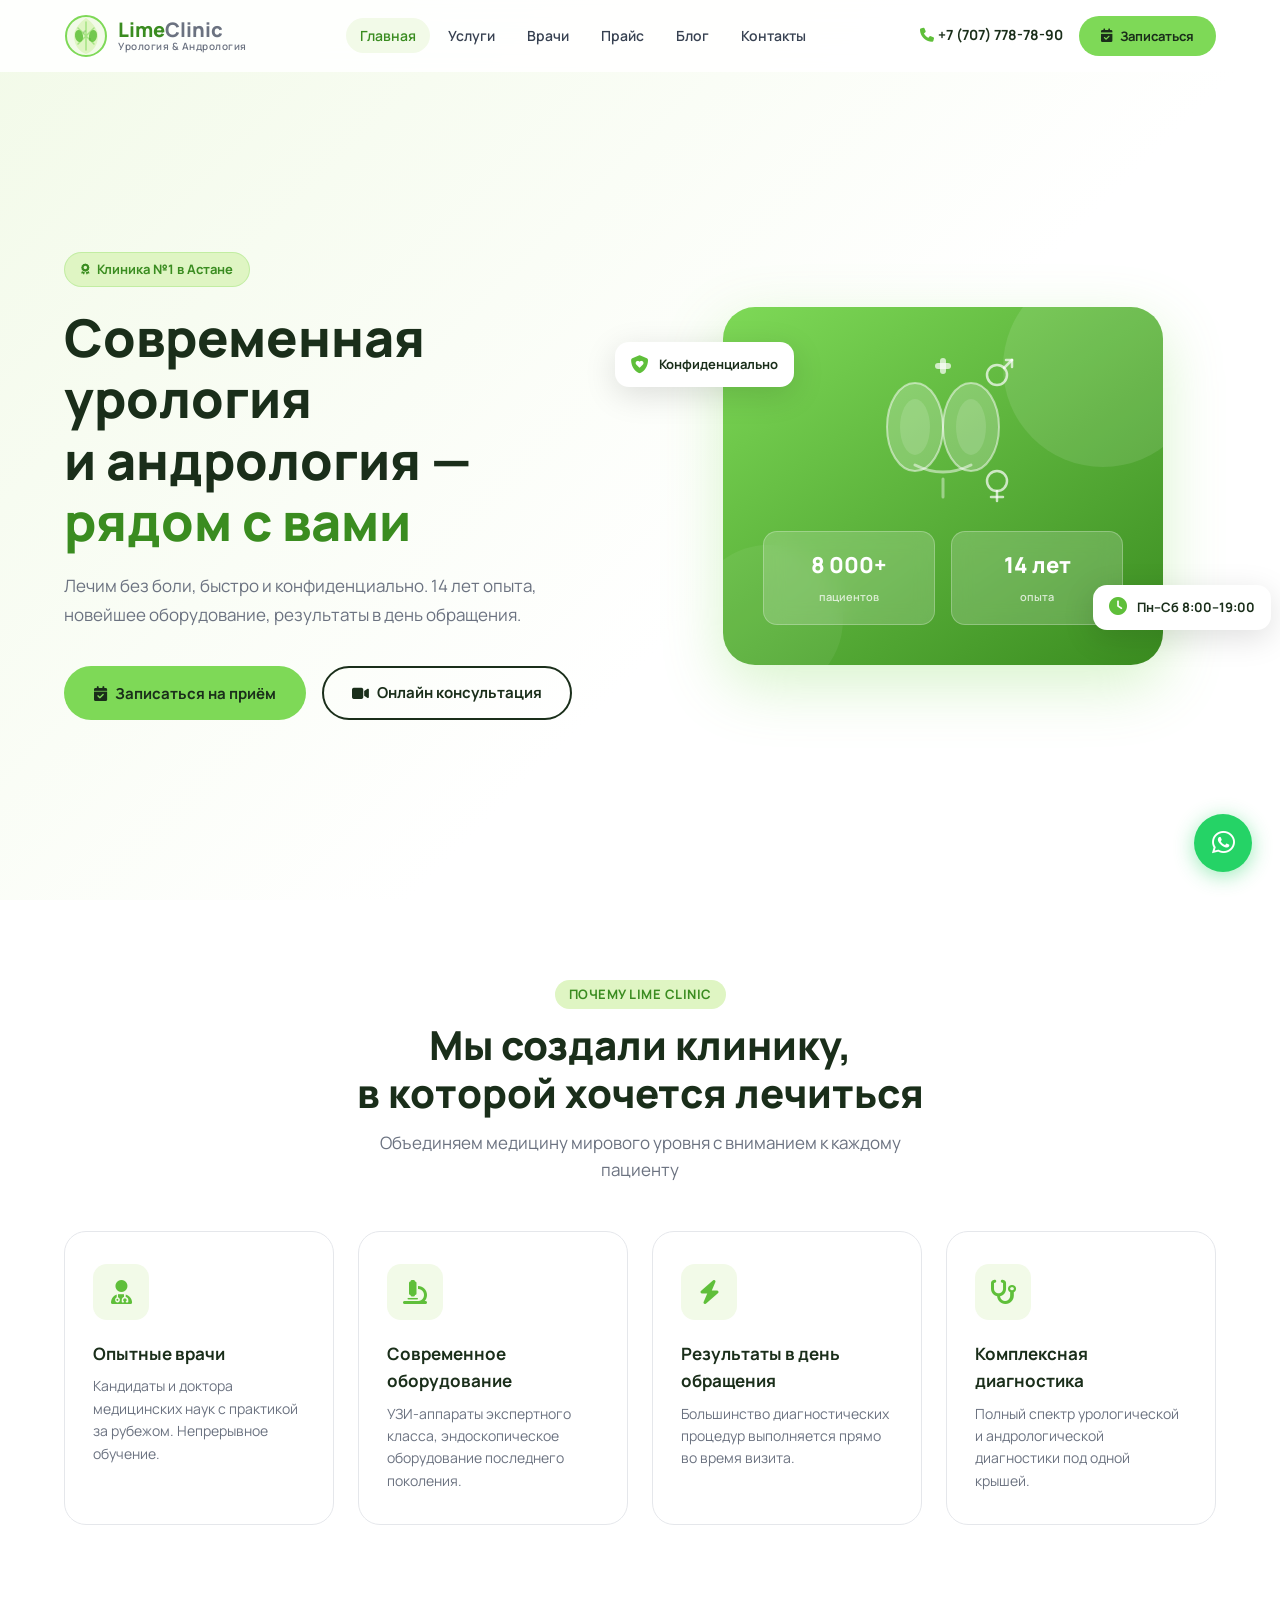
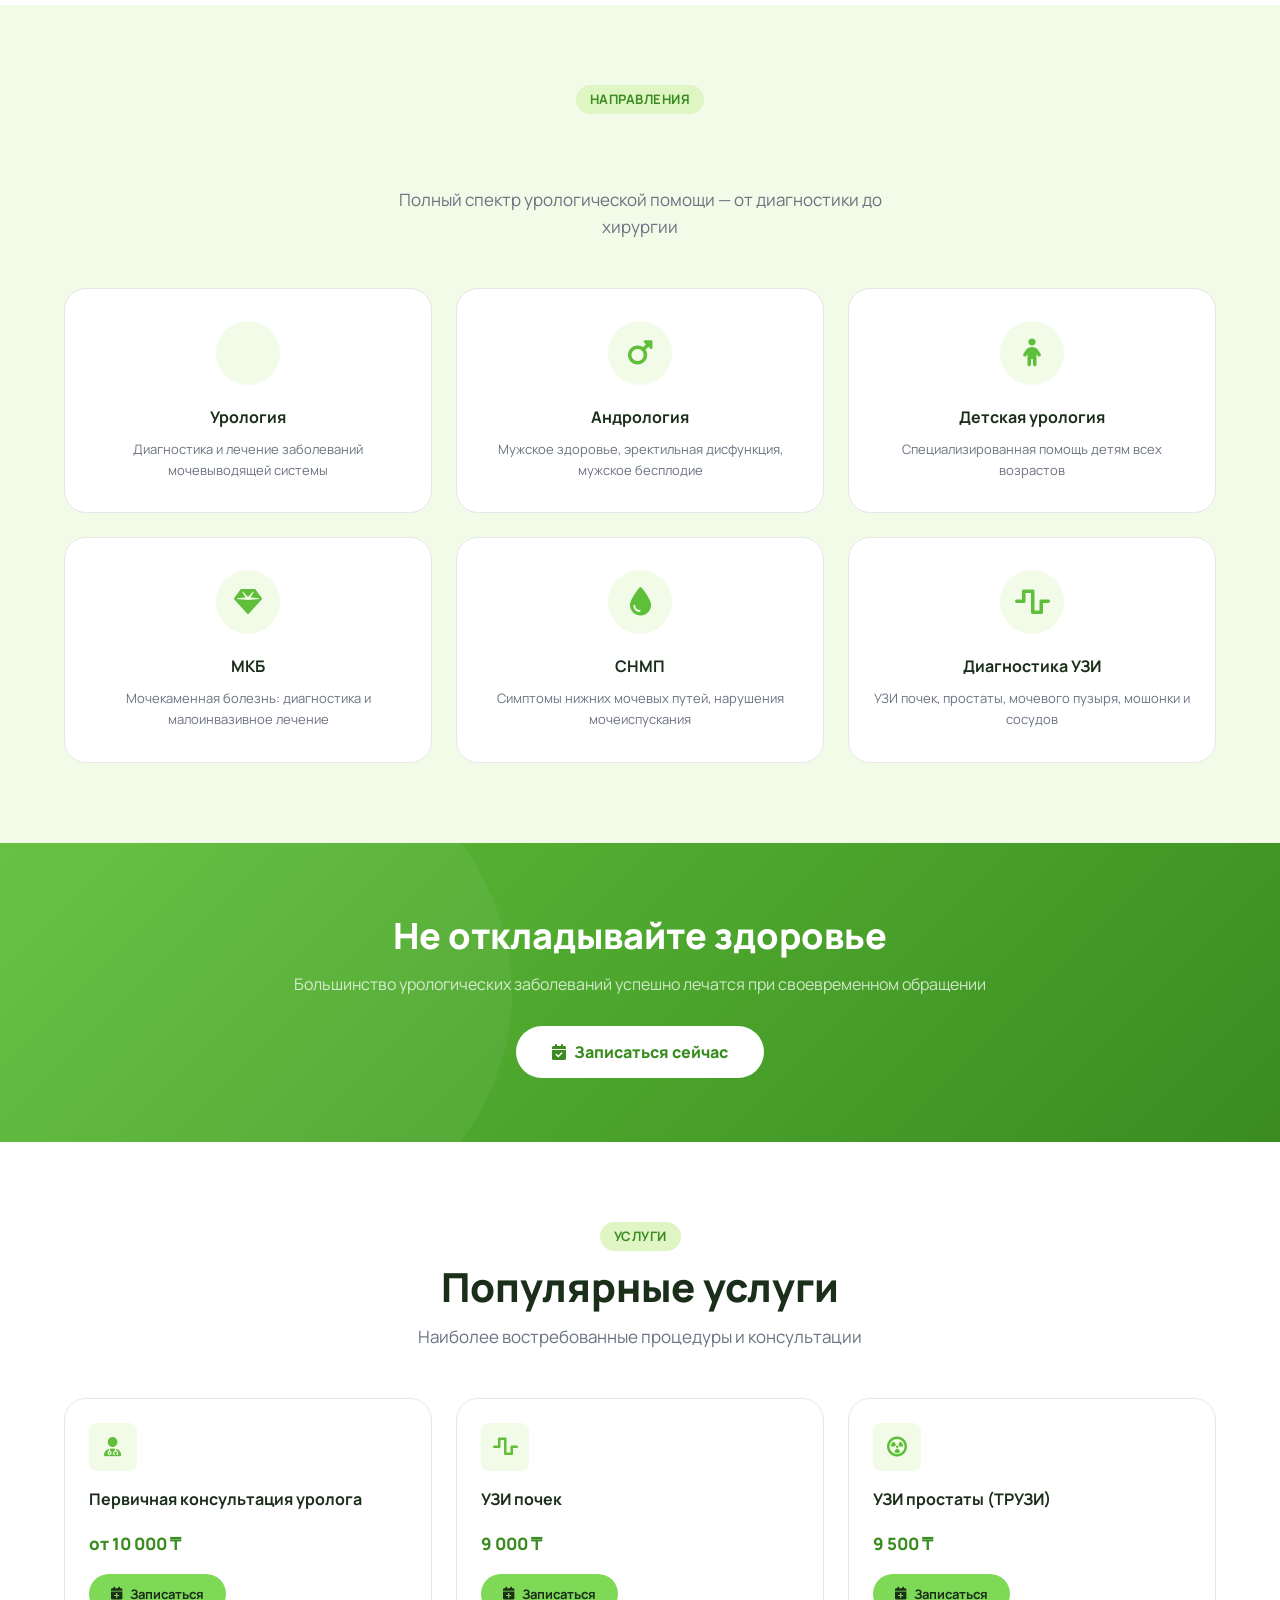
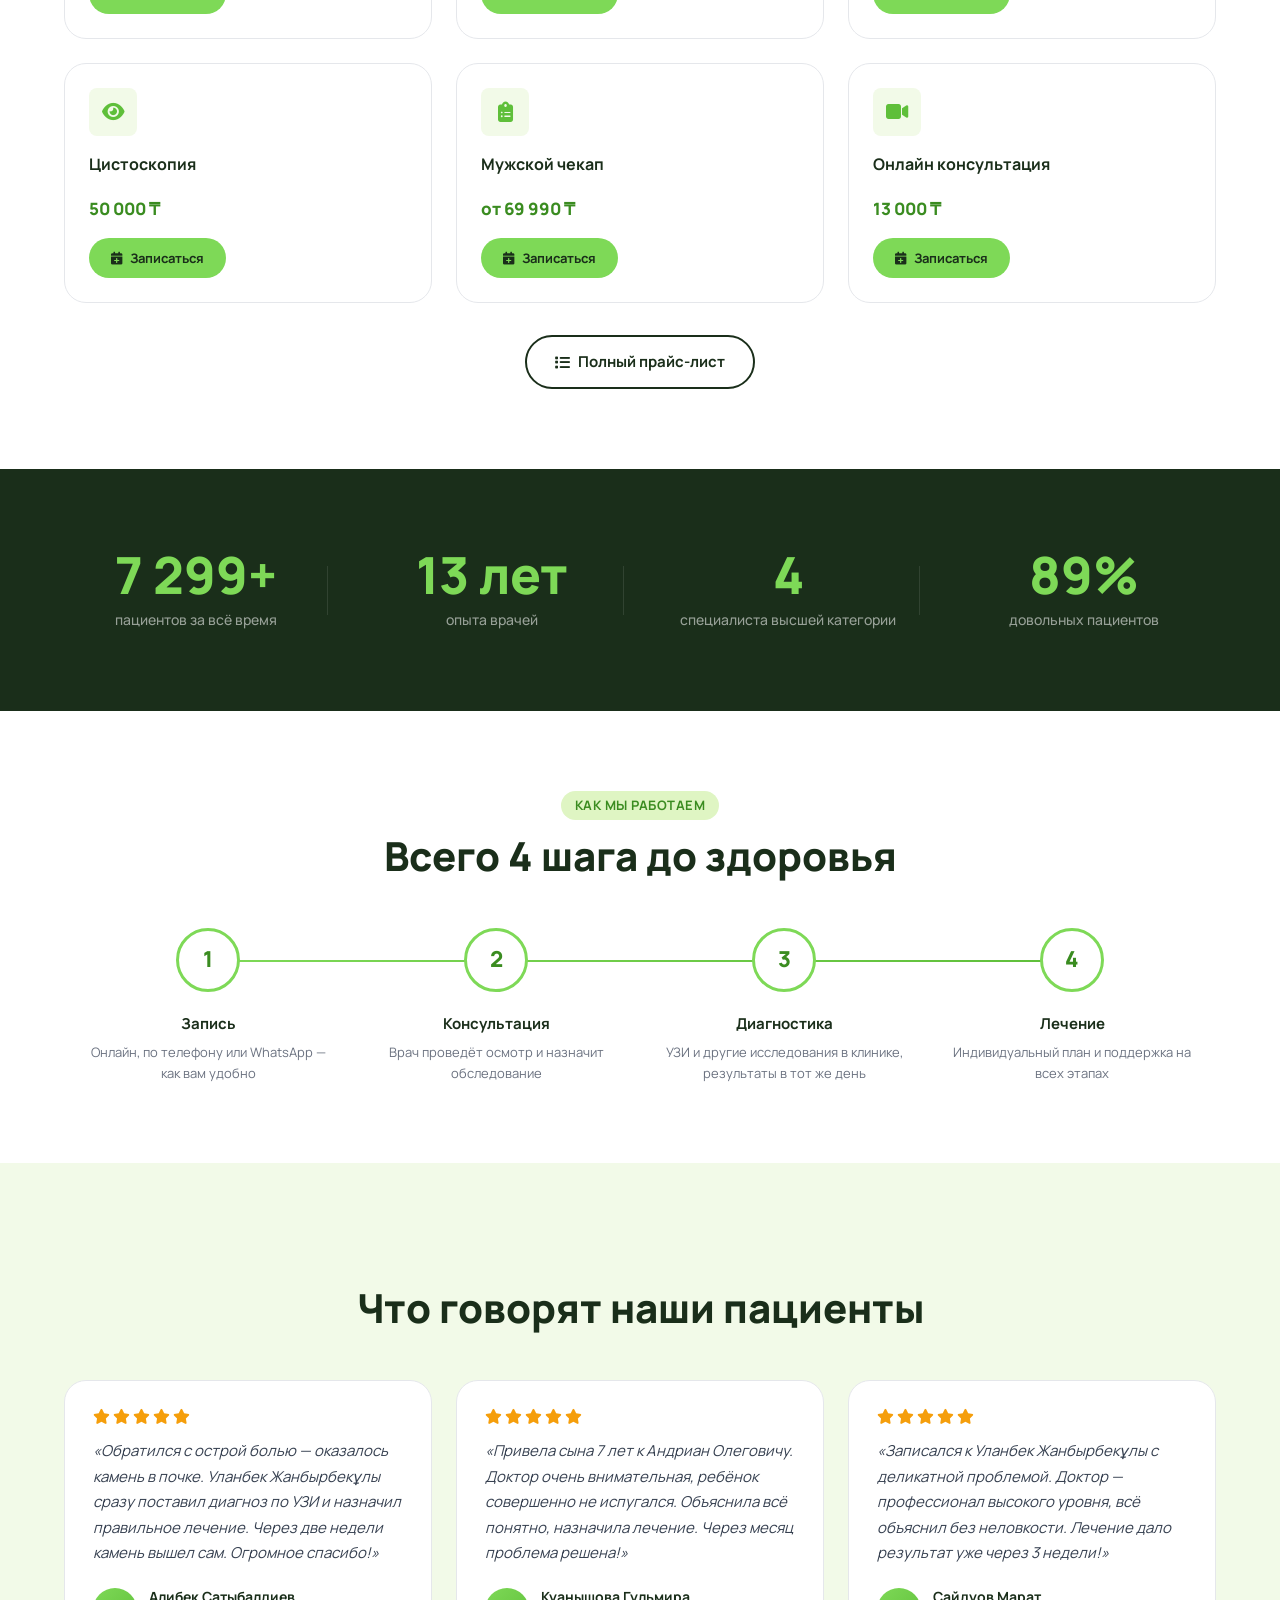
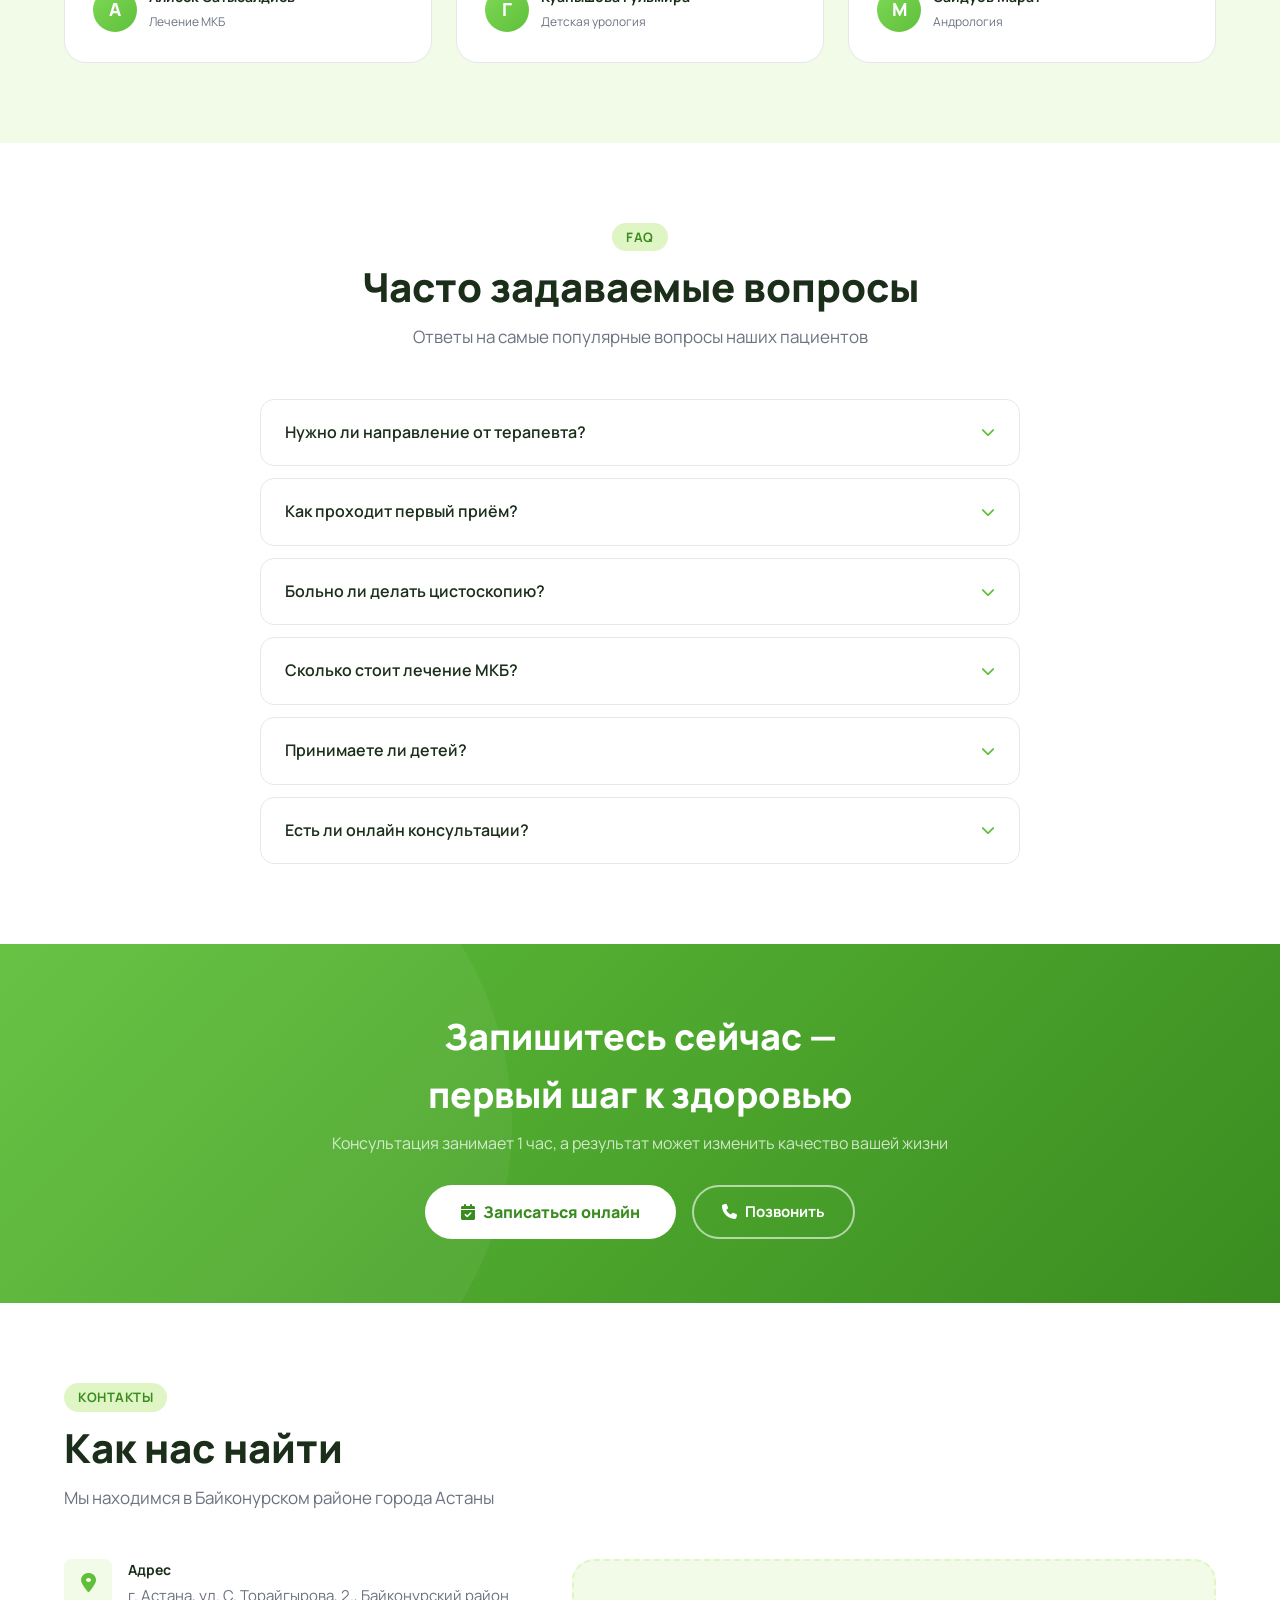
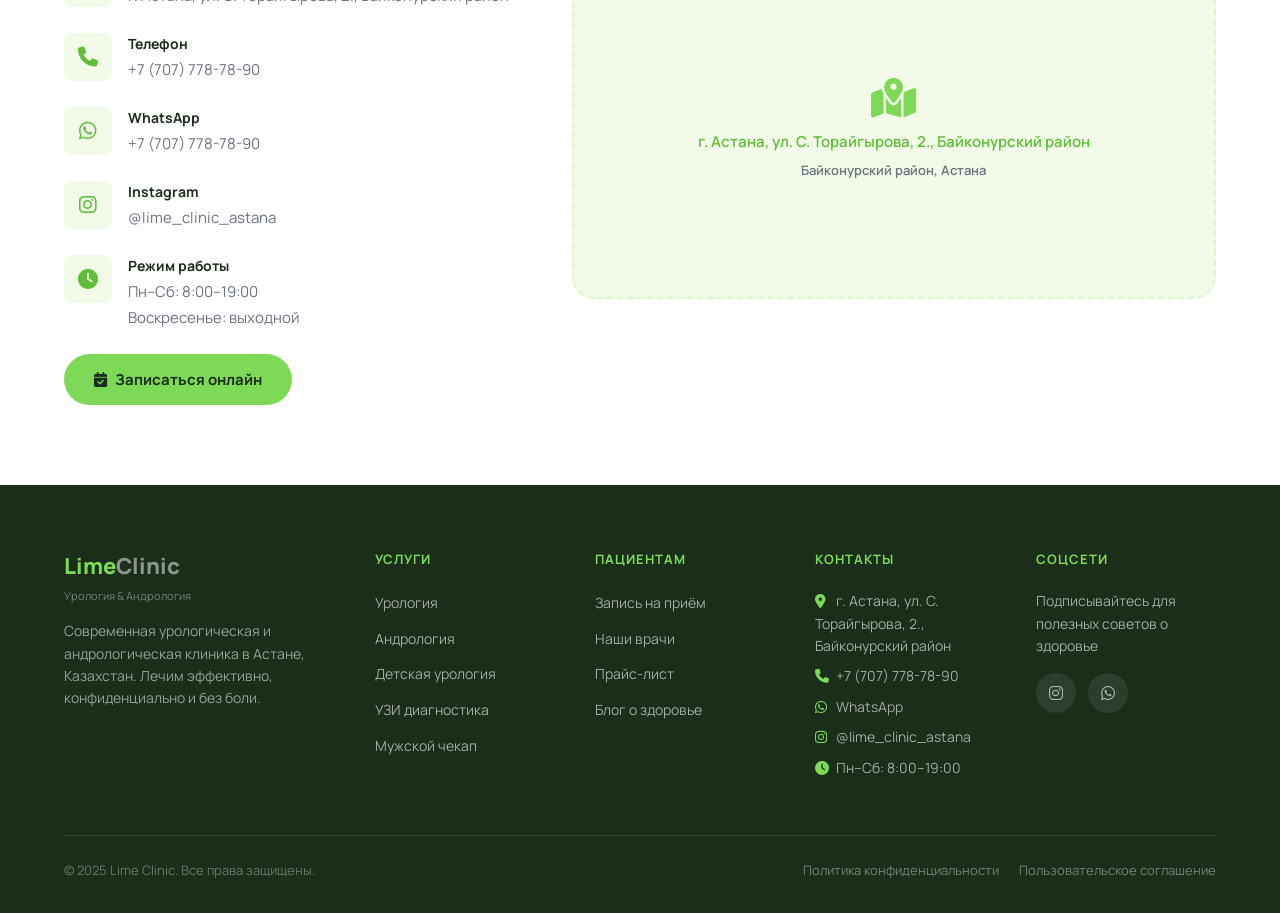
<file: index.html>
<!DOCTYPE html>
<html lang="ru">
<head>
  <meta charset="UTF-8" />
  <meta name="viewport" content="width=device-width, initial-scale=1.0" />
  <title>Lime Clinic — Урология и Андрология в Астане</title>
  <meta name="description" content="Lime Clinic — ведущий урологический и андрологический центр в Астане, Казахстан. Опытные врачи, современное оборудование, результаты в день обращения. Запись онлайн." />
  <meta name="keywords" content="уролог Астана, андролог Астана, урология, андрология, лечение МКБ, лечение простаты, УЗИ почек, детская урология, клиника Астана" />
  <link rel="stylesheet" href="styles.css" />
  <link rel="stylesheet" href="https://cdnjs.cloudflare.com/ajax/libs/font-awesome/6.5.0/css/all.min.css" />
  <link rel="preconnect" href="https://fonts.googleapis.com" />
  <link rel="preconnect" href="https://fonts.gstatic.com" crossorigin />
  <link href="https://fonts.googleapis.com/css2?family=Manrope:wght@300;400;500;600;700;800&display=swap" rel="stylesheet" />
</head>
<body>

<!-- NAV -->
<nav class="nav" id="main-nav">
  <div class="nav__inner">
    <a class="nav__logo" href="index.html">
      <svg viewBox="0 0 44 44" fill="none" xmlns="http://www.w3.org/2000/svg" width="44" height="44">
        <circle cx="22" cy="22" r="20" fill="#f2fae8" stroke="#7ED957" stroke-width="2"/>
        <path d="M22 4 C22 4 10 12 10 22 C10 32 16 38 22 40 C28 38 34 32 34 22 C34 12 22 4 22 4Z" fill="#dff5c3"/>
        <path d="M22 8 L22 36 M14 14 L30 30 M14 30 L30 14" stroke="#7ED957" stroke-width="1.5" stroke-linecap="round" opacity="0.6"/>
        <ellipse cx="15" cy="22" rx="4" ry="6" fill="#5FBF3A" opacity="0.85" transform="rotate(-10 15 22)"/>
        <ellipse cx="29" cy="22" rx="4" ry="6" fill="#5FBF3A" opacity="0.85" transform="rotate(10 29 22)"/>
        <text x="18" y="20" font-size="6" fill="#3a8c20" font-weight="bold">&#9794;</text>
        <text x="24" y="27" font-size="5" fill="#3a8c20" font-weight="bold">&#9792;</text>
      </svg>
      <div class="nav__logo-text">
        <div class="logo-name"><span class="lime">Lime</span><span class="gray">Clinic</span></div>
        <div class="logo-sub">Урология &amp; Андрология</div>
      </div>
    </a>
    <ul class="nav__links">
      <li><a href="index.html" class="active">Главная</a></li>
      <li><a href="services.html">Услуги</a></li>
      <li><a href="doctors.html">Врачи</a></li>
      <li><a href="prices.html">Прайс</a></li>
      <li><a href="blog.html">Блог</a></li>
      <li><a href="#contacts">Контакты</a></li>
    </ul>
    <div class="nav__right">
      <a class="nav__phone" href="tel:+77077787890"><i class="fa-solid fa-phone"></i>+7 (707) 778-78-90</a>
      <button class="btn-primary btn-sm" data-booking><i class="fa-solid fa-calendar-check"></i> Записаться</button>
      <div class="nav__burger" id="nav-burger"><span></span><span></span><span></span></div>
    </div>
  </div>
</nav>
<div class="nav__mobile" id="nav-mobile">
  <a href="index.html">Главная</a>
  <a href="services.html">Услуги</a>
  <a href="doctors.html">Врачи</a>
  <a href="prices.html">Прайс</a>
  <a href="blog.html">Блог</a>
  <a href="#contacts">Контакты</a>
  <a href="tel:+77077787890" class="mobile-phone"><i class="fa-solid fa-phone"></i> +7 (707) 778-78-90</a>
  <button class="btn-primary" data-booking><i class="fa-solid fa-calendar-check"></i> Записаться</button>
</div>

<!-- HERO -->
<section class="hero">
  <div class="container">
    <div class="hero__inner">
      <div>
        <div class="hero__badge" data-reveal>
          <i class="fa-solid fa-award"></i> Клиника №1 в Астане
        </div>
        <h1 data-reveal data-delay="100">
          Современная урология<br>и андрология —<br><span>рядом с вами</span>
        </h1>
        <p class="lead" data-reveal data-delay="200">
          Лечим без боли, быстро и конфиденциально. 14 лет опыта, новейшее оборудование, результаты в день обращения.
        </p>
        <div class="hero__actions" data-reveal data-delay="300">
          <button class="btn-primary" data-booking>
            <i class="fa-solid fa-calendar-check"></i> Записаться на приём
          </button>
          <a href="booking.html" class="btn-outline">
            <i class="fa-solid fa-video"></i> Онлайн консультация
          </a>
        </div>
      </div>
      <div class="hero__visual" data-reveal="right">
        <div class="hero__float top-left">
          <i class="fa-solid fa-shield-heart"></i> Конфиденциально
        </div>
        <div class="hero__card">
          <div class="hero__card-svg">
            <svg viewBox="0 0 160 160" fill="none" xmlns="http://www.w3.org/2000/svg">
              <ellipse cx="52" cy="80" rx="28" ry="44" fill="rgba(255,255,255,0.22)" stroke="rgba(255,255,255,0.5)" stroke-width="2"/>
              <ellipse cx="108" cy="80" rx="28" ry="44" fill="rgba(255,255,255,0.22)" stroke="rgba(255,255,255,0.5)" stroke-width="2"/>
              <ellipse cx="52" cy="80" rx="15" ry="28" fill="rgba(255,255,255,0.13)"/>
              <ellipse cx="108" cy="80" rx="15" ry="28" fill="rgba(255,255,255,0.13)"/>
              <path d="M52 118 Q80 132 108 118" stroke="rgba(255,255,255,0.5)" stroke-width="3" fill="none" stroke-linecap="round"/>
              <path d="M80 132 L80 150" stroke="rgba(255,255,255,0.4)" stroke-width="3" stroke-linecap="round"/>
              <rect x="72" y="16" width="16" height="6" rx="3" fill="rgba(255,255,255,0.7)"/>
              <rect x="77" y="11" width="6" height="16" rx="3" fill="rgba(255,255,255,0.7)"/>
              <circle cx="134" cy="28" r="10" stroke="rgba(255,255,255,0.7)" stroke-width="2.5" fill="none"/>
              <line x1="141" y1="21" x2="149" y2="13" stroke="rgba(255,255,255,0.7)" stroke-width="2.5" stroke-linecap="round"/>
              <line x1="143" y1="13" x2="149" y2="13" stroke="rgba(255,255,255,0.7)" stroke-width="2.5" stroke-linecap="round"/>
              <line x1="149" y1="13" x2="149" y2="20" stroke="rgba(255,255,255,0.7)" stroke-width="2.5" stroke-linecap="round"/>
              <circle cx="134" cy="134" r="10" stroke="rgba(255,255,255,0.7)" stroke-width="2.5" fill="none"/>
              <line x1="134" y1="144" x2="134" y2="154" stroke="rgba(255,255,255,0.7)" stroke-width="2.5" stroke-linecap="round"/>
              <line x1="128" y1="150" x2="140" y2="150" stroke="rgba(255,255,255,0.7)" stroke-width="2.5" stroke-linecap="round"/>
            </svg>
          </div>
          <div class="hero__stats">
            <div class="hero__stat">
              <span class="num">8 000+</span>
              <span class="lbl">пациентов</span>
            </div>
            <div class="hero__stat">
              <span class="num">14 лет</span>
              <span class="lbl">опыта</span>
            </div>
          </div>
        </div>
        <div class="hero__float bottom-right">
          <i class="fa-solid fa-clock"></i> Пн–Сб 8:00–19:00
        </div>
      </div>
    </div>
  </div>
</section>

<!-- ADVANTAGES -->
<section class="sec">
  <div class="container">
    <div class="sh center">
      <div class="stag" data-reveal>Почему Lime Clinic</div>
      <h2 data-reveal data-delay="100">Мы создали клинику,<br>в которой хочется лечиться</h2>
      <p data-reveal data-delay="200">Объединяем медицину мирового уровня с вниманием к каждому пациенту</p>
    </div>
    <div class="grid-4">
      <div class="adv-card" data-reveal data-delay="100">
        <div class="adv-card__icon"><i class="fa-solid fa-user-doctor"></i></div>
        <h3>Опытные врачи</h3>
        <p>Кандидаты и доктора медицинских наук с практикой за рубежом. Непрерывное обучение.</p>
      </div>
      <div class="adv-card" data-reveal data-delay="200">
        <div class="adv-card__icon"><i class="fa-solid fa-microscope"></i></div>
        <h3>Современное оборудование</h3>
        <p>УЗИ-аппараты экспертного класса, эндоскопическое оборудование последнего поколения.</p>
      </div>
      <div class="adv-card" data-reveal data-delay="300">
        <div class="adv-card__icon"><i class="fa-solid fa-bolt"></i></div>
        <h3>Результаты в день обращения</h3>
        <p>Большинство диагностических процедур выполняется прямо во время визита.</p>
      </div>
      <div class="adv-card" data-reveal data-delay="400">
        <div class="adv-card__icon"><i class="fa-solid fa-stethoscope"></i></div>
        <h3>Комплексная диагностика</h3>
        <p>Полный спектр урологической и андрологической диагностики под одной крышей.</p>
      </div>
    </div>
  </div>
</section>

<!-- DIRECTIONS -->
<section class="sec-bg">
  <div class="container">
    <div class="sh center">
      <div class="stag" data-reveal>Направления</div>
      <h2 data-reveal data-delay="100">Наши специализации</h2>
      <p data-reveal data-delay="200">Полный спектр урологической помощи — от диагностики до хирургии</p>
    </div>
    <div class="grid-3">
      <a href="services.html" class="dir-card" data-reveal data-delay="100">
        <div class="dir-card__icon"><i class="fa-solid fa-kidneys"></i></div>
        <h3>Урология</h3>
        <p>Диагностика и лечение заболеваний мочевыводящей системы</p>
      </a>
      <a href="services.html" class="dir-card" data-reveal data-delay="150">
        <div class="dir-card__icon"><i class="fa-solid fa-mars"></i></div>
        <h3>Андрология</h3>
        <p>Мужское здоровье, эректильная дисфункция, мужское бесплодие</p>
      </a>
      <a href="services.html" class="dir-card" data-reveal data-delay="200">
        <div class="dir-card__icon"><i class="fa-solid fa-child"></i></div>
        <h3>Детская урология</h3>
        <p>Специализированная помощь детям всех возрастов</p>
      </a>
      <a href="services.html" class="dir-card" data-reveal data-delay="250">
        <div class="dir-card__icon"><i class="fa-solid fa-gem"></i></div>
        <h3>МКБ</h3>
        <p>Мочекаменная болезнь: диагностика и малоинвазивное лечение</p>
      </a>
      <a href="services.html" class="dir-card" data-reveal data-delay="300">
        <div class="dir-card__icon"><i class="fa-solid fa-droplet"></i></div>
        <h3>СНМП</h3>
        <p>Симптомы нижних мочевых путей, нарушения мочеиспускания</p>
      </a>
      <a href="services.html" class="dir-card" data-reveal data-delay="350">
        <div class="dir-card__icon"><i class="fa-solid fa-wave-square"></i></div>
        <h3>Диагностика УЗИ</h3>
        <p>УЗИ почек, простаты, мочевого пузыря, мошонки и сосудов</p>
      </a>
    </div>
  </div>
</section>

<!-- CTA STRIP 1 -->
<section class="cta-strip">
  <div class="container">
    <h2 data-reveal>Не откладывайте здоровье</h2>
    <p data-reveal data-delay="100">Большинство урологических заболеваний успешно лечатся при своевременном обращении</p>
    <button class="btn-white" data-booking data-reveal data-delay="200">
      <i class="fa-solid fa-calendar-check"></i> Записаться сейчас
    </button>
  </div>
</section>

<!-- POPULAR SERVICES -->
<section class="sec">
  <div class="container">
    <div class="sh center">
      <div class="stag" data-reveal>Услуги</div>
      <h2 data-reveal data-delay="100">Популярные услуги</h2>
      <p data-reveal data-delay="200">Наиболее востребованные процедуры и консультации</p>
    </div>
    <div class="grid-3">
      <div class="srv-card" data-reveal data-delay="100">
        <div class="srv-card__icon"><i class="fa-solid fa-user-doctor"></i></div>
        <h3>Первичная консультация уролога</h3>
        <div class="price">от 10 000 ₸</div>
        <button class="btn-primary btn-sm" data-booking><i class="fa-solid fa-calendar-plus"></i> Записаться</button>
      </div>
      <div class="srv-card" data-reveal data-delay="150">
        <div class="srv-card__icon"><i class="fa-solid fa-wave-square"></i></div>
        <h3>УЗИ почек</h3>
        <div class="price">9 000 ₸</div>
        <button class="btn-primary btn-sm" data-booking><i class="fa-solid fa-calendar-plus"></i> Записаться</button>
      </div>
      <div class="srv-card" data-reveal data-delay="200">
        <div class="srv-card__icon"><i class="fa-solid fa-circle-radiation"></i></div>
        <h3>УЗИ простаты (ТРУЗИ)</h3>
        <div class="price">9 500 ₸</div>
        <button class="btn-primary btn-sm" data-booking><i class="fa-solid fa-calendar-plus"></i> Записаться</button>
      </div>
      <div class="srv-card" data-reveal data-delay="250">
        <div class="srv-card__icon"><i class="fa-solid fa-eye"></i></div>
        <h3>Цистоскопия</h3>
        <div class="price">50 000 ₸</div>
        <button class="btn-primary btn-sm" data-booking><i class="fa-solid fa-calendar-plus"></i> Записаться</button>
      </div>
      <div class="srv-card" data-reveal data-delay="300">
        <div class="srv-card__icon"><i class="fa-solid fa-clipboard-list"></i></div>
        <h3>Мужской чекап</h3>
        <div class="price">от 69 990 ₸</div>
        <button class="btn-primary btn-sm" data-booking><i class="fa-solid fa-calendar-plus"></i> Записаться</button>
      </div>
      <div class="srv-card" data-reveal data-delay="350">
        <div class="srv-card__icon"><i class="fa-solid fa-video"></i></div>
        <h3>Онлайн консультация</h3>
        <div class="price">13 000 ₸</div>
        <button class="btn-primary btn-sm" data-booking><i class="fa-solid fa-calendar-plus"></i> Записаться</button>
      </div>
    </div>
    <div class="text-center mt-32" data-reveal>
      <a href="prices.html" class="btn-outline"><i class="fa-solid fa-list"></i> Полный прайс-лист</a>
    </div>
  </div>
</section>

<!-- STATS -->
<section class="stats-section">
  <div class="container">
    <div class="stats-grid">
      <div class="stat-item" data-reveal data-delay="100">
        <div class="stat-num"><span data-count="8000">0</span>+</div>
        <div class="stat-lbl">пациентов за всё время</div>
      </div>
      <div class="stat-item" data-reveal data-delay="200">
        <div class="stat-num"><span data-count="14">0</span> лет</div>
        <div class="stat-lbl">опыта врачей</div>
      </div>
      <div class="stat-item" data-reveal data-delay="300">
        <div class="stat-num"><span data-count="4">0</span></div>
        <div class="stat-lbl">специалиста высшей категории</div>
      </div>
      <div class="stat-item" data-reveal data-delay="400">
        <div class="stat-num"><span data-count="98">0</span>%</div>
        <div class="stat-lbl">довольных пациентов</div>
      </div>
    </div>
  </div>
</section>

<!-- PROCESS -->
<section class="sec">
  <div class="container">
    <div class="sh center">
      <div class="stag" data-reveal>Как мы работаем</div>
      <h2 data-reveal data-delay="100">Всего 4 шага до здоровья</h2>
    </div>
    <div class="process-steps" data-reveal>
      <div class="step-item">
        <div class="step-num">1</div>
        <h3>Запись</h3>
        <p>Онлайн, по телефону или WhatsApp — как вам удобно</p>
      </div>
      <div class="step-item">
        <div class="step-num">2</div>
        <h3>Консультация</h3>
        <p>Врач проведёт осмотр и назначит обследование</p>
      </div>
      <div class="step-item">
        <div class="step-num">3</div>
        <h3>Диагностика</h3>
        <p>УЗИ и другие исследования в клинике, результаты в тот же день</p>
      </div>
      <div class="step-item">
        <div class="step-num">4</div>
        <h3>Лечение</h3>
        <p>Индивидуальный план и поддержка на всех этапах</p>
      </div>
    </div>
  </div>
</section>

<!-- REVIEWS -->
<section class="sec-bg">
  <div class="container">
    <div class="sh center">
      <div class="stag" data-reveal>Отзывы</div>
      <h2 data-reveal data-delay="100">Что говорят наши пациенты</h2>
    </div>
    <div class="grid-3">
      <div class="review-card" data-reveal data-delay="100">
        <div class="review-stars">
          <i class="fa-solid fa-star"></i><i class="fa-solid fa-star"></i><i class="fa-solid fa-star"></i><i class="fa-solid fa-star"></i><i class="fa-solid fa-star"></i>
        </div>
        <p>«Обратился с острой болью — оказалось камень в почке. Уланбек Жанбырбекұлы сразу поставил диагноз по УЗИ и назначил правильное лечение. Через две недели камень вышел сам. Огромное спасибо!»</p>
        <div class="review-author">
          <div class="review-avatar">А</div>
          <div class="review-info">
            <strong>Алибек Сатыбалдиев</strong>
            <span>Лечение МКБ</span>
          </div>
        </div>
      </div>
      <div class="review-card" data-reveal data-delay="200">
        <div class="review-stars">
          <i class="fa-solid fa-star"></i><i class="fa-solid fa-star"></i><i class="fa-solid fa-star"></i><i class="fa-solid fa-star"></i><i class="fa-solid fa-star"></i>
        </div>
        <p>«Привела сына 7 лет к Андриан Олеговичу. Доктор очень внимательная, ребёнок совершенно не испугался. Объяснила всё понятно, назначила лечение. Через месяц проблема решена!»</p>
        <div class="review-author">
          <div class="review-avatar">Г</div>
          <div class="review-info">
            <strong>Куанышова Гульмира</strong>
            <span>Детская урология</span>
          </div>
        </div>
      </div>
      <div class="review-card" data-reveal data-delay="300">
        <div class="review-stars">
          <i class="fa-solid fa-star"></i><i class="fa-solid fa-star"></i><i class="fa-solid fa-star"></i><i class="fa-solid fa-star"></i><i class="fa-solid fa-star"></i>
        </div>
        <p>«Записался к Уланбек Жанбырбекұлы с деликатной проблемой. Доктор — профессионал высокого уровня, всё объяснил без неловкости. Лечение дало результат уже через 3 недели!»</p>
        <div class="review-author">
          <div class="review-avatar">М</div>
          <div class="review-info">
            <strong>Сайдуов Марат</strong>
            <span>Андрология</span>
          </div>
        </div>
      </div>
    </div>
  </div>
</section>

<!-- FAQ -->
<section class="sec">
  <div class="container">
    <div class="sh center">
      <div class="stag" data-reveal>FAQ</div>
      <h2 data-reveal data-delay="100">Часто задаваемые вопросы</h2>
      <p data-reveal data-delay="200">Ответы на самые популярные вопросы наших пациентов</p>
    </div>
    <div style="max-width:760px;margin:0 auto;" data-reveal>
      <div class="faq-list">
        <div class="faq-item">
          <div class="faq-q">Нужно ли направление от терапевта?<i class="fa-solid fa-chevron-down"></i></div>
          <div class="faq-a"><p>Нет, направление не нужно. Вы можете обратиться к нашим специалистам напрямую. Просто запишитесь онлайн или по телефону и приходите в удобное время.</p></div>
        </div>
        <div class="faq-item">
          <div class="faq-q">Как проходит первый приём?<i class="fa-solid fa-chevron-down"></i></div>
          <div class="faq-a"><p>Первичный приём длится 40–60 минут. Врач выслушает жалобы, изучит анамнез, проведёт осмотр и при необходимости назначит диагностику. После первого визита вы получите чёткий план лечения.</p></div>
        </div>
        <div class="faq-item">
          <div class="faq-q">Больно ли делать цистоскопию?<i class="fa-solid fa-chevron-down"></i></div>
          <div class="faq-a"><p>Цистоскопия проводится с местной анестезией — большинство пациентов описывают лишь небольшой дискомфорт. Мы используем гибкий цистоскоп нового поколения, что делает процедуру значительно комфортнее.</p></div>
        </div>
        <div class="faq-item">
          <div class="faq-q">Сколько стоит лечение МКБ?<i class="fa-solid fa-chevron-down"></i></div>
          <div class="faq-a"><p>Стоимость зависит от размера и расположения камня. Консервативное лечение — от 10 000 ₸. Нефролитотрипсия — от 350 000 ₸. Точная стоимость определяется после диагностики. Смотрите прайс-лист.</p></div>
        </div>
        <div class="faq-item">
          <div class="faq-q">Принимаете ли детей?<i class="fa-solid fa-chevron-down"></i></div>
          <div class="faq-a"><p>Да! Наши врачи — Жанбырбекұлы Уланбек и Леонтьев Андриан Олегович — ведут приём детей по урологии и андрологии. Принимаем пациентов от 1 года. Приём проходит в доброжелательной атмосфере.</p></div>
        </div>
        <div class="faq-item">
          <div class="faq-q">Есть ли онлайн консультации?<i class="fa-solid fa-chevron-down"></i></div>
          <div class="faq-a"><p>Да, мы проводим онлайн-консультации через WhatsApp или видеозвонок. Стоимость — 13 000 ₸. Подходит для разбора анализов, повторных консультаций и вопросов по лечению.</p></div>
        </div>
      </div>
    </div>
  </div>
</section>

<!-- CTA STRIP 2 -->
<section class="cta-strip">
  <div class="container">
    <h2 data-reveal>Запишитесь сейчас —<br>первый шаг к здоровью</h2>
    <p data-reveal data-delay="100">Консультация занимает 1 час, а результат может изменить качество вашей жизни</p>
    <div style="display:flex;gap:16px;justify-content:center;flex-wrap:wrap;" data-reveal data-delay="200">
      <button class="btn-white" data-booking><i class="fa-solid fa-calendar-check"></i> Записаться онлайн</button>
      <a href="tel:+77077787890" class="btn-outline-white"><i class="fa-solid fa-phone"></i> Позвонить</a>
    </div>
  </div>
</section>

<!-- CONTACTS -->
<section class="sec" id="contacts">
  <div class="container">
    <div class="sh">
      <div class="stag" data-reveal>Контакты</div>
      <h2 data-reveal data-delay="100">Как нас найти</h2>
      <p data-reveal data-delay="200">Мы находимся в Байконурском районе города Астаны</p>
    </div>
    <div class="contacts-grid">
      <div data-reveal="left">
        <div class="contact-item">
          <div class="contact-icon"><i class="fa-solid fa-location-dot"></i></div>
          <div><strong>Адрес</strong><span>г. Астана, ул. С. Торайгырова, 2., Байконурский район</span></div>
        </div>
        <div class="contact-item">
          <div class="contact-icon"><i class="fa-solid fa-phone"></i></div>
          <div><strong>Телефон</strong><a href="tel:+77077787890">+7 (707) 778-78-90</a></div>
        </div>
        <div class="contact-item">
          <div class="contact-icon"><i class="fa-brands fa-whatsapp"></i></div>
          <div><strong>WhatsApp</strong><a href="https://api.whatsapp.com/send/?phone=77077787890" target="_blank">+7 (707) 778-78-90</a></div>
        </div>
        <div class="contact-item">
          <div class="contact-icon"><i class="fa-brands fa-instagram"></i></div>
          <div><strong>Instagram</strong><a href="https://instagram.com/lime_clinic_astana" target="_blank">@lime_clinic_astana</a></div>
        </div>
        <div class="contact-item">
          <div class="contact-icon"><i class="fa-solid fa-clock"></i></div>
          <div><strong>Режим работы</strong><span>Пн–Сб: 8:00–19:00<br>Воскресенье: выходной</span></div>
        </div>
        <div style="margin-top:24px;">
          <button class="btn-primary" data-booking><i class="fa-solid fa-calendar-check"></i> Записаться онлайн</button>
        </div>
      </div>
      <div data-reveal="right">
        <div class="map-placeholder">
          <i class="fa-solid fa-map-location-dot"></i>
          г. Астана, ул. С. Торайгырова, 2., Байконурский район
          <span style="font-size:13px;color:var(--gray);margin-top:6px;display:block;">Байконурский район, Астана</span>
        </div>
      </div>
    </div>
  </div>
</section>

<!-- FOOTER -->
<footer class="footer">
  <div class="container">
    <div class="footer__top">
      <div class="footer__brand">
        <div class="logo-name"><span class="lime">Lime</span><span class="gray">Clinic</span></div>
        <div class="logo-sub">Урология &amp; Андрология</div>
        <p class="footer__tagline">Современная урологическая и андрологическая клиника в Астане, Казахстан. Лечим эффективно, конфиденциально и без боли.</p>
      </div>
      <div class="footer__col">
        <h4>Услуги</h4>
        <ul>
          <li><a href="services.html">Урология</a></li>
          <li><a href="services.html">Андрология</a></li>
          <li><a href="services.html">Детская урология</a></li>
          <li><a href="services.html">УЗИ диагностика</a></li>
          <li><a href="prices.html">Мужской чекап</a></li>
        </ul>
      </div>
      <div class="footer__col">
        <h4>Пациентам</h4>
        <ul>
          <li><a href="booking.html">Запись на приём</a></li>
          <li><a href="doctors.html">Наши врачи</a></li>
          <li><a href="prices.html">Прайс-лист</a></li>
          <li><a href="blog.html">Блог о здоровье</a></li>
        </ul>
      </div>
      <div class="footer__col">
        <h4>Контакты</h4>
        <p><i class="fa-solid fa-location-dot"></i> г. Астана, ул. С. Торайгырова, 2., Байконурский район</p>
        <p><i class="fa-solid fa-phone"></i> <a href="tel:+77077787890">+7 (707) 778-78-90</a></p>
        <p><i class="fa-brands fa-whatsapp"></i> <a href="https://api.whatsapp.com/send/?phone=77077787890" target="_blank">WhatsApp</a></p>
        <p><i class="fa-brands fa-instagram"></i> <a href="https://instagram.com/lime_clinic_astana" target="_blank">@lime_clinic_astana</a></p>
        <p><i class="fa-solid fa-clock"></i> Пн–Сб: 8:00–19:00</p>
      </div>
      <div class="footer__col">
        <h4>Соцсети</h4>
        <p>Подписывайтесь для полезных советов о здоровье</p>
        <div class="footer__socials">
          <a href="https://instagram.com/lime_clinic_astana" target="_blank" aria-label="Instagram"><i class="fa-brands fa-instagram"></i></a>
          <a href="https://api.whatsapp.com/send/?phone=77077787890" target="_blank" aria-label="WhatsApp"><i class="fa-brands fa-whatsapp"></i></a>
        </div>
      </div>
    </div>
    <div class="footer__bottom">
      <p>&copy; 2025 Lime Clinic. Все права защищены.</p>
      <div style="display:flex;gap:20px;">
        <a href="#">Политика конфиденциальности</a>
        <a href="#">Пользовательское соглашение</a>
      </div>
    </div>
  </div>
</footer>

<!-- BOOKING MODAL -->
<div class="modal-overlay" id="booking-modal">
  <div class="modal-card">
    <button class="modal-close" onclick="BookingModal.close()"><i class="fa-solid fa-xmark"></i></button>
    <div class="modal-title">Запись на приём</div>
    <div class="modal-subtitle">Заполните форму — мы свяжемся для подтверждения</div>
    <div class="step-dots">
      <div class="step-dot active">1</div>
      <div class="step-line"></div>
      <div class="step-dot">2</div>
      <div class="step-line"></div>
      <div class="step-dot">3</div>
      <div class="step-line"></div>
      <div class="step-dot">4</div>
    </div>
    <div class="step-labels">
      <span class="active">Врач</span>
      <span>Дата</span>
      <span>Время</span>
      <span>Данные</span>
    </div>
    <div class="modal-step active" id="modal-step-1">
      <h3 style="font-size:17px;font-weight:700;color:var(--navy);margin-bottom:16px;">Выберите врача</h3>
      <div class="doc-select-cards" id="modal-doctors"></div>
    </div>
    <div class="modal-step" id="modal-step-2">
      <h3 style="font-size:17px;font-weight:700;color:var(--navy);margin-bottom:16px;">Выберите дату</h3>
      <div id="modal-calendar"></div>
    </div>
    <div class="modal-step" id="modal-step-3">
      <h3 style="font-size:17px;font-weight:700;color:var(--navy);margin-bottom:8px;">Выберите время</h3>
      <p style="font-size:13px;color:var(--gray);margin-bottom:16px;"><i class="fa-solid fa-circle-xmark" style="color:#ef4444;margin-right:4px;"></i>Зачёркнутые слоты уже заняты</p>
      <div id="modal-times"></div>
    </div>
    <div class="modal-step" id="modal-step-4">
      <h3 style="font-size:17px;font-weight:700;color:var(--navy);margin-bottom:16px;">Ваши данные</h3>
      <div class="form-group">
        <label>Ваше имя <span class="req">*</span></label>
        <input type="text" class="form-control" id="modal-name" placeholder="Иван Иванов" />
      </div>
      <div class="form-group">
        <label>Телефон <span class="req">*</span></label>
        <input type="tel" class="form-control" id="modal-phone" placeholder="+7 (___) ___-__-__" />
      </div>
      <div class="form-group">
        <label>Email <span style="color:var(--gray);font-weight:400;">(необязательно)</span></label>
        <input type="email" class="form-control" id="modal-email" placeholder="example@mail.kz" />
      </div>
      <div class="form-group">
        <label>Комментарий <span style="color:var(--gray);font-weight:400;">(необязательно)</span></label>
        <textarea class="form-control" rows="3" placeholder="Опишите вашу проблему..."></textarea>
      </div>
      <div class="form-check">
        <input type="checkbox" id="modal-privacy" checked />
        <label for="modal-privacy">Согласен(а) с <a href="#">политикой конфиденциальности</a></label>
      </div>
    </div>
    <div class="modal-nav">
      <button class="btn-outline" id="modal-prev" style="display:none;"><i class="fa-solid fa-arrow-left"></i> Назад</button>
      <button class="btn-primary" id="modal-next">Далее <i class="fa-solid fa-arrow-right"></i></button>
    </div>
  </div>
</div>

<!-- WhatsApp -->
<a href="https://api.whatsapp.com/send/?phone=77077787890" class="wa-btn" target="_blank" aria-label="WhatsApp">
  <i class="fa-brands fa-whatsapp"></i>
</a>

<!-- Mobile CTA -->
<div class="mobile-cta" id="mobile-sticky-cta">
  <button class="btn-primary" id="mobile-cta-btn" data-booking>
    <i class="fa-solid fa-calendar-check"></i> Записаться на приём
  </button>
</div>

<script src="script.js"></script>
</body>
</html>
</file>
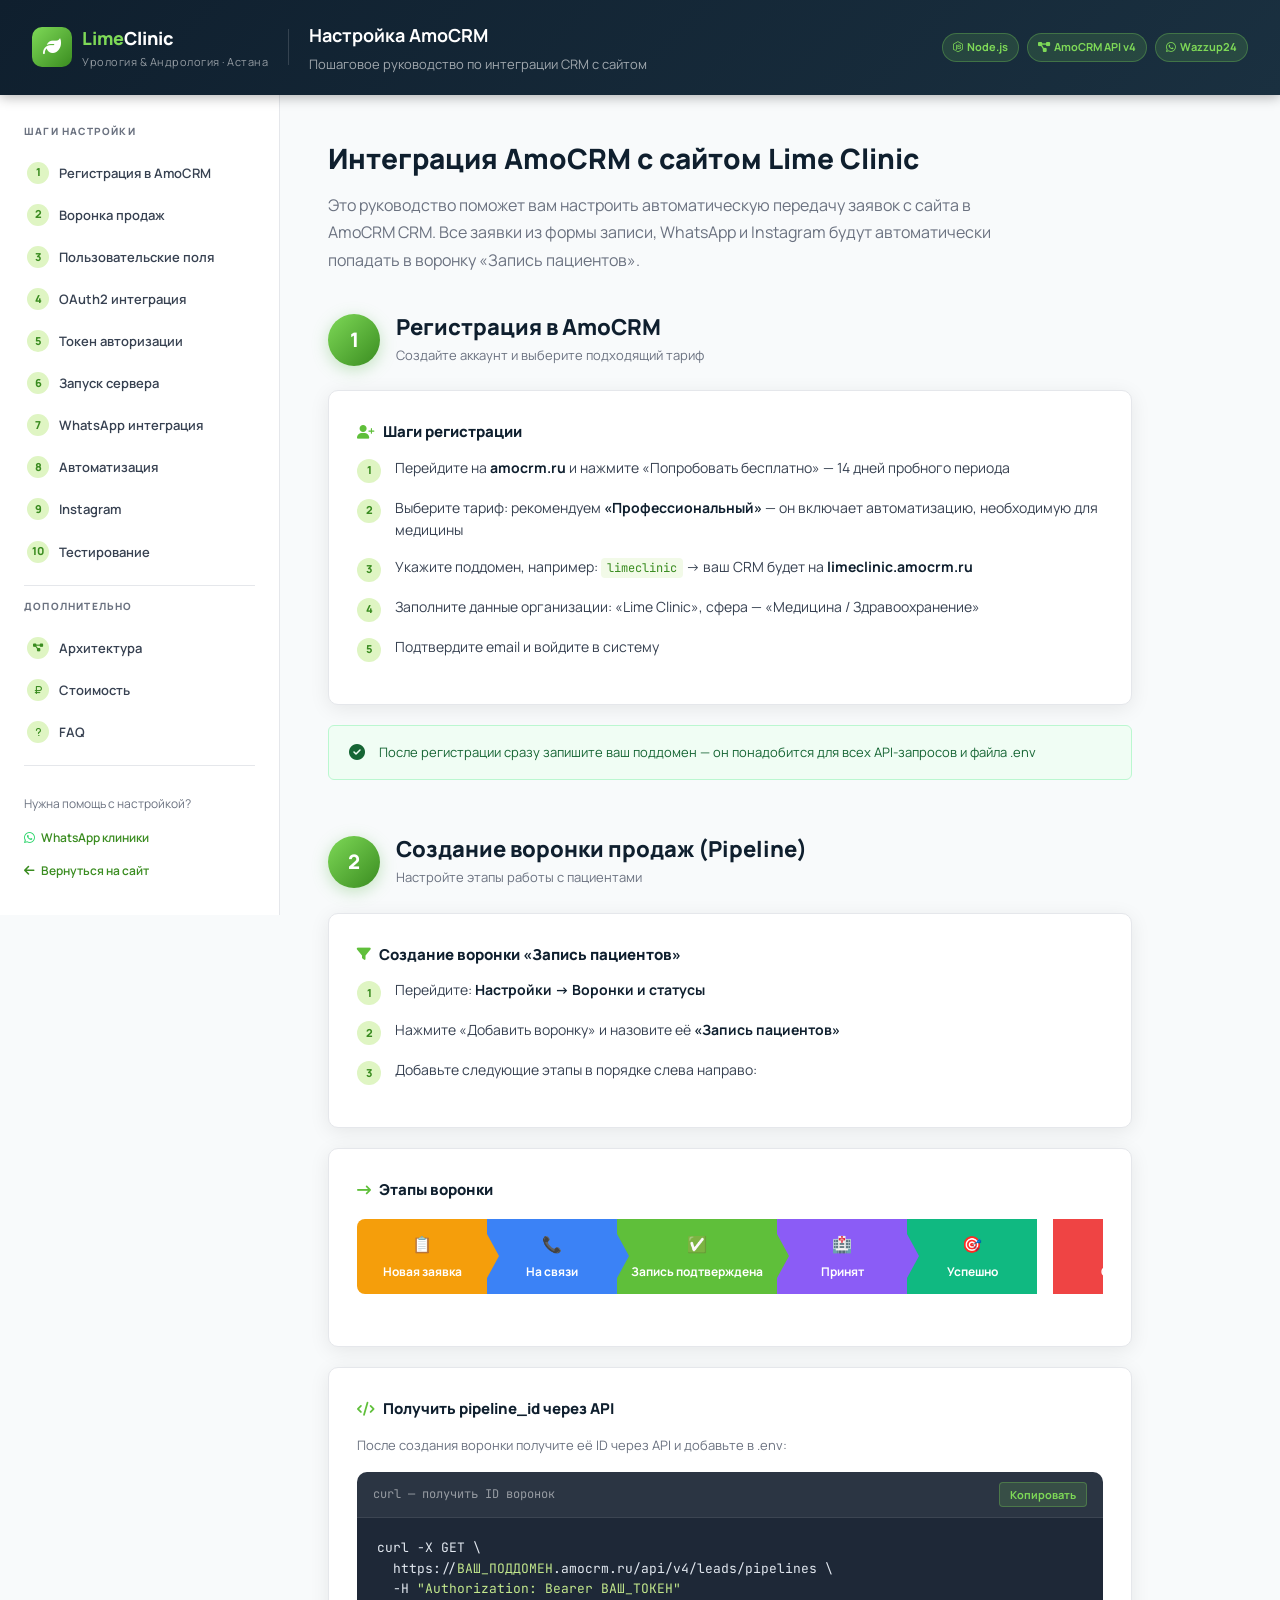
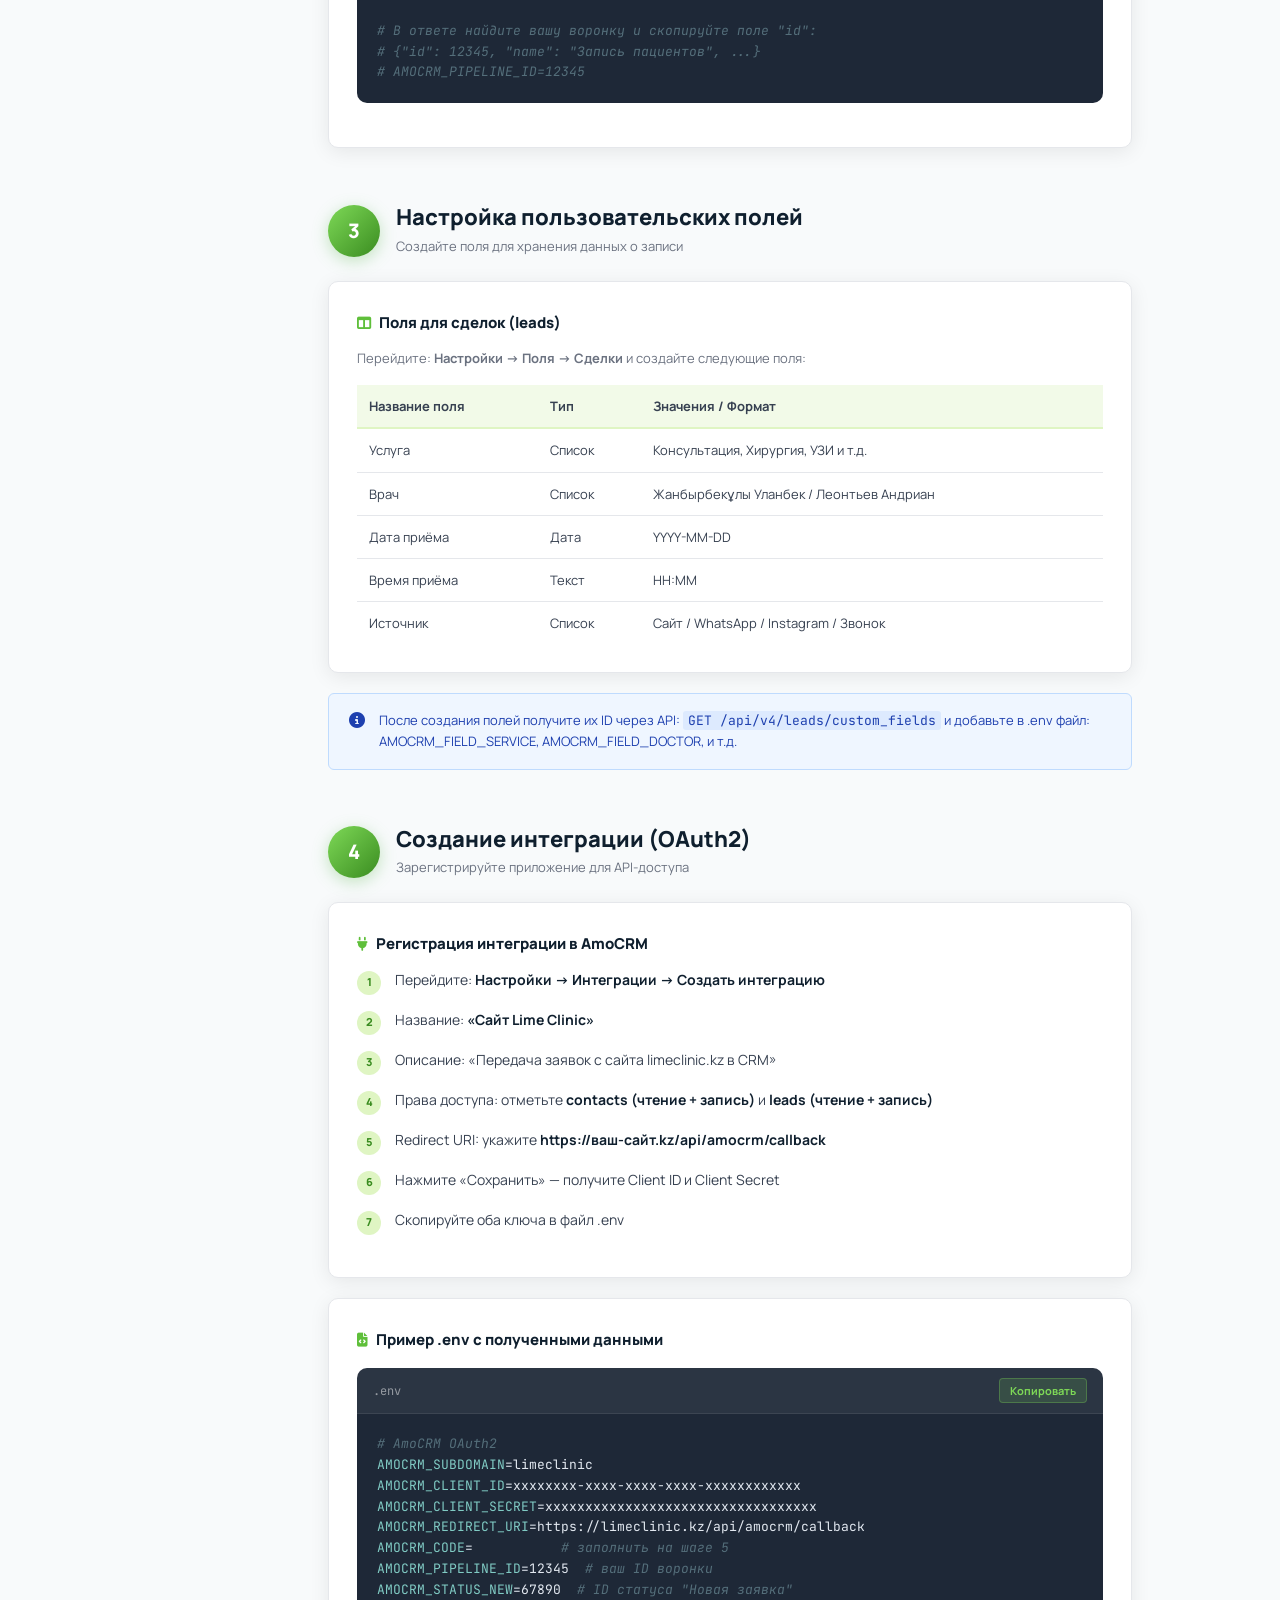
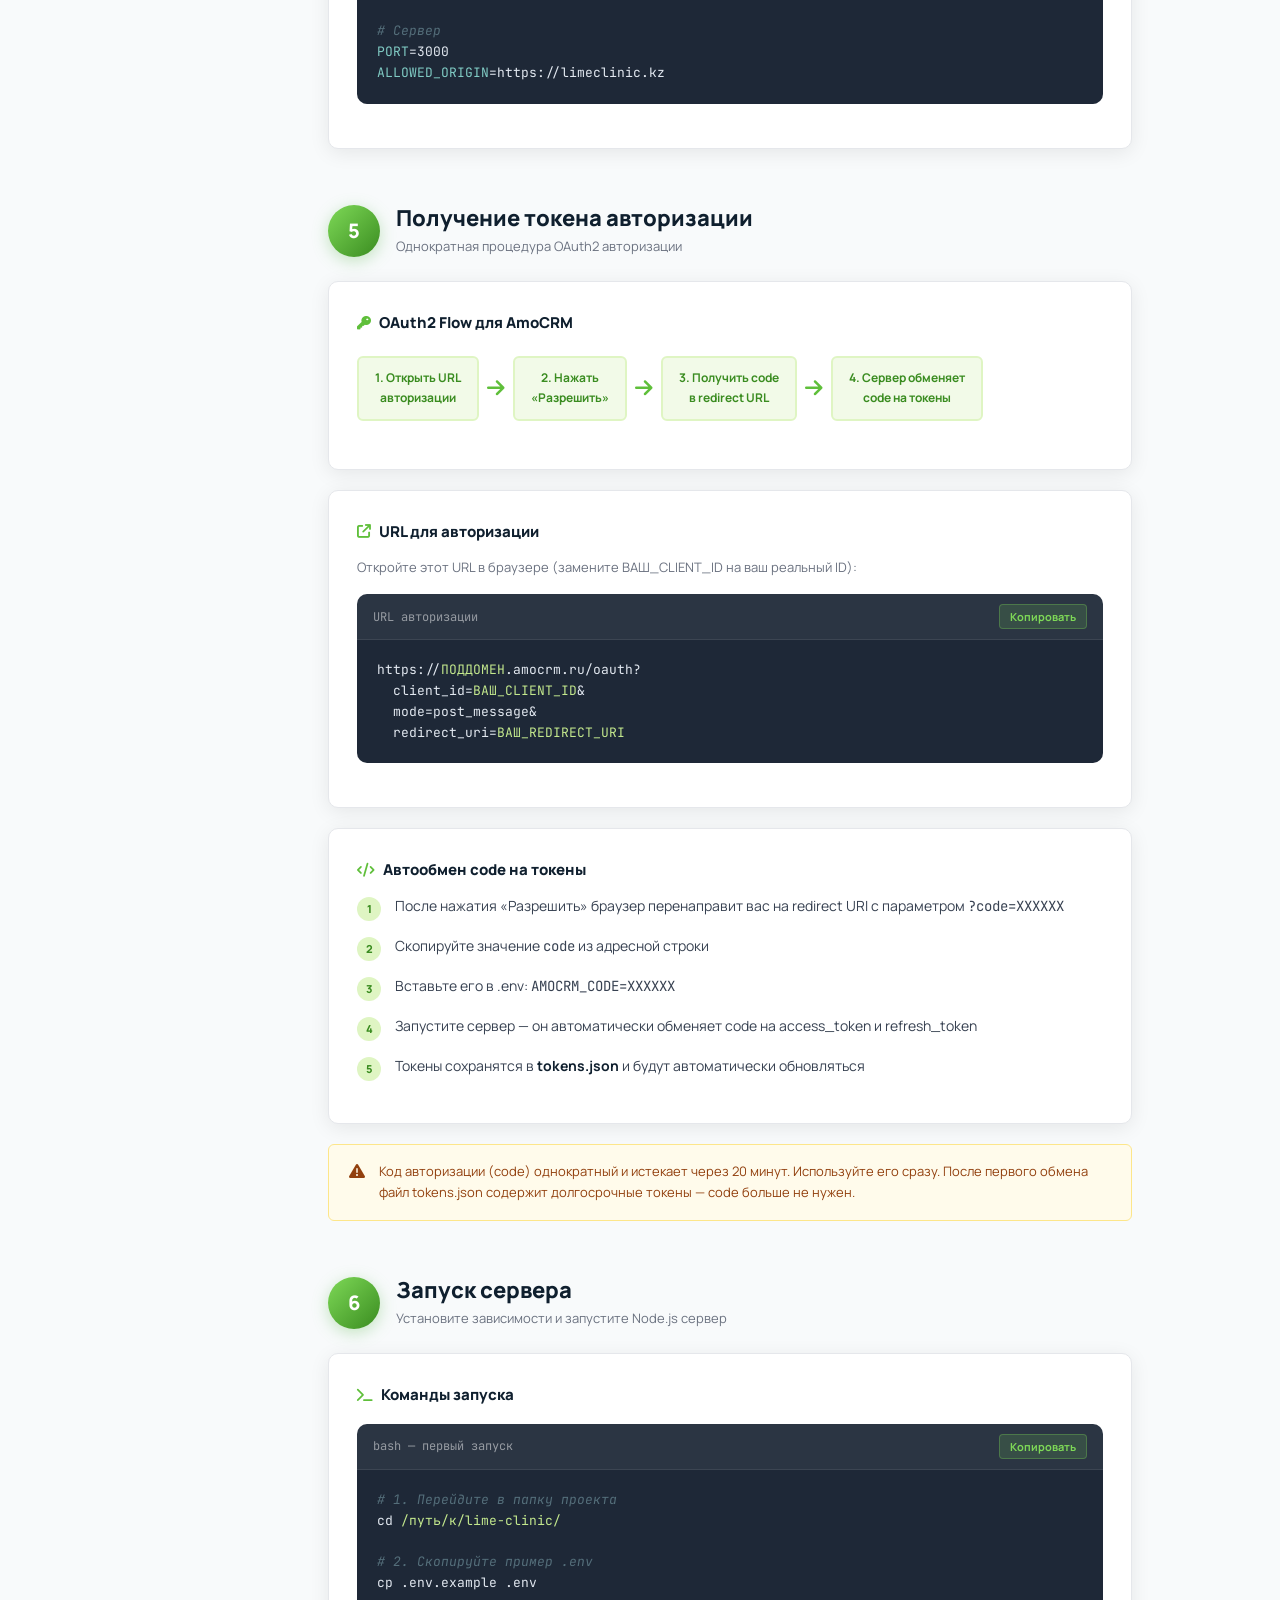
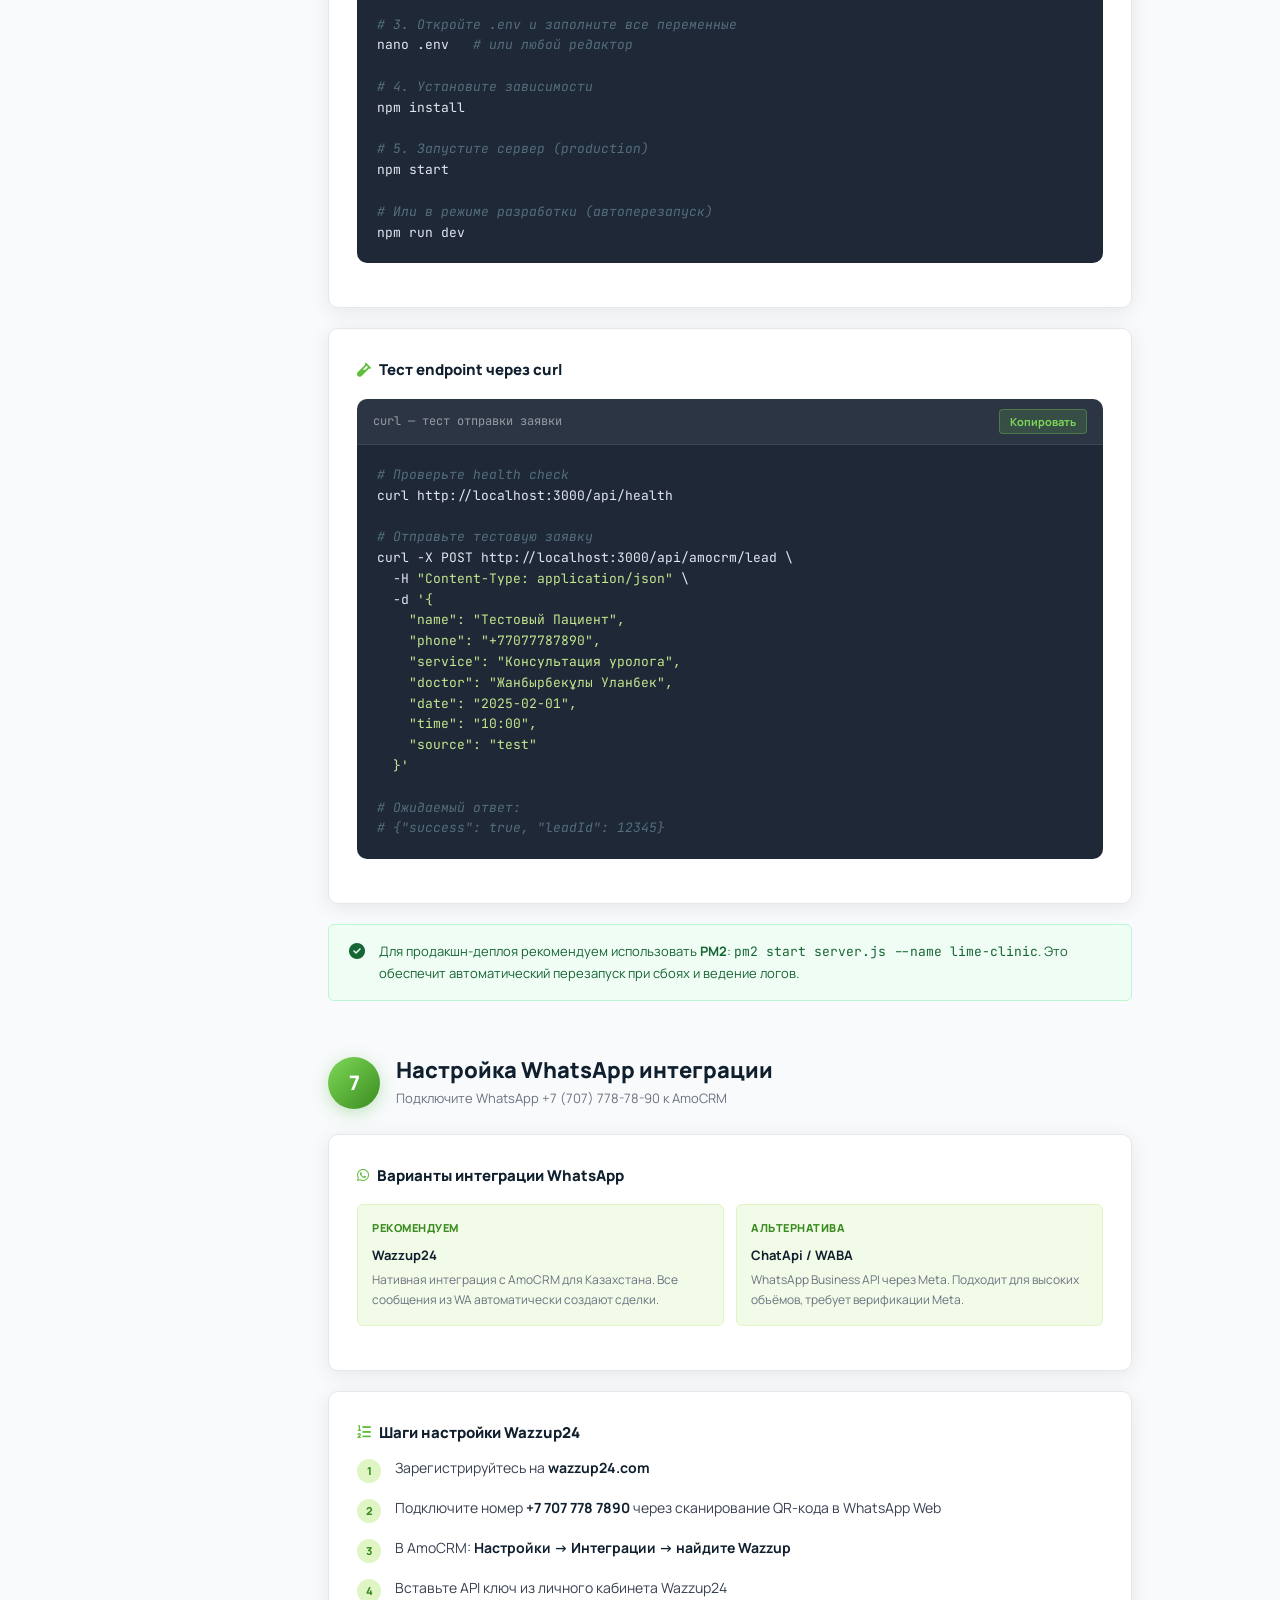
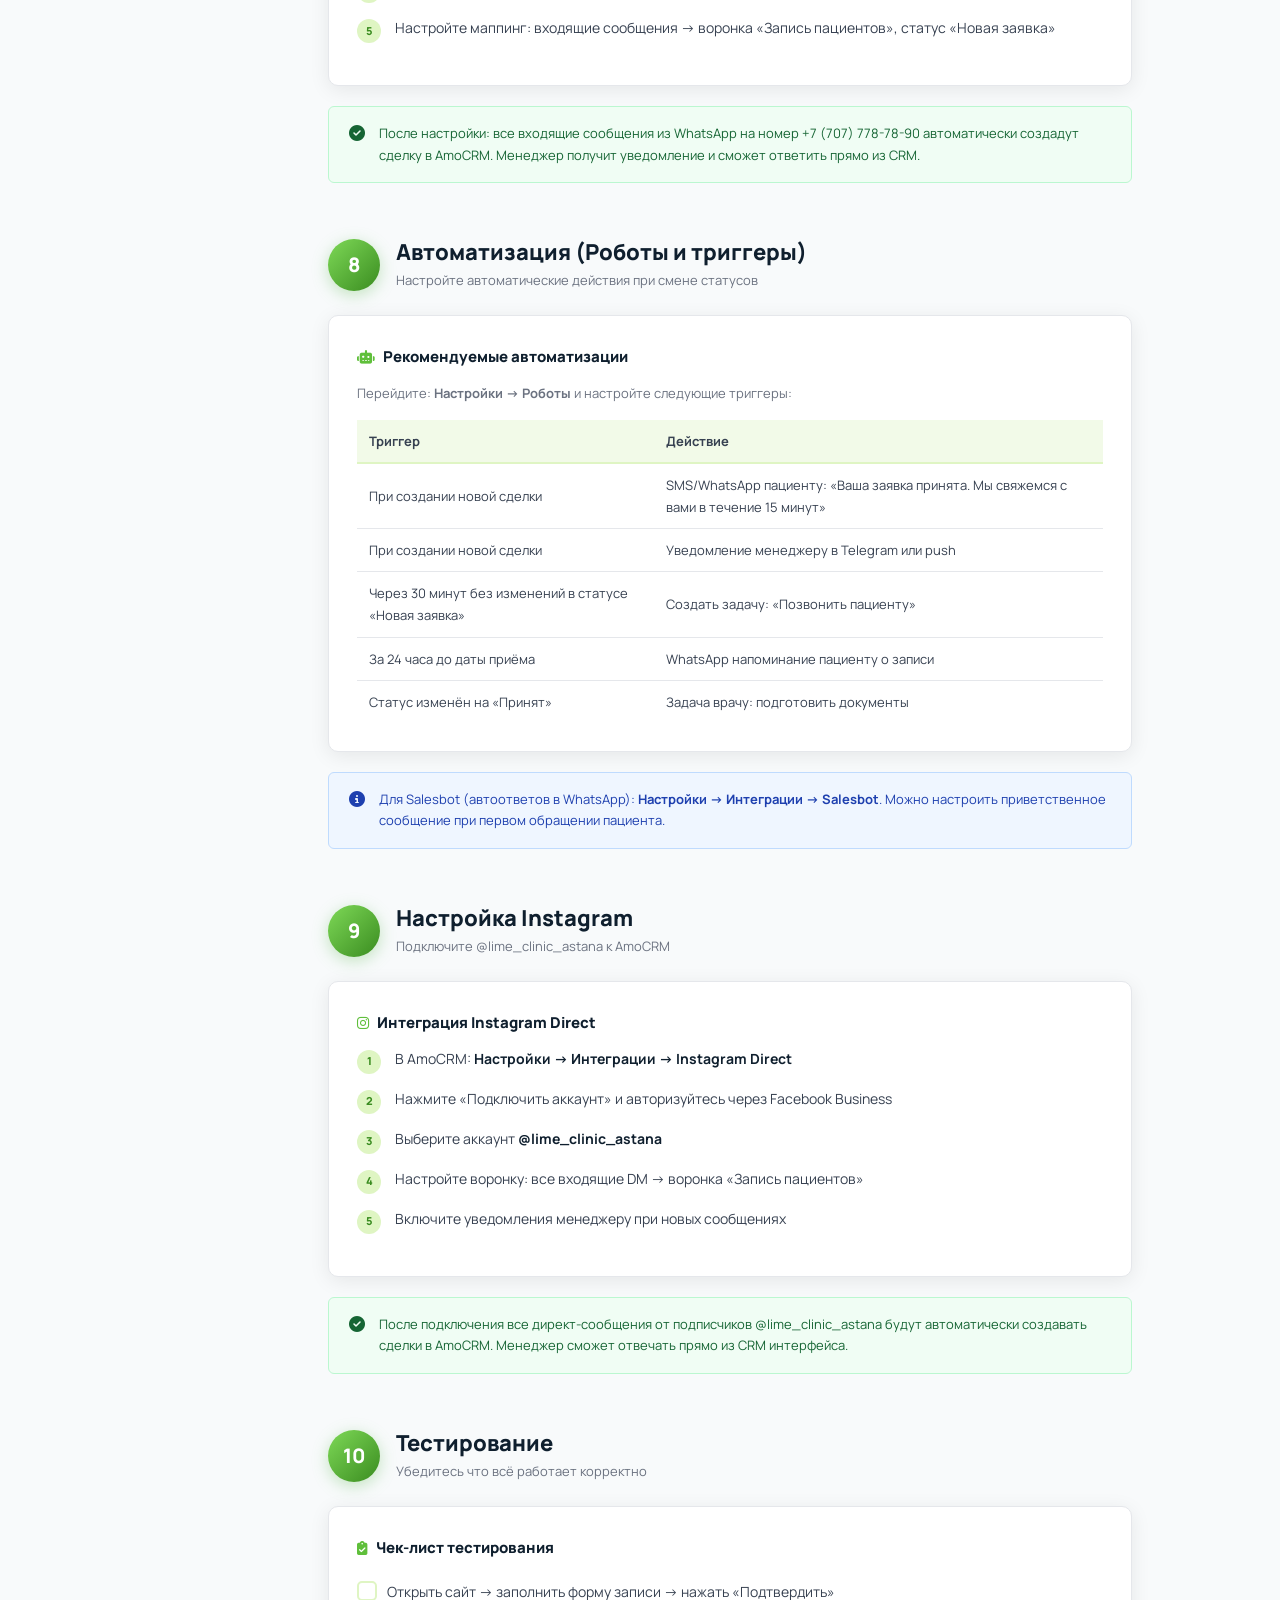
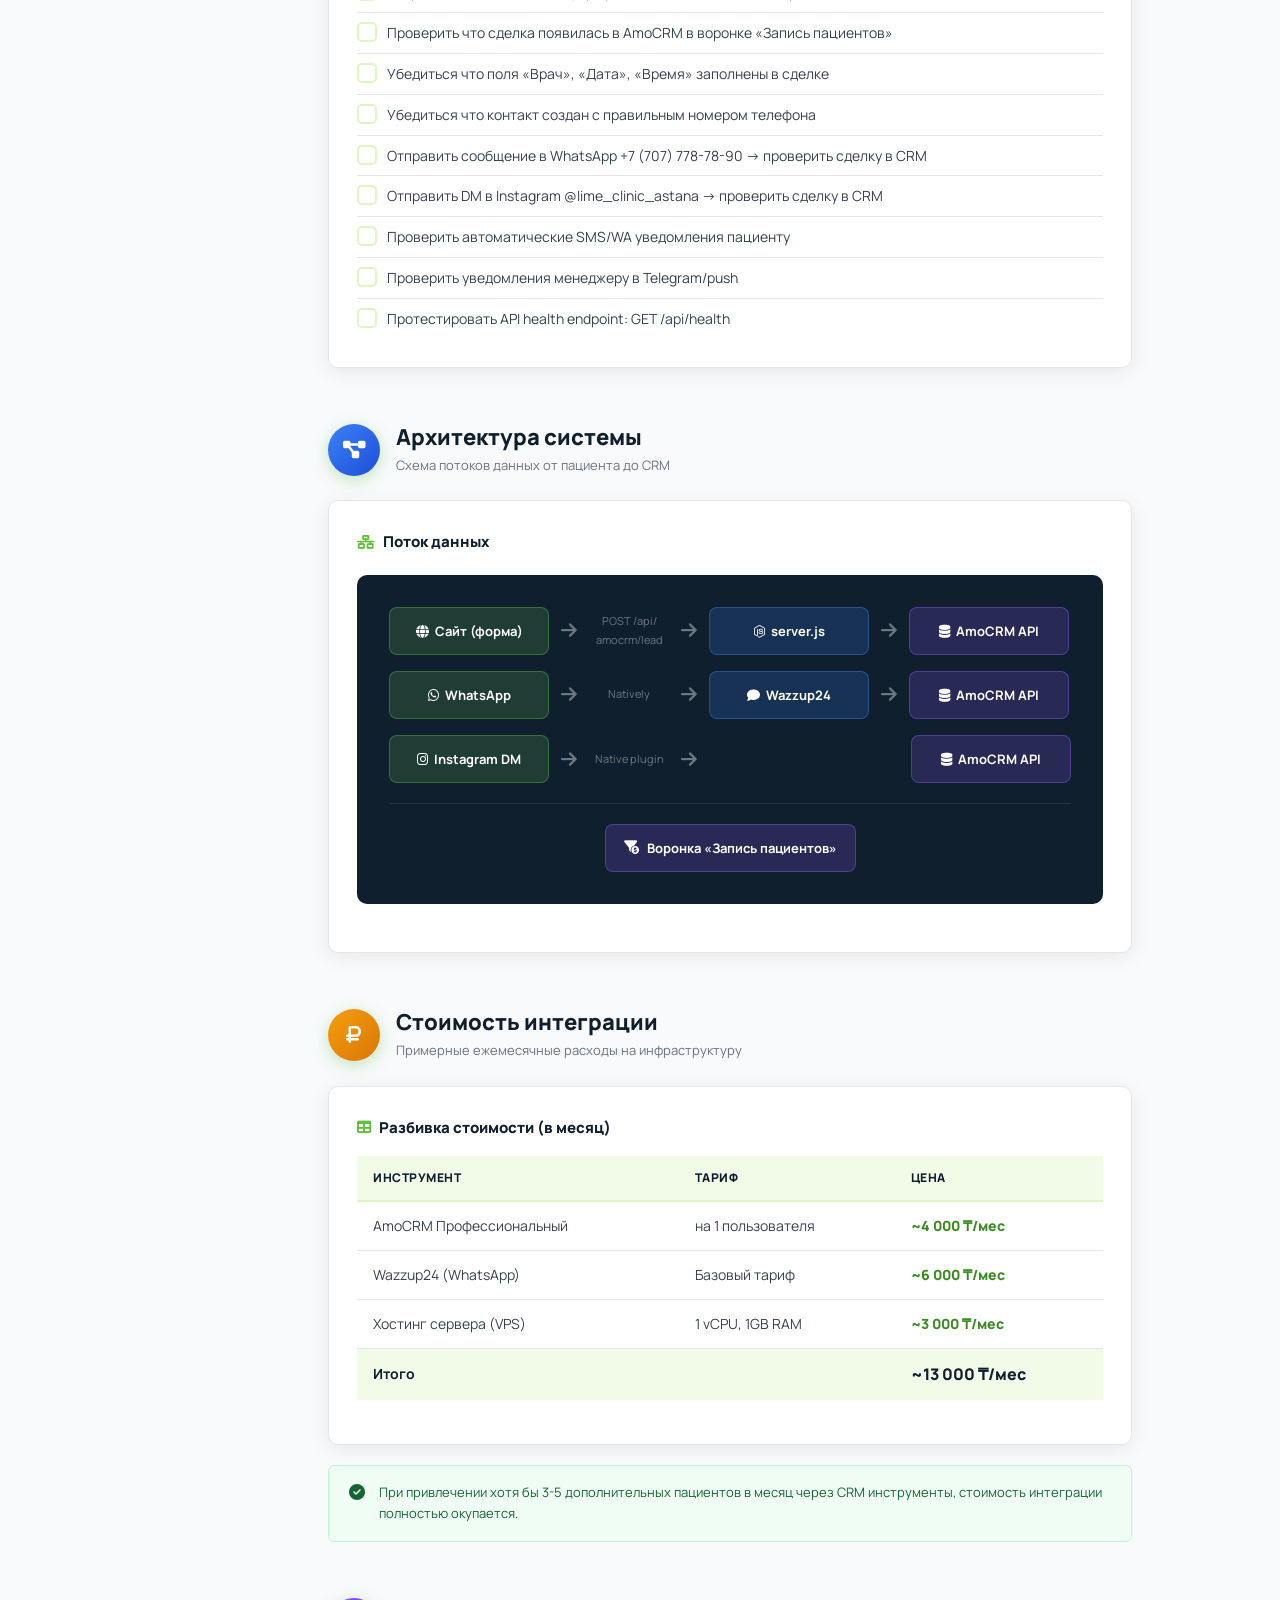
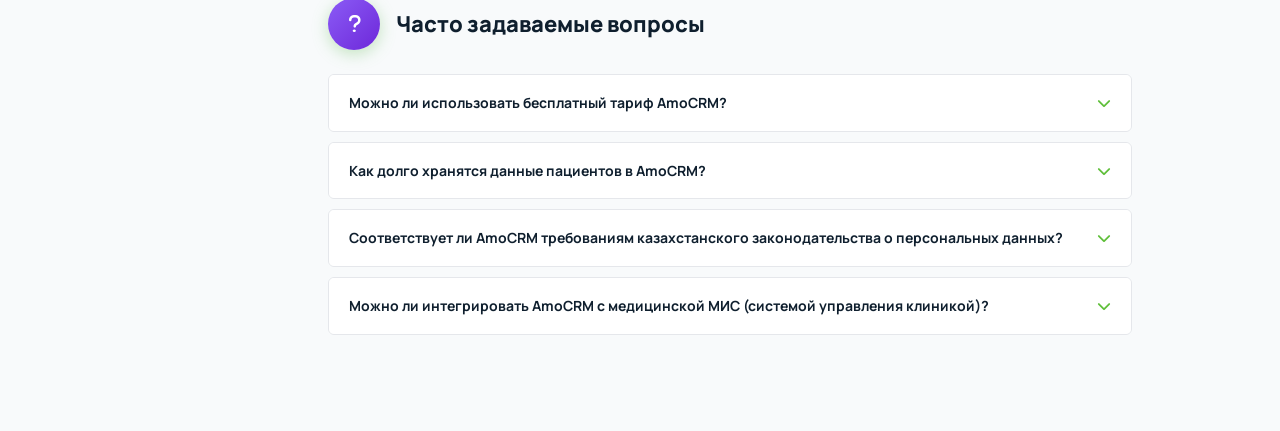
<file: amocrm-setup.html>
<!DOCTYPE html>
<html lang="ru">
<head>
  <meta charset="UTF-8" />
  <meta name="viewport" content="width=device-width, initial-scale=1.0" />
  <title>Настройка AmoCRM — Lime Clinic</title>
  <link rel="preconnect" href="https://fonts.googleapis.com" />
  <link rel="preconnect" href="https://fonts.gstatic.com" crossorigin />
  <link href="https://fonts.googleapis.com/css2?family=Manrope:wght@300;400;500;600;700;800&family=JetBrains+Mono:wght@400;500&display=swap" rel="stylesheet" />
  <link rel="stylesheet" href="https://cdnjs.cloudflare.com/ajax/libs/font-awesome/6.5.0/css/all.min.css" />
  <style>
    /* ===== RESET & BASE ===== */
    *, *::before, *::after { box-sizing: border-box; margin: 0; padding: 0; }
    :root {
      --lime:      #7ED957;
      --lime-dark: #5FBF3A;
      --lime-deep: #3a8c20;
      --lime-pale: #f2fae8;
      --lime-pale2:#dff5c3;
      --navy:      #0f1f2e;
      --gray:      #6b7280;
      --gray-dark: #374151;
      --border:    #e5e7eb;
      --white:     #ffffff;
      --bg:        #f8fafb;
      --code-bg:   #1e2837;
      --sidebar-w: 280px;
      --radius:    10px;
      --radius-sm: 6px;
      --shadow:    0 4px 20px rgba(0,0,0,0.08);
    }
    html { scroll-behavior: smooth; }
    body {
      font-family: 'Manrope', sans-serif;
      font-size: 15px;
      line-height: 1.7;
      color: var(--gray-dark);
      background: var(--bg);
    }
    a { color: var(--lime-deep); text-decoration: none; }
    a:hover { text-decoration: underline; }
    code, pre {
      font-family: 'JetBrains Mono', monospace;
    }

    /* ===== TOP HEADER ===== */
    .top-header {
      background: linear-gradient(135deg, var(--navy) 0%, #1a3040 100%);
      color: var(--white);
      padding: 20px 32px;
      display: flex;
      align-items: center;
      gap: 20px;
      position: sticky;
      top: 0;
      z-index: 100;
      box-shadow: 0 2px 12px rgba(0,0,0,0.3);
    }
    .top-header .logo {
      display: flex;
      align-items: center;
      gap: 10px;
    }
    .logo-badge {
      width: 40px;
      height: 40px;
      background: linear-gradient(135deg, var(--lime), var(--lime-deep));
      border-radius: 10px;
      display: flex;
      align-items: center;
      justify-content: center;
      font-size: 18px;
      color: white;
      flex-shrink: 0;
    }
    .logo-text .name {
      font-size: 18px;
      font-weight: 800;
      color: var(--white);
    }
    .logo-text .name span { color: var(--lime); }
    .logo-text .sub {
      font-size: 11px;
      color: rgba(255,255,255,0.55);
      letter-spacing: 0.5px;
    }
    .top-header .divider {
      width: 1px;
      height: 36px;
      background: rgba(255,255,255,0.15);
    }
    .top-header h1 {
      font-size: 18px;
      font-weight: 700;
      color: var(--white);
    }
    .top-header p {
      font-size: 13px;
      color: rgba(255,255,255,0.6);
      margin-top: 2px;
    }
    .header-badge {
      margin-left: auto;
      display: flex;
      gap: 8px;
      flex-wrap: wrap;
    }
    .hbadge {
      background: rgba(126,217,87,0.15);
      border: 1px solid rgba(126,217,87,0.3);
      color: var(--lime);
      font-size: 11px;
      font-weight: 700;
      padding: 4px 10px;
      border-radius: 20px;
    }

    /* ===== LAYOUT ===== */
    .layout {
      display: grid;
      grid-template-columns: var(--sidebar-w) 1fr;
      min-height: calc(100vh - 80px);
      max-width: 1300px;
      margin: 0 auto;
    }

    /* ===== SIDEBAR NAV ===== */
    .sidebar {
      background: var(--white);
      border-right: 1px solid var(--border);
      padding: 28px 0;
      position: sticky;
      top: 80px;
      height: calc(100vh - 80px);
      overflow-y: auto;
    }
    .sidebar-nav-title {
      font-size: 10px;
      font-weight: 800;
      letter-spacing: 1.2px;
      text-transform: uppercase;
      color: var(--gray);
      padding: 0 24px 12px;
    }
    .sidebar-nav a {
      display: flex;
      align-items: center;
      gap: 10px;
      padding: 10px 24px;
      font-size: 13px;
      font-weight: 600;
      color: var(--gray-dark);
      border-left: 3px solid transparent;
      transition: all 0.2s;
      text-decoration: none;
    }
    .sidebar-nav a:hover { background: var(--lime-pale); color: var(--lime-deep); }
    .sidebar-nav a.active {
      background: var(--lime-pale);
      color: var(--lime-deep);
      border-left-color: var(--lime);
    }
    .sidebar-nav a .step-num {
      width: 22px;
      height: 22px;
      border-radius: 50%;
      background: var(--lime-pale2);
      color: var(--lime-deep);
      font-size: 11px;
      font-weight: 800;
      display: flex;
      align-items: center;
      justify-content: center;
      flex-shrink: 0;
    }
    .sidebar-nav a.active .step-num {
      background: var(--lime);
      color: var(--white);
    }
    .sidebar-sep {
      height: 1px;
      background: var(--border);
      margin: 12px 24px;
    }
    .sidebar-contact {
      padding: 16px 24px;
      margin-top: 8px;
    }
    .sidebar-contact p {
      font-size: 12px;
      color: var(--gray);
      margin-bottom: 8px;
    }
    .sidebar-contact a {
      font-size: 12px;
      font-weight: 600;
      color: var(--lime-deep);
      display: flex;
      align-items: center;
      gap: 6px;
      padding: 6px 0;
    }

    /* ===== MAIN CONTENT ===== */
    .main {
      padding: 40px 48px;
      max-width: 900px;
    }

    /* ===== SECTION ===== */
    .setup-section {
      margin-bottom: 56px;
      scroll-margin-top: 100px;
    }

    /* ===== TIMELINE STEP HEADER ===== */
    .step-header {
      display: flex;
      align-items: center;
      gap: 16px;
      margin-bottom: 24px;
    }
    .step-circle {
      width: 52px;
      height: 52px;
      border-radius: 50%;
      background: linear-gradient(135deg, var(--lime), var(--lime-deep));
      color: var(--white);
      font-size: 20px;
      font-weight: 800;
      display: flex;
      align-items: center;
      justify-content: center;
      flex-shrink: 0;
      box-shadow: 0 4px 16px rgba(94,185,82,0.35);
    }
    .step-title-block h2 {
      font-size: 22px;
      font-weight: 800;
      color: var(--navy);
      line-height: 1.2;
    }
    .step-title-block p {
      font-size: 13px;
      color: var(--gray);
      margin-top: 4px;
    }

    /* ===== CONTENT CARD ===== */
    .card {
      background: var(--white);
      border: 1px solid var(--border);
      border-radius: var(--radius);
      padding: 28px;
      margin-bottom: 20px;
      box-shadow: var(--shadow);
    }
    .card h3 {
      font-size: 15px;
      font-weight: 800;
      color: var(--navy);
      margin-bottom: 12px;
      display: flex;
      align-items: center;
      gap: 8px;
    }
    .card h3 i { color: var(--lime-dark); font-size: 14px; }

    /* ===== STEPS LIST ===== */
    .steps-list {
      list-style: none;
      padding: 0;
      counter-reset: steps;
    }
    .steps-list li {
      counter-increment: steps;
      display: flex;
      gap: 14px;
      margin-bottom: 14px;
      align-items: flex-start;
    }
    .steps-list li::before {
      content: counter(steps);
      width: 24px;
      height: 24px;
      border-radius: 50%;
      background: var(--lime-pale2);
      color: var(--lime-deep);
      font-size: 11px;
      font-weight: 800;
      display: flex;
      align-items: center;
      justify-content: center;
      flex-shrink: 0;
      margin-top: 2px;
    }
    .steps-list li span { font-size: 14px; color: var(--gray-dark); line-height: 1.6; }
    .steps-list li strong { color: var(--navy); }

    /* ===== PIPELINE STAGES ===== */
    .pipeline-stages {
      display: flex;
      gap: 0;
      overflow-x: auto;
      padding-bottom: 8px;
      margin: 16px 0;
    }
    .stage {
      min-width: 130px;
      padding: 12px 14px;
      border-radius: 0;
      font-size: 12px;
      font-weight: 700;
      text-align: center;
      color: var(--white);
      position: relative;
      flex-shrink: 0;
    }
    .stage:first-child { border-radius: 8px 0 0 8px; }
    .stage:last-child { border-radius: 0 8px 8px 0; }
    .stage-icon { font-size: 16px; margin-bottom: 4px; display: block; }
    .stage-new       { background: #f59e0b; }
    .stage-contact   { background: #3b82f6; }
    .stage-confirmed { background: var(--lime-dark); }
    .stage-received  { background: #8b5cf6; }
    .stage-success   { background: #10b981; }
    .stage-reject    { background: #ef4444; }
    .stage-arrow {
      position: absolute;
      right: -12px;
      top: 50%;
      transform: translateY(-50%);
      width: 0;
      height: 0;
      border-top: 22px solid transparent;
      border-bottom: 22px solid transparent;
      border-left: 12px solid;
      z-index: 1;
    }
    .stage-new     .stage-arrow { border-left-color: #f59e0b; }
    .stage-contact .stage-arrow { border-left-color: #3b82f6; }
    .stage-confirmed .stage-arrow { border-left-color: var(--lime-dark); }
    .stage-received  .stage-arrow { border-left-color: #8b5cf6; }

    /* ===== CODE BLOCK ===== */
    .code-block {
      background: var(--code-bg);
      border-radius: var(--radius);
      overflow: hidden;
      margin: 16px 0;
    }
    .code-header {
      background: rgba(255,255,255,0.06);
      padding: 10px 16px;
      display: flex;
      align-items: center;
      justify-content: space-between;
      border-bottom: 1px solid rgba(255,255,255,0.08);
    }
    .code-header span {
      font-family: 'JetBrains Mono', monospace;
      font-size: 12px;
      color: rgba(255,255,255,0.5);
    }
    .code-copy-btn {
      background: rgba(126,217,87,0.15);
      border: 1px solid rgba(126,217,87,0.3);
      color: var(--lime);
      font-size: 11px;
      font-weight: 700;
      padding: 4px 10px;
      border-radius: 4px;
      cursor: pointer;
      font-family: 'Manrope', sans-serif;
      transition: background 0.2s;
    }
    .code-copy-btn:hover { background: rgba(126,217,87,0.3); }
    .code-block pre {
      padding: 20px;
      font-size: 13px;
      line-height: 1.6;
      color: #e2e8f0;
      overflow-x: auto;
      white-space: pre;
    }
    .code-block pre .kw  { color: #c792ea; }
    .code-block pre .str { color: #c3e88d; }
    .code-block pre .cmt { color: #546e7a; font-style: italic; }
    .code-block pre .num { color: #f78c6c; }
    .code-block pre .key { color: #80cbc4; }

    /* ===== INFO BOX ===== */
    .info-box {
      display: flex;
      gap: 14px;
      padding: 16px 20px;
      border-radius: var(--radius-sm);
      margin: 16px 0;
      font-size: 13px;
      line-height: 1.65;
    }
    .info-box.tip  { background: #f0fdf4; border: 1px solid #bbf7d0; color: #166534; }
    .info-box.warn { background: #fffbeb; border: 1px solid #fde68a; color: #92400e; }
    .info-box.info { background: #eff6ff; border: 1px solid #bfdbfe; color: #1e40af; }
    .info-box i { font-size: 16px; margin-top: 2px; flex-shrink: 0; }

    /* ===== OAUTH FLOW DIAGRAM ===== */
    .oauth-flow {
      display: flex;
      align-items: center;
      gap: 0;
      margin: 20px 0;
      flex-wrap: wrap;
      gap: 4px;
    }
    .flow-box {
      background: var(--lime-pale);
      border: 2px solid var(--lime-pale2);
      border-radius: var(--radius-sm);
      padding: 10px 16px;
      font-size: 12px;
      font-weight: 700;
      color: var(--lime-deep);
      text-align: center;
    }
    .flow-arrow {
      color: var(--lime-dark);
      font-size: 20px;
      padding: 0 4px;
    }

    /* ===== ARCHITECTURE DIAGRAM ===== */
    .arch-diagram {
      background: var(--navy);
      border-radius: var(--radius);
      padding: 32px;
      margin: 20px 0;
    }
    .arch-row {
      display: flex;
      align-items: center;
      gap: 12px;
      margin-bottom: 16px;
    }
    .arch-row:last-child { margin-bottom: 0; }
    .arch-box {
      background: rgba(255,255,255,0.08);
      border: 1px solid rgba(255,255,255,0.12);
      border-radius: 8px;
      padding: 12px 18px;
      font-size: 13px;
      font-weight: 700;
      color: var(--white);
      min-width: 160px;
      text-align: center;
    }
    .arch-box.green { background: rgba(94,185,82,0.2); border-color: rgba(94,185,82,0.4); }
    .arch-box.blue  { background: rgba(59,130,246,0.2); border-color: rgba(59,130,246,0.4); }
    .arch-box.purple { background: rgba(139,92,246,0.2); border-color: rgba(139,92,246,0.4); }
    .arch-arrow {
      color: rgba(255,255,255,0.4);
      font-size: 18px;
    }
    .arch-label {
      font-size: 11px;
      color: rgba(255,255,255,0.4);
      min-width: 80px;
      text-align: center;
    }

    /* ===== PRICING TABLE ===== */
    .pricing-table {
      width: 100%;
      border-collapse: collapse;
      margin: 16px 0;
    }
    .pricing-table th {
      background: var(--lime-pale);
      color: var(--navy);
      font-size: 12px;
      font-weight: 800;
      text-transform: uppercase;
      letter-spacing: 0.5px;
      padding: 12px 16px;
      text-align: left;
      border-bottom: 2px solid var(--lime-pale2);
    }
    .pricing-table td {
      padding: 12px 16px;
      border-bottom: 1px solid var(--border);
      font-size: 14px;
    }
    .pricing-table tr:last-child td {
      background: var(--lime-pale);
      font-weight: 800;
      color: var(--navy);
      border-bottom: none;
    }
    .price-tag {
      font-weight: 800;
      color: var(--lime-deep);
    }

    /* ===== FAQ ACCORDION ===== */
    .faq-item {
      border: 1px solid var(--border);
      border-radius: var(--radius-sm);
      margin-bottom: 10px;
      overflow: hidden;
    }
    .faq-q {
      display: flex;
      justify-content: space-between;
      align-items: center;
      padding: 16px 20px;
      cursor: pointer;
      font-weight: 700;
      font-size: 14px;
      color: var(--navy);
      background: var(--white);
      user-select: none;
    }
    .faq-q:hover { background: var(--lime-pale); }
    .faq-q i { color: var(--lime-dark); transition: transform 0.25s; }
    .faq-item.open .faq-q i { transform: rotate(180deg); }
    .faq-a {
      max-height: 0;
      overflow: hidden;
      transition: max-height 0.35s ease;
      background: var(--bg);
    }
    .faq-item.open .faq-a { max-height: 400px; }
    .faq-a p {
      padding: 16px 20px;
      font-size: 14px;
      color: var(--gray-dark);
      line-height: 1.7;
    }

    /* ===== CHECKLIST ===== */
    .checklist {
      list-style: none;
      padding: 0;
    }
    .checklist li {
      display: flex;
      align-items: flex-start;
      gap: 10px;
      padding: 8px 0;
      border-bottom: 1px solid var(--border);
      font-size: 14px;
      color: var(--gray-dark);
      cursor: pointer;
    }
    .checklist li:last-child { border-bottom: none; }
    .checklist .check-box {
      width: 20px;
      height: 20px;
      border: 2px solid var(--lime-pale2);
      border-radius: 5px;
      display: flex;
      align-items: center;
      justify-content: center;
      flex-shrink: 0;
      margin-top: 1px;
      transition: all 0.2s;
    }
    .checklist li.done .check-box {
      background: var(--lime);
      border-color: var(--lime);
    }
    .checklist li.done .check-box::after { content: '✓'; color: white; font-size: 12px; font-weight: 800; }
    .checklist li.done > span { color: var(--gray); text-decoration: line-through; }

    /* ===== WAZZUP STEPS ===== */
    .wazzup-steps {
      display: grid;
      grid-template-columns: 1fr 1fr;
      gap: 12px;
      margin: 16px 0;
    }
    .wazzup-step {
      background: var(--lime-pale);
      border: 1px solid var(--lime-pale2);
      border-radius: var(--radius-sm);
      padding: 14px;
    }
    .wazzup-step .ws-num {
      font-size: 11px;
      font-weight: 800;
      color: var(--lime-deep);
      text-transform: uppercase;
      letter-spacing: 0.5px;
      margin-bottom: 6px;
    }
    .wazzup-step strong { display: block; font-size: 13px; color: var(--navy); margin-bottom: 4px; }
    .wazzup-step p { font-size: 12px; color: var(--gray); }

    /* ===== RESPONSIVE ===== */
    @media (max-width: 900px) {
      .layout { grid-template-columns: 1fr; }
      .sidebar { display: none; }
      .main { padding: 28px 20px; }
      .pipeline-stages { flex-direction: column; }
      .stage { min-width: auto; border-radius: 8px; margin-bottom: 4px; }
      .stage-arrow { display: none; }
      .wazzup-steps { grid-template-columns: 1fr; }
      .top-header { padding: 16px 20px; }
      .top-header h1 { font-size: 16px; }
      .header-badge { display: none; }
      .arch-row { flex-wrap: wrap; }
    }
  </style>
</head>
<body>

<!-- TOP HEADER -->
<header class="top-header">
  <div class="logo">
    <div class="logo-badge"><i class="fa-solid fa-leaf"></i></div>
    <div class="logo-text">
      <div class="name"><span>Lime</span>Clinic</div>
      <div class="sub">Урология &amp; Андрология · Астана</div>
    </div>
  </div>
  <div class="divider"></div>
  <div>
    <h1>Настройка AmoCRM</h1>
    <p>Пошаговое руководство по интеграции CRM с сайтом</p>
  </div>
  <div class="header-badge">
    <span class="hbadge"><i class="fa-brands fa-node-js" style="margin-right:4px;"></i>Node.js</span>
    <span class="hbadge"><i class="fa-solid fa-diagram-project" style="margin-right:4px;"></i>AmoCRM API v4</span>
    <span class="hbadge"><i class="fa-brands fa-whatsapp" style="margin-right:4px;"></i>Wazzup24</span>
  </div>
</header>

<div class="layout">

  <!-- SIDEBAR -->
  <aside class="sidebar">
    <div class="sidebar-nav-title">Шаги настройки</div>
    <nav class="sidebar-nav">
      <a href="#step-1" class="active"><span class="step-num">1</span>Регистрация в AmoCRM</a>
      <a href="#step-2"><span class="step-num">2</span>Воронка продаж</a>
      <a href="#step-3"><span class="step-num">3</span>Пользовательские поля</a>
      <a href="#step-4"><span class="step-num">4</span>OAuth2 интеграция</a>
      <a href="#step-5"><span class="step-num">5</span>Токен авторизации</a>
      <a href="#step-6"><span class="step-num">6</span>Запуск сервера</a>
      <a href="#step-7"><span class="step-num">7</span>WhatsApp интеграция</a>
      <a href="#step-8"><span class="step-num">8</span>Автоматизация</a>
      <a href="#step-9"><span class="step-num">9</span>Instagram</a>
      <a href="#step-10"><span class="step-num">10</span>Тестирование</a>
    </nav>
    <div class="sidebar-sep"></div>
    <div class="sidebar-nav-title">Дополнительно</div>
    <nav class="sidebar-nav">
      <a href="#architecture"><span class="step-num"><i class="fa-solid fa-diagram-project" style="font-size:9px;"></i></span>Архитектура</a>
      <a href="#pricing"><span class="step-num"><i class="fa-solid fa-ruble-sign" style="font-size:9px;"></i></span>Стоимость</a>
      <a href="#faq"><span class="step-num"><i class="fa-solid fa-question" style="font-size:9px;"></i></span>FAQ</a>
    </nav>
    <div class="sidebar-sep"></div>
    <div class="sidebar-contact">
      <p>Нужна помощь с настройкой?</p>
      <a href="https://api.whatsapp.com/send/?phone=77077787890" target="_blank">
        <i class="fa-brands fa-whatsapp" style="color:#25D366;"></i> WhatsApp клиники
      </a>
      <a href="index.html">
        <i class="fa-solid fa-arrow-left" style="color:var(--lime-deep);"></i> Вернуться на сайт
      </a>
    </div>
  </aside>

  <!-- MAIN CONTENT -->
  <main class="main">

    <!-- ===== INTRO ===== -->
    <div style="margin-bottom:40px;">
      <h1 style="font-size:28px;font-weight:800;color:var(--navy);margin-bottom:10px;">
        Интеграция AmoCRM с сайтом Lime Clinic
      </h1>
      <p style="font-size:16px;color:var(--gray);max-width:680px;">
        Это руководство поможет вам настроить автоматическую передачу заявок с сайта в AmoCRM CRM.
        Все заявки из формы записи, WhatsApp и Instagram будут автоматически попадать в воронку «Запись пациентов».
      </p>
    </div>

    <!-- ===== STEP 1 ===== -->
    <section class="setup-section" id="step-1">
      <div class="step-header">
        <div class="step-circle">1</div>
        <div class="step-title-block">
          <h2>Регистрация в AmoCRM</h2>
          <p>Создайте аккаунт и выберите подходящий тариф</p>
        </div>
      </div>

      <div class="card">
        <h3><i class="fa-solid fa-user-plus"></i>Шаги регистрации</h3>
        <ol class="steps-list">
          <li><span>Перейдите на <strong>amocrm.ru</strong> и нажмите «Попробовать бесплатно» — 14 дней пробного периода</span></li>
          <li><span>Выберите тариф: рекомендуем <strong>«Профессиональный»</strong> — он включает автоматизацию, необходимую для медицины</span></li>
          <li><span>Укажите поддомен, например: <code style="background:var(--lime-pale);padding:2px 6px;border-radius:4px;color:var(--lime-deep);font-size:12px;">limeclinic</code> → ваш CRM будет на <strong>limeclinic.amocrm.ru</strong></span></li>
          <li><span>Заполните данные организации: «Lime Clinic», сфера — «Медицина / Здравоохранение»</span></li>
          <li><span>Подтвердите email и войдите в систему</span></li>
        </ol>
      </div>

      <div class="info-box tip">
        <i class="fa-solid fa-circle-check"></i>
        <span>После регистрации сразу запишите ваш поддомен — он понадобится для всех API-запросов и файла .env</span>
      </div>
    </section>

    <!-- ===== STEP 2 ===== -->
    <section class="setup-section" id="step-2">
      <div class="step-header">
        <div class="step-circle">2</div>
        <div class="step-title-block">
          <h2>Создание воронки продаж (Pipeline)</h2>
          <p>Настройте этапы работы с пациентами</p>
        </div>
      </div>

      <div class="card">
        <h3><i class="fa-solid fa-filter"></i>Создание воронки «Запись пациентов»</h3>
        <ol class="steps-list">
          <li><span>Перейдите: <strong>Настройки → Воронки и статусы</strong></span></li>
          <li><span>Нажмите «Добавить воронку» и назовите её <strong>«Запись пациентов»</strong></span></li>
          <li><span>Добавьте следующие этапы в порядке слева направо:</span></li>
        </ol>
      </div>

      <div class="card">
        <h3><i class="fa-solid fa-arrow-right-long"></i>Этапы воронки</h3>
        <div class="pipeline-stages">
          <div class="stage stage-new">
            <span class="stage-icon">📋</span>
            Новая заявка
            <div class="stage-arrow"></div>
          </div>
          <div class="stage stage-contact">
            <span class="stage-icon">📞</span>
            На связи
            <div class="stage-arrow"></div>
          </div>
          <div class="stage stage-confirmed">
            <span class="stage-icon">✅</span>
            Запись подтверждена
            <div class="stage-arrow"></div>
          </div>
          <div class="stage stage-received">
            <span class="stage-icon">🏥</span>
            Принят
            <div class="stage-arrow"></div>
          </div>
          <div class="stage stage-success">
            <span class="stage-icon">🎯</span>
            Успешно
          </div>
          <div class="stage stage-reject" style="margin-left:16px;">
            <span class="stage-icon">❌</span>
            Отказ
          </div>
        </div>
      </div>

      <div class="card">
        <h3><i class="fa-solid fa-code"></i>Получить pipeline_id через API</h3>
        <p style="font-size:13px;color:var(--gray);margin-bottom:12px;">После создания воронки получите её ID через API и добавьте в .env:</p>
        <div class="code-block">
          <div class="code-header">
            <span>curl — получить ID воронок</span>
            <button class="code-copy-btn" onclick="copyCode(this)">Копировать</button>
          </div>
          <pre>curl -X GET \
  https://<span class="str">ВАШ_ПОДДОМЕН</span>.amocrm.ru/api/v4/leads/pipelines \
  -H <span class="str">"Authorization: Bearer ВАШ_ТОКЕН"</span>

<span class="cmt"># В ответе найдите вашу воронку и скопируйте поле "id":</span>
<span class="cmt"># {"id": 12345, "name": "Запись пациентов", ...}</span>
<span class="cmt"># AMOCRM_PIPELINE_ID=12345</span></pre>
        </div>
      </div>
    </section>

    <!-- ===== STEP 3 ===== -->
    <section class="setup-section" id="step-3">
      <div class="step-header">
        <div class="step-circle">3</div>
        <div class="step-title-block">
          <h2>Настройка пользовательских полей</h2>
          <p>Создайте поля для хранения данных о записи</p>
        </div>
      </div>

      <div class="card">
        <h3><i class="fa-solid fa-table-columns"></i>Поля для сделок (leads)</h3>
        <p style="font-size:13px;color:var(--gray);margin-bottom:16px;">
          Перейдите: <strong>Настройки → Поля → Сделки</strong> и создайте следующие поля:
        </p>
        <table style="width:100%;border-collapse:collapse;font-size:13px;">
          <thead>
            <tr style="background:var(--lime-pale);">
              <th style="padding:10px 12px;text-align:left;border-bottom:2px solid var(--lime-pale2);">Название поля</th>
              <th style="padding:10px 12px;text-align:left;border-bottom:2px solid var(--lime-pale2);">Тип</th>
              <th style="padding:10px 12px;text-align:left;border-bottom:2px solid var(--lime-pale2);">Значения / Формат</th>
            </tr>
          </thead>
          <tbody>
            <tr>
              <td style="padding:10px 12px;border-bottom:1px solid var(--border);">Услуга</td>
              <td style="padding:10px 12px;border-bottom:1px solid var(--border);">Список</td>
              <td style="padding:10px 12px;border-bottom:1px solid var(--border);">Консультация, Хирургия, УЗИ и т.д.</td>
            </tr>
            <tr>
              <td style="padding:10px 12px;border-bottom:1px solid var(--border);">Врач</td>
              <td style="padding:10px 12px;border-bottom:1px solid var(--border);">Список</td>
              <td style="padding:10px 12px;border-bottom:1px solid var(--border);">Жанбырбекұлы Уланбек / Леонтьев Андриан</td>
            </tr>
            <tr>
              <td style="padding:10px 12px;border-bottom:1px solid var(--border);">Дата приёма</td>
              <td style="padding:10px 12px;border-bottom:1px solid var(--border);">Дата</td>
              <td style="padding:10px 12px;border-bottom:1px solid var(--border);">YYYY-MM-DD</td>
            </tr>
            <tr>
              <td style="padding:10px 12px;border-bottom:1px solid var(--border);">Время приёма</td>
              <td style="padding:10px 12px;border-bottom:1px solid var(--border);">Текст</td>
              <td style="padding:10px 12px;border-bottom:1px solid var(--border);">HH:MM</td>
            </tr>
            <tr>
              <td style="padding:10px 12px;">Источник</td>
              <td style="padding:10px 12px;">Список</td>
              <td style="padding:10px 12px;">Сайт / WhatsApp / Instagram / Звонок</td>
            </tr>
          </tbody>
        </table>
      </div>

      <div class="info-box info">
        <i class="fa-solid fa-circle-info"></i>
        <span>
          После создания полей получите их ID через API:
          <code style="background:rgba(59,130,246,0.1);padding:1px 5px;border-radius:3px;">GET /api/v4/leads/custom_fields</code>
          и добавьте в .env файл: AMOCRM_FIELD_SERVICE, AMOCRM_FIELD_DOCTOR, и т.д.
        </span>
      </div>
    </section>

    <!-- ===== STEP 4 ===== -->
    <section class="setup-section" id="step-4">
      <div class="step-header">
        <div class="step-circle">4</div>
        <div class="step-title-block">
          <h2>Создание интеграции (OAuth2)</h2>
          <p>Зарегистрируйте приложение для API-доступа</p>
        </div>
      </div>

      <div class="card">
        <h3><i class="fa-solid fa-plug"></i>Регистрация интеграции в AmoCRM</h3>
        <ol class="steps-list">
          <li><span>Перейдите: <strong>Настройки → Интеграции → Создать интеграцию</strong></span></li>
          <li><span>Название: <strong>«Сайт Lime Clinic»</strong></span></li>
          <li><span>Описание: «Передача заявок с сайта limeclinic.kz в CRM»</span></li>
          <li><span>Права доступа: отметьте <strong>contacts (чтение + запись)</strong> и <strong>leads (чтение + запись)</strong></span></li>
          <li><span>Redirect URI: укажите <strong>https://ваш-сайт.kz/api/amocrm/callback</strong></span></li>
          <li><span>Нажмите «Сохранить» — получите Client ID и Client Secret</span></li>
          <li><span>Скопируйте оба ключа в файл .env</span></li>
        </ol>
      </div>

      <div class="card">
        <h3><i class="fa-solid fa-file-code"></i>Пример .env с полученными данными</h3>
        <div class="code-block">
          <div class="code-header">
            <span>.env</span>
            <button class="code-copy-btn" onclick="copyCode(this)">Копировать</button>
          </div>
          <pre><span class="cmt"># AmoCRM OAuth2</span>
<span class="key">AMOCRM_SUBDOMAIN</span>=limeclinic
<span class="key">AMOCRM_CLIENT_ID</span>=xxxxxxxx-xxxx-xxxx-xxxx-xxxxxxxxxxxx
<span class="key">AMOCRM_CLIENT_SECRET</span>=xxxxxxxxxxxxxxxxxxxxxxxxxxxxxxxxxx
<span class="key">AMOCRM_REDIRECT_URI</span>=https://limeclinic.kz/api/amocrm/callback
<span class="key">AMOCRM_CODE</span>=           <span class="cmt"># заполнить на шаге 5</span>
<span class="key">AMOCRM_PIPELINE_ID</span>=12345  <span class="cmt"># ваш ID воронки</span>
<span class="key">AMOCRM_STATUS_NEW</span>=67890  <span class="cmt"># ID статуса "Новая заявка"</span>

<span class="cmt"># Сервер</span>
<span class="key">PORT</span>=3000
<span class="key">ALLOWED_ORIGIN</span>=https://limeclinic.kz</pre>
        </div>
      </div>
    </section>

    <!-- ===== STEP 5 ===== -->
    <section class="setup-section" id="step-5">
      <div class="step-header">
        <div class="step-circle">5</div>
        <div class="step-title-block">
          <h2>Получение токена авторизации</h2>
          <p>Однократная процедура OAuth2 авторизации</p>
        </div>
      </div>

      <div class="card">
        <h3><i class="fa-solid fa-key"></i>OAuth2 Flow для AmoCRM</h3>
        <div class="oauth-flow">
          <div class="flow-box">1. Открыть URL<br>авторизации</div>
          <div class="flow-arrow"><i class="fa-solid fa-arrow-right"></i></div>
          <div class="flow-box">2. Нажать<br>«Разрешить»</div>
          <div class="flow-arrow"><i class="fa-solid fa-arrow-right"></i></div>
          <div class="flow-box">3. Получить code<br>в redirect URL</div>
          <div class="flow-arrow"><i class="fa-solid fa-arrow-right"></i></div>
          <div class="flow-box">4. Сервер обменяет<br>code на токены</div>
        </div>
      </div>

      <div class="card">
        <h3><i class="fa-solid fa-external-link"></i>URL для авторизации</h3>
        <p style="font-size:13px;color:var(--gray);margin-bottom:12px;">Откройте этот URL в браузере (замените ВАШ_CLIENT_ID на ваш реальный ID):</p>
        <div class="code-block">
          <div class="code-header">
            <span>URL авторизации</span>
            <button class="code-copy-btn" onclick="copyCode(this)">Копировать</button>
          </div>
          <pre>https://<span class="str">ПОДДОМЕН</span>.amocrm.ru/oauth?
  client_id=<span class="str">ВАШ_CLIENT_ID</span>&
  mode=post_message&
  redirect_uri=<span class="str">ВАШ_REDIRECT_URI</span></pre>
        </div>
      </div>

      <div class="card">
        <h3><i class="fa-solid fa-code"></i>Автообмен code на токены</h3>
        <ol class="steps-list">
          <li><span>После нажатия «Разрешить» браузер перенаправит вас на redirect URI с параметром <code>?code=XXXXXX</code></span></li>
          <li><span>Скопируйте значение <code>code</code> из адресной строки</span></li>
          <li><span>Вставьте его в .env: <code>AMOCRM_CODE=XXXXXX</code></span></li>
          <li><span>Запустите сервер — он автоматически обменяет code на access_token и refresh_token</span></li>
          <li><span>Токены сохранятся в <strong>tokens.json</strong> и будут автоматически обновляться</span></li>
        </ol>
      </div>

      <div class="info-box warn">
        <i class="fa-solid fa-triangle-exclamation"></i>
        <span>
          Код авторизации (code) однократный и истекает через 20 минут. Используйте его сразу.
          После первого обмена файл tokens.json содержит долгосрочные токены — code больше не нужен.
        </span>
      </div>
    </section>

    <!-- ===== STEP 6 ===== -->
    <section class="setup-section" id="step-6">
      <div class="step-header">
        <div class="step-circle">6</div>
        <div class="step-title-block">
          <h2>Запуск сервера</h2>
          <p>Установите зависимости и запустите Node.js сервер</p>
        </div>
      </div>

      <div class="card">
        <h3><i class="fa-solid fa-terminal"></i>Команды запуска</h3>
        <div class="code-block">
          <div class="code-header">
            <span>bash — первый запуск</span>
            <button class="code-copy-btn" onclick="copyCode(this)">Копировать</button>
          </div>
          <pre><span class="cmt"># 1. Перейдите в папку проекта</span>
cd <span class="str">/путь/к/lime-clinic/</span>

<span class="cmt"># 2. Скопируйте пример .env</span>
cp .env.example .env

<span class="cmt"># 3. Откройте .env и заполните все переменные</span>
nano .env   <span class="cmt"># или любой редактор</span>

<span class="cmt"># 4. Установите зависимости</span>
npm install

<span class="cmt"># 5. Запустите сервер (production)</span>
npm start

<span class="cmt"># Или в режиме разработки (автоперезапуск)</span>
npm run dev</pre>
        </div>
      </div>

      <div class="card">
        <h3><i class="fa-solid fa-vial"></i>Тест endpoint через curl</h3>
        <div class="code-block">
          <div class="code-header">
            <span>curl — тест отправки заявки</span>
            <button class="code-copy-btn" onclick="copyCode(this)">Копировать</button>
          </div>
          <pre><span class="cmt"># Проверьте health check</span>
curl http://localhost:3000/api/health

<span class="cmt"># Отправьте тестовую заявку</span>
curl -X POST http://localhost:3000/api/amocrm/lead \
  -H <span class="str">"Content-Type: application/json"</span> \
  -d <span class="str">'{
    "name": "Тестовый Пациент",
    "phone": "+77077787890",
    "service": "Консультация уролога",
    "doctor": "Жанбырбекұлы Уланбек",
    "date": "2025-02-01",
    "time": "10:00",
    "source": "test"
  }'</span>

<span class="cmt"># Ожидаемый ответ:</span>
<span class="cmt"># {"success": true, "leadId": 12345}</span></pre>
        </div>
      </div>

      <div class="info-box tip">
        <i class="fa-solid fa-circle-check"></i>
        <span>Для продакшн-деплоя рекомендуем использовать <strong>PM2</strong>: <code>pm2 start server.js --name lime-clinic</code>.
        Это обеспечит автоматический перезапуск при сбоях и ведение логов.</span>
      </div>
    </section>

    <!-- ===== STEP 7 ===== -->
    <section class="setup-section" id="step-7">
      <div class="step-header">
        <div class="step-circle">7</div>
        <div class="step-title-block">
          <h2>Настройка WhatsApp интеграции</h2>
          <p>Подключите WhatsApp +7 (707) 778-78-90 к AmoCRM</p>
        </div>
      </div>

      <div class="card">
        <h3><i class="fa-brands fa-whatsapp"></i>Варианты интеграции WhatsApp</h3>
        <div class="wazzup-steps">
          <div class="wazzup-step">
            <div class="ws-num">Рекомендуем</div>
            <strong>Wazzup24</strong>
            <p>Нативная интеграция с AmoCRM для Казахстана. Все сообщения из WA автоматически создают сделки.</p>
          </div>
          <div class="wazzup-step">
            <div class="ws-num">Альтернатива</div>
            <strong>ChatApi / WABA</strong>
            <p>WhatsApp Business API через Meta. Подходит для высоких объёмов, требует верификации Meta.</p>
          </div>
        </div>
      </div>

      <div class="card">
        <h3><i class="fa-solid fa-list-ol"></i>Шаги настройки Wazzup24</h3>
        <ol class="steps-list">
          <li><span>Зарегистрируйтесь на <strong>wazzup24.com</strong></span></li>
          <li><span>Подключите номер <strong>+7 707 778 7890</strong> через сканирование QR-кода в WhatsApp Web</span></li>
          <li><span>В AmoCRM: <strong>Настройки → Интеграции → найдите Wazzup</strong></span></li>
          <li><span>Вставьте API ключ из личного кабинета Wazzup24</span></li>
          <li><span>Настройте маппинг: входящие сообщения → воронка «Запись пациентов», статус «Новая заявка»</span></li>
        </ol>
      </div>

      <div class="info-box tip">
        <i class="fa-solid fa-circle-check"></i>
        <span>
          После настройки: все входящие сообщения из WhatsApp на номер +7 (707) 778-78-90 автоматически
          создадут сделку в AmoCRM. Менеджер получит уведомление и сможет ответить прямо из CRM.
        </span>
      </div>
    </section>

    <!-- ===== STEP 8 ===== -->
    <section class="setup-section" id="step-8">
      <div class="step-header">
        <div class="step-circle">8</div>
        <div class="step-title-block">
          <h2>Автоматизация (Роботы и триггеры)</h2>
          <p>Настройте автоматические действия при смене статусов</p>
        </div>
      </div>

      <div class="card">
        <h3><i class="fa-solid fa-robot"></i>Рекомендуемые автоматизации</h3>
        <p style="font-size:13px;color:var(--gray);margin-bottom:16px;">
          Перейдите: <strong>Настройки → Роботы</strong> и настройте следующие триггеры:
        </p>
        <table style="width:100%;border-collapse:collapse;font-size:13px;">
          <thead>
            <tr style="background:var(--lime-pale);">
              <th style="padding:10px 12px;text-align:left;border-bottom:2px solid var(--lime-pale2);">Триггер</th>
              <th style="padding:10px 12px;text-align:left;border-bottom:2px solid var(--lime-pale2);">Действие</th>
            </tr>
          </thead>
          <tbody>
            <tr>
              <td style="padding:10px 12px;border-bottom:1px solid var(--border);">При создании новой сделки</td>
              <td style="padding:10px 12px;border-bottom:1px solid var(--border);">SMS/WhatsApp пациенту: «Ваша заявка принята. Мы свяжемся с вами в течение 15 минут»</td>
            </tr>
            <tr>
              <td style="padding:10px 12px;border-bottom:1px solid var(--border);">При создании новой сделки</td>
              <td style="padding:10px 12px;border-bottom:1px solid var(--border);">Уведомление менеджеру в Telegram или push</td>
            </tr>
            <tr>
              <td style="padding:10px 12px;border-bottom:1px solid var(--border);">Через 30 минут без изменений в статусе «Новая заявка»</td>
              <td style="padding:10px 12px;border-bottom:1px solid var(--border);">Создать задачу: «Позвонить пациенту»</td>
            </tr>
            <tr>
              <td style="padding:10px 12px;border-bottom:1px solid var(--border);">За 24 часа до даты приёма</td>
              <td style="padding:10px 12px;border-bottom:1px solid var(--border);">WhatsApp напоминание пациенту о записи</td>
            </tr>
            <tr>
              <td style="padding:10px 12px;">Статус изменён на «Принят»</td>
              <td style="padding:10px 12px;">Задача врачу: подготовить документы</td>
            </tr>
          </tbody>
        </table>
      </div>

      <div class="info-box info">
        <i class="fa-solid fa-circle-info"></i>
        <span>
          Для Salesbot (автоответов в WhatsApp): <strong>Настройки → Интеграции → Salesbot</strong>.
          Можно настроить приветственное сообщение при первом обращении пациента.
        </span>
      </div>
    </section>

    <!-- ===== STEP 9 ===== -->
    <section class="setup-section" id="step-9">
      <div class="step-header">
        <div class="step-circle">9</div>
        <div class="step-title-block">
          <h2>Настройка Instagram</h2>
          <p>Подключите @lime_clinic_astana к AmoCRM</p>
        </div>
      </div>

      <div class="card">
        <h3><i class="fa-brands fa-instagram"></i>Интеграция Instagram Direct</h3>
        <ol class="steps-list">
          <li><span>В AmoCRM: <strong>Настройки → Интеграции → Instagram Direct</strong></span></li>
          <li><span>Нажмите «Подключить аккаунт» и авторизуйтесь через Facebook Business</span></li>
          <li><span>Выберите аккаунт <strong>@lime_clinic_astana</strong></span></li>
          <li><span>Настройте воронку: все входящие DM → воронка «Запись пациентов»</span></li>
          <li><span>Включите уведомления менеджеру при новых сообщениях</span></li>
        </ol>
      </div>

      <div class="info-box tip">
        <i class="fa-solid fa-circle-check"></i>
        <span>
          После подключения все директ-сообщения от подписчиков @lime_clinic_astana будут автоматически
          создавать сделки в AmoCRM. Менеджер сможет отвечать прямо из CRM интерфейса.
        </span>
      </div>
    </section>

    <!-- ===== STEP 10 ===== -->
    <section class="setup-section" id="step-10">
      <div class="step-header">
        <div class="step-circle">10</div>
        <div class="step-title-block">
          <h2>Тестирование</h2>
          <p>Убедитесь что всё работает корректно</p>
        </div>
      </div>

      <div class="card">
        <h3><i class="fa-solid fa-clipboard-check"></i>Чек-лист тестирования</h3>
        <ul class="checklist" id="test-checklist">
          <li onclick="toggleCheck(this)"><div class="check-box"></div><span>Открыть сайт → заполнить форму записи → нажать «Подтвердить»</span></li>
          <li onclick="toggleCheck(this)"><div class="check-box"></div><span>Проверить что сделка появилась в AmoCRM в воронке «Запись пациентов»</span></li>
          <li onclick="toggleCheck(this)"><div class="check-box"></div><span>Убедиться что поля «Врач», «Дата», «Время» заполнены в сделке</span></li>
          <li onclick="toggleCheck(this)"><div class="check-box"></div><span>Убедиться что контакт создан с правильным номером телефона</span></li>
          <li onclick="toggleCheck(this)"><div class="check-box"></div><span>Отправить сообщение в WhatsApp +7 (707) 778-78-90 → проверить сделку в CRM</span></li>
          <li onclick="toggleCheck(this)"><div class="check-box"></div><span>Отправить DM в Instagram @lime_clinic_astana → проверить сделку в CRM</span></li>
          <li onclick="toggleCheck(this)"><div class="check-box"></div><span>Проверить автоматические SMS/WA уведомления пациенту</span></li>
          <li onclick="toggleCheck(this)"><div class="check-box"></div><span>Проверить уведомления менеджеру в Telegram/push</span></li>
          <li onclick="toggleCheck(this)"><div class="check-box"></div><span>Протестировать API health endpoint: GET /api/health</span></li>
        </ul>
      </div>
    </section>

    <!-- ===== ARCHITECTURE ===== -->
    <section class="setup-section" id="architecture">
      <div class="step-header">
        <div class="step-circle" style="background:linear-gradient(135deg,#3b82f6,#1d4ed8);">
          <i class="fa-solid fa-diagram-project"></i>
        </div>
        <div class="step-title-block">
          <h2>Архитектура системы</h2>
          <p>Схема потоков данных от пациента до CRM</p>
        </div>
      </div>

      <div class="card">
        <h3><i class="fa-solid fa-network-wired"></i>Поток данных</h3>
        <div class="arch-diagram">
          <div class="arch-row">
            <div class="arch-box green"><i class="fa-solid fa-globe" style="margin-right:6px;"></i>Сайт (форма)</div>
            <div class="arch-arrow"><i class="fa-solid fa-arrow-right"></i></div>
            <div class="arch-label">POST /api/<br>amocrm/lead</div>
            <div class="arch-arrow"><i class="fa-solid fa-arrow-right"></i></div>
            <div class="arch-box blue"><i class="fa-brands fa-node-js" style="margin-right:6px;"></i>server.js</div>
            <div class="arch-arrow"><i class="fa-solid fa-arrow-right"></i></div>
            <div class="arch-box purple"><i class="fa-solid fa-database" style="margin-right:6px;"></i>AmoCRM API</div>
          </div>
          <div class="arch-row">
            <div class="arch-box green"><i class="fa-brands fa-whatsapp" style="margin-right:6px;"></i>WhatsApp</div>
            <div class="arch-arrow"><i class="fa-solid fa-arrow-right"></i></div>
            <div class="arch-label">Natively</div>
            <div class="arch-arrow"><i class="fa-solid fa-arrow-right"></i></div>
            <div class="arch-box blue"><i class="fa-solid fa-comment" style="margin-right:6px;"></i>Wazzup24</div>
            <div class="arch-arrow"><i class="fa-solid fa-arrow-right"></i></div>
            <div class="arch-box purple"><i class="fa-solid fa-database" style="margin-right:6px;"></i>AmoCRM API</div>
          </div>
          <div class="arch-row">
            <div class="arch-box green"><i class="fa-brands fa-instagram" style="margin-right:6px;"></i>Instagram DM</div>
            <div class="arch-arrow"><i class="fa-solid fa-arrow-right"></i></div>
            <div class="arch-label">Native plugin</div>
            <div class="arch-arrow"><i class="fa-solid fa-arrow-right"></i></div>
            <div class="arch-box purple" style="margin-left:auto;"><i class="fa-solid fa-database" style="margin-right:6px;"></i>AmoCRM API</div>
          </div>
          <div style="margin-top:20px;padding-top:20px;border-top:1px solid rgba(255,255,255,0.1);text-align:center;">
            <div class="arch-box purple" style="display:inline-flex;align-items:center;gap:8px;">
              <i class="fa-solid fa-funnel-dollar"></i>
              Воронка «Запись пациентов»
            </div>
          </div>
        </div>
      </div>
    </section>

    <!-- ===== PRICING ===== -->
    <section class="setup-section" id="pricing">
      <div class="step-header">
        <div class="step-circle" style="background:linear-gradient(135deg,#f59e0b,#d97706);">
          <i class="fa-solid fa-ruble-sign"></i>
        </div>
        <div class="step-title-block">
          <h2>Стоимость интеграции</h2>
          <p>Примерные ежемесячные расходы на инфраструктуру</p>
        </div>
      </div>

      <div class="card">
        <h3><i class="fa-solid fa-table"></i>Разбивка стоимости (в месяц)</h3>
        <table class="pricing-table">
          <thead>
            <tr>
              <th>Инструмент</th>
              <th>Тариф</th>
              <th>Цена</th>
            </tr>
          </thead>
          <tbody>
            <tr>
              <td>AmoCRM Профессиональный</td>
              <td>на 1 пользователя</td>
              <td class="price-tag">~4 000 ₸/мес</td>
            </tr>
            <tr>
              <td>Wazzup24 (WhatsApp)</td>
              <td>Базовый тариф</td>
              <td class="price-tag">~6 000 ₸/мес</td>
            </tr>
            <tr>
              <td>Хостинг сервера (VPS)</td>
              <td>1 vCPU, 1GB RAM</td>
              <td class="price-tag">~3 000 ₸/мес</td>
            </tr>
            <tr>
              <td><strong>Итого</strong></td>
              <td></td>
              <td class="price-tag" style="font-size:16px;">~13 000 ₸/мес</td>
            </tr>
          </tbody>
        </table>
      </div>

      <div class="info-box tip">
        <i class="fa-solid fa-circle-check"></i>
        <span>
          При привлечении хотя бы 3-5 дополнительных пациентов в месяц через CRM инструменты,
          стоимость интеграции полностью окупается.
        </span>
      </div>
    </section>

    <!-- ===== FAQ ===== -->
    <section class="setup-section" id="faq">
      <div class="step-header">
        <div class="step-circle" style="background:linear-gradient(135deg,#8b5cf6,#6d28d9);">
          <i class="fa-solid fa-question"></i>
        </div>
        <div class="step-title-block">
          <h2>Часто задаваемые вопросы</h2>
        </div>
      </div>

      <div class="faq-item" onclick="toggleFaq(this)">
        <div class="faq-q">
          Можно ли использовать бесплатный тариф AmoCRM?
          <i class="fa-solid fa-chevron-down"></i>
        </div>
        <div class="faq-a">
          <p>
            Бесплатного тарифа в AmoCRM нет — только 14-дневный пробный период.
            Минимальный платный тариф «Базовый» подойдёт для начала, но для автоматизации
            (роботы, триггеры) потребуется тариф «Профессиональный».
            Начните с пробного периода, чтобы всё настроить и протестировать.
          </p>
        </div>
      </div>

      <div class="faq-item" onclick="toggleFaq(this)">
        <div class="faq-q">
          Как долго хранятся данные пациентов в AmoCRM?
          <i class="fa-solid fa-chevron-down"></i>
        </div>
        <div class="faq-a">
          <p>
            AmoCRM хранит данные неограниченное время пока активна подписка. При отмене подписки
            предоставляется 60 дней для экспорта данных. Рекомендуется регулярно делать экспорт
            контактов и сделок в CSV как дополнительный бэкап.
          </p>
        </div>
      </div>

      <div class="faq-item" onclick="toggleFaq(this)">
        <div class="faq-q">
          Соответствует ли AmoCRM требованиям казахстанского законодательства о персональных данных?
          <i class="fa-solid fa-chevron-down"></i>
        </div>
        <div class="faq-a">
          <p>
            AmoCRM хранит данные на серверах в России, что соответствует требованиям для пользователей
            из СНГ. По Закону РК «О персональных данных» вы обязаны получить согласие пациента на
            обработку данных (форма записи уже содержит такое согласие) и обеспечить безопасность хранения.
            Для клиник с высокими требованиями к локализации данных рассмотрите «Битрикс24» с хостингом в РК.
          </p>
        </div>
      </div>

      <div class="faq-item" onclick="toggleFaq(this)">
        <div class="faq-q">
          Можно ли интегрировать AmoCRM с медицинской МИС (системой управления клиникой)?
          <i class="fa-solid fa-chevron-down"></i>
        </div>
        <div class="faq-a">
          <p>
            Да, AmoCRM имеет открытый REST API, через который можно синхронизировать данные с
            любой МИС (например, 1С:Медицина, MedElement, Medesk). При подтверждении записи
            в AmoCRM можно автоматически создавать визит в МИС через webhook или прямую интеграцию.
            Стоимость разработки такой интеграции — от 200 000 ₸ единовременно.
          </p>
        </div>
      </div>
    </section>

  </main>
</div>

<script>
// ===== Sidebar active link on scroll =====
function updateSidebarActive() {
  const sections = document.querySelectorAll('.setup-section');
  const navLinks = document.querySelectorAll('.sidebar-nav a');
  let currentId = '';
  sections.forEach(section => {
    const rect = section.getBoundingClientRect();
    if (rect.top <= 120) currentId = '#' + section.id;
  });
  navLinks.forEach(a => {
    a.classList.toggle('active', a.getAttribute('href') === currentId);
  });
}
window.addEventListener('scroll', updateSidebarActive, { passive: true });

// ===== FAQ Toggle =====
function toggleFaq(el) {
  el.classList.toggle('open');
}

// ===== Checklist Toggle =====
function toggleCheck(el) {
  el.classList.toggle('done');
}

// ===== Copy Code =====
function copyCode(btn) {
  const block = btn.closest('.code-block');
  const code = block.querySelector('pre');
  const text = code.textContent;
  if (navigator.clipboard) {
    navigator.clipboard.writeText(text).then(() => {
      btn.textContent = 'Скопировано!';
      setTimeout(() => { btn.textContent = 'Копировать'; }, 2000);
    });
  } else {
    // Fallback
    const ta = document.createElement('textarea');
    ta.value = text;
    document.body.appendChild(ta);
    ta.select();
    document.execCommand('copy');
    document.body.removeChild(ta);
    btn.textContent = 'Скопировано!';
    setTimeout(() => { btn.textContent = 'Копировать'; }, 2000);
  }
}
</script>
</body>
</html>
</file>
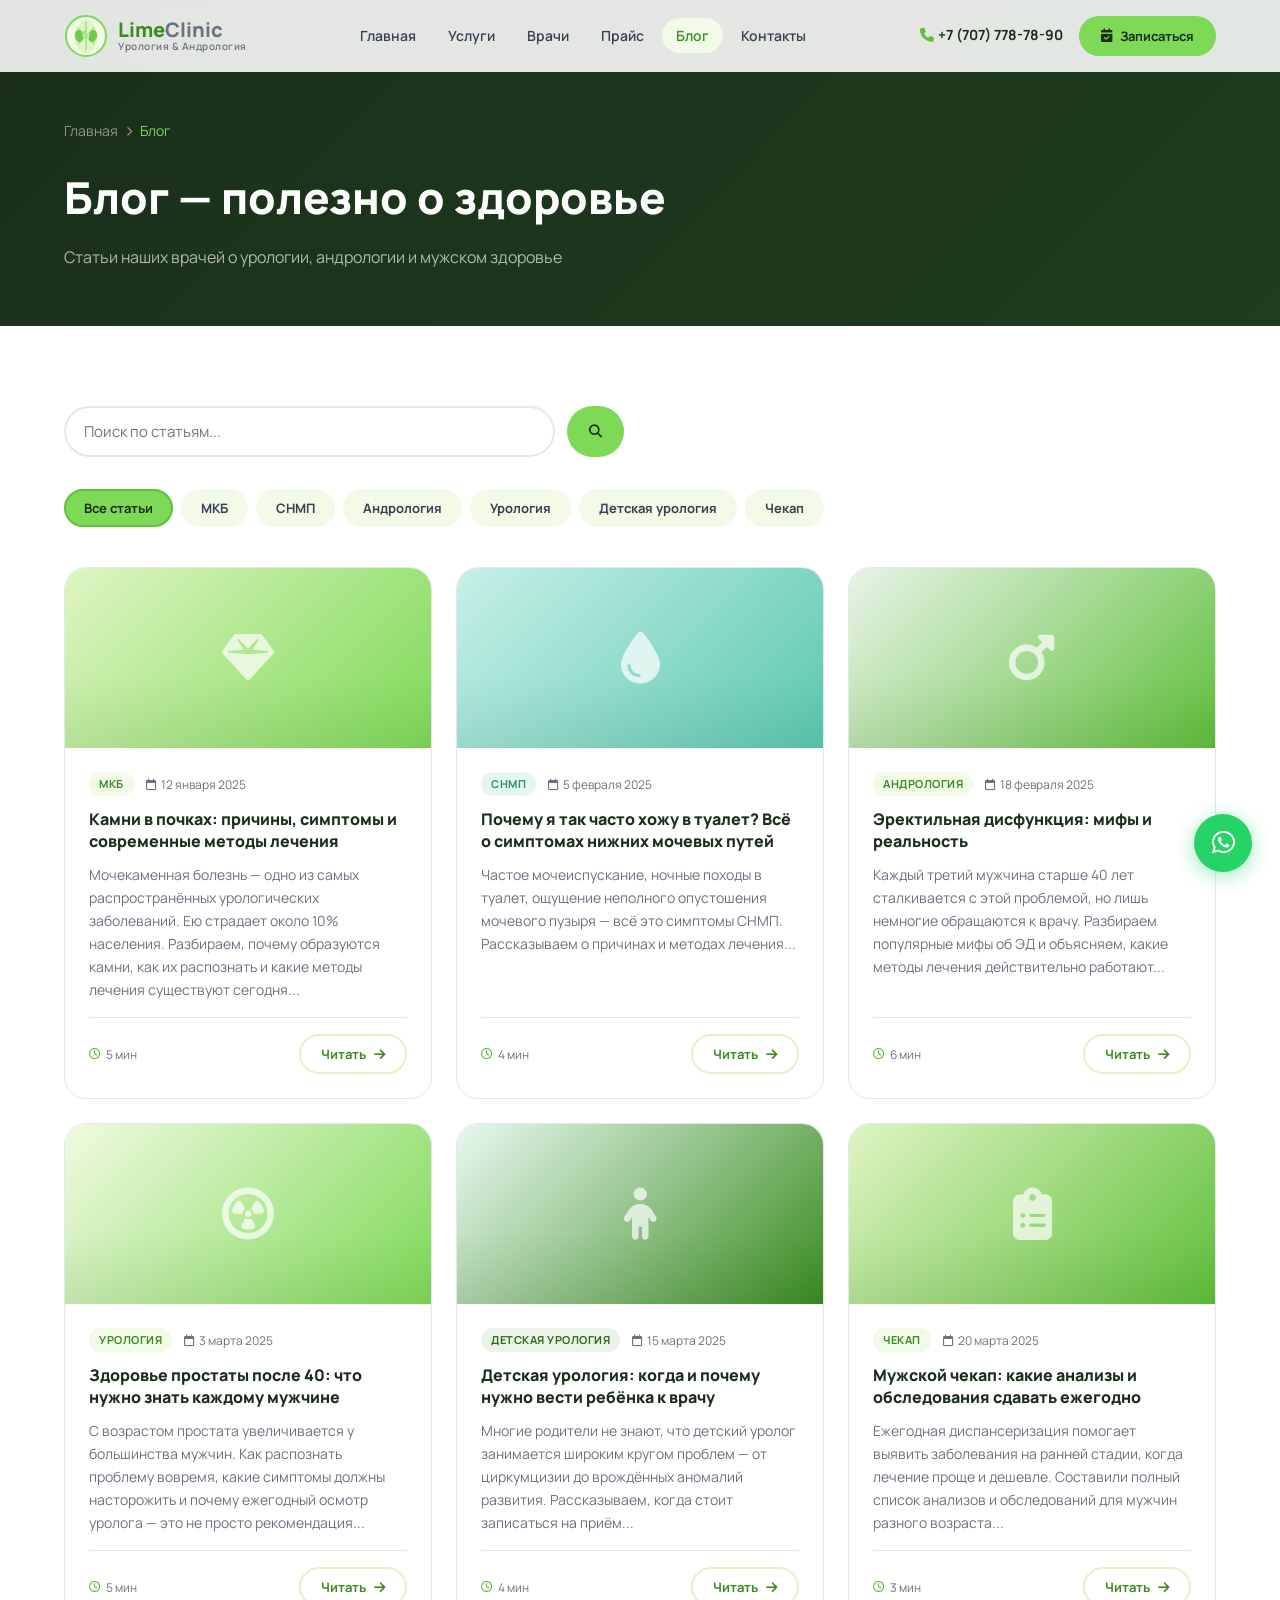
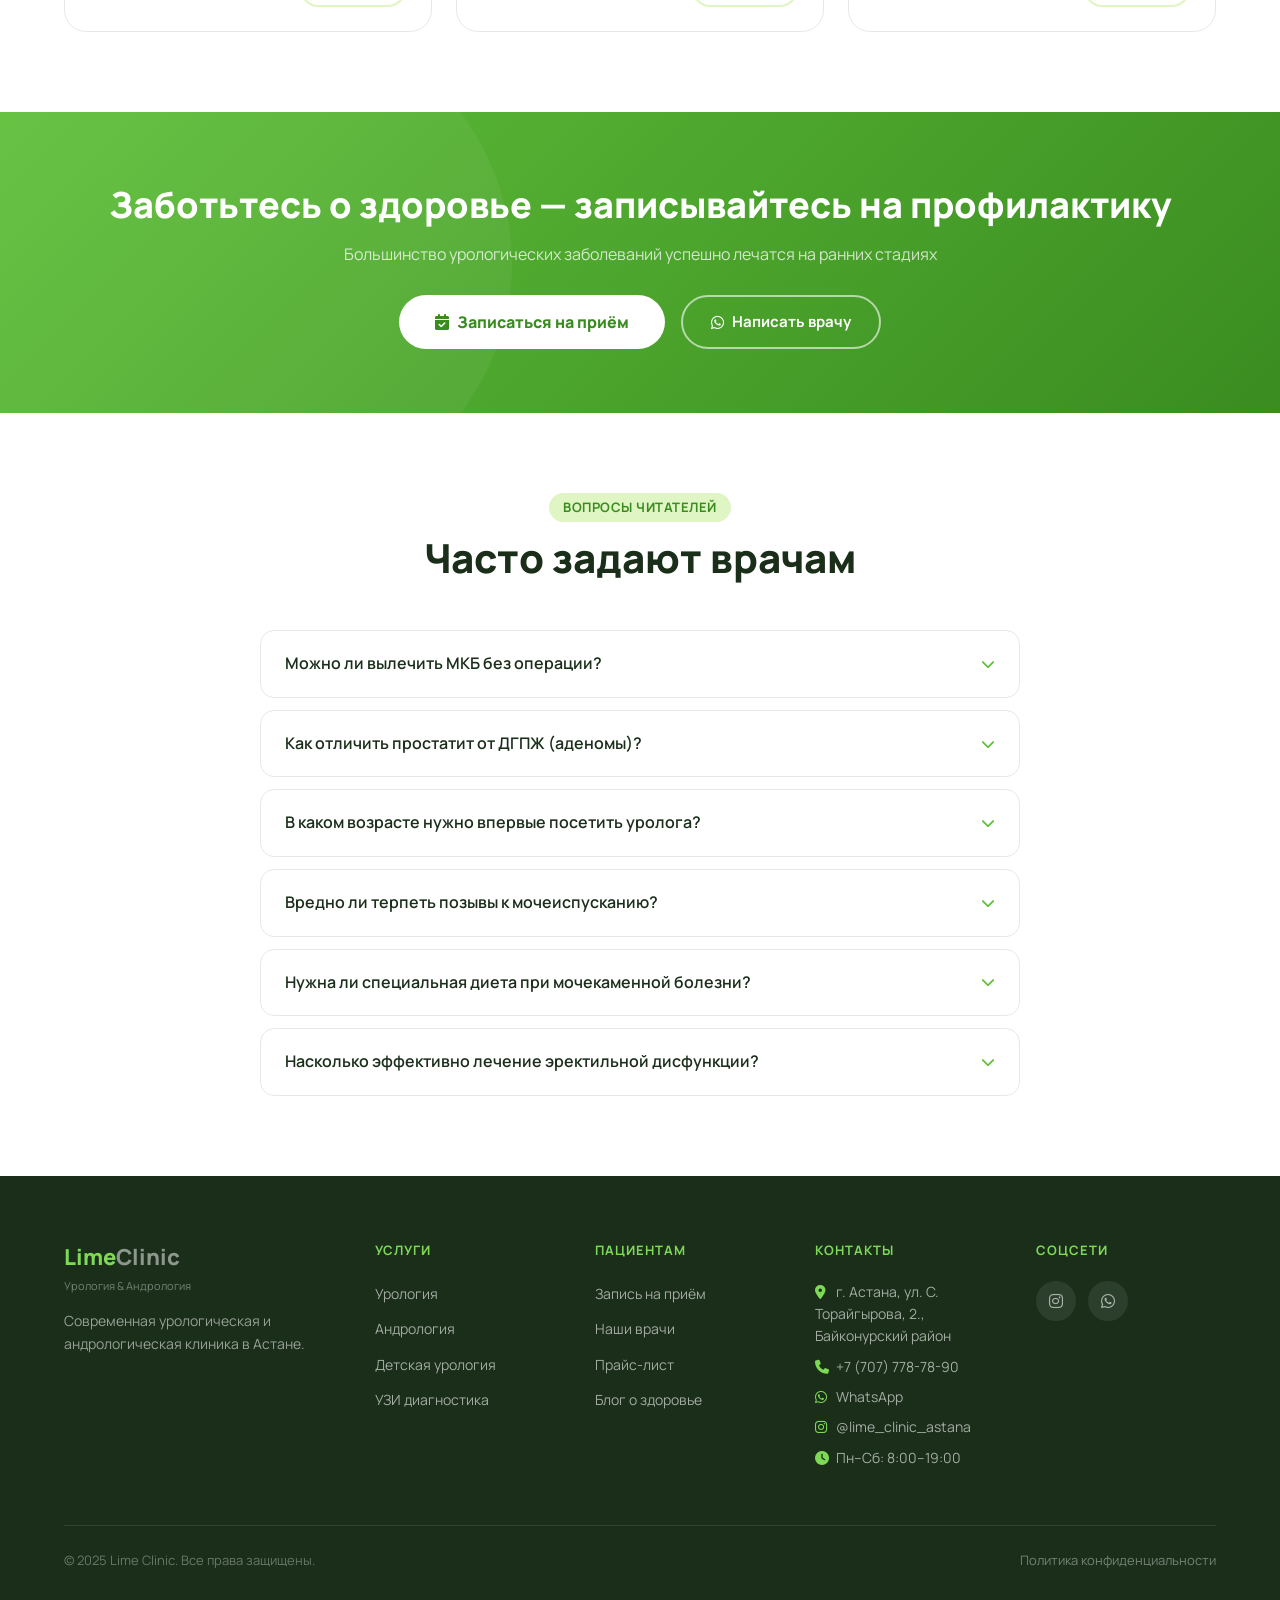
<file: blog.html>
<!DOCTYPE html>
<html lang="ru">
<head>
  <meta charset="UTF-8" />
  <meta name="viewport" content="width=device-width, initial-scale=1.0" />
  <title>Блог — Lime Clinic | Полезно о здоровье. Урология, андрология, Алматы</title>
  <meta name="description" content="Блог Lime Clinic — полезные статьи о мужском здоровье, урологии и андрологии. Камни в почках, простатит, СНМП, эректильная дисфункция. Советы от врачей." />
  <meta name="keywords" content="блог уролога, камни в почках лечение, СНМП симптомы, эректильная дисфункция лечение, здоровье простаты, мужской чекап, детская урология советы" />
  <link rel="stylesheet" href="styles.css" />
  <link rel="stylesheet" href="https://cdnjs.cloudflare.com/ajax/libs/font-awesome/6.5.0/css/all.min.css" />
  <link rel="preconnect" href="https://fonts.googleapis.com" />
  <link rel="preconnect" href="https://fonts.gstatic.com" crossorigin />
  <link href="https://fonts.googleapis.com/css2?family=Manrope:wght@300;400;500;600;700;800&display=swap" rel="stylesheet" />
</head>
<body>

<!-- NAV -->
<nav class="nav" id="main-nav">
  <div class="nav__inner">
    <a class="nav__logo" href="index.html">
      <svg viewBox="0 0 44 44" fill="none" xmlns="http://www.w3.org/2000/svg" width="44" height="44">
        <circle cx="22" cy="22" r="20" fill="#f2fae8" stroke="#7ED957" stroke-width="2"/>
        <path d="M22 4 C22 4 10 12 10 22 C10 32 16 38 22 40 C28 38 34 32 34 22 C34 12 22 4 22 4Z" fill="#dff5c3"/>
        <path d="M22 8 L22 36 M14 14 L30 30 M14 30 L30 14" stroke="#7ED957" stroke-width="1.5" stroke-linecap="round" opacity="0.6"/>
        <ellipse cx="15" cy="22" rx="4" ry="6" fill="#5FBF3A" opacity="0.85" transform="rotate(-10 15 22)"/>
        <ellipse cx="29" cy="22" rx="4" ry="6" fill="#5FBF3A" opacity="0.85" transform="rotate(10 29 22)"/>
        <text x="18" y="20" font-size="6" fill="#3a8c20" font-weight="bold">&#9794;</text>
        <text x="24" y="27" font-size="5" fill="#3a8c20" font-weight="bold">&#9792;</text>
      </svg>
      <div class="nav__logo-text">
        <div class="logo-name"><span class="lime">Lime</span><span class="gray">Clinic</span></div>
        <div class="logo-sub">Урология &amp; Андрология</div>
      </div>
    </a>
    <ul class="nav__links">
      <li><a href="index.html">Главная</a></li>
      <li><a href="services.html">Услуги</a></li>
      <li><a href="doctors.html">Врачи</a></li>
      <li><a href="prices.html">Прайс</a></li>
      <li><a href="blog.html" class="active">Блог</a></li>
      <li><a href="index.html#contacts">Контакты</a></li>
    </ul>
    <div class="nav__right">
      <a class="nav__phone" href="tel:+77077787890"><i class="fa-solid fa-phone"></i>+7 (707) 778-78-90</a>
      <button class="btn-primary btn-sm" data-booking><i class="fa-solid fa-calendar-check"></i> Записаться</button>
      <div class="nav__burger" id="nav-burger"><span></span><span></span><span></span></div>
    </div>
  </div>
</nav>
<div class="nav__mobile" id="nav-mobile">
  <a href="index.html">Главная</a>
  <a href="services.html">Услуги</a>
  <a href="doctors.html">Врачи</a>
  <a href="prices.html">Прайс</a>
  <a href="blog.html">Блог</a>
  <a href="index.html#contacts">Контакты</a>
  <a href="tel:+77077787890" class="mobile-phone"><i class="fa-solid fa-phone"></i> +7 (707) 778-78-90</a>
  <button class="btn-primary" data-booking><i class="fa-solid fa-calendar-check"></i> Записаться</button>
</div>

<!-- PAGE HERO -->
<section class="page-hero">
  <div class="container">
    <nav class="breadcrumb">
      <a href="index.html">Главная</a>
      <i class="fa-solid fa-chevron-right"></i>
      <span>Блог</span>
    </nav>
    <h1 data-reveal>Блог — полезно о здоровье</h1>
    <p data-reveal data-delay="100">Статьи наших врачей о урологии, андрологии и мужском здоровье</p>
  </div>
</section>

<!-- BLOG SECTION -->
<section class="sec">
  <div class="container">

    <!-- Search -->
    <div class="blog-search" data-reveal>
      <input type="text" id="blog-search" placeholder="Поиск по статьям..." />
      <button class="btn-primary btn-sm">
        <i class="fa-solid fa-search"></i>
      </button>
    </div>

    <!-- Filter tags -->
    <div class="filter-tags" data-reveal>
      <button class="filter-tag active" data-cat="all">Все статьи</button>
      <button class="filter-tag" data-cat="mkb">МКБ</button>
      <button class="filter-tag" data-cat="snmp">СНМП</button>
      <button class="filter-tag" data-cat="andrology">Андрология</button>
      <button class="filter-tag" data-cat="urology">Урология</button>
      <button class="filter-tag" data-cat="pediatric">Детская урология</button>
      <button class="filter-tag" data-cat="checkup">Чекап</button>
    </div>

    <!-- Blog Grid -->
    <div class="grid-3" id="blog-grid">

      <!-- Article 1 -->
      <div class="blog-card" data-cat="mkb" data-reveal data-delay="100">
        <div class="blog-card__img" style="background:linear-gradient(135deg,#dff5c3,#7ED957);">
          <i class="fa-solid fa-gem"></i>
        </div>
        <div class="blog-card__body">
          <div class="blog-meta">
            <span class="blog-cat">МКБ</span>
            <span class="blog-date"><i class="fa-regular fa-calendar" style="margin-right:4px;"></i>12 января 2025</span>
          </div>
          <h3>Камни в почках: причины, симптомы и современные методы лечения</h3>
          <p>Мочекаменная болезнь — одно из самых распространённых урологических заболеваний. Ею страдает около 10% населения. Разбираем, почему образуются камни, как их распознать и какие методы лечения существуют сегодня...</p>
          <div class="blog-footer">
            <div class="read-time"><i class="fa-regular fa-clock"></i> 5 мин</div>
            <button class="btn-ghost btn-sm" onclick="openArticle(1)">Читать <i class="fa-solid fa-arrow-right"></i></button>
          </div>
        </div>
      </div>

      <!-- Article 2 -->
      <div class="blog-card" data-cat="snmp" data-reveal data-delay="150">
        <div class="blog-card__img" style="background:linear-gradient(135deg,#c7f0e8,#5bc8af);">
          <i class="fa-solid fa-droplet"></i>
        </div>
        <div class="blog-card__body">
          <div class="blog-meta">
            <span class="blog-cat" style="background:rgba(91,200,175,0.15);color:#2a8a74;">СНМП</span>
            <span class="blog-date"><i class="fa-regular fa-calendar" style="margin-right:4px;"></i>5 февраля 2025</span>
          </div>
          <h3>Почему я так часто хожу в туалет? Всё о симптомах нижних мочевых путей</h3>
          <p>Частое мочеиспускание, ночные походы в туалет, ощущение неполного опустошения мочевого пузыря — всё это симптомы СНМП. Рассказываем о причинах и методах лечения...</p>
          <div class="blog-footer">
            <div class="read-time"><i class="fa-regular fa-clock"></i> 4 мин</div>
            <button class="btn-ghost btn-sm" onclick="openArticle(2)">Читать <i class="fa-solid fa-arrow-right"></i></button>
          </div>
        </div>
      </div>

      <!-- Article 3 -->
      <div class="blog-card" data-cat="andrology" data-reveal data-delay="200">
        <div class="blog-card__img" style="background:linear-gradient(135deg,#e8f4e8,#5FBF3A);">
          <i class="fa-solid fa-mars"></i>
        </div>
        <div class="blog-card__body">
          <div class="blog-meta">
            <span class="blog-cat">Андрология</span>
            <span class="blog-date"><i class="fa-regular fa-calendar" style="margin-right:4px;"></i>18 февраля 2025</span>
          </div>
          <h3>Эректильная дисфункция: мифы и реальность</h3>
          <p>Каждый третий мужчина старше 40 лет сталкивается с этой проблемой, но лишь немногие обращаются к врачу. Разбираем популярные мифы об ЭД и объясняем, какие методы лечения действительно работают...</p>
          <div class="blog-footer">
            <div class="read-time"><i class="fa-regular fa-clock"></i> 6 мин</div>
            <button class="btn-ghost btn-sm" onclick="openArticle(3)">Читать <i class="fa-solid fa-arrow-right"></i></button>
          </div>
        </div>
      </div>

      <!-- Article 4 -->
      <div class="blog-card" data-cat="urology" data-reveal data-delay="250">
        <div class="blog-card__img" style="background:linear-gradient(135deg,#f0fae0,#7ED957);">
          <i class="fa-solid fa-circle-radiation"></i>
        </div>
        <div class="blog-card__body">
          <div class="blog-meta">
            <span class="blog-cat">Урология</span>
            <span class="blog-date"><i class="fa-regular fa-calendar" style="margin-right:4px;"></i>3 марта 2025</span>
          </div>
          <h3>Здоровье простаты после 40: что нужно знать каждому мужчине</h3>
          <p>С возрастом простата увеличивается у большинства мужчин. Как распознать проблему вовремя, какие симптомы должны насторожить и почему ежегодный осмотр уролога — это не просто рекомендация...</p>
          <div class="blog-footer">
            <div class="read-time"><i class="fa-regular fa-clock"></i> 5 мин</div>
            <button class="btn-ghost btn-sm" onclick="openArticle(4)">Читать <i class="fa-solid fa-arrow-right"></i></button>
          </div>
        </div>
      </div>

      <!-- Article 5 -->
      <div class="blog-card" data-cat="pediatric" data-reveal data-delay="300">
        <div class="blog-card__img" style="background:linear-gradient(135deg,#e8f8f0,#3a8c20);">
          <i class="fa-solid fa-child"></i>
        </div>
        <div class="blog-card__body">
          <div class="blog-meta">
            <span class="blog-cat" style="background:rgba(58,140,32,0.1);color:#2d6e16;">Детская урология</span>
            <span class="blog-date"><i class="fa-regular fa-calendar" style="margin-right:4px;"></i>15 марта 2025</span>
          </div>
          <h3>Детская урология: когда и почему нужно вести ребёнка к врачу</h3>
          <p>Многие родители не знают, что детский уролог занимается широким кругом проблем — от циркумцизии до врождённых аномалий развития. Рассказываем, когда стоит записаться на приём...</p>
          <div class="blog-footer">
            <div class="read-time"><i class="fa-regular fa-clock"></i> 4 мин</div>
            <button class="btn-ghost btn-sm" onclick="openArticle(5)">Читать <i class="fa-solid fa-arrow-right"></i></button>
          </div>
        </div>
      </div>

      <!-- Article 6 -->
      <div class="blog-card" data-cat="checkup" data-reveal data-delay="350">
        <div class="blog-card__img" style="background:linear-gradient(135deg,#dff5c3,#5FBF3A);">
          <i class="fa-solid fa-clipboard-list"></i>
        </div>
        <div class="blog-card__body">
          <div class="blog-meta">
            <span class="blog-cat">Чекап</span>
            <span class="blog-date"><i class="fa-regular fa-calendar" style="margin-right:4px;"></i>20 марта 2025</span>
          </div>
          <h3>Мужской чекап: какие анализы и обследования сдавать ежегодно</h3>
          <p>Ежегодная диспансеризация помогает выявить заболевания на ранней стадии, когда лечение проще и дешевле. Составили полный список анализов и обследований для мужчин разного возраста...</p>
          <div class="blog-footer">
            <div class="read-time"><i class="fa-regular fa-clock"></i> 3 мин</div>
            <button class="btn-ghost btn-sm" onclick="openArticle(6)">Читать <i class="fa-solid fa-arrow-right"></i></button>
          </div>
        </div>
      </div>

    </div>

    <!-- No results message (hidden by default) -->
    <div id="blog-no-results" style="display:none;text-align:center;padding:60px 20px;">
      <div style="font-size:48px;margin-bottom:16px;">&#128269;</div>
      <h3 style="font-size:20px;font-weight:700;color:var(--navy);margin-bottom:8px;">Ничего не найдено</h3>
      <p style="color:var(--gray);">Попробуйте изменить поисковый запрос или выбрать другую категорию</p>
      <button class="btn-primary mt-16" onclick="resetBlogFilter()"><i class="fa-solid fa-rotate-left"></i> Сбросить фильтр</button>
    </div>

  </div>
</section>

<!-- ARTICLE MODAL -->
<div class="modal-overlay" id="article-modal" style="z-index:1500;">
  <div class="modal-card" style="max-width:700px;" id="article-content">
    <button class="modal-close" onclick="closeArticle()"><i class="fa-solid fa-xmark"></i></button>
    <!-- Article content injected here by JS -->
  </div>
</div>

<!-- NEWSLETTER CTA -->
<section class="cta-strip">
  <div class="container">
    <h2 data-reveal>Заботьтесь о здоровье — записывайтесь на профилактику</h2>
    <p data-reveal data-delay="100">Большинство урологических заболеваний успешно лечатся на ранних стадиях</p>
    <div style="display:flex;gap:16px;justify-content:center;flex-wrap:wrap;" data-reveal data-delay="200">
      <button class="btn-white" data-booking><i class="fa-solid fa-calendar-check"></i> Записаться на приём</button>
      <a href="https://api.whatsapp.com/send/?phone=77077787890" class="btn-outline-white" target="_blank"><i class="fa-brands fa-whatsapp"></i> Написать врачу</a>
    </div>
  </div>
</section>

<!-- FAQ for blog -->
<section class="sec">
  <div class="container">
    <div class="sh center">
      <div class="stag" data-reveal>Вопросы читателей</div>
      <h2 data-reveal data-delay="100">Часто задают врачам</h2>
    </div>
    <div style="max-width:760px;margin:0 auto;" data-reveal>
      <div class="faq-list">
        <div class="faq-item">
          <div class="faq-q">Можно ли вылечить МКБ без операции?<i class="fa-solid fa-chevron-down"></i></div>
          <div class="faq-a"><p>Да, при размере камней до 5–6 мм возможно консервативное лечение с применением лекарственных препаратов и соблюдением питьевого режима. Камни размером от 6 до 20 мм лечат дроблением (литотрипсией). Крупные камни требуют хирургического вмешательства. Решение принимается индивидуально после УЗИ и консультации.</p></div>
        </div>
        <div class="faq-item">
          <div class="faq-q">Как отличить простатит от ДГПЖ (аденомы)?<i class="fa-solid fa-chevron-down"></i></div>
          <div class="faq-a"><p>Простатит — воспаление простаты, чаще встречается у мужчин до 50 лет, сопровождается болью и дискомфортом. ДГПЖ — доброкачественное увеличение простаты, типично после 50 лет, проявляется нарушениями мочеиспускания. Точно различить их помогает осмотр уролога, ТРУЗИ и анализ крови на ПСА.</p></div>
        </div>
        <div class="faq-item">
          <div class="faq-q">В каком возрасте нужно впервые посетить уролога?<i class="fa-solid fa-chevron-down"></i></div>
          <div class="faq-a"><p>Мужчинам рекомендуется первый профилактический визит к урологу в 30 лет. После 40 лет — ежегодно, обязательно включая ПСА-тест и ТРУЗИ. Женщинам и детям — по показаниям или при появлении жалоб.</p></div>
        </div>
        <div class="faq-item">
          <div class="faq-q">Вредно ли терпеть позывы к мочеиспусканию?<i class="fa-solid fa-chevron-down"></i></div>
          <div class="faq-a"><p>Периодически — нет. Но постоянное и длительное сдерживание мочеиспускания может привести к снижению тонуса мочевого пузыря, нарушению его опорожнения и увеличению риска инфекций. Норма — мочеиспускание 5–7 раз в день и не более 1 раза ночью.</p></div>
        </div>
        <div class="faq-item">
          <div class="faq-q">Нужна ли специальная диета при мочекаменной болезни?<i class="fa-solid fa-chevron-down"></i></div>
          <div class="faq-a"><p>Да, диета важна и зависит от состава камней. При оксалатных камнях ограничивают шпинат, щавель, шоколад. При уратных — мясо и субпродукты. При фосфатных — молочные продукты. Во всех случаях рекомендуется пить не менее 2–2,5 л воды в день. Точные рекомендации даст врач после анализа камня.</p></div>
        </div>
        <div class="faq-item">
          <div class="faq-q">Насколько эффективно лечение эректильной дисфункции?<i class="fa-solid fa-chevron-down"></i></div>
          <div class="faq-a"><p>Очень эффективно — при правильно поставленном диагнозе. При сосудистой причине помогает медикаментозная терапия (ингибиторы ФДЭ-5). При психогенной — психотерапия в сочетании с препаратами. При тяжёлой форме — пенильное протезирование даёт результат в 95% случаев. Главное — вовремя обратиться к специалисту.</p></div>
        </div>
      </div>
    </div>
  </div>
</section>

<!-- FOOTER -->
<footer class="footer">
  <div class="container">
    <div class="footer__top">
      <div class="footer__brand">
        <div class="logo-name"><span class="lime">Lime</span><span class="gray">Clinic</span></div>
        <div class="logo-sub">Урология &amp; Андрология</div>
        <p class="footer__tagline">Современная урологическая и андрологическая клиника в Астане.</p>
      </div>
      <div class="footer__col">
        <h4>Услуги</h4>
        <ul>
          <li><a href="services.html">Урология</a></li>
          <li><a href="services.html">Андрология</a></li>
          <li><a href="services.html">Детская урология</a></li>
          <li><a href="services.html">УЗИ диагностика</a></li>
        </ul>
      </div>
      <div class="footer__col">
        <h4>Пациентам</h4>
        <ul>
          <li><a href="booking.html">Запись на приём</a></li>
          <li><a href="doctors.html">Наши врачи</a></li>
          <li><a href="prices.html">Прайс-лист</a></li>
          <li><a href="blog.html">Блог о здоровье</a></li>
        </ul>
      </div>
      <div class="footer__col">
        <h4>Контакты</h4>
        <p><i class="fa-solid fa-location-dot"></i> г. Астана, ул. С. Торайгырова, 2., Байконурский район</p>
        <p><i class="fa-solid fa-phone"></i> <a href="tel:+77077787890">+7 (707) 778-78-90</a></p>
        <p><i class="fa-brands fa-whatsapp"></i> <a href="https://api.whatsapp.com/send/?phone=77077787890" target="_blank">WhatsApp</a></p>
        <p><i class="fa-brands fa-instagram"></i> <a href="https://instagram.com/lime_clinic_astana" target="_blank">@lime_clinic_astana</a></p>
        <p><i class="fa-solid fa-clock"></i> Пн–Сб: 8:00–19:00</p>
      </div>
      <div class="footer__col">
        <h4>Соцсети</h4>
        <div class="footer__socials">
          <a href="https://instagram.com/lime_clinic_astana" target="_blank" aria-label="Instagram"><i class="fa-brands fa-instagram"></i></a>
          <a href="https://api.whatsapp.com/send/?phone=77077787890" target="_blank" aria-label="WhatsApp"><i class="fa-brands fa-whatsapp"></i></a>
          
          
        </div>
      </div>
    </div>
    <div class="footer__bottom">
      <p>&copy; 2025 Lime Clinic. Все права защищены.</p>
      <a href="#">Политика конфиденциальности</a>
    </div>
  </div>
</footer>

<!-- BOOKING MODAL -->
<div class="modal-overlay" id="booking-modal">
  <div class="modal-card">
    <button class="modal-close" onclick="BookingModal.close()"><i class="fa-solid fa-xmark"></i></button>
    <div class="modal-title">Запись на приём</div>
    <div class="modal-subtitle">Заполните форму — мы свяжемся для подтверждения</div>
    <div class="step-dots">
      <div class="step-dot active">1</div><div class="step-line"></div>
      <div class="step-dot">2</div><div class="step-line"></div>
      <div class="step-dot">3</div><div class="step-line"></div>
      <div class="step-dot">4</div>
    </div>
    <div class="step-labels">
      <span class="active">Врач</span><span>Дата</span><span>Время</span><span>Данные</span>
    </div>
    <div class="modal-step active" id="modal-step-1">
      <h3 style="font-size:17px;font-weight:700;color:var(--navy);margin-bottom:16px;">Выберите врача</h3>
      <div class="doc-select-cards" id="modal-doctors"></div>
    </div>
    <div class="modal-step" id="modal-step-2">
      <h3 style="font-size:17px;font-weight:700;color:var(--navy);margin-bottom:16px;">Выберите дату</h3>
      <div id="modal-calendar"></div>
    </div>
    <div class="modal-step" id="modal-step-3">
      <h3 style="font-size:17px;font-weight:700;color:var(--navy);margin-bottom:8px;">Выберите время</h3>
      <p style="font-size:13px;color:var(--gray);margin-bottom:16px;"><i class="fa-solid fa-circle-xmark" style="color:#ef4444;margin-right:4px;"></i>Зачёркнутые слоты уже заняты</p>
      <div id="modal-times"></div>
    </div>
    <div class="modal-step" id="modal-step-4">
      <h3 style="font-size:17px;font-weight:700;color:var(--navy);margin-bottom:16px;">Ваши данные</h3>
      <div class="form-group">
        <label>Ваше имя <span class="req">*</span></label>
        <input type="text" class="form-control" id="modal-name" placeholder="Иван Иванов" />
      </div>
      <div class="form-group">
        <label>Телефон <span class="req">*</span></label>
        <input type="tel" class="form-control" id="modal-phone" placeholder="+7 (___) ___-__-__" />
      </div>
      <div class="form-group">
        <label>Email <span style="color:var(--gray);font-weight:400;">(необязательно)</span></label>
        <input type="email" class="form-control" id="modal-email" placeholder="example@mail.kz" />
      </div>
      <div class="form-group">
        <label>Комментарий</label>
        <textarea class="form-control" rows="3" placeholder="Опишите вашу проблему..."></textarea>
      </div>
      <div class="form-check">
        <input type="checkbox" id="modal-privacy" checked />
        <label for="modal-privacy">Согласен(а) с <a href="#">политикой конфиденциальности</a></label>
      </div>
    </div>
    <div class="modal-nav">
      <button class="btn-outline" id="modal-prev" style="display:none;"><i class="fa-solid fa-arrow-left"></i> Назад</button>
      <button class="btn-primary" id="modal-next">Далее <i class="fa-solid fa-arrow-right"></i></button>
    </div>
  </div>
</div>

<a href="https://api.whatsapp.com/send/?phone=77077787890" class="wa-btn" target="_blank" aria-label="WhatsApp"><i class="fa-brands fa-whatsapp"></i></a>
<div class="mobile-cta" id="mobile-sticky-cta">
  <button class="btn-primary" id="mobile-cta-btn" data-booking><i class="fa-solid fa-calendar-check"></i> Записаться на приём</button>
</div>

<script src="script.js"></script>
<script>
// Article data
const articles = {
  1: {
    cat: 'МКБ',
    date: '12 января 2025',
    time: '5 мин',
    title: 'Камни в почках: причины, симптомы и современные методы лечения',
    author: 'Асанов Болат Ержанович',
    role: 'Главный уролог, к.м.н.',
    color: 'linear-gradient(135deg,#dff5c3,#7ED957)',
    icon: 'fa-gem',
    body: `
      <p>Мочекаменная болезнь (МКБ) — одно из наиболее распространённых урологических заболеваний, которым страдает около 10% населения планеты. В Казахстане, с учётом климатических условий и особенностей питания, этот показатель может быть выше.</p>
      <h4>Почему образуются камни?</h4>
      <p>Камни в почках формируются при нарушении обмена веществ, когда в моче повышается концентрация солей — оксалатов, уратов, фосфатов или цистина. К основным причинам относятся: недостаточное потребление жидкости, неправильное питание (избыток мяса, соли, щавелевой кислоты), наследственная предрасположенность, хронические инфекции мочевых путей, а также жаркий климат.</p>
      <h4>Симптомы и признаки МКБ</h4>
      <p>Характерный признак — почечная колика: острая, интенсивная боль в пояснице, часто отдающая в пах и бедро. Другие симптомы включают кровь в моче (гематурия), частое болезненное мочеиспускание, тошноту и рвоту. Небольшие камни нередко протекают бессимптомно и обнаруживаются случайно на УЗИ.</p>
      <h4>Современное лечение</h4>
      <p>Выбор метода зависит от размера, состава и расположения камня. Камни до 5 мм нередко выходят самостоятельно при обильном питьевом режиме и приёме препаратов. Камни 5–20 мм дробят с помощью дистанционной или контактной литотрипсии. Крупные камни и камни в сложных анатомических ситуациях удаляют эндоскопически (нефролитотрипсия) или через небольшой разрез.</p>
      <p>В Lime Clinic мы выполняем весь спектр лечения МКБ — от медикаментозного до хирургического. Запишитесь на консультацию, чтобы получить индивидуальный план лечения.</p>
    `
  },
  2: {
    cat: 'СНМП',
    date: '5 февраля 2025',
    time: '4 мин',
    title: 'Почему я так часто хожу в туалет? Всё о симптомах нижних мочевых путей',
    author: 'Асанов Болат Ержанович',
    role: 'Главный уролог',
    color: 'linear-gradient(135deg,#c7f0e8,#5bc8af)',
    icon: 'fa-droplet',
    body: `
      <p>Частое мочеиспускание, ночные походы в туалет, ощущение неполного опустошения мочевого пузыря, резкие, трудно сдерживаемые позывы — всё это симптомы нижних мочевых путей (СНМП). Они существенно снижают качество жизни и нередко являются первым признаком серьёзного заболевания.</p>
      <h4>Что такое СНМП?</h4>
      <p>СНМП — собирательное понятие, включающее симптомы накопления (частое мочеиспускание, ноктурия, ургентность, недержание) и симптомы опорожнения (слабая струя, прерывистое мочеиспускание, необходимость тужиться). Ими страдают как мужчины, так и женщины, хотя у мужчин СНМП чаще связаны с патологией простаты.</p>
      <h4>Основные причины</h4>
      <p>У мужчин: доброкачественная гиперплазия простаты (ДГПЖ), простатит, рак простаты. У женщин: гиперактивный мочевой пузырь, пролапс тазовых органов, цистит. У обоих полов: неврологические расстройства, сахарный диабет, приём некоторых лекарств.</p>
      <h4>Диагностика и лечение</h4>
      <p>Диагностика включает дневник мочеиспускания, анализы мочи, УЗИ, урофлоуметрию. Лечение зависит от причины: медикаментозная терапия (альфа-блокаторы, антимускариновые препараты), физиотерапия, в ряде случаев — хирургическое вмешательство.</p>
      <p>Не откладывайте визит к врачу — большинство случаев СНМП отлично поддаются лечению.</p>
    `
  },
  3: {
    cat: 'Андрология',
    date: '18 февраля 2025',
    time: '6 мин',
    title: 'Эректильная дисфункция: мифы и реальность',
    author: 'Сейтжанов Нурлан Абенович',
    role: 'Андролог, уролог',
    color: 'linear-gradient(135deg,#e8f4e8,#5FBF3A)',
    icon: 'fa-mars',
    body: `
      <p>Эректильная дисфункция (ЭД) — неспособность достигать или поддерживать эрекцию, достаточную для полноценной половой жизни. По статистике, с этой проблемой сталкивается каждый третий мужчина старше 40 лет. Однако к врачу обращаются единицы — мешают стыд и многочисленные мифы.</p>
      <h4>Миф 1: «ЭД — это только психологическая проблема»</h4>
      <p>Реальность: 70–80% случаев ЭД имеют органическую (сосудистую, неврологическую, гормональную) причину. Психологическая составляющая присутствует в большинстве случаев как вторичная реакция, но первичная причина чаще физическая.</p>
      <h4>Миф 2: «В молодом возрасте ЭД не бывает»</h4>
      <p>Реальность: ЭД встречается у 15–25% мужчин до 40 лет. У молодых мужчин она чаще носит психогенный характер, но может быть и органической — например, при сахарном диабете, гипертонии или травмах.</p>
      <h4>Миф 3: «Виагра решит проблему»</h4>
      <p>Реальность: Ингибиторы ФДЭ-5 (силденафил, тадалафил) эффективны у 70% пациентов с ЭД. Но при сосудистой патологии, гормональных нарушениях или после операций они могут не работать. Правильное лечение начинается с диагностики.</p>
      <h4>Что делать?</h4>
      <p>Обратитесь к андрологу. Современные методы — УЗДГ сосудов, гормональный профиль, неврологическое обследование — позволяют точно установить причину. Лечение эффективно в 90% случаев: от таблеток до пенильного протезирования при тяжёлых формах.</p>
    `
  },
  4: {
    cat: 'Урология',
    date: '3 марта 2025',
    time: '5 мин',
    title: 'Здоровье простаты после 40: что нужно знать каждому мужчине',
    author: 'Асанов Болат Ержанович',
    role: 'Главный уролог, к.м.н.',
    color: 'linear-gradient(135deg,#f0fae0,#7ED957)',
    icon: 'fa-circle-radiation',
    body: `
      <p>Простата — небольшая железа размером с грецкий орех — играет важную роль в репродуктивном здоровье мужчины. После 40 лет риск заболеваний простаты резко возрастает, поэтому регулярный осмотр уролога становится необходимостью.</p>
      <h4>Основные заболевания простаты</h4>
      <p>Хронический простатит поражает мужчин в возрасте 25–50 лет, проявляется болью в промежности, нарушениями мочеиспускания и сексуальной функции. ДГПЖ (аденома простаты) — доброкачественное увеличение железы — диагностируется у 50% мужчин после 50 лет и у 90% после 80. Рак простаты — наиболее часто встречающийся рак у мужчин после 50 лет — при раннем выявлении полностью излечим.</p>
      <h4>Симптомы, которые нельзя игнорировать</h4>
      <p>Слабая или прерывистая струя мочи, частые позывы (особенно ночью), ощущение неполного опустошения мочевого пузыря, боли в промежности, кровь в моче или сперме — любой из этих признаков требует консультации уролога.</p>
      <h4>Профилактика и скрининг</h4>
      <p>После 40 лет рекомендуется ежегодный осмотр уролога, ТРУЗИ простаты и анализ крови на ПСА (простатоспецифический антиген). Нормальный уровень ПСА у мужчин до 50 лет — не более 2,5 нг/мл, у мужчин 50–60 лет — не более 3,5 нг/мл. Повышение ПСА — повод для углублённого обследования, но не обязательно означает рак.</p>
    `
  },
  5: {
    cat: 'Детская урология',
    date: '15 марта 2025',
    time: '4 мин',
    title: 'Детская урология: когда и почему нужно вести ребёнка к врачу',
    author: 'Жакыпова Айгерим Маратовна',
    role: 'Детский уролог',
    color: 'linear-gradient(135deg,#e8f8f0,#3a8c20)',
    icon: 'fa-child',
    body: `
      <p>Детский уролог — специалист, с которым многие родители встречаются лишь при явных проблемах. Между тем ряд состояний, выявленных в раннем возрасте, гораздо проще скорректировать, чем те же заболевания у взрослых.</p>
      <h4>Когда нужно записаться к детскому урологу?</h4>
      <p>Поводом для внепланового обращения служат: затруднённое или болезненное мочеиспускание, недержание мочи у детей старше 5 лет, кровь в моче, боли в животе, пояснице или промежности, набухание мошонки или её асимметрия, воспаление крайней плоти (фимоз), необнаружение яичка в мошонке.</p>
      <h4>Плановые осмотры</h4>
      <p>Мальчикам рекомендуется первый осмотр уролога в 1 год (для оценки развития половых органов), затем в 6–7 лет перед школой и в 13–14 лет в период полового созревания. Девочкам — по показаниям и при инфекциях мочевых путей.</p>
      <h4>Циркумцизия: когда нужна?</h4>
      <p>Физиологический фимоз (сужение крайней плоти) у мальчиков до 3–5 лет является нормой. Операция показана при рецидивирующих воспалениях, нарушениях мочеиспускания или по медицинским показаниям. Мы проводим циркумцизию амбулаторно под безопасной анестезией — ребёнок уходит домой в тот же день.</p>
    `
  },
  6: {
    cat: 'Чекап',
    date: '20 марта 2025',
    time: '3 мин',
    title: 'Мужской чекап: какие анализы и обследования сдавать ежегодно',
    author: 'Асанов Болат Ержанович',
    role: 'Главный уролог, к.м.н.',
    color: 'linear-gradient(135deg,#dff5c3,#5FBF3A)',
    icon: 'fa-clipboard-list',
    body: `
      <p>Регулярная диспансеризация — основа мужского здоровья. Многие заболевания мочеполовой системы долгое время протекают бессимптомно и выявляются лишь при развёрнутом скрининге. Составили список обследований по возрастным группам.</p>
      <h4>Мужчины 30–40 лет</h4>
      <p>Общий анализ мочи, общий анализ крови, биохимия крови (глюкоза, холестерин, мочевина, креатинин), УЗИ органов брюшной полости и почек, консультация уролога. При наличии симптомов — ТРУЗИ и ПСА.</p>
      <h4>Мужчины 40–55 лет</h4>
      <p>Всё вышеперечисленное плюс: анализ крови на ПСА (ежегодно), ТРУЗИ простаты, тестостерон общий и свободный, УЗИ мошонки. При нарушениях эрекции — УЗДГ сосудов полового члена, гормональный профиль.</p>
      <h4>Мужчины старше 55 лет</h4>
      <p>Полный урологический осмотр, ПСА, ТРУЗИ, урофлоуметрия (для оценки тока мочи), при необходимости — цистоскопия. Спермограмма — при планировании отцовства в любом возрасте.</p>
      <h4>Мужской чекап в Lime Clinic</h4>
      <p>Мы разработали комплексные программы чекапа, которые позволяют пройти всё необходимое за один визит. Базовый чекап — от 69 990 ₸, расширенный — от 91 990 ₸. Запишитесь онлайн и позаботьтесь о своём здоровье заранее.</p>
    `
  }
};

function openArticle(id) {
  const a = articles[id];
  if (!a) return;
  const modal = document.getElementById('article-modal');
  const content = document.getElementById('article-content');
  content.innerHTML = `
    <button class="modal-close" onclick="closeArticle()"><i class="fa-solid fa-xmark"></i></button>
    <div style="height:180px;background:${a.color};border-radius:var(--radius) var(--radius) 0 0;display:flex;align-items:center;justify-content:center;font-size:56px;color:rgba(255,255,255,0.8);margin:-40px -40px 28px;">
      <i class="fa-solid ${a.icon}"></i>
    </div>
    <div style="display:flex;align-items:center;gap:10px;margin-bottom:16px;flex-wrap:wrap;">
      <span class="blog-cat">${a.cat}</span>
      <span style="font-size:13px;color:var(--gray);"><i class="fa-regular fa-calendar" style="margin-right:4px;"></i>${a.date}</span>
      <span style="font-size:13px;color:var(--gray);"><i class="fa-regular fa-clock" style="margin-right:4px;"></i>${a.time} чтения</span>
    </div>
    <h2 style="font-size:clamp(18px,3vw,24px);font-weight:800;color:var(--navy);margin-bottom:20px;line-height:1.3;">${a.title}</h2>
    <div style="font-size:14px;color:var(--gray);margin-bottom:24px;padding:12px 16px;background:var(--lime-pale);border-radius:var(--radius-sm);display:flex;align-items:center;gap:10px;">
      <div style="width:36px;height:36px;border-radius:50%;background:linear-gradient(135deg,var(--lime),var(--lime-deep));display:flex;align-items:center;justify-content:center;color:white;font-size:14px;flex-shrink:0;"><i class="fa-solid fa-user-doctor"></i></div>
      <div><strong style="color:var(--navy);display:block;">${a.author}</strong><span>${a.role}</span></div>
    </div>
    <div style="font-size:15px;line-height:1.75;color:var(--gray-dark);">
      ${a.body.replace(/<h4>/g,'<h4 style="font-size:17px;font-weight:800;color:var(--navy);margin:20px 0 8px;">').replace(/<\/h4>/g,'</h4>')}
    </div>
    <div style="margin-top:28px;padding-top:20px;border-top:1px solid var(--border);display:flex;gap:12px;flex-wrap:wrap;">
      <button class="btn-primary" data-booking onclick="closeArticle()"><i class="fa-solid fa-calendar-check"></i> Записаться на приём</button>
      <button class="btn-ghost" onclick="closeArticle()"><i class="fa-solid fa-arrow-left"></i> Назад к блогу</button>
    </div>
  `;
  modal.classList.add('open');
  document.body.style.overflow = 'hidden';

  // Re-init booking buttons inside modal content
  content.querySelectorAll('[data-booking]').forEach(btn => {
    btn.addEventListener('click', () => { closeArticle(); BookingModal.open(); });
  });
}

function closeArticle() {
  const modal = document.getElementById('article-modal');
  modal.classList.remove('open');
  document.body.style.overflow = '';
}

// Close article on overlay click
document.getElementById('article-modal').addEventListener('click', function(e) {
  if (e.target === this) closeArticle();
});

// Reset blog filter
function resetBlogFilter() {
  document.getElementById('blog-search').value = '';
  document.querySelectorAll('.filter-tag').forEach(t => t.classList.remove('active'));
  document.querySelector('.filter-tag[data-cat="all"]').classList.add('active');
  document.querySelectorAll('.blog-card').forEach(c => { c.style.display = ''; });
  document.getElementById('blog-no-results').style.display = 'none';
}

// Enhanced blog filter with no-results check
(function() {
  const origFilter = window.initBlogFilter;
  document.addEventListener('DOMContentLoaded', function() {
    const searchInput = document.getElementById('blog-search');
    const filterTags = document.querySelectorAll('.filter-tag');
    const cards = document.querySelectorAll('.blog-card[data-cat]');
    const noResults = document.getElementById('blog-no-results');
    let activeTag = 'all';

    function applyFilter() {
      const search = searchInput ? searchInput.value.toLowerCase() : '';
      let visibleCount = 0;
      cards.forEach(card => {
        const cat = card.dataset.cat || '';
        const text = card.textContent.toLowerCase();
        const catMatch = activeTag === 'all' || cat === activeTag;
        const searchMatch = !search || text.includes(search);
        const show = catMatch && searchMatch;
        card.style.display = show ? '' : 'none';
        if (show) visibleCount++;
      });
      noResults.style.display = visibleCount === 0 ? 'block' : 'none';
    }

    filterTags.forEach(tag => {
      tag.addEventListener('click', () => {
        filterTags.forEach(t => t.classList.remove('active'));
        tag.classList.add('active');
        activeTag = tag.dataset.cat || 'all';
        applyFilter();
      });
    });

    if (searchInput) searchInput.addEventListener('input', applyFilter);
  });
})();
</script>
</body>
</html>
</file>
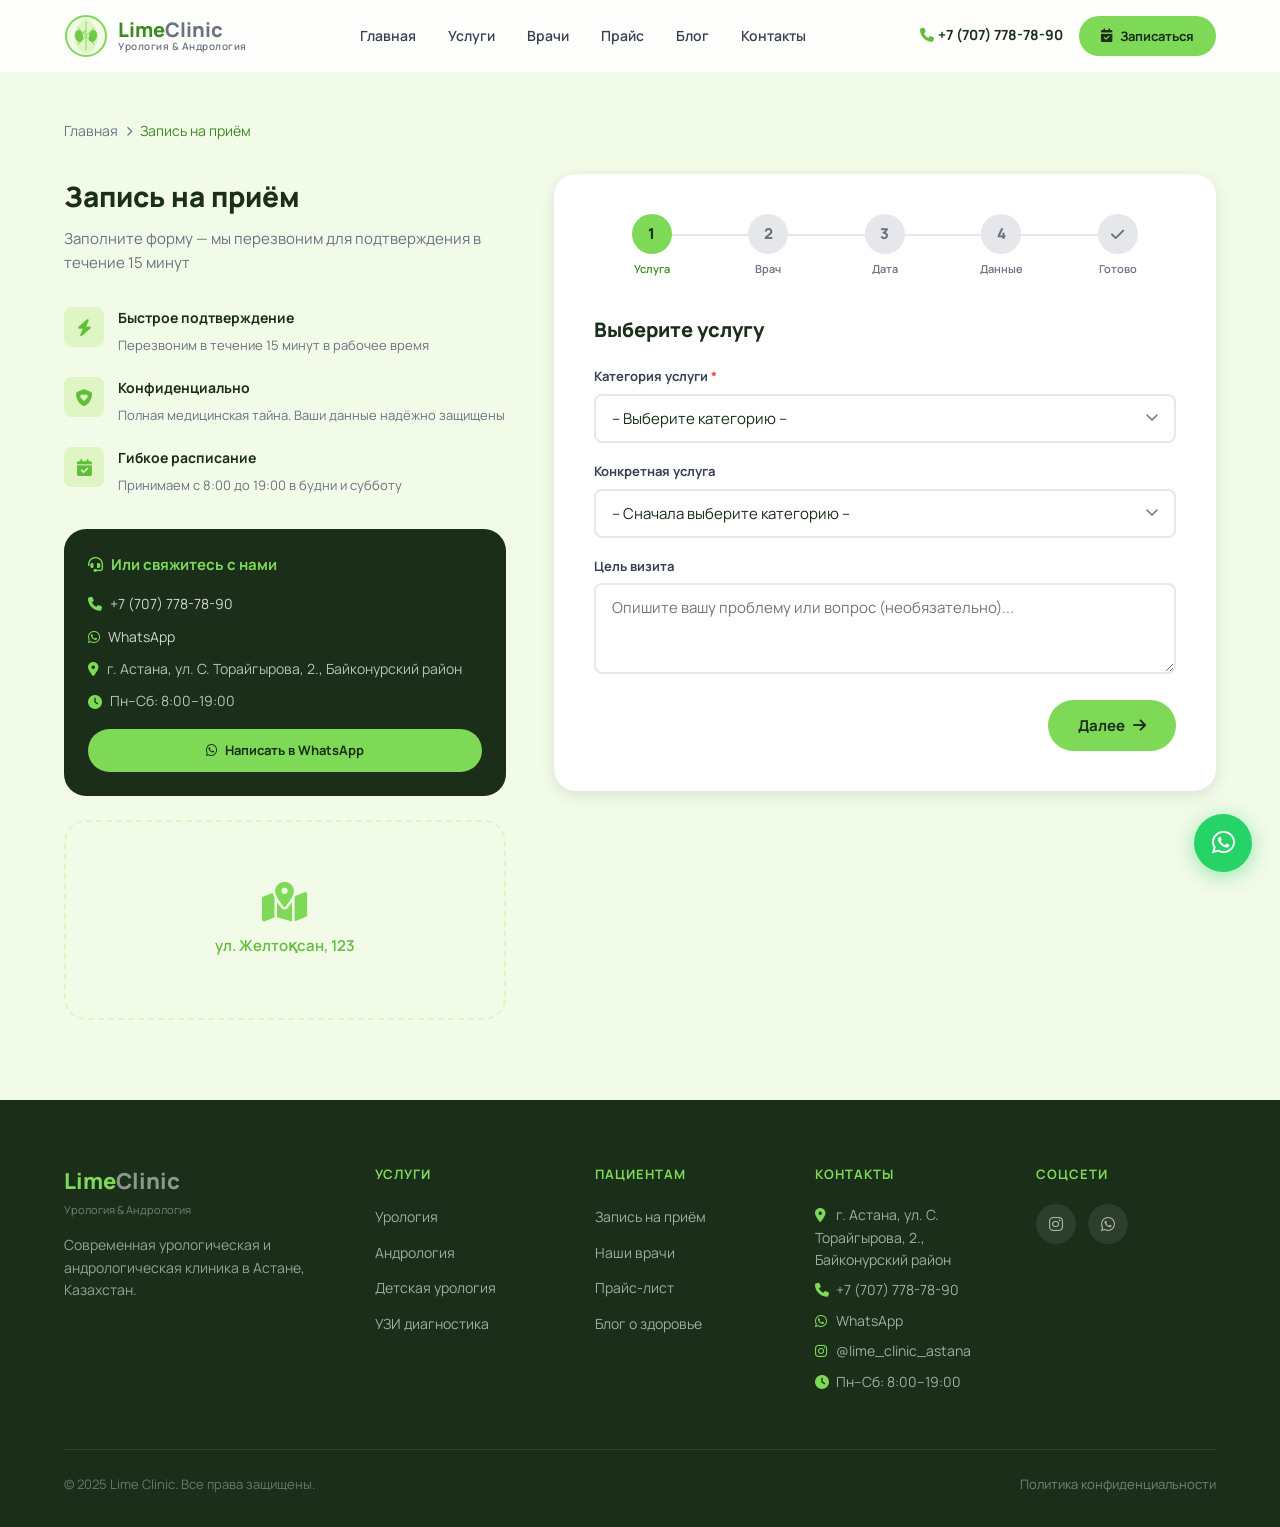
<file: booking.html>
<!DOCTYPE html>
<html lang="ru">
<head>
  <meta charset="UTF-8" />
  <meta name="viewport" content="width=device-width, initial-scale=1.0" />
  <title>Запись на приём — Lime Clinic | Онлайн запись к урологу в Астане</title>
  <meta name="description" content="Запишитесь к урологу онлайн в Lime Clinic. Выберите врача, удобную дату и время. Подтверждение по телефону. Астана, ул. С. Торайгырова, 2." />
  <meta name="keywords" content="запись к урологу онлайн, запись к андрологу Астана, онлайн запись уролог, Lime Clinic запись" />
  <link rel="stylesheet" href="styles.css" />
  <link rel="stylesheet" href="https://cdnjs.cloudflare.com/ajax/libs/font-awesome/6.5.0/css/all.min.css" />
  <link rel="preconnect" href="https://fonts.googleapis.com" />
  <link rel="preconnect" href="https://fonts.gstatic.com" crossorigin />
  <link href="https://fonts.googleapis.com/css2?family=Manrope:wght@300;400;500;600;700;800&display=swap" rel="stylesheet" />
  <style>
    .doc-radio-card {
      display: flex;
      align-items: center;
      gap: 16px;
      padding: 16px 20px;
      border: 2px solid var(--border);
      border-radius: var(--radius);
      cursor: pointer;
      transition: all var(--transition);
      margin-bottom: 10px;
    }
    .doc-radio-card:hover { border-color: var(--lime-pale2); background: var(--lime-pale); }
    .doc-radio-card.selected { border-color: var(--lime); background: var(--lime-pale); }
    .doc-radio-card .doc-radio-avatar {
      width: 52px; height: 52px;
      border-radius: 50%;
      display: flex; align-items: center; justify-content: center;
      font-size: 22px; color: var(--white);
      flex-shrink: 0;
    }
    .doc-radio-card .doc-radio-info strong { display: block; font-size: 15px; font-weight: 700; color: var(--navy); }
    .doc-radio-card .doc-radio-info span { font-size: 13px; color: var(--gray); }
    .doc-radio-card .doc-radio-info .next-slot { font-size: 12px; color: var(--lime-deep); font-weight: 600; margin-top: 2px; display: block; }
    .doc-radio-card .doc-radio-check {
      margin-left: auto; width: 24px; height: 24px;
      border: 2px solid var(--border); border-radius: 50%;
      flex-shrink: 0; transition: all var(--transition);
      display: flex; align-items: center; justify-content: center;
    }
    .doc-radio-card.selected .doc-radio-check {
      background: var(--lime); border-color: var(--lime);
    }
    .doc-radio-card.selected .doc-radio-check::after {
      content: '✓'; font-size: 13px; color: var(--white); font-weight: 800;
    }
    .page-time-slot {
      padding: 11px;
      text-align: center;
      font-size: 14px;
      font-weight: 600;
      border: 2px solid var(--border);
      border-radius: var(--radius-sm);
      cursor: pointer;
      transition: all var(--transition);
      color: var(--gray-dark);
    }
    .page-time-slot:hover:not(.busy) { border-color: var(--lime); color: var(--lime-deep); background: var(--lime-pale); }
    .page-time-slot.selected { background: var(--lime); border-color: var(--lime); color: var(--navy); font-weight: 800; }
    .page-time-slot.busy { color: var(--border); cursor: not-allowed; text-decoration: line-through; background: var(--lime-pale); }
    .page-time-slots-grid { display: grid; grid-template-columns: repeat(4, 1fr); gap: 8px; }
    .success-page {
      text-align: center;
      padding: 40px 20px;
    }
    .success-page .success-icon {
      width: 96px; height: 96px;
      background: var(--lime-pale);
      border-radius: 50%;
      display: flex; align-items: center; justify-content: center;
      font-size: 44px; color: var(--lime-dark);
      margin: 0 auto 28px;
      animation: popIn 0.6s cubic-bezier(0.175, 0.885, 0.32, 1.275) both;
    }
    .success-page h3 { font-size: 26px; font-weight: 800; color: var(--navy); margin-bottom: 12px; }
    .success-page p { color: var(--gray); font-size: 16px; margin-bottom: 28px; }
    .success-page .success-details {
      background: var(--lime-pale);
      border-radius: var(--radius);
      padding: 24px;
      margin-bottom: 28px;
      text-align: left;
      max-width: 420px;
      margin-left: auto;
      margin-right: auto;
    }
    .success-page .success-details p { margin-bottom: 8px; font-size: 15px; color: var(--gray-dark); }
    .success-page .success-details p strong { color: var(--navy); font-weight: 700; }
    @media (max-width: 768px) {
      .page-time-slots-grid { grid-template-columns: repeat(3, 1fr); }
    }
    @media (max-width: 480px) {
      .page-time-slots-grid { grid-template-columns: repeat(3, 1fr); }
    }
  </style>
</head>
<body>

<!-- NAV -->
<nav class="nav" id="main-nav">
  <div class="nav__inner">
    <a class="nav__logo" href="index.html">
      <svg viewBox="0 0 44 44" fill="none" xmlns="http://www.w3.org/2000/svg" width="44" height="44">
        <circle cx="22" cy="22" r="20" fill="#f2fae8" stroke="#7ED957" stroke-width="2"/>
        <path d="M22 4 C22 4 10 12 10 22 C10 32 16 38 22 40 C28 38 34 32 34 22 C34 12 22 4 22 4Z" fill="#dff5c3"/>
        <path d="M22 8 L22 36 M14 14 L30 30 M14 30 L30 14" stroke="#7ED957" stroke-width="1.5" stroke-linecap="round" opacity="0.6"/>
        <ellipse cx="15" cy="22" rx="4" ry="6" fill="#5FBF3A" opacity="0.85" transform="rotate(-10 15 22)"/>
        <ellipse cx="29" cy="22" rx="4" ry="6" fill="#5FBF3A" opacity="0.85" transform="rotate(10 29 22)"/>
        <text x="18" y="20" font-size="6" fill="#3a8c20" font-weight="bold">&#9794;</text>
        <text x="24" y="27" font-size="5" fill="#3a8c20" font-weight="bold">&#9792;</text>
      </svg>
      <div class="nav__logo-text">
        <div class="logo-name"><span class="lime">Lime</span><span class="gray">Clinic</span></div>
        <div class="logo-sub">Урология &amp; Андрология</div>
      </div>
    </a>
    <ul class="nav__links">
      <li><a href="index.html">Главная</a></li>
      <li><a href="services.html">Услуги</a></li>
      <li><a href="doctors.html">Врачи</a></li>
      <li><a href="prices.html">Прайс</a></li>
      <li><a href="blog.html">Блог</a></li>
      <li><a href="index.html#contacts">Контакты</a></li>
    </ul>
    <div class="nav__right">
      <a class="nav__phone" href="tel:+77077787890"><i class="fa-solid fa-phone"></i>+7 (707) 778-78-90</a>
      <button class="btn-primary btn-sm" data-booking><i class="fa-solid fa-calendar-check"></i> Записаться</button>
      <div class="nav__burger" id="nav-burger"><span></span><span></span><span></span></div>
    </div>
  </div>
</nav>
<div class="nav__mobile" id="nav-mobile">
  <a href="index.html">Главная</a>
  <a href="services.html">Услуги</a>
  <a href="doctors.html">Врачи</a>
  <a href="prices.html">Прайс</a>
  <a href="blog.html">Блог</a>
  <a href="index.html#contacts">Контакты</a>
  <a href="tel:+77077787890" class="mobile-phone"><i class="fa-solid fa-phone"></i> +7 (707) 778-78-90</a>
  <button class="btn-primary" data-booking><i class="fa-solid fa-calendar-check"></i> Записаться</button>
</div>

<!-- BOOKING PAGE -->
<div class="booking-page">
  <div class="container">

    <!-- Breadcrumb -->
    <nav class="breadcrumb" style="margin-bottom:32px;">
      <a href="index.html" style="color:var(--gray);">Главная</a>
      <i class="fa-solid fa-chevron-right" style="color:var(--gray);font-size:10px;"></i>
      <span style="color:var(--lime-deep);">Запись на приём</span>
    </nav>

    <div class="booking-layout">

      <!-- SIDEBAR -->
      <div class="booking-sidebar" data-reveal="left">
        <h2>Запись на приём</h2>
        <p>Заполните форму — мы перезвоним для подтверждения в течение 15 минут</p>

        <div class="why-us-list">
          <div class="why-us-item">
            <div class="why-us-icon"><i class="fa-solid fa-bolt"></i></div>
            <div>
              <strong>Быстрое подтверждение</strong>
              <span>Перезвоним в течение 15 минут в рабочее время</span>
            </div>
          </div>
          <div class="why-us-item">
            <div class="why-us-icon"><i class="fa-solid fa-shield-heart"></i></div>
            <div>
              <strong>Конфиденциально</strong>
              <span>Полная медицинская тайна. Ваши данные надёжно защищены</span>
            </div>
          </div>
          <div class="why-us-item">
            <div class="why-us-icon"><i class="fa-solid fa-calendar-check"></i></div>
            <div>
              <strong>Гибкое расписание</strong>
              <span>Принимаем с 8:00 до 19:00 в будни и субботу</span>
            </div>
          </div>
        </div>

        <div class="sidebar-contact">
          <h4><i class="fa-solid fa-headset" style="margin-right:8px;"></i>Или свяжитесь с нами</h4>
          <p><i class="fa-solid fa-phone"></i> <a href="tel:+77077787890" style="color:rgba(255,255,255,0.8);">+7 (707) 778-78-90</a></p>
          <p><i class="fa-brands fa-whatsapp"></i> <a href="https://api.whatsapp.com/send/?phone=77077787890" style="color:rgba(255,255,255,0.8);" target="_blank">WhatsApp</a></p>
          <p><i class="fa-solid fa-location-dot"></i> г. Астана, ул. С. Торайгырова, 2., Байконурский район</p>
          <p><i class="fa-solid fa-clock"></i> Пн–Сб: 8:00–19:00</p>
          <div style="margin-top:16px;">
            <a href="https://api.whatsapp.com/send/?phone=77077787890" class="btn-primary btn-sm" target="_blank" style="width:100%;justify-content:center;display:flex;">
              <i class="fa-brands fa-whatsapp"></i> Написать в WhatsApp
            </a>
          </div>
        </div>

        <!-- Mini map -->
        <div class="map-placeholder" style="height:200px;margin-top:24px;border-radius:var(--radius-lg);">
          <i class="fa-solid fa-map-location-dot"></i>
          ул. Желтоқсан, 123
        </div>
      </div>

      <!-- FORM CARD -->
      <div class="booking-form-card" id="page-booking-form" data-reveal="right">

        <!-- Step indicator -->
        <div class="page-step-indicator">
          <div class="page-step active" data-step="1">
            <div class="page-step-num">1</div>
            <span>Услуга</span>
          </div>
          <div class="page-step" data-step="2">
            <div class="page-step-num">2</div>
            <span>Врач</span>
          </div>
          <div class="page-step" data-step="3">
            <div class="page-step-num">3</div>
            <span>Дата</span>
          </div>
          <div class="page-step" data-step="4">
            <div class="page-step-num">4</div>
            <span>Данные</span>
          </div>
          <div class="page-step" data-step="5">
            <div class="page-step-num"><i class="fa-solid fa-check"></i></div>
            <span>Готово</span>
          </div>
        </div>

        <!-- STEP 1: Услуга -->
        <div class="page-booking-step active" id="page-step-1">
          <h3>Выберите услугу</h3>
          <div class="form-group">
            <label>Категория услуги <span class="req">*</span></label>
            <select class="form-select" id="service-cat">
              <option value="">-- Выберите категорию --</option>
              <option value="consult">Консультации</option>
              <option value="urology">Урология</option>
              <option value="andrology">Андрология</option>
              <option value="pediatric">Детская урология</option>
              <option value="diagnostics">УЗИ диагностика</option>
              <option value="surgery">Хирургия</option>
              <option value="checkup">Чекапы</option>
            </select>
          </div>
          <div class="form-group">
            <label>Конкретная услуга</label>
            <select class="form-select" id="service-specific">
              <option value="">-- Сначала выберите категорию --</option>
            </select>
          </div>
          <div class="form-group">
            <label>Цель визита</label>
            <textarea class="form-control" rows="3" placeholder="Опишите вашу проблему или вопрос (необязательно)..."></textarea>
          </div>
          <div style="display:flex;justify-content:flex-end;margin-top:8px;">
            <button class="btn-primary" data-page-next>
              Далее <i class="fa-solid fa-arrow-right"></i>
            </button>
          </div>
        </div>

        <!-- STEP 2: Врач -->
        <div class="page-booking-step" id="page-step-2">
          <h3>Выберите врача</h3>
          <p style="font-size:14px;color:var(--gray);margin-bottom:20px;">Нажмите на карточку врача, чтобы выбрать</p>

          <div class="doc-radio-card" onclick="selectPageDoctor(this)">
            <div class="doc-radio-avatar" style="background:linear-gradient(135deg,#7ED957,#3a8c20);">
              <i class="fa-solid fa-user-doctor"></i>
            </div>
            <div class="doc-radio-info">
              <strong>Жанбырбекұлы Уланбек</strong>
              <span>Андролог, Уролог, Детский андролог, Детский уролог · Профессор, К.м.н.</span>
              <span class="next-slot"><i class="fa-solid fa-calendar-check"></i> Врач высшей категории · Стаж 20 лет</span>
            </div>
            <div class="doc-radio-check"></div>
          </div>

          <div class="doc-radio-card" onclick="selectPageDoctor(this)">
            <div class="doc-radio-avatar" style="background:linear-gradient(135deg,#5bc8af,#1a5c50);">
              <i class="fa-solid fa-user-doctor"></i>
            </div>
            <div class="doc-radio-info">
              <strong>Леонтьев Андриан Олегович</strong>
              <span>Андролог, Уролог, Детский андролог, Детский уролог</span>
              <span class="next-slot"><i class="fa-solid fa-calendar-check"></i> Врач высшей категории · Стаж 13 лет</span>
            </div>
            <div class="doc-radio-check"></div>
          </div>

          <div style="display:flex;gap:12px;justify-content:flex-end;margin-top:20px;">
            <button class="btn-outline" data-page-prev><i class="fa-solid fa-arrow-left"></i> Назад</button>
            <button class="btn-primary" data-page-next>Далее <i class="fa-solid fa-arrow-right"></i></button>
          </div>
        </div>

        <!-- STEP 3: Дата и время -->
        <div class="page-booking-step" id="page-step-3">
          <h3>Выберите дату и время</h3>

          <div style="margin-bottom:24px;">
            <div id="page-calendar"></div>
            <div id="selected-date-display" style="margin-top:12px;font-size:14px;color:var(--lime-deep);font-weight:700;min-height:20px;"></div>
          </div>

          <div>
            <p style="font-size:14px;font-weight:700;color:var(--navy);margin-bottom:12px;">Доступное время:</p>
            <p style="font-size:12px;color:var(--gray);margin-bottom:12px;"><span style="text-decoration:line-through;color:var(--border);">10:00</span> — занято &nbsp; <span style="color:var(--lime-deep);">10:30</span> — свободно</p>
            <div class="page-time-slots-grid">
              <div class="page-time-slot" onclick="selectPageTime(this)">08:30</div>
              <div class="page-time-slot busy">09:00</div>
              <div class="page-time-slot" onclick="selectPageTime(this)">09:30</div>
              <div class="page-time-slot busy">10:00</div>
              <div class="page-time-slot" onclick="selectPageTime(this)">10:30</div>
              <div class="page-time-slot" onclick="selectPageTime(this)">11:00</div>
              <div class="page-time-slot" onclick="selectPageTime(this)">11:30</div>
              <div class="page-time-slot" onclick="selectPageTime(this)">12:00</div>
              <div class="page-time-slot busy">14:00</div>
              <div class="page-time-slot" onclick="selectPageTime(this)">14:30</div>
              <div class="page-time-slot" onclick="selectPageTime(this)">15:00</div>
              <div class="page-time-slot" onclick="selectPageTime(this)">15:30</div>
              <div class="page-time-slot busy">16:00</div>
              <div class="page-time-slot" onclick="selectPageTime(this)">16:30</div>
              <div class="page-time-slot" onclick="selectPageTime(this)">17:00</div>
              <div class="page-time-slot" onclick="selectPageTime(this)">17:30</div>
            </div>
          </div>

          <div style="display:flex;gap:12px;justify-content:flex-end;margin-top:24px;">
            <button class="btn-outline" data-page-prev><i class="fa-solid fa-arrow-left"></i> Назад</button>
            <button class="btn-primary" data-page-next>Далее <i class="fa-solid fa-arrow-right"></i></button>
          </div>
        </div>

        <!-- STEP 4: Данные -->
        <div class="page-booking-step" id="page-step-4">
          <h3>Ваши данные</h3>
          <div class="grid-2" style="gap:16px;">
            <div class="form-group">
              <label>Имя <span class="req">*</span></label>
              <input type="text" class="form-control" id="page-name" placeholder="Иван" />
            </div>
            <div class="form-group">
              <label>Фамилия</label>
              <input type="text" class="form-control" placeholder="Иванов" />
            </div>
          </div>
          <div class="form-group">
            <label>Телефон <span class="req">*</span></label>
            <input type="tel" class="form-control" id="page-phone" placeholder="+7 (700) 000-00-00" />
          </div>
          <div class="form-group">
            <label>Email <span style="color:var(--gray);font-weight:400;">(необязательно)</span></label>
            <input type="email" class="form-control" placeholder="example@mail.kz" />
          </div>
          <div class="form-group">
            <label>Дата рождения <span style="color:var(--gray);font-weight:400;">(необязательно)</span></label>
            <input type="date" class="form-control" />
          </div>
          <div class="form-group">
            <label>Дополнительный комментарий</label>
            <textarea class="form-control" rows="3" placeholder="Укажите любую дополнительную информацию..."></textarea>
          </div>
          <div class="form-check">
            <input type="checkbox" id="page-privacy" checked />
            <label for="page-privacy">
              Я даю согласие на обработку персональных данных и соглашаюсь с
              <a href="#">политикой конфиденциальности</a> клиники
            </label>
          </div>
          <div style="display:flex;gap:12px;justify-content:flex-end;margin-top:8px;flex-wrap:wrap;">
            <button class="btn-outline" data-page-prev><i class="fa-solid fa-arrow-left"></i> Назад</button>
            <button class="btn-primary" id="page-submit-btn">
              <i class="fa-solid fa-check"></i> Подтвердить запись
            </button>
          </div>
        </div>

        <!-- STEP 5: Успех -->
        <div class="page-booking-step" id="page-step-5">
          <div class="success-page">
            <div class="success-icon"><i class="fa-solid fa-check"></i></div>
            <h3>Запись подтверждена!</h3>
            <p>Спасибо! Мы свяжемся с вами в течение 15 минут для подтверждения записи.</p>
            <div class="success-details">
              <p><i class="fa-solid fa-location-dot" style="color:var(--lime-dark);margin-right:8px;"></i><strong>Адрес:</strong> г. Астана, ул. С. Торайгырова, 2., Байконурский район</p>
              <p><i class="fa-solid fa-clock" style="color:var(--lime-dark);margin-right:8px;"></i><strong>Режим работы:</strong> Пн–Сб 8:00–19:00</p>
              <p><i class="fa-solid fa-phone" style="color:var(--lime-dark);margin-right:8px;"></i><strong>Телефон:</strong> +7 (707) 778-78-90</p>
              <p style="margin-top:12px;padding-top:12px;border-top:1px solid var(--lime-pale2);font-size:13px;color:var(--gray);">
                <i class="fa-solid fa-circle-info" style="color:var(--lime-dark);margin-right:6px;"></i>
                Возьмите с собой паспорт и, при наличии, медицинскую карту или выписки из предыдущих обследований.
              </p>
            </div>
            <div style="display:flex;gap:12px;flex-wrap:wrap;justify-content:center;">
              <a href="index.html" class="btn-primary"><i class="fa-solid fa-house"></i> На главную</a>
              <button class="btn-ghost" onclick="addToCalendar()"><i class="fa-solid fa-calendar-plus"></i> Добавить в календарь</button>
            </div>
          </div>
        </div>

      </div>
    </div>
  </div>
</div>

<!-- FOOTER -->
<footer class="footer">
  <div class="container">
    <div class="footer__top">
      <div class="footer__brand">
        <div class="logo-name"><span class="lime">Lime</span><span class="gray">Clinic</span></div>
        <div class="logo-sub">Урология &amp; Андрология</div>
        <p class="footer__tagline">Современная урологическая и андрологическая клиника в Астане, Казахстан.</p>
      </div>
      <div class="footer__col">
        <h4>Услуги</h4>
        <ul>
          <li><a href="services.html">Урология</a></li>
          <li><a href="services.html">Андрология</a></li>
          <li><a href="services.html">Детская урология</a></li>
          <li><a href="services.html">УЗИ диагностика</a></li>
        </ul>
      </div>
      <div class="footer__col">
        <h4>Пациентам</h4>
        <ul>
          <li><a href="booking.html">Запись на приём</a></li>
          <li><a href="doctors.html">Наши врачи</a></li>
          <li><a href="prices.html">Прайс-лист</a></li>
          <li><a href="blog.html">Блог о здоровье</a></li>
        </ul>
      </div>
      <div class="footer__col">
        <h4>Контакты</h4>
        <p><i class="fa-solid fa-location-dot"></i> г. Астана, ул. С. Торайгырова, 2., Байконурский район</p>
        <p><i class="fa-solid fa-phone"></i> <a href="tel:+77077787890">+7 (707) 778-78-90</a></p>
        <p><i class="fa-brands fa-whatsapp"></i> <a href="https://api.whatsapp.com/send/?phone=77077787890" target="_blank">WhatsApp</a></p>
        <p><i class="fa-brands fa-instagram"></i> <a href="https://instagram.com/lime_clinic_astana" target="_blank">@lime_clinic_astana</a></p>
        <p><i class="fa-solid fa-clock"></i> Пн–Сб: 8:00–19:00</p>
      </div>
      <div class="footer__col">
        <h4>Соцсети</h4>
        <div class="footer__socials">
          <a href="https://instagram.com/lime_clinic_astana" target="_blank" aria-label="Instagram"><i class="fa-brands fa-instagram"></i></a>
          <a href="https://api.whatsapp.com/send/?phone=77077787890" target="_blank" aria-label="WhatsApp"><i class="fa-brands fa-whatsapp"></i></a>
        </div>
      </div>
    </div>
    <div class="footer__bottom">
      <p>&copy; 2025 Lime Clinic. Все права защищены.</p>
      <a href="#">Политика конфиденциальности</a>
    </div>
  </div>
</footer>

<!-- BOOKING MODAL (shared, for nav button) -->
<div class="modal-overlay" id="booking-modal">
  <div class="modal-card">
    <button class="modal-close" onclick="BookingModal.close()"><i class="fa-solid fa-xmark"></i></button>
    <div class="modal-title">Запись на приём</div>
    <div class="modal-subtitle">Заполните форму — мы свяжемся для подтверждения</div>
    <div class="step-dots">
      <div class="step-dot active">1</div><div class="step-line"></div>
      <div class="step-dot">2</div><div class="step-line"></div>
      <div class="step-dot">3</div><div class="step-line"></div>
      <div class="step-dot">4</div>
    </div>
    <div class="step-labels">
      <span class="active">Врач</span><span>Дата</span><span>Время</span><span>Данные</span>
    </div>
    <div class="modal-step active" id="modal-step-1">
      <h3 style="font-size:17px;font-weight:700;color:var(--navy);margin-bottom:16px;">Выберите врача</h3>
      <div class="doc-select-cards" id="modal-doctors"></div>
    </div>
    <div class="modal-step" id="modal-step-2">
      <h3 style="font-size:17px;font-weight:700;color:var(--navy);margin-bottom:16px;">Выберите дату</h3>
      <div id="modal-calendar"></div>
    </div>
    <div class="modal-step" id="modal-step-3">
      <h3 style="font-size:17px;font-weight:700;color:var(--navy);margin-bottom:8px;">Выберите время</h3>
      <p style="font-size:13px;color:var(--gray);margin-bottom:16px;"><i class="fa-solid fa-circle-xmark" style="color:#ef4444;margin-right:4px;"></i>Зачёркнутые слоты уже заняты</p>
      <div id="modal-times"></div>
    </div>
    <div class="modal-step" id="modal-step-4">
      <h3 style="font-size:17px;font-weight:700;color:var(--navy);margin-bottom:16px;">Ваши данные</h3>
      <div class="form-group">
        <label>Ваше имя <span class="req">*</span></label>
        <input type="text" class="form-control" id="modal-name" placeholder="Иван Иванов" />
      </div>
      <div class="form-group">
        <label>Телефон <span class="req">*</span></label>
        <input type="tel" class="form-control" id="modal-phone" placeholder="+7 (___) ___-__-__" />
      </div>
      <div class="form-group">
        <label>Email <span style="color:var(--gray);font-weight:400;">(необязательно)</span></label>
        <input type="email" class="form-control" id="modal-email" placeholder="example@mail.kz" />
      </div>
      <div class="form-group">
        <label>Комментарий</label>
        <textarea class="form-control" rows="3" placeholder="Опишите вашу проблему..."></textarea>
      </div>
      <div class="form-check">
        <input type="checkbox" id="modal-privacy" checked />
        <label for="modal-privacy">Согласен(а) с <a href="#">политикой конфиденциальности</a></label>
      </div>
    </div>
    <div class="modal-nav">
      <button class="btn-outline" id="modal-prev" style="display:none;"><i class="fa-solid fa-arrow-left"></i> Назад</button>
      <button class="btn-primary" id="modal-next">Далее <i class="fa-solid fa-arrow-right"></i></button>
    </div>
  </div>
</div>

<a href="https://api.whatsapp.com/send/?phone=77077787890" class="wa-btn" target="_blank" aria-label="WhatsApp"><i class="fa-brands fa-whatsapp"></i></a>
<div class="mobile-cta" id="mobile-sticky-cta">
  <button class="btn-primary" id="mobile-cta-btn" data-booking><i class="fa-solid fa-calendar-check"></i> Записаться на приём</button>
</div>

<script src="script.js"></script>
<script>
// Service dropdown dynamic population
const serviceMap = {
  consult: ['Первичная консультация уролога — 10 000 ₸','Повторная консультация — 7 000 ₸','Консультация профессора — 15 000 ₸','Онлайн-консультация — 13 000 ₸','Консультация андролога — 10 000 ₸','Консультация детского уролога — 10 000 ₸'],
  urology: ['Катетеризация мочевого пузыря — 8 000 ₸','Цистоскопия — 50 000 ₸','Удаление стента — 30 000 ₸','Нефростома — 35 000 ₸','Массаж простаты — 5 000 ₸','Урофлоуметрия — 9 000 ₸','Лечение МКБ — от 35 000 ₸','Лечение СНМП — от 10 000 ₸'],
  andrology: ['Эректильная дисфункция — от 10 000 ₸','Фармакодопплерография — 18 000 ₸','Массаж простаты — 5 000 ₸','Протезирование полового члена — от 1 200 000 ₸'],
  pediatric: ['Циркумцизия (дети) — 70 000 ₸','Гидроцеле — 120 000 ₸','Варикоцеле — 150 000 ₸','Скрытый половой член — уточнить'],
  diagnostics: ['УЗИ почек — 9 000 ₸','УЗИ мочевого пузыря — 6 000 ₸','ТРУЗИ простаты — 9 500 ₸','УЗИ мошонки — 8 500 ₸','УЗИ малого таза — 10 500 ₸','УЗДГ сосудов — 18 000 ₸','Урофлоуметрия — 9 000 ₸'],
  surgery: ['ТУР простаты — 600 000 ₸','Вазэктомия — 240 000 ₸','Нефролитотрипсия — 350 000 ₸','Цистолитотрипсия — 180 000 ₸','Циркумцизия (взрослые) — 80 000 ₸'],
  checkup: ['Мужской чекап базовый — 69 990 ₸','Мужской чекап расширенный — 91 990 ₸','Чекап простаты — 35 000 ₸','Чекап почек — 28 000 ₸'],
};
document.getElementById('service-cat').addEventListener('change', function() {
  const sel = document.getElementById('service-specific');
  const services = serviceMap[this.value] || [];
  sel.innerHTML = services.length
    ? services.map(s => `<option>${s}</option>`).join('')
    : '<option>-- Сначала выберите категорию --</option>';
});

// Doctor card selection
function selectPageDoctor(el) {
  document.querySelectorAll('.doc-radio-card').forEach(c => c.classList.remove('selected'));
  el.classList.add('selected');
}

// Time slot selection
function selectPageTime(el) {
  document.querySelectorAll('.page-time-slot').forEach(s => s.classList.remove('selected'));
  el.classList.add('selected');
}
</script>
</body>
</html>
</file>
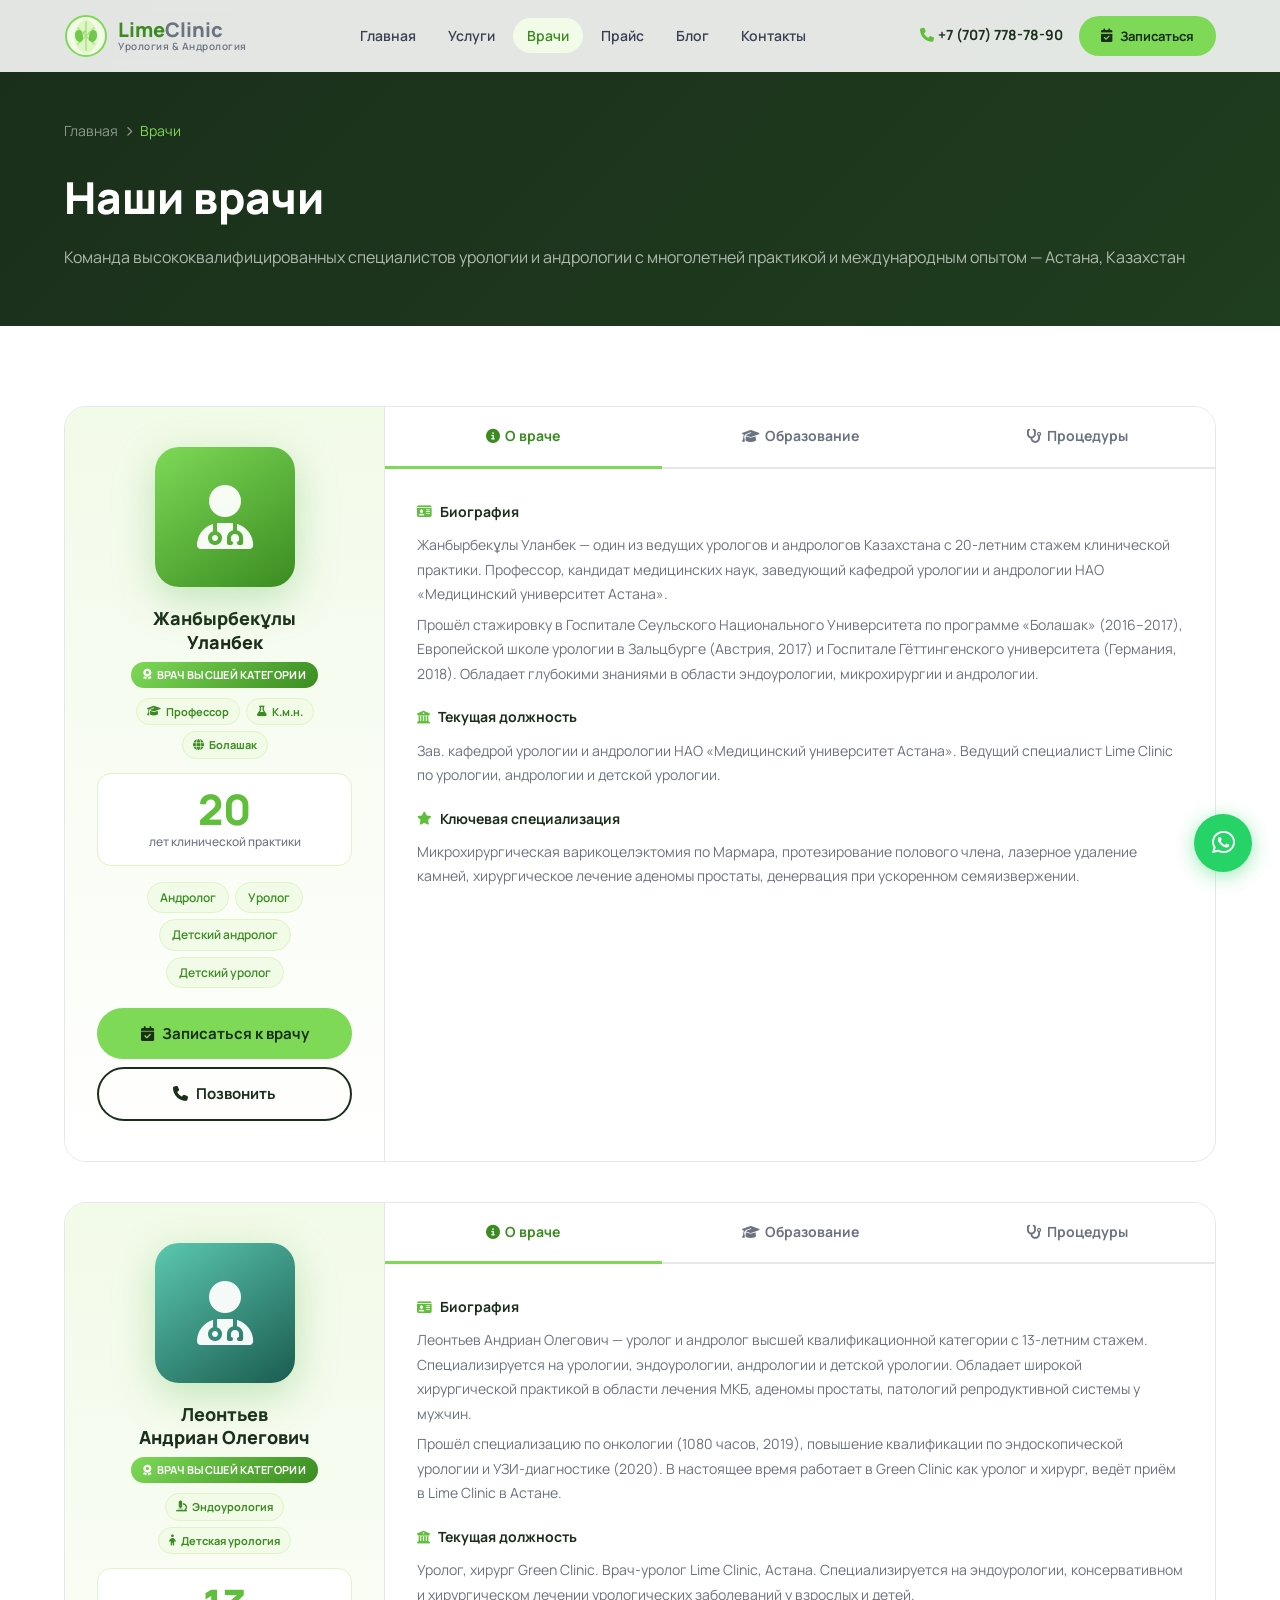
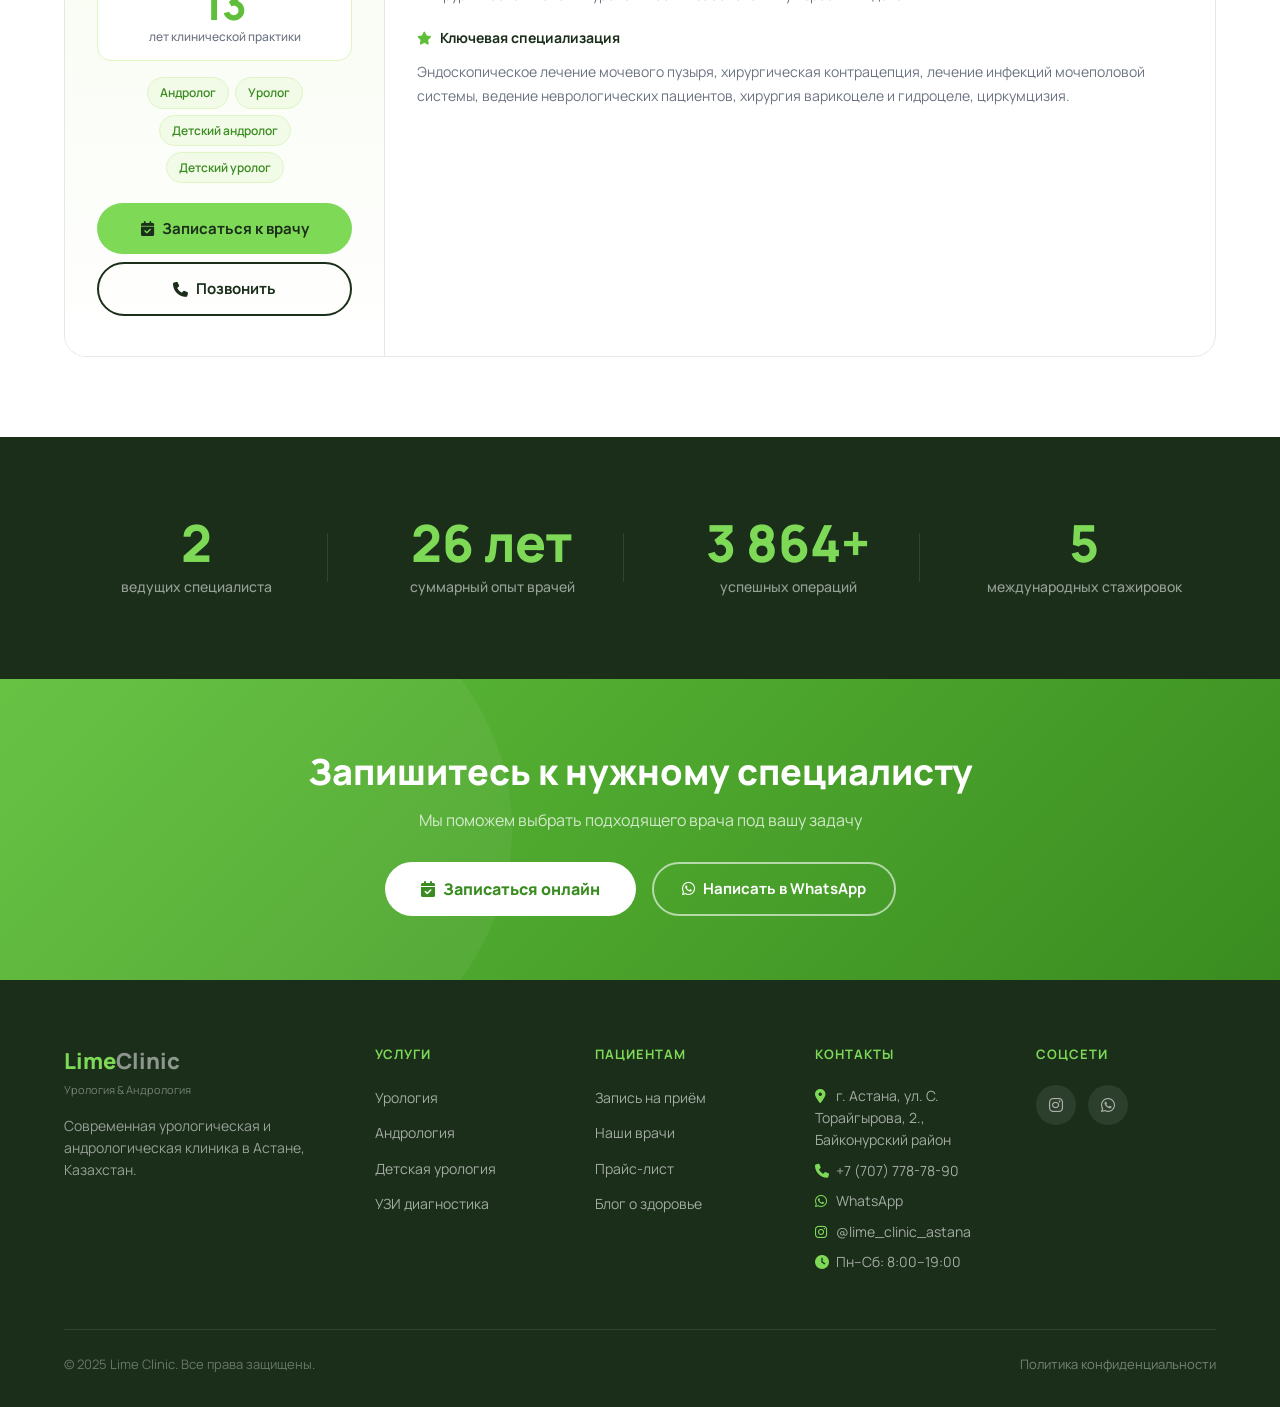
<file: doctors.html>
<!DOCTYPE html>
<html lang="ru">
<head>
  <meta charset="UTF-8" />
  <meta name="viewport" content="width=device-width, initial-scale=1.0" />
  <title>Наши врачи — Lime Clinic | Урологи и Андрологи Астана</title>
  <meta name="description" content="Опытные урологи и андрологи Lime Clinic в Астане. Жанбырбекұлы Уланбек — профессор, кандидат медицинских наук, 20 лет опыта. Леонтьев Андриан Олегович — уролог высшей категории, 13 лет опыта." />
  <meta name="keywords" content="уролог Астана, андролог Астана, Жанбырбекұлы Уланбек, Леонтьев Андриан, детский уролог Астана, кандидат медицинских наук уролог Астана" />
  <link rel="stylesheet" href="styles.css" />
  <link rel="stylesheet" href="https://cdnjs.cloudflare.com/ajax/libs/font-awesome/6.5.0/css/all.min.css" />
  <link rel="preconnect" href="https://fonts.googleapis.com" />
  <link rel="preconnect" href="https://fonts.gstatic.com" crossorigin />
  <link href="https://fonts.googleapis.com/css2?family=Manrope:wght@300;400;500;600;700;800&display=swap" rel="stylesheet" />
  <style>
    /* ===== DOCTOR CARDS ===== */
    .doctors-grid {
      display: flex;
      flex-direction: column;
      gap: 40px;
    }
    .doctor-card-large {
      background: var(--white);
      border-radius: var(--radius-lg);
      border: 1px solid var(--border);
      overflow: hidden;
      transition: box-shadow var(--transition), transform var(--transition);
    }
    .doctor-card-large:hover {
      box-shadow: var(--shadow-lg);
      transform: translateY(-3px);
    }
    .doctor-card-large__inner {
      display: grid;
      grid-template-columns: 320px 1fr;
    }
    .doctor-card-large__left {
      padding: 40px 32px;
      display: flex;
      flex-direction: column;
      align-items: center;
      text-align: center;
      border-right: 1px solid var(--border);
      background: linear-gradient(180deg, var(--lime-pale) 0%, var(--white) 100%);
    }
    .doctor-avatar-large {
      width: 140px;
      height: 140px;
      border-radius: 24px;
      display: flex;
      align-items: center;
      justify-content: center;
      font-size: 64px;
      color: rgba(255,255,255,0.95);
      margin-bottom: 20px;
      position: relative;
      box-shadow: 0 12px 40px rgba(94,185,82,0.35);
    }
    .doctor-avatar-large::after {
      content: '';
      position: absolute;
      inset: -5px;
      border-radius: 28px;
      background: inherit;
      opacity: 0.18;
      z-index: -1;
    }
    .doctor-name {
      font-size: 18px;
      font-weight: 800;
      color: var(--navy);
      margin-bottom: 8px;
      line-height: 1.3;
    }
    .doctor-category-badge {
      display: inline-flex;
      align-items: center;
      gap: 5px;
      background: linear-gradient(135deg, #7ED957, #3a8c20);
      color: #fff;
      font-size: 11px;
      font-weight: 700;
      padding: 4px 12px;
      border-radius: var(--radius-full);
      margin-bottom: 10px;
      letter-spacing: 0.3px;
      text-transform: uppercase;
    }
    .doctor-academic-badges {
      display: flex;
      flex-wrap: wrap;
      gap: 6px;
      justify-content: center;
      margin-bottom: 14px;
    }
    .academic-badge {
      display: inline-flex;
      align-items: center;
      gap: 5px;
      background: var(--lime-pale);
      color: var(--lime-deep);
      font-size: 11px;
      font-weight: 700;
      padding: 4px 10px;
      border-radius: var(--radius-full);
      border: 1px solid var(--lime-pale2);
    }
    .doctor-exp-block {
      background: var(--white);
      border: 1px solid var(--lime-pale2);
      border-radius: var(--radius);
      padding: 14px 24px;
      margin-bottom: 16px;
      width: 100%;
    }
    .doctor-exp-num {
      font-size: 42px;
      font-weight: 800;
      color: var(--lime-dark);
      line-height: 1;
    }
    .doctor-exp-label {
      font-size: 12px;
      color: var(--gray);
      font-weight: 500;
      margin-top: 2px;
    }
    .doctor-spec-pills {
      display: flex;
      flex-wrap: wrap;
      gap: 6px;
      justify-content: center;
      margin-bottom: 20px;
    }
    .spec-pill {
      font-size: 12px;
      font-weight: 600;
      padding: 5px 12px;
      border-radius: var(--radius-full);
      background: var(--lime-pale);
      color: var(--lime-deep);
      border: 1px solid var(--lime-pale2);
    }
    .doctor-contact-row {
      display: flex;
      flex-direction: column;
      gap: 8px;
      width: 100%;
      margin-top: auto;
    }
    /* ===== TABS ===== */
    .doctor-card-large__right {
      padding: 0;
      display: flex;
      flex-direction: column;
    }
    .doctor-tabs {
      display: flex;
      border-bottom: 2px solid var(--border);
      background: var(--white);
    }
    .doctor-tab {
      flex: 1;
      padding: 18px 12px;
      text-align: center;
      font-size: 14px;
      font-weight: 700;
      color: var(--gray);
      cursor: pointer;
      border-bottom: 3px solid transparent;
      margin-bottom: -2px;
      transition: all var(--transition);
      user-select: none;
    }
    .doctor-tab:hover { color: var(--lime-deep); }
    .doctor-tab.active { color: var(--lime-deep); border-bottom-color: var(--lime); }
    .doctor-tab-content {
      display: none;
      padding: 32px;
      flex: 1;
    }
    .doctor-tab-content.active { display: block; }
    .doctor-tab-content h4 {
      font-size: 14px;
      font-weight: 700;
      color: var(--navy);
      margin-bottom: 10px;
      margin-top: 20px;
      display: flex;
      align-items: center;
      gap: 8px;
    }
    .doctor-tab-content h4:first-child { margin-top: 0; }
    .doctor-tab-content h4 i { color: var(--lime-dark); font-size: 13px; }
    .doctor-tab-content p {
      font-size: 14px;
      color: var(--gray);
      line-height: 1.75;
      margin-bottom: 6px;
    }
    .edu-timeline {
      list-style: none;
      padding: 0;
      margin: 0;
      position: relative;
    }
    .edu-timeline::before {
      content: '';
      position: absolute;
      left: 11px;
      top: 6px;
      bottom: 6px;
      width: 2px;
      background: var(--lime-pale2);
    }
    .edu-timeline li {
      display: flex;
      gap: 14px;
      margin-bottom: 14px;
      position: relative;
    }
    .edu-dot {
      width: 24px;
      height: 24px;
      border-radius: 50%;
      background: var(--lime);
      display: flex;
      align-items: center;
      justify-content: center;
      flex-shrink: 0;
      margin-top: 1px;
      z-index: 1;
    }
    .edu-dot i { font-size: 10px; color: var(--white); }
    .edu-text strong {
      display: block;
      font-size: 13px;
      font-weight: 700;
      color: var(--navy);
      line-height: 1.4;
    }
    .edu-text span {
      font-size: 12px;
      color: var(--gray);
    }
    .proc-list {
      list-style: none;
      padding: 0;
      margin: 0;
      display: grid;
      grid-template-columns: 1fr 1fr;
      gap: 8px;
    }
    .proc-list li {
      display: flex;
      align-items: flex-start;
      gap: 8px;
      font-size: 13px;
      color: var(--gray-dark);
      line-height: 1.5;
    }
    .proc-list li i {
      color: var(--lime-dark);
      font-size: 11px;
      margin-top: 3px;
      flex-shrink: 0;
    }
    @media (max-width: 960px) {
      .doctor-card-large__inner { grid-template-columns: 1fr; }
      .doctor-card-large__left { border-right: none; border-bottom: 1px solid var(--border); background: var(--lime-pale); }
      .proc-list { grid-template-columns: 1fr; }
    }
    @media (max-width: 576px) {
      .doctor-card-large__left { padding: 28px 20px; }
      .doctor-tab-content { padding: 24px 18px; }
      .doctor-tab { font-size: 12px; padding: 14px 8px; }
    }
  </style>
</head>
<body>

<!-- NAV -->
<nav class="nav" id="main-nav">
  <div class="nav__inner">
    <a class="nav__logo" href="index.html">
      <svg viewBox="0 0 44 44" fill="none" xmlns="http://www.w3.org/2000/svg" width="44" height="44">
        <circle cx="22" cy="22" r="20" fill="#f2fae8" stroke="#7ED957" stroke-width="2"/>
        <path d="M22 4 C22 4 10 12 10 22 C10 32 16 38 22 40 C28 38 34 32 34 22 C34 12 22 4 22 4Z" fill="#dff5c3"/>
        <path d="M22 8 L22 36 M14 14 L30 30 M14 30 L30 14" stroke="#7ED957" stroke-width="1.5" stroke-linecap="round" opacity="0.6"/>
        <ellipse cx="15" cy="22" rx="4" ry="6" fill="#5FBF3A" opacity="0.85" transform="rotate(-10 15 22)"/>
        <ellipse cx="29" cy="22" rx="4" ry="6" fill="#5FBF3A" opacity="0.85" transform="rotate(10 29 22)"/>
        <text x="18" y="20" font-size="6" fill="#3a8c20" font-weight="bold">&#9794;</text>
        <text x="24" y="27" font-size="5" fill="#3a8c20" font-weight="bold">&#9792;</text>
      </svg>
      <div class="nav__logo-text">
        <div class="logo-name"><span class="lime">Lime</span><span class="gray">Clinic</span></div>
        <div class="logo-sub">Урология &amp; Андрология</div>
      </div>
    </a>
    <ul class="nav__links">
      <li><a href="index.html">Главная</a></li>
      <li><a href="services.html">Услуги</a></li>
      <li><a href="doctors.html" class="active">Врачи</a></li>
      <li><a href="prices.html">Прайс</a></li>
      <li><a href="blog.html">Блог</a></li>
      <li><a href="index.html#contacts">Контакты</a></li>
    </ul>
    <div class="nav__right">
      <a class="nav__phone" href="tel:+77077787890"><i class="fa-solid fa-phone"></i>+7 (707) 778-78-90</a>
      <button class="btn-primary btn-sm" data-booking><i class="fa-solid fa-calendar-check"></i> Записаться</button>
      <div class="nav__burger" id="nav-burger"><span></span><span></span><span></span></div>
    </div>
  </div>
</nav>
<div class="nav__mobile" id="nav-mobile">
  <a href="index.html">Главная</a>
  <a href="services.html">Услуги</a>
  <a href="doctors.html">Врачи</a>
  <a href="prices.html">Прайс</a>
  <a href="blog.html">Блог</a>
  <a href="index.html#contacts">Контакты</a>
  <a href="tel:+77077787890" class="mobile-phone"><i class="fa-solid fa-phone"></i> +7 (707) 778-78-90</a>
  <button class="btn-primary" data-booking><i class="fa-solid fa-calendar-check"></i> Записаться</button>
</div>

<!-- PAGE HERO -->
<section class="page-hero">
  <div class="container">
    <nav class="breadcrumb">
      <a href="index.html">Главная</a>
      <i class="fa-solid fa-chevron-right"></i>
      <span>Врачи</span>
    </nav>
    <h1 data-reveal>Наши врачи</h1>
    <p data-reveal data-delay="100">Команда высококвалифицированных специалистов урологии и андрологии с многолетней практикой и международным опытом — Астана, Казахстан</p>
  </div>
</section>

<!-- DOCTORS -->
<section class="sec">
  <div class="container">
    <div class="doctors-grid">

      <!-- ======== DOCTOR 1: ЖАНБЫРБЕКҰЛЫ УЛАНБЕК ======== -->
      <div class="doctor-card-large" data-reveal id="doctor-ulanbek">
        <div class="doctor-card-large__inner">

          <!-- LEFT PANEL -->
          <div class="doctor-card-large__left">
            <div class="doctor-avatar-large" style="background:linear-gradient(145deg,#7ED957,#3a8c20);">
              <i class="fa-solid fa-user-doctor"></i>
            </div>
            <div class="doctor-name">Жанбырбекұлы<br>Уланбек</div>
            <div class="doctor-category-badge">
              <i class="fa-solid fa-award"></i> Врач высшей категории
            </div>
            <div class="doctor-academic-badges">
              <div class="academic-badge"><i class="fa-solid fa-graduation-cap"></i> Профессор</div>
              <div class="academic-badge"><i class="fa-solid fa-flask"></i> К.м.н.</div>
              <div class="academic-badge"><i class="fa-solid fa-globe"></i> Болашак</div>
            </div>
            <div class="doctor-exp-block">
              <div class="doctor-exp-num">20</div>
              <div class="doctor-exp-label">лет клинической практики</div>
            </div>
            <div class="doctor-spec-pills">
              <span class="spec-pill">Андролог</span>
              <span class="spec-pill">Уролог</span>
              <span class="spec-pill">Детский андролог</span>
              <span class="spec-pill">Детский уролог</span>
            </div>
            <div class="doctor-contact-row">
              <button class="btn-primary" data-booking data-booking-doctor="Жанбырбекұлы Уланбек" style="width:100%;justify-content:center;">
                <i class="fa-solid fa-calendar-check"></i> Записаться к врачу
              </button>
              <a href="tel:+77077787890" class="btn-outline" style="width:100%;justify-content:center;">
                <i class="fa-solid fa-phone"></i> Позвонить
              </a>
            </div>
          </div>

          <!-- RIGHT TABS -->
          <div class="doctor-card-large__right">
            <div class="doctor-tabs">
              <div class="doctor-tab active" onclick="switchTab(this, 'tab-u1-about')">
                <i class="fa-solid fa-circle-info" style="margin-right:5px;"></i>О враче
              </div>
              <div class="doctor-tab" onclick="switchTab(this, 'tab-u1-edu')">
                <i class="fa-solid fa-graduation-cap" style="margin-right:5px;"></i>Образование
              </div>
              <div class="doctor-tab" onclick="switchTab(this, 'tab-u1-proc')">
                <i class="fa-solid fa-stethoscope" style="margin-right:5px;"></i>Процедуры
              </div>
            </div>

            <!-- О враче -->
            <div class="doctor-tab-content active" id="tab-u1-about">
              <h4><i class="fa-solid fa-id-card"></i>Биография</h4>
              <p>Жанбырбекұлы Уланбек — один из ведущих урологов и андрологов Казахстана с 20-летним стажем клинической практики. Профессор, кандидат медицинских наук, заведующий кафедрой урологии и андрологии НАО «Медицинский университет Астана».</p>
              <p>Прошёл стажировку в Госпитале Сеульского Национального Университета по программе «Болашак» (2016–2017), Европейской школе урологии в Зальцбурге (Австрия, 2017) и Госпитале Гёттингенского университета (Германия, 2018). Обладает глубокими знаниями в области эндоурологии, микрохирургии и андрологии.</p>
              <h4><i class="fa-solid fa-building-columns"></i>Текущая должность</h4>
              <p>Зав. кафедрой урологии и андрологии НАО «Медицинский университет Астана». Ведущий специалист Lime Clinic по урологии, андрологии и детской урологии.</p>
              <h4><i class="fa-solid fa-star"></i>Ключевая специализация</h4>
              <p>Микрохирургическая варикоцелэктомия по Мармара, протезирование полового члена, лазерное удаление камней, хирургическое лечение аденомы простаты, денервация при ускоренном семяизвержении.</p>
            </div>

            <!-- Образование -->
            <div class="doctor-tab-content" id="tab-u1-edu">
              <h4><i class="fa-solid fa-university"></i>Базовое образование</h4>
              <ul class="edu-timeline">
                <li>
                  <div class="edu-dot"><i class="fa-solid fa-graduation-cap"></i></div>
                  <div class="edu-text">
                    <strong>Кыргызская Государственная Медицинская Академия — Бакалавриат</strong>
                    <span>1999–2005</span>
                  </div>
                </li>
                <li>
                  <div class="edu-dot"><i class="fa-solid fa-hospital"></i></div>
                  <div class="edu-text">
                    <strong>Национальный Центр Онкологии г. Бишкек — Ординатура</strong>
                    <span>2005–2007</span>
                  </div>
                </li>
                <li>
                  <div class="edu-dot"><i class="fa-solid fa-flask"></i></div>
                  <div class="edu-text">
                    <strong>Казахская Государственная Медицинская Академия — Аспирантура (К.м.н.)</strong>
                    <span>2007–2010</span>
                  </div>
                </li>
              </ul>

              <h4><i class="fa-solid fa-plane"></i>Международные стажировки и курсы</h4>
              <ul class="edu-timeline">
                <li>
                  <div class="edu-dot"><i class="fa-solid fa-globe"></i></div>
                  <div class="edu-text">
                    <strong>НМИЦ онкологии им. Блохина, Москва</strong>
                    <span>2008</span>
                  </div>
                </li>
                <li>
                  <div class="edu-dot"><i class="fa-solid fa-certificate"></i></div>
                  <div class="edu-text">
                    <strong>МУА — специализация по андрологии</strong>
                    <span>2010</span>
                  </div>
                </li>
                <li>
                  <div class="edu-dot"><i class="fa-solid fa-certificate"></i></div>
                  <div class="edu-text">
                    <strong>Повышение квалификации — УЗИ-диагностика в урологии</strong>
                    <span>2011</span>
                  </div>
                </li>
                <li>
                  <div class="edu-dot"><i class="fa-brands fa-canadian-maple-leaf"></i></div>
                  <div class="edu-text">
                    <strong>Госпиталь Сеульского Национального Университета — программа «Болашак»</strong>
                    <span>2016–2017</span>
                  </div>
                </li>
                <li>
                  <div class="edu-dot"><i class="fa-solid fa-globe"></i></div>
                  <div class="edu-text">
                    <strong>Европейская школа урологии, Зальцбург, Австрия</strong>
                    <span>2017</span>
                  </div>
                </li>
                <li>
                  <div class="edu-dot"><i class="fa-solid fa-globe"></i></div>
                  <div class="edu-text">
                    <strong>Госпиталь Гёттингенского университета, Германия</strong>
                    <span>2018</span>
                  </div>
                </li>
              </ul>

              <h4><i class="fa-solid fa-briefcase"></i>Опыт работы</h4>
              <ul class="edu-timeline">
                <li>
                  <div class="edu-dot"><i class="fa-solid fa-hospital"></i></div>
                  <div class="edu-text">
                    <strong>Городской Центр Онкологии г. Астана — онколог-уролог</strong>
                    <span>2007–2008</span>
                  </div>
                </li>
                <li>
                  <div class="edu-dot"><i class="fa-solid fa-hospital"></i></div>
                  <div class="edu-text">
                    <strong>Городская поликлиника №4, №8 — врач-уролог</strong>
                    <span>2009–2013</span>
                  </div>
                </li>
                <li>
                  <div class="edu-dot"><i class="fa-solid fa-hospital"></i></div>
                  <div class="edu-text">
                    <strong>Медицинский центр «Медикер» — уролог</strong>
                    <span>2013–2016</span>
                  </div>
                </li>
                <li>
                  <div class="edu-dot"><i class="fa-solid fa-hospital"></i></div>
                  <div class="edu-text">
                    <strong>Городская больница №1 г. Астана — уролог</strong>
                    <span>2010–2015</span>
                  </div>
                </li>
                <li>
                  <div class="edu-dot"><i class="fa-solid fa-building-columns"></i></div>
                  <div class="edu-text">
                    <strong>Кафедра урологии и андрологии МУА — зав. кафедрой</strong>
                    <span>с 2009 по настоящее время</span>
                  </div>
                </li>
                <li>
                  <div class="edu-dot"><i class="fa-solid fa-hospital"></i></div>
                  <div class="edu-text">
                    <strong>МЦ «Гринклиник», «Сары-Арка Клиник» — уролог-андролог</strong>
                    <span>2019 — по настоящее время</span>
                  </div>
                </li>
              </ul>
            </div>

            <!-- Процедуры -->
            <div class="doctor-tab-content" id="tab-u1-proc">
              <h4><i class="fa-solid fa-list-check"></i>Выполняемые процедуры и операции</h4>
              <ul class="proc-list">
                <li><i class="fa-solid fa-check-circle"></i>Диагностика и лечение СНМП (аденома простаты): консервативное и малоинвазивное хирургическое</li>
                <li><i class="fa-solid fa-check-circle"></i>Лазерное удаление камней почек и мочевых путей, метаболическая профилактика МКБ</li>
                <li><i class="fa-solid fa-check-circle"></i>Лечение различных видов недержания мочи</li>
                <li><i class="fa-solid fa-check-circle"></i>Хирургическое лечение болезней почек (стриктуры, кисты)</li>
                <li><i class="fa-solid fa-check-circle"></i>Обрезание (циркумцизия), пластика уздечки</li>
                <li><i class="fa-solid fa-check-circle"></i>Хирургическая денервация при ускоренном семяизвержении</li>
                <li><i class="fa-solid fa-check-circle"></i>Микрохирургическая варикоцелэктомия по Мармара с микродопплером</li>
                <li><i class="fa-solid fa-check-circle"></i>Хирургическая контрацепция (вазорезекция/вазэктомия)</li>
                <li><i class="fa-solid fa-check-circle"></i>Диагностика и лечение крипторхизма (орхопексия)</li>
                <li><i class="fa-solid fa-check-circle"></i>Протезирование полового члена при эректильной дисфункции</li>
                <li><i class="fa-solid fa-check-circle"></i>Операции при гидроцеле, скрытом половом члене, парусовидной мошонке</li>
                <li><i class="fa-solid fa-check-circle"></i>Устранение стрессового недержания мочи у женщин</li>
                <li><i class="fa-solid fa-check-circle"></i>Пластика при короткой уздечке полового члена</li>
                <li><i class="fa-solid fa-check-circle"></i>Орхопексия при крипторхизме у взрослых</li>
              </ul>
              <div style="margin-top:24px;">
                <button class="btn-primary" data-booking data-booking-doctor="Жанбырбекұлы Уланбек" style="width:100%;justify-content:center;max-width:320px;">
                  <i class="fa-solid fa-calendar-check"></i> Записаться к врачу
                </button>
              </div>
            </div>
          </div>
        </div>
      </div>

      <!-- ======== DOCTOR 2: ЛЕОНТЬЕВ АНДРИАН ОЛЕГОВИЧ ======== -->
      <div class="doctor-card-large" data-reveal id="doctor-andrian">
        <div class="doctor-card-large__inner">

          <!-- LEFT PANEL -->
          <div class="doctor-card-large__left">
            <div class="doctor-avatar-large" style="background:linear-gradient(145deg,#5bc8af,#1a5c50);">
              <i class="fa-solid fa-user-doctor"></i>
            </div>
            <div class="doctor-name">Леонтьев<br>Андриан Олегович</div>
            <div class="doctor-category-badge">
              <i class="fa-solid fa-award"></i> Врач высшей категории
            </div>
            <div class="doctor-academic-badges">
              <div class="academic-badge"><i class="fa-solid fa-microscope"></i> Эндоурология</div>
              <div class="academic-badge"><i class="fa-solid fa-child"></i> Детская урология</div>
            </div>
            <div class="doctor-exp-block">
              <div class="doctor-exp-num">13</div>
              <div class="doctor-exp-label">лет клинической практики</div>
            </div>
            <div class="doctor-spec-pills">
              <span class="spec-pill">Андролог</span>
              <span class="spec-pill">Уролог</span>
              <span class="spec-pill">Детский андролог</span>
              <span class="spec-pill">Детский уролог</span>
            </div>
            <div class="doctor-contact-row">
              <button class="btn-primary" data-booking data-booking-doctor="Леонтьев Андриан Олегович" style="width:100%;justify-content:center;">
                <i class="fa-solid fa-calendar-check"></i> Записаться к врачу
              </button>
              <a href="tel:+77077787890" class="btn-outline" style="width:100%;justify-content:center;">
                <i class="fa-solid fa-phone"></i> Позвонить
              </a>
            </div>
          </div>

          <!-- RIGHT TABS -->
          <div class="doctor-card-large__right">
            <div class="doctor-tabs">
              <div class="doctor-tab active" onclick="switchTab(this, 'tab-u2-about')">
                <i class="fa-solid fa-circle-info" style="margin-right:5px;"></i>О враче
              </div>
              <div class="doctor-tab" onclick="switchTab(this, 'tab-u2-edu')">
                <i class="fa-solid fa-graduation-cap" style="margin-right:5px;"></i>Образование
              </div>
              <div class="doctor-tab" onclick="switchTab(this, 'tab-u2-proc')">
                <i class="fa-solid fa-stethoscope" style="margin-right:5px;"></i>Процедуры
              </div>
            </div>

            <!-- О враче -->
            <div class="doctor-tab-content active" id="tab-u2-about">
              <h4><i class="fa-solid fa-id-card"></i>Биография</h4>
              <p>Леонтьев Андриан Олегович — уролог и андролог высшей квалификационной категории с 13-летним стажем. Специализируется на урологии, эндоурологии, андрологии и детской урологии. Обладает широкой хирургической практикой в области лечения МКБ, аденомы простаты, патологий репродуктивной системы у мужчин.</p>
              <p>Прошёл специализацию по онкологии (1080 часов, 2019), повышение квалификации по эндоскопической урологии и УЗИ-диагностике (2020). В настоящее время работает в Green Clinic как уролог и хирург, ведёт приём в Lime Clinic в Астане.</p>
              <h4><i class="fa-solid fa-building-columns"></i>Текущая должность</h4>
              <p>Уролог, хирург Green Clinic. Врач-уролог Lime Clinic, Астана. Специализируется на эндоурологии, консервативном и хирургическом лечении урологических заболеваний у взрослых и детей.</p>
              <h4><i class="fa-solid fa-star"></i>Ключевая специализация</h4>
              <p>Эндоскопическое лечение мочевого пузыря, хирургическая контрацепция, лечение инфекций мочеполовой системы, ведение неврологических пациентов, хирургия варикоцеле и гидроцеле, циркумцизия.</p>
            </div>

            <!-- Образование -->
            <div class="doctor-tab-content" id="tab-u2-edu">
              <h4><i class="fa-solid fa-university"></i>Базовое образование</h4>
              <ul class="edu-timeline">
                <li>
                  <div class="edu-dot"><i class="fa-solid fa-graduation-cap"></i></div>
                  <div class="edu-text">
                    <strong>АО «МУА» — Лечебное дело</strong>
                    <span>2006–2012</span>
                  </div>
                </li>
                <li>
                  <div class="edu-dot"><i class="fa-solid fa-hospital"></i></div>
                  <div class="edu-text">
                    <strong>АО «МУА» — Интернатура, Общая семейная медицина</strong>
                    <span>2012–2013</span>
                  </div>
                </li>
                <li>
                  <div class="edu-dot"><i class="fa-solid fa-certificate"></i></div>
                  <div class="edu-text">
                    <strong>РИПОВ — первичная специализация, Общая хирургия</strong>
                    <span>2013</span>
                  </div>
                </li>
                <li>
                  <div class="edu-dot"><i class="fa-solid fa-certificate"></i></div>
                  <div class="edu-text">
                    <strong>РИПОВ — первичная специализация, Урология и андрология</strong>
                    <span>2017</span>
                  </div>
                </li>
              </ul>

              <h4><i class="fa-solid fa-award"></i>Курсы повышения квалификации</h4>
              <ul class="edu-timeline">
                <li>
                  <div class="edu-dot"><i class="fa-solid fa-certificate"></i></div>
                  <div class="edu-text">
                    <strong>Первичная специализация по онкологии (1080 часов)</strong>
                    <span>2019</span>
                  </div>
                </li>
                <li>
                  <div class="edu-dot"><i class="fa-solid fa-certificate"></i></div>
                  <div class="edu-text">
                    <strong>Инновационные технологии в диагностике и лечении хирургических заболеваний</strong>
                    <span>2019</span>
                  </div>
                </li>
                <li>
                  <div class="edu-dot"><i class="fa-solid fa-certificate"></i></div>
                  <div class="edu-text">
                    <strong>Повышение квалификации по эндоскопической урологии</strong>
                    <span>2020</span>
                  </div>
                </li>
                <li>
                  <div class="edu-dot"><i class="fa-solid fa-certificate"></i></div>
                  <div class="edu-text">
                    <strong>Повышение квалификации по УЗИ диагностике в урологии</strong>
                    <span>2020</span>
                  </div>
                </li>
              </ul>

              <h4><i class="fa-solid fa-briefcase"></i>Опыт работы</h4>
              <ul class="edu-timeline">
                <li>
                  <div class="edu-dot"><i class="fa-solid fa-hospital"></i></div>
                  <div class="edu-text">
                    <strong>Акмолинский областной противотуберкулезный диспансер — врач фтизиоуролог</strong>
                    <span>2013–2015</span>
                  </div>
                </li>
                <li>
                  <div class="edu-dot"><i class="fa-solid fa-hospital"></i></div>
                  <div class="edu-text">
                    <strong>ЦСЗ Шипагер — врач общей практики</strong>
                    <span>2015–2017</span>
                  </div>
                </li>
                <li>
                  <div class="edu-dot"><i class="fa-solid fa-hospital"></i></div>
                  <div class="edu-text">
                    <strong>Клиника Архимедес — уролог, врач общей практики, скорая помощь</strong>
                    <span>2017–2019</span>
                  </div>
                </li>
                <li>
                  <div class="edu-dot"><i class="fa-solid fa-hospital"></i></div>
                  <div class="edu-text">
                    <strong>Green Clinic — уролог, хирург</strong>
                    <span>2019 — по настоящее время</span>
                  </div>
                </li>
              </ul>
            </div>

            <!-- Процедуры -->
            <div class="doctor-tab-content" id="tab-u2-proc">
              <h4><i class="fa-solid fa-list-check"></i>Выполняемые процедуры и операции</h4>
              <ul class="proc-list">
                <li><i class="fa-solid fa-check-circle"></i>Лечение преждевременной эякуляции и эректильной дисфункции</li>
                <li><i class="fa-solid fa-check-circle"></i>Хирургическая контрацепция — вазорезекция</li>
                <li><i class="fa-solid fa-check-circle"></i>Хирургическое лечение кист почек, нефростомия, стентирование мочеточников</li>
                <li><i class="fa-solid fa-check-circle"></i>Эндоскопическое удаление образований мочевого пузыря</li>
                <li><i class="fa-solid fa-check-circle"></i>МКБ: консервативное и хирургическое лечение, профилактика</li>
                <li><i class="fa-solid fa-check-circle"></i>СНМП при аденоме простаты: консервативное и хирургическое лечение</li>
                <li><i class="fa-solid fa-check-circle"></i>Инстилляция мочевого пузыря и уретры</li>
                <li><i class="fa-solid fa-check-circle"></i>Лечение инфекций МПС: пиелонефрит, цистит, простатит, уретрит, орхоэпидидимит, ИППП</li>
                <li><i class="fa-solid fa-check-circle"></i>Урологический массаж простаты</li>
                <li><i class="fa-solid fa-check-circle"></i>Консервативное и хирургическое лечение недержания мочи</li>
                <li><i class="fa-solid fa-check-circle"></i>Ведение неврологических пациентов: интермиттирующая катетеризация, эпицистостомия</li>
                <li><i class="fa-solid fa-check-circle"></i>Хирургическое лечение варикоцеле, гидроцеле, циркумцизия, кисты придатка, пластика уздечки</li>
                <li><i class="fa-solid fa-check-circle"></i>Смена эпицистостомы, катетеризация мочевого пузыря</li>
                <li><i class="fa-solid fa-check-circle"></i>Удаление атером полового члена, перевязки</li>
              </ul>
              <div style="margin-top:24px;">
                <button class="btn-primary" data-booking data-booking-doctor="Леонтьев Андриан Олегович" style="width:100%;justify-content:center;max-width:320px;">
                  <i class="fa-solid fa-calendar-check"></i> Записаться к врачу
                </button>
              </div>
            </div>
          </div>
        </div>
      </div>

    </div>
  </div>
</section>

<!-- STATS -->
<section class="stats-section">
  <div class="container">
    <div class="stats-grid">
      <div class="stat-item" data-reveal data-delay="100">
        <div class="stat-num"><span data-count="2">0</span></div>
        <div class="stat-lbl">ведущих специалиста</div>
      </div>
      <div class="stat-item" data-reveal data-delay="200">
        <div class="stat-num"><span data-count="33">0</span> лет</div>
        <div class="stat-lbl">суммарный опыт врачей</div>
      </div>
      <div class="stat-item" data-reveal data-delay="300">
        <div class="stat-num"><span data-count="5000">0</span>+</div>
        <div class="stat-lbl">успешных операций</div>
      </div>
      <div class="stat-item" data-reveal data-delay="400">
        <div class="stat-num"><span data-count="7">0</span></div>
        <div class="stat-lbl">международных стажировок</div>
      </div>
    </div>
  </div>
</section>

<!-- CTA -->
<section class="cta-strip">
  <div class="container">
    <h2 data-reveal>Запишитесь к нужному специалисту</h2>
    <p data-reveal data-delay="100">Мы поможем выбрать подходящего врача под вашу задачу</p>
    <div style="display:flex;gap:16px;justify-content:center;flex-wrap:wrap;" data-reveal data-delay="200">
      <button class="btn-white" data-booking><i class="fa-solid fa-calendar-check"></i> Записаться онлайн</button>
      <a href="https://api.whatsapp.com/send/?phone=77077787890" class="btn-outline-white" target="_blank"><i class="fa-brands fa-whatsapp"></i> Написать в WhatsApp</a>
    </div>
  </div>
</section>

<!-- FOOTER -->
<footer class="footer">
  <div class="container">
    <div class="footer__top">
      <div class="footer__brand">
        <div class="logo-name"><span class="lime">Lime</span><span class="gray">Clinic</span></div>
        <div class="logo-sub">Урология &amp; Андрология</div>
        <p class="footer__tagline">Современная урологическая и андрологическая клиника в Астане, Казахстан.</p>
      </div>
      <div class="footer__col">
        <h4>Услуги</h4>
        <ul>
          <li><a href="services.html">Урология</a></li>
          <li><a href="services.html">Андрология</a></li>
          <li><a href="services.html">Детская урология</a></li>
          <li><a href="services.html">УЗИ диагностика</a></li>
        </ul>
      </div>
      <div class="footer__col">
        <h4>Пациентам</h4>
        <ul>
          <li><a href="booking.html">Запись на приём</a></li>
          <li><a href="doctors.html">Наши врачи</a></li>
          <li><a href="prices.html">Прайс-лист</a></li>
          <li><a href="blog.html">Блог о здоровье</a></li>
        </ul>
      </div>
      <div class="footer__col">
        <h4>Контакты</h4>
        <p><i class="fa-solid fa-location-dot"></i> г. Астана, ул. С. Торайгырова, 2., Байконурский район</p>
        <p><i class="fa-solid fa-phone"></i> <a href="tel:+77077787890">+7 (707) 778-78-90</a></p>
        <p><i class="fa-brands fa-whatsapp"></i> <a href="https://api.whatsapp.com/send/?phone=77077787890" target="_blank">WhatsApp</a></p>
        <p><i class="fa-brands fa-instagram"></i> <a href="https://instagram.com/lime_clinic_astana" target="_blank">@lime_clinic_astana</a></p>
        <p><i class="fa-solid fa-clock"></i> Пн–Сб: 8:00–19:00</p>
      </div>
      <div class="footer__col">
        <h4>Соцсети</h4>
        <div class="footer__socials">
          <a href="https://instagram.com/lime_clinic_astana" target="_blank" aria-label="Instagram"><i class="fa-brands fa-instagram"></i></a>
          <a href="https://api.whatsapp.com/send/?phone=77077787890" target="_blank" aria-label="WhatsApp"><i class="fa-brands fa-whatsapp"></i></a>
        </div>
      </div>
    </div>
    <div class="footer__bottom">
      <p>&copy; 2025 Lime Clinic. Все права защищены.</p>
      <a href="#">Политика конфиденциальности</a>
    </div>
  </div>
</footer>

<!-- BOOKING MODAL -->
<div class="modal-overlay" id="booking-modal">
  <div class="modal-card">
    <button class="modal-close" onclick="BookingModal.close()"><i class="fa-solid fa-xmark"></i></button>
    <div class="modal-title">Запись на приём</div>
    <div class="modal-subtitle">Заполните форму — мы свяжемся для подтверждения</div>
    <div class="step-dots">
      <div class="step-dot active">1</div><div class="step-line"></div>
      <div class="step-dot">2</div><div class="step-line"></div>
      <div class="step-dot">3</div><div class="step-line"></div>
      <div class="step-dot">4</div>
    </div>
    <div class="step-labels">
      <span class="active">Врач</span><span>Дата</span><span>Время</span><span>Данные</span>
    </div>
    <div class="modal-step active" id="modal-step-1">
      <h3 style="font-size:17px;font-weight:700;color:var(--navy);margin-bottom:16px;">Выберите врача</h3>
      <div class="doc-select-cards" id="modal-doctors"></div>
    </div>
    <div class="modal-step" id="modal-step-2">
      <h3 style="font-size:17px;font-weight:700;color:var(--navy);margin-bottom:16px;">Выберите дату</h3>
      <div id="modal-calendar"></div>
    </div>
    <div class="modal-step" id="modal-step-3">
      <h3 style="font-size:17px;font-weight:700;color:var(--navy);margin-bottom:8px;">Выберите время</h3>
      <p style="font-size:13px;color:var(--gray);margin-bottom:16px;"><i class="fa-solid fa-circle-xmark" style="color:#ef4444;margin-right:4px;"></i>Зачёркнутые слоты уже заняты</p>
      <div id="modal-times"></div>
    </div>
    <div class="modal-step" id="modal-step-4">
      <h3 style="font-size:17px;font-weight:700;color:var(--navy);margin-bottom:16px;">Ваши данные</h3>
      <div class="form-group">
        <label>Ваше имя <span class="req">*</span></label>
        <input type="text" class="form-control" id="modal-name" placeholder="Иван Иванов" />
      </div>
      <div class="form-group">
        <label>Телефон <span class="req">*</span></label>
        <input type="tel" class="form-control" id="modal-phone" placeholder="+7 (___) ___-__-__" />
      </div>
      <div class="form-group">
        <label>Email <span style="color:var(--gray);font-weight:400;">(необязательно)</span></label>
        <input type="email" class="form-control" id="modal-email" placeholder="example@mail.kz" />
      </div>
      <div class="form-group">
        <label>Комментарий</label>
        <textarea class="form-control" rows="3" placeholder="Опишите вашу проблему..."></textarea>
      </div>
      <div class="form-check">
        <input type="checkbox" id="modal-privacy" checked />
        <label for="modal-privacy">Согласен(а) с <a href="#">политикой конфиденциальности</a></label>
      </div>
    </div>
    <div class="modal-nav">
      <button class="btn-outline" id="modal-prev" style="display:none;"><i class="fa-solid fa-arrow-left"></i> Назад</button>
      <button class="btn-primary" id="modal-next">Далее <i class="fa-solid fa-arrow-right"></i></button>
    </div>
  </div>
</div>

<a href="https://api.whatsapp.com/send/?phone=77077787890" class="wa-btn" target="_blank" aria-label="WhatsApp"><i class="fa-brands fa-whatsapp"></i></a>
<div class="mobile-cta" id="mobile-sticky-cta">
  <button class="btn-primary" id="mobile-cta-btn" data-booking><i class="fa-solid fa-calendar-check"></i> Записаться на приём</button>
</div>

<script>
// Tab switching for doctor cards
function switchTab(tabEl, contentId) {
  const card = tabEl.closest('.doctor-card-large__right');
  card.querySelectorAll('.doctor-tab').forEach(t => t.classList.remove('active'));
  card.querySelectorAll('.doctor-tab-content').forEach(c => c.classList.remove('active'));
  tabEl.classList.add('active');
  document.getElementById(contentId).classList.add('active');
}
</script>
<script src="script.js"></script>
</body>
</html>
</file>
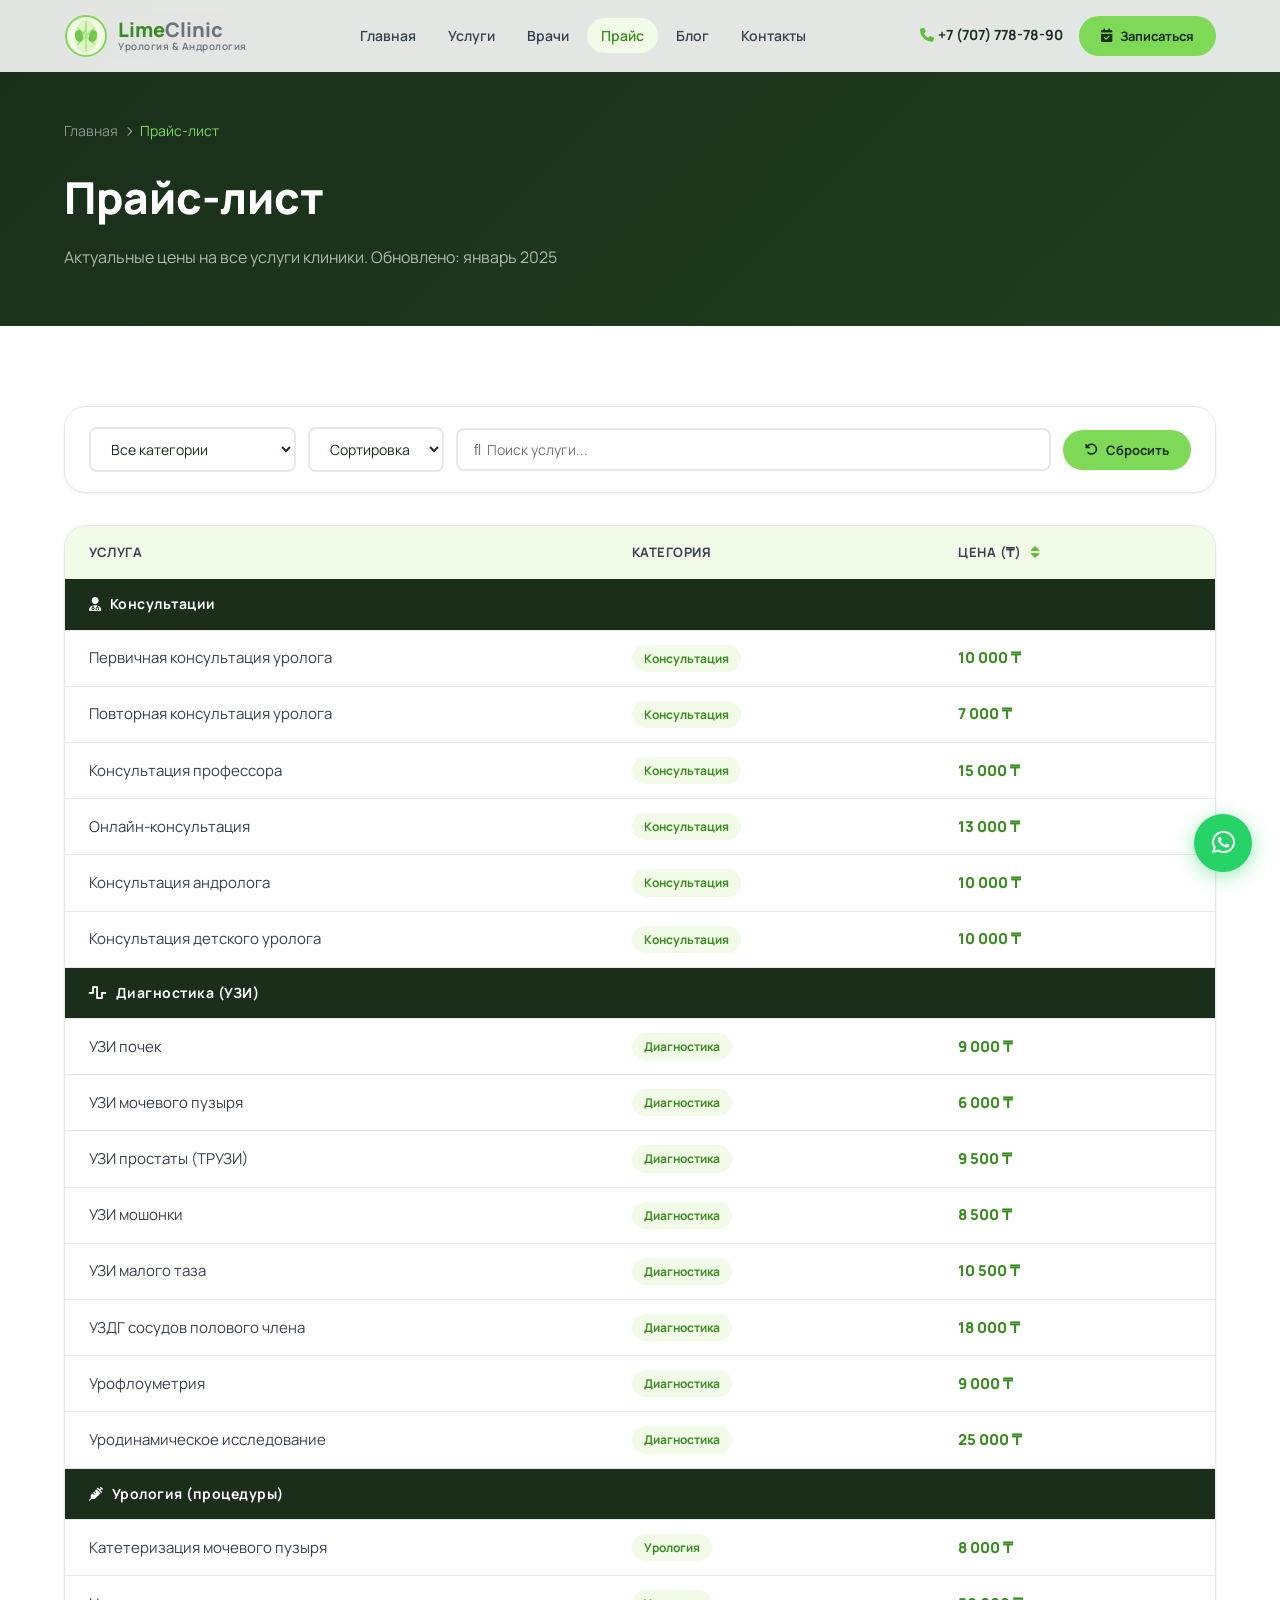
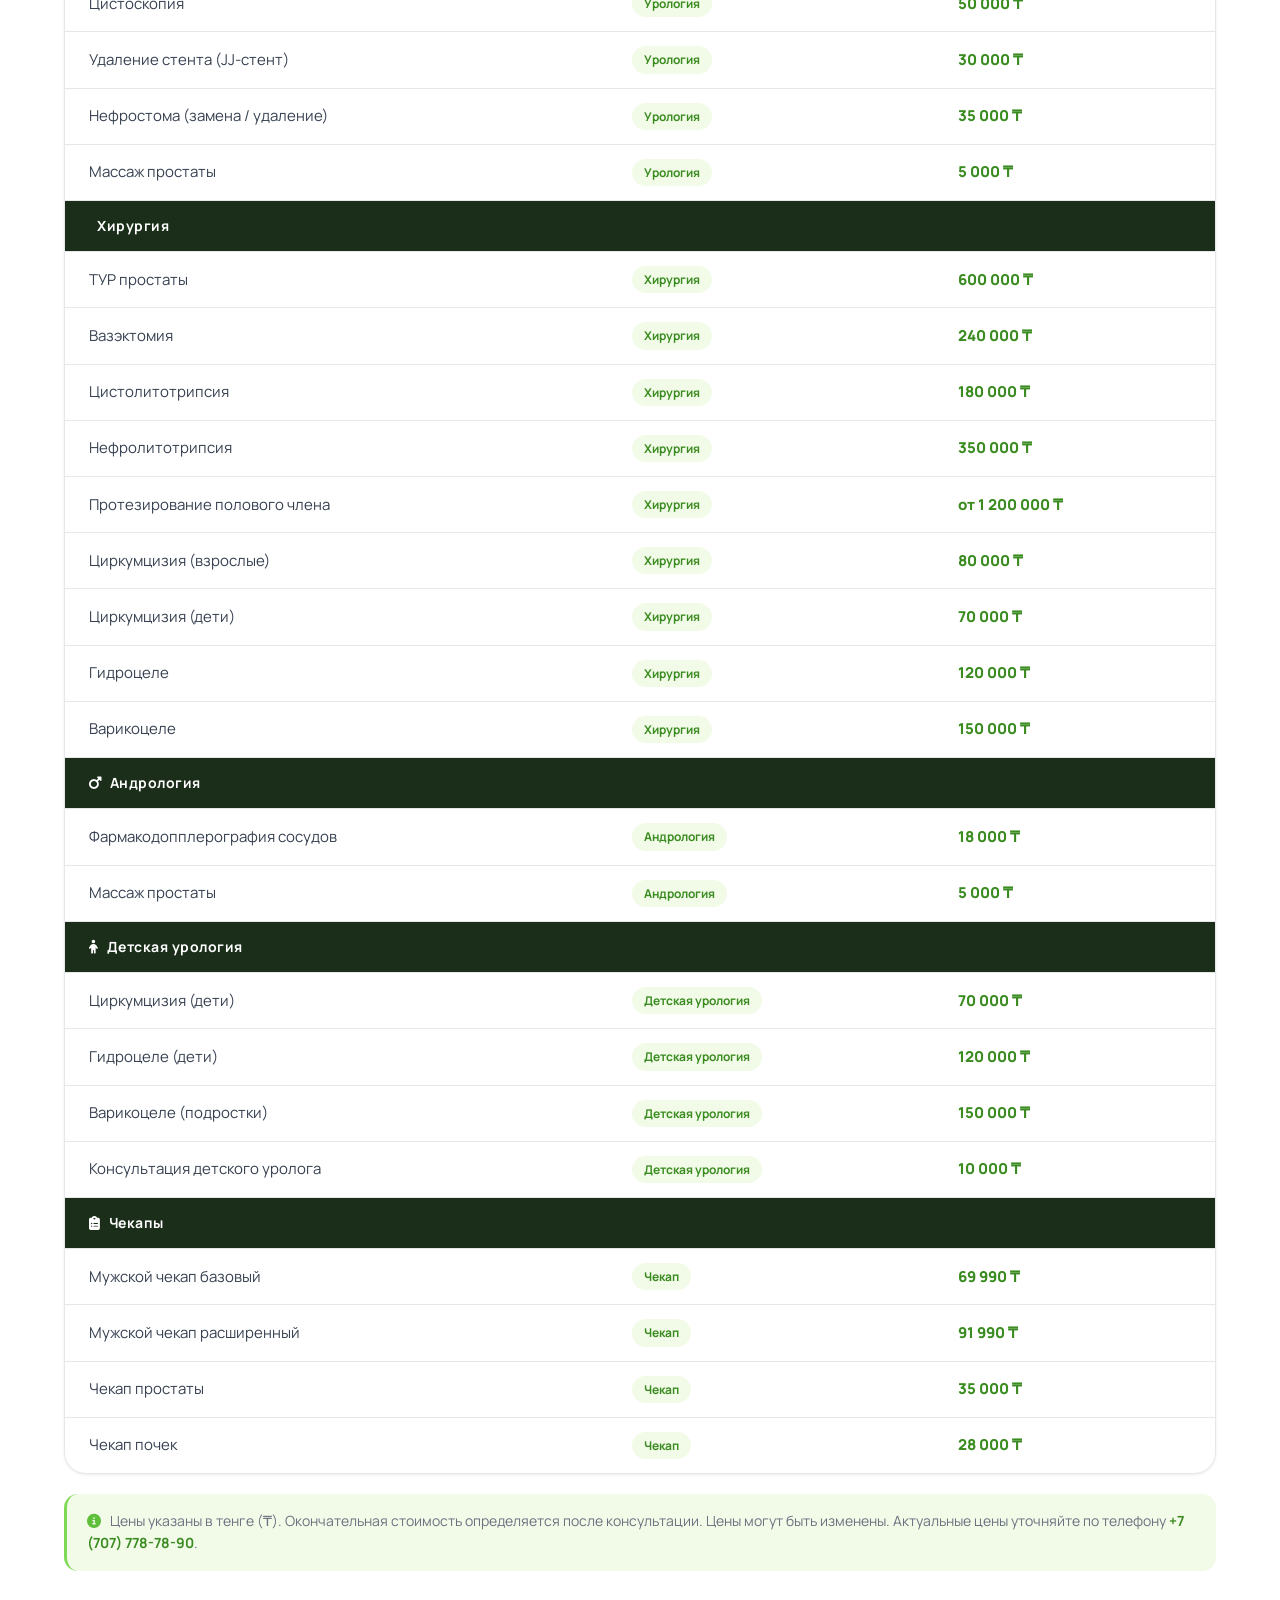
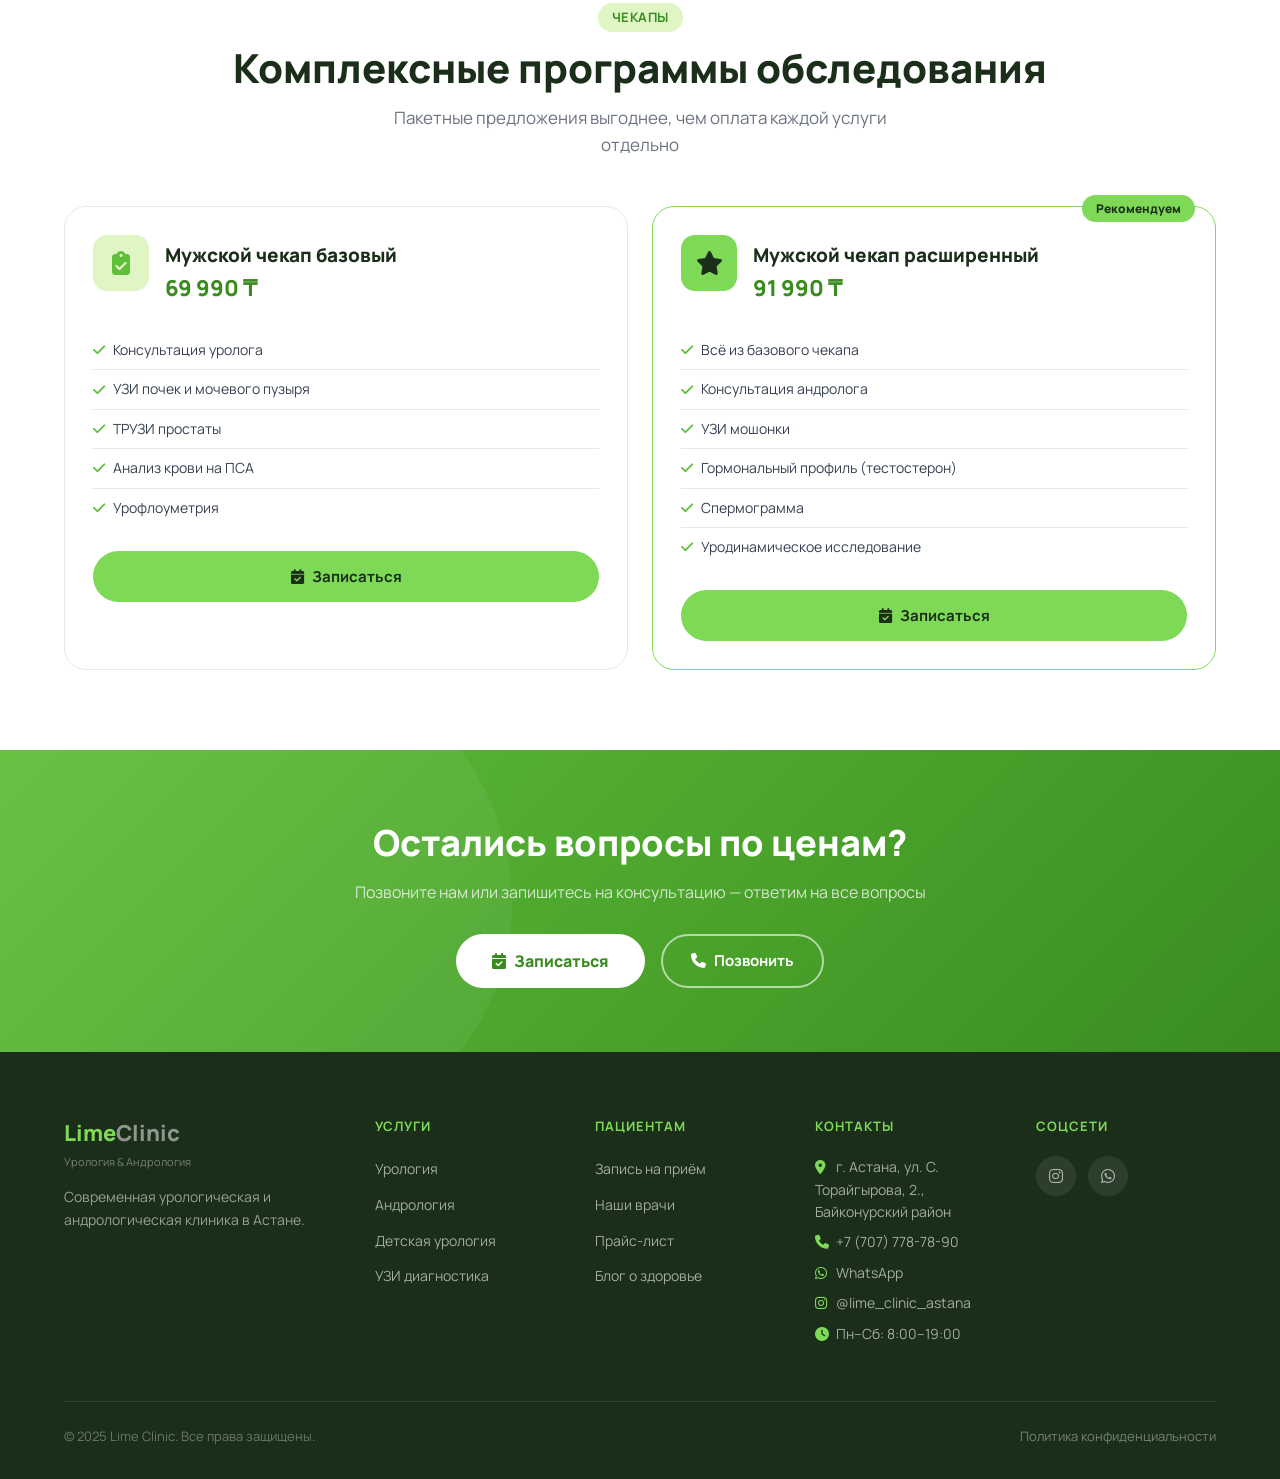
<file: prices.html>
<!DOCTYPE html>
<html lang="ru">
<head>
  <meta charset="UTF-8" />
  <meta name="viewport" content="width=device-width, initial-scale=1.0" />
  <title>Прайс-лист — Lime Clinic | Цены на урологические услуги в Астане</title>
  <meta name="description" content="Актуальный прайс-лист Lime Clinic. Цены на консультации уролога, УЗИ диагностику, хирургические операции и чекапы в Астане. От 5 000 ₸." />
  <meta name="keywords" content="прайс уролога Астана, цены цистоскопия, стоимость УЗИ простаты, ТУР простаты цена, мужской чекап стоимость" />
  <link rel="stylesheet" href="styles.css" />
  <link rel="stylesheet" href="https://cdnjs.cloudflare.com/ajax/libs/font-awesome/6.5.0/css/all.min.css" />
  <link rel="preconnect" href="https://fonts.googleapis.com" />
  <link rel="preconnect" href="https://fonts.gstatic.com" crossorigin />
  <link href="https://fonts.googleapis.com/css2?family=Manrope:wght@300;400;500;600;700;800&display=swap" rel="stylesheet" />
</head>
<body>

<!-- NAV -->
<nav class="nav" id="main-nav">
  <div class="nav__inner">
    <a class="nav__logo" href="index.html">
      <svg viewBox="0 0 44 44" fill="none" xmlns="http://www.w3.org/2000/svg" width="44" height="44">
        <circle cx="22" cy="22" r="20" fill="#f2fae8" stroke="#7ED957" stroke-width="2"/>
        <path d="M22 4 C22 4 10 12 10 22 C10 32 16 38 22 40 C28 38 34 32 34 22 C34 12 22 4 22 4Z" fill="#dff5c3"/>
        <path d="M22 8 L22 36 M14 14 L30 30 M14 30 L30 14" stroke="#7ED957" stroke-width="1.5" stroke-linecap="round" opacity="0.6"/>
        <ellipse cx="15" cy="22" rx="4" ry="6" fill="#5FBF3A" opacity="0.85" transform="rotate(-10 15 22)"/>
        <ellipse cx="29" cy="22" rx="4" ry="6" fill="#5FBF3A" opacity="0.85" transform="rotate(10 29 22)"/>
        <text x="18" y="20" font-size="6" fill="#3a8c20" font-weight="bold">&#9794;</text>
        <text x="24" y="27" font-size="5" fill="#3a8c20" font-weight="bold">&#9792;</text>
      </svg>
      <div class="nav__logo-text">
        <div class="logo-name"><span class="lime">Lime</span><span class="gray">Clinic</span></div>
        <div class="logo-sub">Урология &amp; Андрология</div>
      </div>
    </a>
    <ul class="nav__links">
      <li><a href="index.html">Главная</a></li>
      <li><a href="services.html">Услуги</a></li>
      <li><a href="doctors.html">Врачи</a></li>
      <li><a href="prices.html" class="active">Прайс</a></li>
      <li><a href="blog.html">Блог</a></li>
      <li><a href="index.html#contacts">Контакты</a></li>
    </ul>
    <div class="nav__right">
      <a class="nav__phone" href="tel:+77077787890"><i class="fa-solid fa-phone"></i>+7 (707) 778-78-90</a>
      <button class="btn-primary btn-sm" data-booking><i class="fa-solid fa-calendar-check"></i> Записаться</button>
      <div class="nav__burger" id="nav-burger"><span></span><span></span><span></span></div>
    </div>
  </div>
</nav>
<div class="nav__mobile" id="nav-mobile">
  <a href="index.html">Главная</a>
  <a href="services.html">Услуги</a>
  <a href="doctors.html">Врачи</a>
  <a href="prices.html">Прайс</a>
  <a href="blog.html">Блог</a>
  <a href="index.html#contacts">Контакты</a>
  <a href="tel:+77077787890" class="mobile-phone"><i class="fa-solid fa-phone"></i> +7 (707) 778-78-90</a>
  <button class="btn-primary" data-booking><i class="fa-solid fa-calendar-check"></i> Записаться</button>
</div>

<!-- PAGE HERO -->
<section class="page-hero">
  <div class="container">
    <nav class="breadcrumb">
      <a href="index.html">Главная</a>
      <i class="fa-solid fa-chevron-right"></i>
      <span>Прайс-лист</span>
    </nav>
    <h1 data-reveal>Прайс-лист</h1>
    <p data-reveal data-delay="100">Актуальные цены на все услуги клиники. Обновлено: январь 2025</p>
  </div>
</section>

<!-- PRICES SECTION -->
<section class="sec">
  <div class="container">

    <!-- Filters -->
    <div class="price-filters" data-reveal>
      <select id="price-cat-filter">
        <option value="all">Все категории</option>
        <option value="consult">Консультации</option>
        <option value="diagnostics">Диагностика (УЗИ)</option>
        <option value="urology">Урология (процедуры)</option>
        <option value="surgery">Хирургия</option>
        <option value="andrology">Андрология</option>
        <option value="pediatric">Детская урология</option>
        <option value="checkup">Чекапы</option>
      </select>
      <select id="price-sort-filter">
        <option value="">Сортировка</option>
        <option value="asc">По цене ↑</option>
        <option value="desc">По цене ↓</option>
      </select>
      <input type="text" id="price-search" placeholder="&#xf002;  Поиск услуги..." />
      <button class="btn-primary btn-sm" onclick="document.getElementById('price-search').value='';document.getElementById('price-cat-filter').value='all';document.getElementById('price-sort-filter').value='';document.getElementById('price-cat-filter').dispatchEvent(new Event('change'));">
        <i class="fa-solid fa-rotate-left"></i> Сбросить
      </button>
    </div>

    <!-- Table -->
    <div class="price-table-wrap" data-reveal>
      <table class="price-table">
        <thead>
          <tr>
            <th>Услуга</th>
            <th>Категория</th>
            <th class="sortable" id="price-sort-th">Цена (₸) <i class="fa-solid fa-sort"></i></th>
          </tr>
        </thead>
        <tbody id="price-tbody">

          <!-- КОНСУЛЬТАЦИИ -->
          <tr class="price-cat-header"><td colspan="3"><i class="fa-solid fa-user-doctor" style="margin-right:8px;"></i>Консультации</td></tr>
          <tr data-cat="consult" data-price="10000">
            <td>Первичная консультация уролога</td>
            <td><span class="badge">Консультация</span></td>
            <td>10 000 ₸</td>
          </tr>
          <tr data-cat="consult" data-price="7000">
            <td>Повторная консультация уролога</td>
            <td><span class="badge">Консультация</span></td>
            <td>7 000 ₸</td>
          </tr>
          <tr data-cat="consult" data-price="15000">
            <td>Консультация профессора</td>
            <td><span class="badge">Консультация</span></td>
            <td>15 000 ₸</td>
          </tr>
          <tr data-cat="consult" data-price="13000">
            <td>Онлайн-консультация</td>
            <td><span class="badge">Консультация</span></td>
            <td>13 000 ₸</td>
          </tr>
          <tr data-cat="consult" data-price="10000">
            <td>Консультация андролога</td>
            <td><span class="badge">Консультация</span></td>
            <td>10 000 ₸</td>
          </tr>
          <tr data-cat="consult" data-price="10000">
            <td>Консультация детского уролога</td>
            <td><span class="badge">Консультация</span></td>
            <td>10 000 ₸</td>
          </tr>

          <!-- ДИАГНОСТИКА -->
          <tr class="price-cat-header"><td colspan="3"><i class="fa-solid fa-wave-square" style="margin-right:8px;"></i>Диагностика (УЗИ)</td></tr>
          <tr data-cat="diagnostics" data-price="9000">
            <td>УЗИ почек</td>
            <td><span class="badge">Диагностика</span></td>
            <td>9 000 ₸</td>
          </tr>
          <tr data-cat="diagnostics" data-price="6000">
            <td>УЗИ мочевого пузыря</td>
            <td><span class="badge">Диагностика</span></td>
            <td>6 000 ₸</td>
          </tr>
          <tr data-cat="diagnostics" data-price="9500">
            <td>УЗИ простаты (ТРУЗИ)</td>
            <td><span class="badge">Диагностика</span></td>
            <td>9 500 ₸</td>
          </tr>
          <tr data-cat="diagnostics" data-price="8500">
            <td>УЗИ мошонки</td>
            <td><span class="badge">Диагностика</span></td>
            <td>8 500 ₸</td>
          </tr>
          <tr data-cat="diagnostics" data-price="10500">
            <td>УЗИ малого таза</td>
            <td><span class="badge">Диагностика</span></td>
            <td>10 500 ₸</td>
          </tr>
          <tr data-cat="diagnostics" data-price="18000">
            <td>УЗДГ сосудов полового члена</td>
            <td><span class="badge">Диагностика</span></td>
            <td>18 000 ₸</td>
          </tr>
          <tr data-cat="diagnostics" data-price="9000">
            <td>Урофлоуметрия</td>
            <td><span class="badge">Диагностика</span></td>
            <td>9 000 ₸</td>
          </tr>
          <tr data-cat="diagnostics" data-price="25000">
            <td>Уродинамическое исследование</td>
            <td><span class="badge">Диагностика</span></td>
            <td>25 000 ₸</td>
          </tr>

          <!-- УРОЛОГИЯ ПРОЦЕДУРЫ -->
          <tr class="price-cat-header"><td colspan="3"><i class="fa-solid fa-syringe" style="margin-right:8px;"></i>Урология (процедуры)</td></tr>
          <tr data-cat="urology" data-price="8000">
            <td>Катетеризация мочевого пузыря</td>
            <td><span class="badge">Урология</span></td>
            <td>8 000 ₸</td>
          </tr>
          <tr data-cat="urology" data-price="50000">
            <td>Цистоскопия</td>
            <td><span class="badge">Урология</span></td>
            <td>50 000 ₸</td>
          </tr>
          <tr data-cat="urology" data-price="30000">
            <td>Удаление стента (JJ-стент)</td>
            <td><span class="badge">Урология</span></td>
            <td>30 000 ₸</td>
          </tr>
          <tr data-cat="urology" data-price="35000">
            <td>Нефростома (замена / удаление)</td>
            <td><span class="badge">Урология</span></td>
            <td>35 000 ₸</td>
          </tr>
          <tr data-cat="urology" data-price="5000">
            <td>Массаж простаты</td>
            <td><span class="badge">Урология</span></td>
            <td>5 000 ₸</td>
          </tr>

          <!-- ХИРУРГИЯ -->
          <tr class="price-cat-header"><td colspan="3"><i class="fa-solid fa-scalpel" style="margin-right:8px;"></i>Хирургия</td></tr>
          <tr data-cat="surgery" data-price="600000">
            <td>ТУР простаты</td>
            <td><span class="badge">Хирургия</span></td>
            <td>600 000 ₸</td>
          </tr>
          <tr data-cat="surgery" data-price="240000">
            <td>Вазэктомия</td>
            <td><span class="badge">Хирургия</span></td>
            <td>240 000 ₸</td>
          </tr>
          <tr data-cat="surgery" data-price="180000">
            <td>Цистолитотрипсия</td>
            <td><span class="badge">Хирургия</span></td>
            <td>180 000 ₸</td>
          </tr>
          <tr data-cat="surgery" data-price="350000">
            <td>Нефролитотрипсия</td>
            <td><span class="badge">Хирургия</span></td>
            <td>350 000 ₸</td>
          </tr>
          <tr data-cat="surgery" data-price="1200000">
            <td>Протезирование полового члена</td>
            <td><span class="badge">Хирургия</span></td>
            <td>от 1 200 000 ₸</td>
          </tr>
          <tr data-cat="surgery" data-price="80000">
            <td>Циркумцизия (взрослые)</td>
            <td><span class="badge">Хирургия</span></td>
            <td>80 000 ₸</td>
          </tr>
          <tr data-cat="surgery" data-price="70000">
            <td>Циркумцизия (дети)</td>
            <td><span class="badge">Хирургия</span></td>
            <td>70 000 ₸</td>
          </tr>
          <tr data-cat="surgery" data-price="120000">
            <td>Гидроцеле</td>
            <td><span class="badge">Хирургия</span></td>
            <td>120 000 ₸</td>
          </tr>
          <tr data-cat="surgery" data-price="150000">
            <td>Варикоцеле</td>
            <td><span class="badge">Хирургия</span></td>
            <td>150 000 ₸</td>
          </tr>

          <!-- АНДРОЛОГИЯ -->
          <tr class="price-cat-header"><td colspan="3"><i class="fa-solid fa-mars" style="margin-right:8px;"></i>Андрология</td></tr>
          <tr data-cat="andrology" data-price="18000">
            <td>Фармакодопплерография сосудов</td>
            <td><span class="badge">Андрология</span></td>
            <td>18 000 ₸</td>
          </tr>
          <tr data-cat="andrology" data-price="5000">
            <td>Массаж простаты</td>
            <td><span class="badge">Андрология</span></td>
            <td>5 000 ₸</td>
          </tr>

          <!-- ДЕТСКАЯ УРОЛОГИЯ -->
          <tr class="price-cat-header"><td colspan="3"><i class="fa-solid fa-child" style="margin-right:8px;"></i>Детская урология</td></tr>
          <tr data-cat="pediatric" data-price="70000">
            <td>Циркумцизия (дети)</td>
            <td><span class="badge">Детская урология</span></td>
            <td>70 000 ₸</td>
          </tr>
          <tr data-cat="pediatric" data-price="120000">
            <td>Гидроцеле (дети)</td>
            <td><span class="badge">Детская урология</span></td>
            <td>120 000 ₸</td>
          </tr>
          <tr data-cat="pediatric" data-price="150000">
            <td>Варикоцеле (подростки)</td>
            <td><span class="badge">Детская урология</span></td>
            <td>150 000 ₸</td>
          </tr>
          <tr data-cat="pediatric" data-price="10000">
            <td>Консультация детского уролога</td>
            <td><span class="badge">Детская урология</span></td>
            <td>10 000 ₸</td>
          </tr>

          <!-- ЧЕКАПЫ -->
          <tr class="price-cat-header"><td colspan="3"><i class="fa-solid fa-clipboard-list" style="margin-right:8px;"></i>Чекапы</td></tr>
          <tr data-cat="checkup" data-price="69990">
            <td>Мужской чекап базовый</td>
            <td><span class="badge">Чекап</span></td>
            <td>69 990 ₸</td>
          </tr>
          <tr data-cat="checkup" data-price="91990">
            <td>Мужской чекап расширенный</td>
            <td><span class="badge">Чекап</span></td>
            <td>91 990 ₸</td>
          </tr>
          <tr data-cat="checkup" data-price="35000">
            <td>Чекап простаты</td>
            <td><span class="badge">Чекап</span></td>
            <td>35 000 ₸</td>
          </tr>
          <tr data-cat="checkup" data-price="28000">
            <td>Чекап почек</td>
            <td><span class="badge">Чекап</span></td>
            <td>28 000 ₸</td>
          </tr>

        </tbody>
      </table>
    </div>

    <!-- Note -->
    <div class="price-note" data-reveal>
      <i class="fa-solid fa-circle-info"></i>
      Цены указаны в тенге (₸). Окончательная стоимость определяется после консультации. Цены могут быть изменены. Актуальные цены уточняйте по телефону <a href="tel:+77077787890" style="color:var(--lime-deep);font-weight:700;">+7 (707) 778-78-90</a>.
    </div>

    <!-- Checkup cards -->
    <div class="sh center mt-32">
      <div class="stag" data-reveal>Чекапы</div>
      <h2 data-reveal data-delay="100">Комплексные программы обследования</h2>
      <p data-reveal data-delay="200">Пакетные предложения выгоднее, чем оплата каждой услуги отдельно</p>
    </div>
    <div class="grid-2" style="margin-top:32px;">
      <div class="card-hover" data-reveal data-delay="100">
        <div style="display:flex;align-items:center;gap:16px;margin-bottom:20px;">
          <div class="adv-card__icon" style="background:var(--lime-pale2);"><i class="fa-solid fa-clipboard-check"></i></div>
          <div>
            <h3 style="font-size:19px;font-weight:800;color:var(--navy);">Мужской чекап базовый</h3>
            <div style="font-size:22px;font-weight:800;color:var(--lime-deep);">69 990 ₸</div>
          </div>
        </div>
        <ul style="list-style:none;padding:0;margin-bottom:24px;">
          <li style="padding:8px 0;border-bottom:1px solid var(--border);font-size:14px;color:var(--gray-dark);display:flex;align-items:center;gap:8px;"><i class="fa-solid fa-check" style="color:var(--lime-dark);"></i> Консультация уролога</li>
          <li style="padding:8px 0;border-bottom:1px solid var(--border);font-size:14px;color:var(--gray-dark);display:flex;align-items:center;gap:8px;"><i class="fa-solid fa-check" style="color:var(--lime-dark);"></i> УЗИ почек и мочевого пузыря</li>
          <li style="padding:8px 0;border-bottom:1px solid var(--border);font-size:14px;color:var(--gray-dark);display:flex;align-items:center;gap:8px;"><i class="fa-solid fa-check" style="color:var(--lime-dark);"></i> ТРУЗИ простаты</li>
          <li style="padding:8px 0;border-bottom:1px solid var(--border);font-size:14px;color:var(--gray-dark);display:flex;align-items:center;gap:8px;"><i class="fa-solid fa-check" style="color:var(--lime-dark);"></i> Анализ крови на ПСА</li>
          <li style="padding:8px 0;font-size:14px;color:var(--gray-dark);display:flex;align-items:center;gap:8px;"><i class="fa-solid fa-check" style="color:var(--lime-dark);"></i> Урофлоуметрия</li>
        </ul>
        <button class="btn-primary" data-booking style="width:100%;justify-content:center;"><i class="fa-solid fa-calendar-check"></i> Записаться</button>
      </div>
      <div class="card-hover" style="border-color:var(--lime);position:relative;" data-reveal data-delay="200">
        <div style="position:absolute;top:-12px;right:20px;background:var(--lime);color:var(--navy);font-size:12px;font-weight:800;padding:4px 14px;border-radius:var(--radius-full);">Рекомендуем</div>
        <div style="display:flex;align-items:center;gap:16px;margin-bottom:20px;">
          <div class="adv-card__icon" style="background:var(--lime);"><i class="fa-solid fa-star" style="color:var(--navy);"></i></div>
          <div>
            <h3 style="font-size:19px;font-weight:800;color:var(--navy);">Мужской чекап расширенный</h3>
            <div style="font-size:22px;font-weight:800;color:var(--lime-deep);">91 990 ₸</div>
          </div>
        </div>
        <ul style="list-style:none;padding:0;margin-bottom:24px;">
          <li style="padding:8px 0;border-bottom:1px solid var(--border);font-size:14px;color:var(--gray-dark);display:flex;align-items:center;gap:8px;"><i class="fa-solid fa-check" style="color:var(--lime-dark);"></i> Всё из базового чекапа</li>
          <li style="padding:8px 0;border-bottom:1px solid var(--border);font-size:14px;color:var(--gray-dark);display:flex;align-items:center;gap:8px;"><i class="fa-solid fa-check" style="color:var(--lime-dark);"></i> Консультация андролога</li>
          <li style="padding:8px 0;border-bottom:1px solid var(--border);font-size:14px;color:var(--gray-dark);display:flex;align-items:center;gap:8px;"><i class="fa-solid fa-check" style="color:var(--lime-dark);"></i> УЗИ мошонки</li>
          <li style="padding:8px 0;border-bottom:1px solid var(--border);font-size:14px;color:var(--gray-dark);display:flex;align-items:center;gap:8px;"><i class="fa-solid fa-check" style="color:var(--lime-dark);"></i> Гормональный профиль (тестостерон)</li>
          <li style="padding:8px 0;border-bottom:1px solid var(--border);font-size:14px;color:var(--gray-dark);display:flex;align-items:center;gap:8px;"><i class="fa-solid fa-check" style="color:var(--lime-dark);"></i> Спермограмма</li>
          <li style="padding:8px 0;font-size:14px;color:var(--gray-dark);display:flex;align-items:center;gap:8px;"><i class="fa-solid fa-check" style="color:var(--lime-dark);"></i> Уродинамическое исследование</li>
        </ul>
        <button class="btn-primary" data-booking style="width:100%;justify-content:center;"><i class="fa-solid fa-calendar-check"></i> Записаться</button>
      </div>
    </div>

  </div>
</section>

<!-- CTA -->
<section class="cta-strip">
  <div class="container">
    <h2 data-reveal>Остались вопросы по ценам?</h2>
    <p data-reveal data-delay="100">Позвоните нам или запишитесь на консультацию — ответим на все вопросы</p>
    <div style="display:flex;gap:16px;justify-content:center;flex-wrap:wrap;" data-reveal data-delay="200">
      <button class="btn-white" data-booking><i class="fa-solid fa-calendar-check"></i> Записаться</button>
      <a href="tel:+77077787890" class="btn-outline-white"><i class="fa-solid fa-phone"></i> Позвонить</a>
    </div>
  </div>
</section>

<!-- FOOTER -->
<footer class="footer">
  <div class="container">
    <div class="footer__top">
      <div class="footer__brand">
        <div class="logo-name"><span class="lime">Lime</span><span class="gray">Clinic</span></div>
        <div class="logo-sub">Урология &amp; Андрология</div>
        <p class="footer__tagline">Современная урологическая и андрологическая клиника в Астане.</p>
      </div>
      <div class="footer__col">
        <h4>Услуги</h4>
        <ul>
          <li><a href="services.html">Урология</a></li>
          <li><a href="services.html">Андрология</a></li>
          <li><a href="services.html">Детская урология</a></li>
          <li><a href="services.html">УЗИ диагностика</a></li>
        </ul>
      </div>
      <div class="footer__col">
        <h4>Пациентам</h4>
        <ul>
          <li><a href="booking.html">Запись на приём</a></li>
          <li><a href="doctors.html">Наши врачи</a></li>
          <li><a href="prices.html">Прайс-лист</a></li>
          <li><a href="blog.html">Блог о здоровье</a></li>
        </ul>
      </div>
      <div class="footer__col">
        <h4>Контакты</h4>
        <p><i class="fa-solid fa-location-dot"></i> г. Астана, ул. С. Торайгырова, 2., Байконурский район</p>
        <p><i class="fa-solid fa-phone"></i> <a href="tel:+77077787890">+7 (707) 778-78-90</a></p>
        <p><i class="fa-brands fa-whatsapp"></i> <a href="https://api.whatsapp.com/send/?phone=77077787890" target="_blank">WhatsApp</a></p>
        <p><i class="fa-brands fa-instagram"></i> <a href="https://instagram.com/lime_clinic_astana" target="_blank">@lime_clinic_astana</a></p>
        <p><i class="fa-solid fa-clock"></i> Пн–Сб: 8:00–19:00</p>
      </div>
      <div class="footer__col">
        <h4>Соцсети</h4>
        <div class="footer__socials">
          <a href="https://instagram.com/lime_clinic_astana" target="_blank" aria-label="Instagram"><i class="fa-brands fa-instagram"></i></a>
          <a href="https://api.whatsapp.com/send/?phone=77077787890" target="_blank" aria-label="WhatsApp"><i class="fa-brands fa-whatsapp"></i></a>
          
          
        </div>
      </div>
    </div>
    <div class="footer__bottom">
      <p>&copy; 2025 Lime Clinic. Все права защищены.</p>
      <a href="#">Политика конфиденциальности</a>
    </div>
  </div>
</footer>

<!-- BOOKING MODAL -->
<div class="modal-overlay" id="booking-modal">
  <div class="modal-card">
    <button class="modal-close" onclick="BookingModal.close()"><i class="fa-solid fa-xmark"></i></button>
    <div class="modal-title">Запись на приём</div>
    <div class="modal-subtitle">Заполните форму — мы свяжемся для подтверждения</div>
    <div class="step-dots">
      <div class="step-dot active">1</div><div class="step-line"></div>
      <div class="step-dot">2</div><div class="step-line"></div>
      <div class="step-dot">3</div><div class="step-line"></div>
      <div class="step-dot">4</div>
    </div>
    <div class="step-labels">
      <span class="active">Врач</span><span>Дата</span><span>Время</span><span>Данные</span>
    </div>
    <div class="modal-step active" id="modal-step-1">
      <h3 style="font-size:17px;font-weight:700;color:var(--navy);margin-bottom:16px;">Выберите врача</h3>
      <div class="doc-select-cards" id="modal-doctors"></div>
    </div>
    <div class="modal-step" id="modal-step-2">
      <h3 style="font-size:17px;font-weight:700;color:var(--navy);margin-bottom:16px;">Выберите дату</h3>
      <div id="modal-calendar"></div>
    </div>
    <div class="modal-step" id="modal-step-3">
      <h3 style="font-size:17px;font-weight:700;color:var(--navy);margin-bottom:8px;">Выберите время</h3>
      <p style="font-size:13px;color:var(--gray);margin-bottom:16px;"><i class="fa-solid fa-circle-xmark" style="color:#ef4444;margin-right:4px;"></i>Зачёркнутые слоты уже заняты</p>
      <div id="modal-times"></div>
    </div>
    <div class="modal-step" id="modal-step-4">
      <h3 style="font-size:17px;font-weight:700;color:var(--navy);margin-bottom:16px;">Ваши данные</h3>
      <div class="form-group">
        <label>Ваше имя <span class="req">*</span></label>
        <input type="text" class="form-control" id="modal-name" placeholder="Иван Иванов" />
      </div>
      <div class="form-group">
        <label>Телефон <span class="req">*</span></label>
        <input type="tel" class="form-control" id="modal-phone" placeholder="+7 (___) ___-__-__" />
      </div>
      <div class="form-group">
        <label>Email <span style="color:var(--gray);font-weight:400;">(необязательно)</span></label>
        <input type="email" class="form-control" id="modal-email" placeholder="example@mail.kz" />
      </div>
      <div class="form-group">
        <label>Комментарий</label>
        <textarea class="form-control" rows="3" placeholder="Опишите вашу проблему..."></textarea>
      </div>
      <div class="form-check">
        <input type="checkbox" id="modal-privacy" checked />
        <label for="modal-privacy">Согласен(а) с <a href="#">политикой конфиденциальности</a></label>
      </div>
    </div>
    <div class="modal-nav">
      <button class="btn-outline" id="modal-prev" style="display:none;"><i class="fa-solid fa-arrow-left"></i> Назад</button>
      <button class="btn-primary" id="modal-next">Далее <i class="fa-solid fa-arrow-right"></i></button>
    </div>
  </div>
</div>

<a href="https://api.whatsapp.com/send/?phone=77077787890" class="wa-btn" target="_blank" aria-label="WhatsApp"><i class="fa-brands fa-whatsapp"></i></a>
<div class="mobile-cta" id="mobile-sticky-cta">
  <button class="btn-primary" id="mobile-cta-btn" data-booking><i class="fa-solid fa-calendar-check"></i> Записаться на приём</button>
</div>
<script src="script.js"></script>
</body>
</html>
</file>
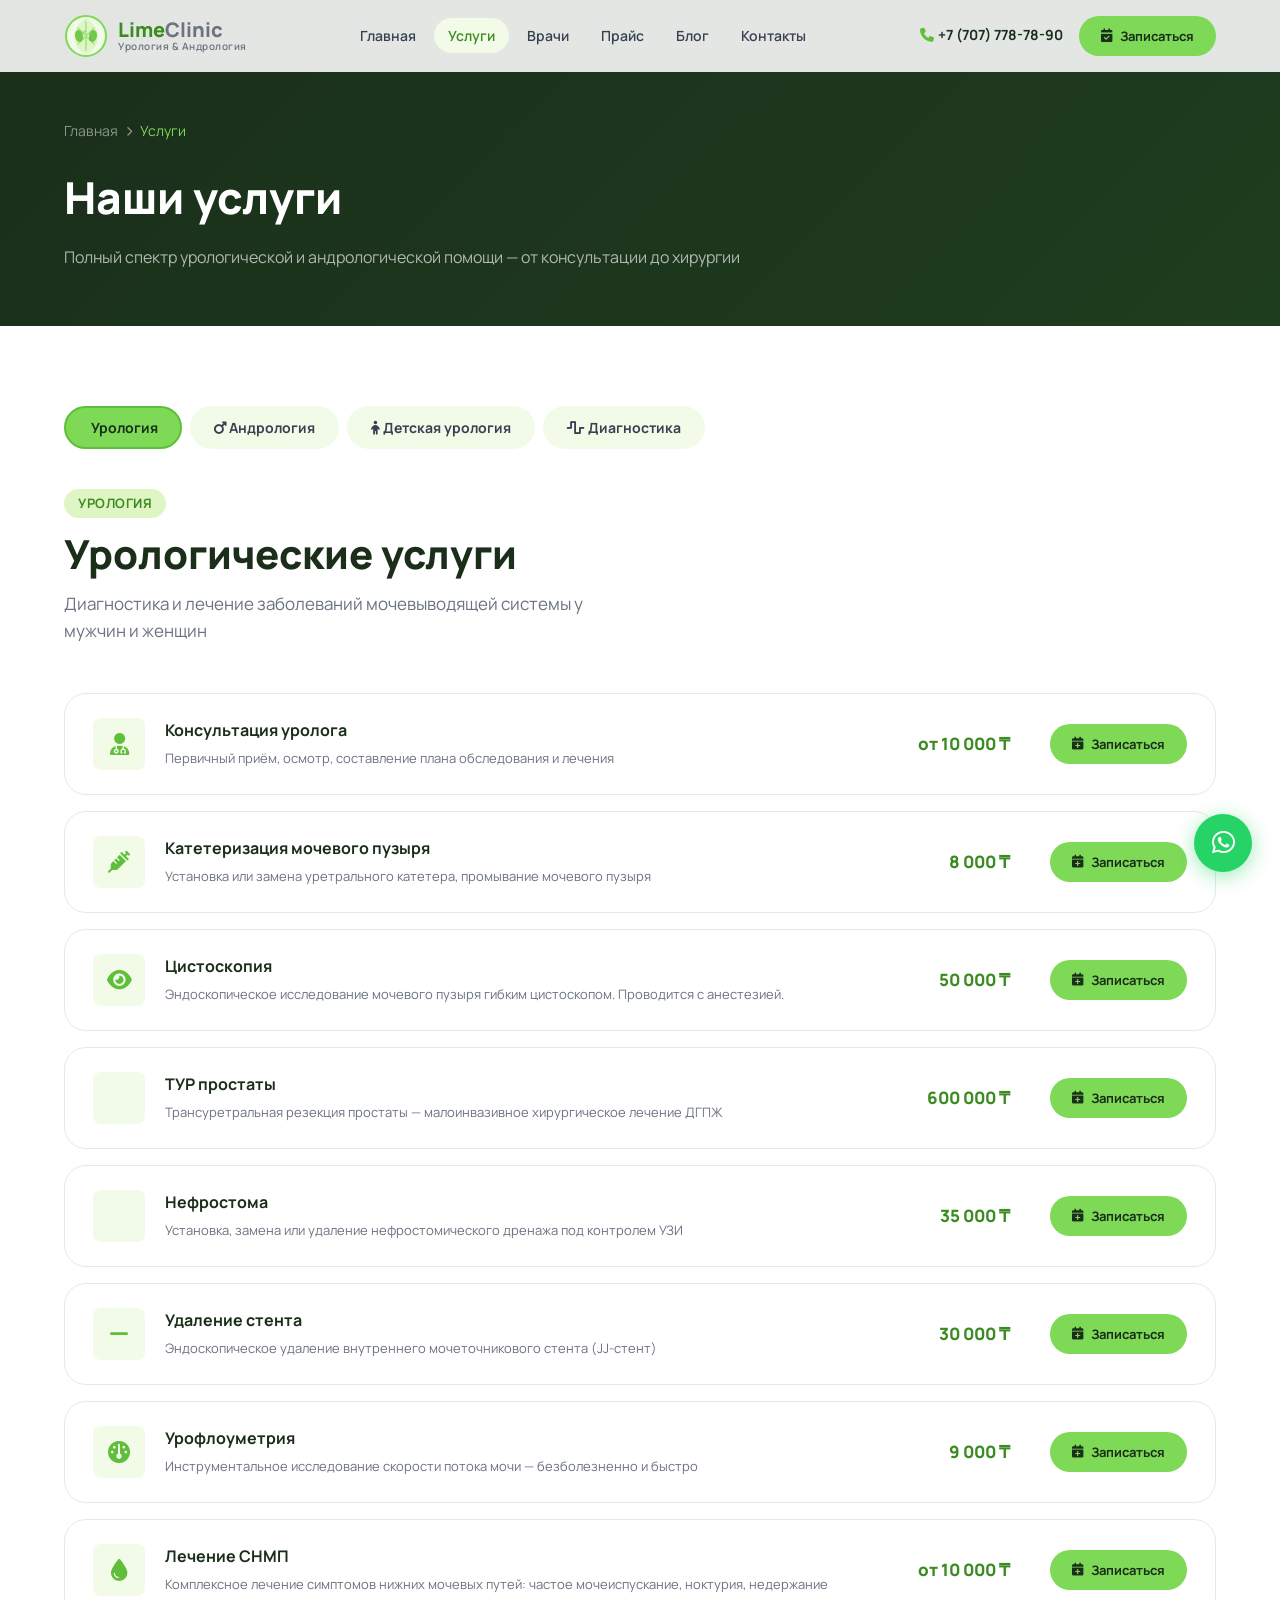
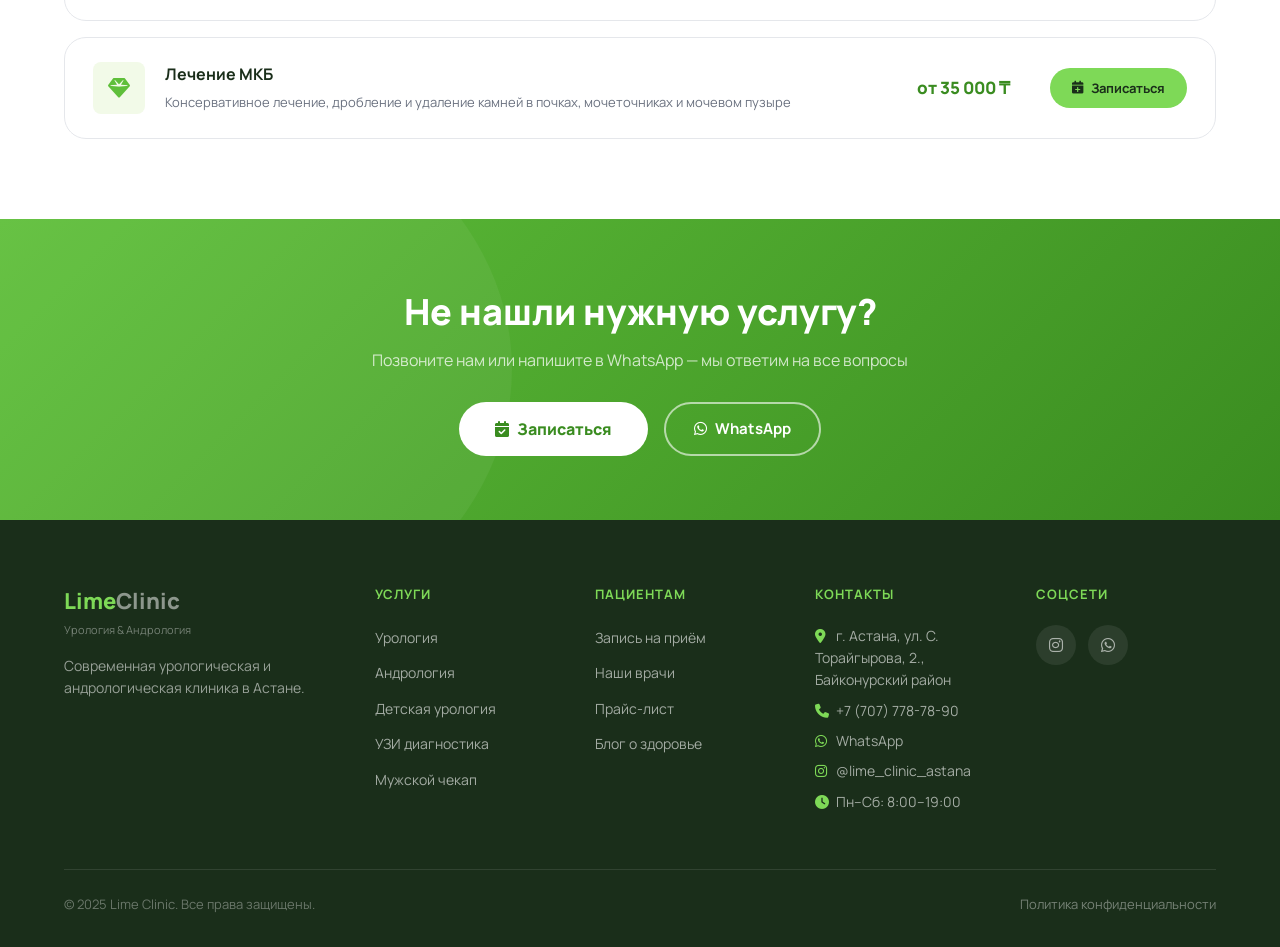
<file: services.html>
<!DOCTYPE html>
<html lang="ru">
<head>
  <meta charset="UTF-8" />
  <meta name="viewport" content="width=device-width, initial-scale=1.0" />
  <title>Услуги — Lime Clinic | Урология и Андрология в Астане</title>
  <meta name="description" content="Полный спектр урологических и андрологических услуг в Lime Clinic. Консультации, УЗИ диагностика, хирургия, детская урология. Цены от 5 000 ₸." />
  <meta name="keywords" content="услуги уролога Астана, цистоскопия, ТРУЗИ, УЗИ почек, лечение МКБ, андрология, детская урология, ТУР простаты" />
  <link rel="stylesheet" href="styles.css" />
  <link rel="stylesheet" href="https://cdnjs.cloudflare.com/ajax/libs/font-awesome/6.5.0/css/all.min.css" />
  <link rel="preconnect" href="https://fonts.googleapis.com" />
  <link rel="preconnect" href="https://fonts.gstatic.com" crossorigin />
  <link href="https://fonts.googleapis.com/css2?family=Manrope:wght@300;400;500;600;700;800&display=swap" rel="stylesheet" />
</head>
<body>

<!-- NAV -->
<nav class="nav" id="main-nav">
  <div class="nav__inner">
    <a class="nav__logo" href="index.html">
      <svg viewBox="0 0 44 44" fill="none" xmlns="http://www.w3.org/2000/svg" width="44" height="44">
        <circle cx="22" cy="22" r="20" fill="#f2fae8" stroke="#7ED957" stroke-width="2"/>
        <path d="M22 4 C22 4 10 12 10 22 C10 32 16 38 22 40 C28 38 34 32 34 22 C34 12 22 4 22 4Z" fill="#dff5c3"/>
        <path d="M22 8 L22 36 M14 14 L30 30 M14 30 L30 14" stroke="#7ED957" stroke-width="1.5" stroke-linecap="round" opacity="0.6"/>
        <ellipse cx="15" cy="22" rx="4" ry="6" fill="#5FBF3A" opacity="0.85" transform="rotate(-10 15 22)"/>
        <ellipse cx="29" cy="22" rx="4" ry="6" fill="#5FBF3A" opacity="0.85" transform="rotate(10 29 22)"/>
        <text x="18" y="20" font-size="6" fill="#3a8c20" font-weight="bold">&#9794;</text>
        <text x="24" y="27" font-size="5" fill="#3a8c20" font-weight="bold">&#9792;</text>
      </svg>
      <div class="nav__logo-text">
        <div class="logo-name"><span class="lime">Lime</span><span class="gray">Clinic</span></div>
        <div class="logo-sub">Урология &amp; Андрология</div>
      </div>
    </a>
    <ul class="nav__links">
      <li><a href="index.html">Главная</a></li>
      <li><a href="services.html" class="active">Услуги</a></li>
      <li><a href="doctors.html">Врачи</a></li>
      <li><a href="prices.html">Прайс</a></li>
      <li><a href="blog.html">Блог</a></li>
      <li><a href="index.html#contacts">Контакты</a></li>
    </ul>
    <div class="nav__right">
      <a class="nav__phone" href="tel:+77077787890"><i class="fa-solid fa-phone"></i>+7 (707) 778-78-90</a>
      <button class="btn-primary btn-sm" data-booking><i class="fa-solid fa-calendar-check"></i> Записаться</button>
      <div class="nav__burger" id="nav-burger"><span></span><span></span><span></span></div>
    </div>
  </div>
</nav>
<div class="nav__mobile" id="nav-mobile">
  <a href="index.html">Главная</a>
  <a href="services.html">Услуги</a>
  <a href="doctors.html">Врачи</a>
  <a href="prices.html">Прайс</a>
  <a href="blog.html">Блог</a>
  <a href="index.html#contacts">Контакты</a>
  <a href="tel:+77077787890" class="mobile-phone"><i class="fa-solid fa-phone"></i> +7 (707) 778-78-90</a>
  <button class="btn-primary" data-booking><i class="fa-solid fa-calendar-check"></i> Записаться</button>
</div>

<!-- PAGE HERO -->
<section class="page-hero">
  <div class="container">
    <nav class="breadcrumb">
      <a href="index.html">Главная</a>
      <i class="fa-solid fa-chevron-right"></i>
      <span>Услуги</span>
    </nav>
    <h1 data-reveal>Наши услуги</h1>
    <p data-reveal data-delay="100">Полный спектр урологической и андрологической помощи — от консультации до хирургии</p>
  </div>
</section>

<!-- SERVICES SECTION -->
<section class="sec">
  <div class="container">

    <!-- Category Tabs -->
    <div class="category-tabs" data-reveal>
      <button class="cat-tab active" data-cat="urology">
        <i class="fa-solid fa-kidneys"></i> Урология
      </button>
      <button class="cat-tab" data-cat="andrology">
        <i class="fa-solid fa-mars"></i> Андрология
      </button>
      <button class="cat-tab" data-cat="pediatric">
        <i class="fa-solid fa-child"></i> Детская урология
      </button>
      <button class="cat-tab" data-cat="diagnostics">
        <i class="fa-solid fa-wave-square"></i> Диагностика
      </button>
    </div>

    <!-- УРОЛОГИЯ -->
    <div class="service-category active" data-cat="urology">
      <div class="sh">
        <div class="stag">Урология</div>
        <h2>Урологические услуги</h2>
        <p>Диагностика и лечение заболеваний мочевыводящей системы у мужчин и женщин</p>
      </div>
      <div style="display:flex;flex-direction:column;gap:16px;">
        <div class="service-item" data-reveal>
          <div class="service-item__icon"><i class="fa-solid fa-user-doctor"></i></div>
          <div class="service-item__info">
            <h3>Консультация уролога</h3>
            <p>Первичный приём, осмотр, составление плана обследования и лечения</p>
          </div>
          <div class="service-item__price">от 10 000 ₸</div>
          <button class="btn-primary btn-sm" data-booking><i class="fa-solid fa-calendar-plus"></i> Записаться</button>
        </div>
        <div class="service-item" data-reveal>
          <div class="service-item__icon"><i class="fa-solid fa-syringe"></i></div>
          <div class="service-item__info">
            <h3>Катетеризация мочевого пузыря</h3>
            <p>Установка или замена уретрального катетера, промывание мочевого пузыря</p>
          </div>
          <div class="service-item__price">8 000 ₸</div>
          <button class="btn-primary btn-sm" data-booking><i class="fa-solid fa-calendar-plus"></i> Записаться</button>
        </div>
        <div class="service-item" data-reveal>
          <div class="service-item__icon"><i class="fa-solid fa-eye"></i></div>
          <div class="service-item__info">
            <h3>Цистоскопия</h3>
            <p>Эндоскопическое исследование мочевого пузыря гибким цистоскопом. Проводится с анестезией.</p>
          </div>
          <div class="service-item__price">50 000 ₸</div>
          <button class="btn-primary btn-sm" data-booking><i class="fa-solid fa-calendar-plus"></i> Записаться</button>
        </div>
        <div class="service-item" data-reveal>
          <div class="service-item__icon"><i class="fa-solid fa-scalpel"></i></div>
          <div class="service-item__info">
            <h3>ТУР простаты</h3>
            <p>Трансуретральная резекция простаты — малоинвазивное хирургическое лечение ДГПЖ</p>
          </div>
          <div class="service-item__price">600 000 ₸</div>
          <button class="btn-primary btn-sm" data-booking><i class="fa-solid fa-calendar-plus"></i> Записаться</button>
        </div>
        <div class="service-item" data-reveal>
          <div class="service-item__icon"><i class="fa-solid fa-pipe-section"></i></div>
          <div class="service-item__info">
            <h3>Нефростома</h3>
            <p>Установка, замена или удаление нефростомического дренажа под контролем УЗИ</p>
          </div>
          <div class="service-item__price">35 000 ₸</div>
          <button class="btn-primary btn-sm" data-booking><i class="fa-solid fa-calendar-plus"></i> Записаться</button>
        </div>
        <div class="service-item" data-reveal>
          <div class="service-item__icon"><i class="fa-solid fa-minus"></i></div>
          <div class="service-item__info">
            <h3>Удаление стента</h3>
            <p>Эндоскопическое удаление внутреннего мочеточникового стента (JJ-стент)</p>
          </div>
          <div class="service-item__price">30 000 ₸</div>
          <button class="btn-primary btn-sm" data-booking><i class="fa-solid fa-calendar-plus"></i> Записаться</button>
        </div>
        <div class="service-item" data-reveal>
          <div class="service-item__icon"><i class="fa-solid fa-gauge"></i></div>
          <div class="service-item__info">
            <h3>Урофлоуметрия</h3>
            <p>Инструментальное исследование скорости потока мочи — безболезненно и быстро</p>
          </div>
          <div class="service-item__price">9 000 ₸</div>
          <button class="btn-primary btn-sm" data-booking><i class="fa-solid fa-calendar-plus"></i> Записаться</button>
        </div>
        <div class="service-item" data-reveal>
          <div class="service-item__icon"><i class="fa-solid fa-droplet"></i></div>
          <div class="service-item__info">
            <h3>Лечение СНМП</h3>
            <p>Комплексное лечение симптомов нижних мочевых путей: частое мочеиспускание, ноктурия, недержание</p>
          </div>
          <div class="service-item__price">от 10 000 ₸</div>
          <button class="btn-primary btn-sm" data-booking><i class="fa-solid fa-calendar-plus"></i> Записаться</button>
        </div>
        <div class="service-item" data-reveal>
          <div class="service-item__icon"><i class="fa-solid fa-gem"></i></div>
          <div class="service-item__info">
            <h3>Лечение МКБ</h3>
            <p>Консервативное лечение, дробление и удаление камней в почках, мочеточниках и мочевом пузыре</p>
          </div>
          <div class="service-item__price">от 35 000 ₸</div>
          <button class="btn-primary btn-sm" data-booking><i class="fa-solid fa-calendar-plus"></i> Записаться</button>
        </div>
      </div>
    </div>

    <!-- АНДРОЛОГИЯ -->
    <div class="service-category" data-cat="andrology">
      <div class="sh">
        <div class="stag">Андрология</div>
        <h2>Андрологические услуги</h2>
        <p>Мужское здоровье, сексуальная функция и мужское бесплодие</p>
      </div>
      <div style="display:flex;flex-direction:column;gap:16px;">
        <div class="service-item" data-reveal>
          <div class="service-item__icon"><i class="fa-solid fa-heart-pulse"></i></div>
          <div class="service-item__info">
            <h3>Эректильная дисфункция</h3>
            <p>Диагностика и лечение нарушений эрекции: медикаментозная терапия, психологическая и хирургическая коррекция</p>
          </div>
          <div class="service-item__price">от 10 000 ₸</div>
          <button class="btn-primary btn-sm" data-booking><i class="fa-solid fa-calendar-plus"></i> Записаться</button>
        </div>
        <div class="service-item" data-reveal>
          <div class="service-item__icon"><i class="fa-solid fa-wave-square"></i></div>
          <div class="service-item__info">
            <h3>Фармакодопплерография сосудов</h3>
            <p>УЗДГ сосудов полового члена с фармакологической нагрузкой — золотой стандарт диагностики ЭД</p>
          </div>
          <div class="service-item__price">18 000 ₸</div>
          <button class="btn-primary btn-sm" data-booking><i class="fa-solid fa-calendar-plus"></i> Записаться</button>
        </div>
        <div class="service-item" data-reveal>
          <div class="service-item__icon"><i class="fa-solid fa-hand-holding-medical"></i></div>
          <div class="service-item__info">
            <h3>Массаж простаты</h3>
            <p>Лечебный массаж простаты при хроническом простатите — улучшает кровообращение и отток секрета</p>
          </div>
          <div class="service-item__price">5 000 ₸</div>
          <button class="btn-primary btn-sm" data-booking><i class="fa-solid fa-calendar-plus"></i> Записаться</button>
        </div>
        <div class="service-item" data-reveal>
          <div class="service-item__icon"><i class="fa-solid fa-screwdriver-wrench"></i></div>
          <div class="service-item__info">
            <h3>Протезирование полового члена</h3>
            <p>Имплантация пенильного протеза при тяжёлой ЭД — радикальное решение проблемы</p>
          </div>
          <div class="service-item__price">от 1 200 000 ₸</div>
          <button class="btn-primary btn-sm" data-booking><i class="fa-solid fa-calendar-plus"></i> Записаться</button>
        </div>
        <div class="service-item" data-reveal>
          <div class="service-item__icon"><i class="fa-solid fa-syringe"></i></div>
          <div class="service-item__info">
            <h3>Утолщение полового члена</h3>
            <p>Введение филлеров для увеличения объёма — безопасная амбулаторная процедура</p>
          </div>
          <div class="service-item__price">по запросу</div>
          <button class="btn-primary btn-sm" data-booking><i class="fa-solid fa-calendar-plus"></i> Записаться</button>
        </div>
      </div>
    </div>

    <!-- ДЕТСКАЯ УРОЛОГИЯ -->
    <div class="service-category" data-cat="pediatric">
      <div class="sh">
        <div class="stag">Детская урология</div>
        <h2>Детская урология</h2>
        <p>Специализированная помощь детям от 1 года. Внимательный подход и комфортная атмосфера</p>
      </div>
      <div style="display:flex;flex-direction:column;gap:16px;">
        <div class="service-item" data-reveal>
          <div class="service-item__icon"><i class="fa-solid fa-scissors"></i></div>
          <div class="service-item__info">
            <h3>Циркумцизия (обрезание)</h3>
            <p>Хирургическая операция у мальчиков и взрослых. Проводится под анестезией, амбулаторно.</p>
          </div>
          <div class="service-item__price">70 000 ₸</div>
          <button class="btn-primary btn-sm" data-booking><i class="fa-solid fa-calendar-plus"></i> Записаться</button>
        </div>
        <div class="service-item" data-reveal>
          <div class="service-item__icon"><i class="fa-solid fa-child"></i></div>
          <div class="service-item__info">
            <h3>Скрытый половой член</h3>
            <p>Хирургическая коррекция врождённой аномалии — скрытого или погружённого полового члена</p>
          </div>
          <div class="service-item__price">по запросу</div>
          <button class="btn-primary btn-sm" data-booking><i class="fa-solid fa-calendar-plus"></i> Записаться</button>
        </div>
        <div class="service-item" data-reveal>
          <div class="service-item__icon"><i class="fa-solid fa-droplet"></i></div>
          <div class="service-item__info">
            <h3>Гидроцеле</h3>
            <p>Лечение водянки оболочек яичка у детей и взрослых. Минимально инвазивная операция.</p>
          </div>
          <div class="service-item__price">120 000 ₸</div>
          <button class="btn-primary btn-sm" data-booking><i class="fa-solid fa-calendar-plus"></i> Записаться</button>
        </div>
        <div class="service-item" data-reveal>
          <div class="service-item__icon"><i class="fa-solid fa-network-wired"></i></div>
          <div class="service-item__info">
            <h3>Варикоцеле</h3>
            <p>Хирургическое лечение варикозного расширения вен семенного канатика — важно для фертильности</p>
          </div>
          <div class="service-item__price">150 000 ₸</div>
          <button class="btn-primary btn-sm" data-booking><i class="fa-solid fa-calendar-plus"></i> Записаться</button>
        </div>
      </div>
    </div>

    <!-- ДИАГНОСТИКА -->
    <div class="service-category" data-cat="diagnostics">
      <div class="sh">
        <div class="stag">Диагностика</div>
        <h2>УЗИ и инструментальная диагностика</h2>
        <p>Аппараты экспертного класса, результаты сразу после исследования</p>
      </div>
      <div style="display:flex;flex-direction:column;gap:16px;">
        <div class="service-item" data-reveal>
          <div class="service-item__icon"><i class="fa-solid fa-wave-square"></i></div>
          <div class="service-item__info">
            <h3>УЗИ почек</h3>
            <p>Оценка структуры, размеров, положения почек, выявление камней, кист и новообразований</p>
          </div>
          <div class="service-item__price">9 000 ₸</div>
          <button class="btn-primary btn-sm" data-booking><i class="fa-solid fa-calendar-plus"></i> Записаться</button>
        </div>
        <div class="service-item" data-reveal>
          <div class="service-item__icon"><i class="fa-solid fa-wave-square"></i></div>
          <div class="service-item__info">
            <h3>УЗИ мочевого пузыря</h3>
            <p>Исследование мочевого пузыря: стенки, объём, остаточная моча. С определением объёма остаточной мочи.</p>
          </div>
          <div class="service-item__price">6 000 ₸</div>
          <button class="btn-primary btn-sm" data-booking><i class="fa-solid fa-calendar-plus"></i> Записаться</button>
        </div>
        <div class="service-item" data-reveal>
          <div class="service-item__icon"><i class="fa-solid fa-circle-radiation"></i></div>
          <div class="service-item__info">
            <h3>УЗИ простаты (ТРУЗИ)</h3>
            <p>Трансректальное УЗИ простаты — точная оценка размеров, структуры, выявление узлов</p>
          </div>
          <div class="service-item__price">9 500 ₸</div>
          <button class="btn-primary btn-sm" data-booking><i class="fa-solid fa-calendar-plus"></i> Записаться</button>
        </div>
        <div class="service-item" data-reveal>
          <div class="service-item__icon"><i class="fa-solid fa-wave-square"></i></div>
          <div class="service-item__info">
            <h3>УЗИ мошонки</h3>
            <p>Исследование яичек и придатков, выявление варикоцеле, гидроцеле, опухолей</p>
          </div>
          <div class="service-item__price">8 500 ₸</div>
          <button class="btn-primary btn-sm" data-booking><i class="fa-solid fa-calendar-plus"></i> Записаться</button>
        </div>
        <div class="service-item" data-reveal>
          <div class="service-item__icon"><i class="fa-solid fa-heart-pulse"></i></div>
          <div class="service-item__info">
            <h3>УЗДГ сосудов</h3>
            <p>Ультразвуковая допплерография сосудов полового члена при эректильной дисфункции</p>
          </div>
          <div class="service-item__price">18 000 ₸</div>
          <button class="btn-primary btn-sm" data-booking><i class="fa-solid fa-calendar-plus"></i> Записаться</button>
        </div>
        <div class="service-item" data-reveal>
          <div class="service-item__icon"><i class="fa-solid fa-wave-square"></i></div>
          <div class="service-item__info">
            <h3>УЗИ малого таза</h3>
            <p>Комплексное исследование органов малого таза — почки, мочевой пузырь, простата</p>
          </div>
          <div class="service-item__price">10 500 ₸</div>
          <button class="btn-primary btn-sm" data-booking><i class="fa-solid fa-calendar-plus"></i> Записаться</button>
        </div>
        <div class="service-item" data-reveal>
          <div class="service-item__icon"><i class="fa-solid fa-gauge"></i></div>
          <div class="service-item__info">
            <h3>Урофлоуметрия</h3>
            <p>Функциональное исследование акта мочеиспускания — скорость и характер потока мочи</p>
          </div>
          <div class="service-item__price">9 000 ₸</div>
          <button class="btn-primary btn-sm" data-booking><i class="fa-solid fa-calendar-plus"></i> Записаться</button>
        </div>
        <div class="service-item" data-reveal>
          <div class="service-item__icon"><i class="fa-solid fa-clipboard-list"></i></div>
          <div class="service-item__info">
            <h3>Комплексные обследования</h3>
            <p>Мужской чекап, чекап простаты, чекап почек — пакетные программы со скидкой</p>
          </div>
          <div class="service-item__price">от 28 000 ₸</div>
          <button class="btn-primary btn-sm" data-booking><i class="fa-solid fa-calendar-plus"></i> Записаться</button>
        </div>
      </div>
    </div>

  </div>
</section>

<!-- CTA -->
<section class="cta-strip">
  <div class="container">
    <h2 data-reveal>Не нашли нужную услугу?</h2>
    <p data-reveal data-delay="100">Позвоните нам или напишите в WhatsApp — мы ответим на все вопросы</p>
    <div style="display:flex;gap:16px;justify-content:center;flex-wrap:wrap;" data-reveal data-delay="200">
      <button class="btn-white" data-booking><i class="fa-solid fa-calendar-check"></i> Записаться</button>
      <a href="https://api.whatsapp.com/send/?phone=77077787890" class="btn-outline-white" target="_blank"><i class="fa-brands fa-whatsapp"></i> WhatsApp</a>
    </div>
  </div>
</section>

<!-- FOOTER -->
<footer class="footer">
  <div class="container">
    <div class="footer__top">
      <div class="footer__brand">
        <div class="logo-name"><span class="lime">Lime</span><span class="gray">Clinic</span></div>
        <div class="logo-sub">Урология &amp; Андрология</div>
        <p class="footer__tagline">Современная урологическая и андрологическая клиника в Астане.</p>
      </div>
      <div class="footer__col">
        <h4>Услуги</h4>
        <ul>
          <li><a href="services.html">Урология</a></li>
          <li><a href="services.html">Андрология</a></li>
          <li><a href="services.html">Детская урология</a></li>
          <li><a href="services.html">УЗИ диагностика</a></li>
          <li><a href="prices.html">Мужской чекап</a></li>
        </ul>
      </div>
      <div class="footer__col">
        <h4>Пациентам</h4>
        <ul>
          <li><a href="booking.html">Запись на приём</a></li>
          <li><a href="doctors.html">Наши врачи</a></li>
          <li><a href="prices.html">Прайс-лист</a></li>
          <li><a href="blog.html">Блог о здоровье</a></li>
        </ul>
      </div>
      <div class="footer__col">
        <h4>Контакты</h4>
        <p><i class="fa-solid fa-location-dot"></i> г. Астана, ул. С. Торайгырова, 2., Байконурский район</p>
        <p><i class="fa-solid fa-phone"></i> <a href="tel:+77077787890">+7 (707) 778-78-90</a></p>
        <p><i class="fa-brands fa-whatsapp"></i> <a href="https://api.whatsapp.com/send/?phone=77077787890" target="_blank">WhatsApp</a></p>
        <p><i class="fa-brands fa-instagram"></i> <a href="https://instagram.com/lime_clinic_astana" target="_blank">@lime_clinic_astana</a></p>
        <p><i class="fa-solid fa-clock"></i> Пн–Сб: 8:00–19:00</p>
      </div>
      <div class="footer__col">
        <h4>Соцсети</h4>
        <div class="footer__socials">
          <a href="https://instagram.com/lime_clinic_astana" target="_blank" aria-label="Instagram"><i class="fa-brands fa-instagram"></i></a>
          <a href="https://api.whatsapp.com/send/?phone=77077787890" target="_blank" aria-label="WhatsApp"><i class="fa-brands fa-whatsapp"></i></a>
          
          
        </div>
      </div>
    </div>
    <div class="footer__bottom">
      <p>&copy; 2025 Lime Clinic. Все права защищены.</p>
      <div style="display:flex;gap:20px;">
        <a href="#">Политика конфиденциальности</a>
      </div>
    </div>
  </div>
</footer>

<!-- BOOKING MODAL -->
<div class="modal-overlay" id="booking-modal">
  <div class="modal-card">
    <button class="modal-close" onclick="BookingModal.close()"><i class="fa-solid fa-xmark"></i></button>
    <div class="modal-title">Запись на приём</div>
    <div class="modal-subtitle">Заполните форму — мы свяжемся для подтверждения</div>
    <div class="step-dots">
      <div class="step-dot active">1</div><div class="step-line"></div>
      <div class="step-dot">2</div><div class="step-line"></div>
      <div class="step-dot">3</div><div class="step-line"></div>
      <div class="step-dot">4</div>
    </div>
    <div class="step-labels">
      <span class="active">Врач</span><span>Дата</span><span>Время</span><span>Данные</span>
    </div>
    <div class="modal-step active" id="modal-step-1">
      <h3 style="font-size:17px;font-weight:700;color:var(--navy);margin-bottom:16px;">Выберите врача</h3>
      <div class="doc-select-cards" id="modal-doctors"></div>
    </div>
    <div class="modal-step" id="modal-step-2">
      <h3 style="font-size:17px;font-weight:700;color:var(--navy);margin-bottom:16px;">Выберите дату</h3>
      <div id="modal-calendar"></div>
    </div>
    <div class="modal-step" id="modal-step-3">
      <h3 style="font-size:17px;font-weight:700;color:var(--navy);margin-bottom:8px;">Выберите время</h3>
      <p style="font-size:13px;color:var(--gray);margin-bottom:16px;"><i class="fa-solid fa-circle-xmark" style="color:#ef4444;margin-right:4px;"></i>Зачёркнутые слоты уже заняты</p>
      <div id="modal-times"></div>
    </div>
    <div class="modal-step" id="modal-step-4">
      <h3 style="font-size:17px;font-weight:700;color:var(--navy);margin-bottom:16px;">Ваши данные</h3>
      <div class="form-group">
        <label>Ваше имя <span class="req">*</span></label>
        <input type="text" class="form-control" id="modal-name" placeholder="Иван Иванов" />
      </div>
      <div class="form-group">
        <label>Телефон <span class="req">*</span></label>
        <input type="tel" class="form-control" id="modal-phone" placeholder="+7 (___) ___-__-__" />
      </div>
      <div class="form-group">
        <label>Email <span style="color:var(--gray);font-weight:400;">(необязательно)</span></label>
        <input type="email" class="form-control" id="modal-email" placeholder="example@mail.kz" />
      </div>
      <div class="form-group">
        <label>Комментарий</label>
        <textarea class="form-control" rows="3" placeholder="Опишите вашу проблему..."></textarea>
      </div>
      <div class="form-check">
        <input type="checkbox" id="modal-privacy" checked />
        <label for="modal-privacy">Согласен(а) с <a href="#">политикой конфиденциальности</a></label>
      </div>
    </div>
    <div class="modal-nav">
      <button class="btn-outline" id="modal-prev" style="display:none;"><i class="fa-solid fa-arrow-left"></i> Назад</button>
      <button class="btn-primary" id="modal-next">Далее <i class="fa-solid fa-arrow-right"></i></button>
    </div>
  </div>
</div>

<a href="https://api.whatsapp.com/send/?phone=77077787890" class="wa-btn" target="_blank" aria-label="WhatsApp"><i class="fa-brands fa-whatsapp"></i></a>
<div class="mobile-cta" id="mobile-sticky-cta">
  <button class="btn-primary" id="mobile-cta-btn" data-booking><i class="fa-solid fa-calendar-check"></i> Записаться на приём</button>
</div>
<script src="script.js"></script>
</body>
</html>
</file>
<file: styles.css>
/* ============================================================
   LIME CLINIC — Main Stylesheet
   ============================================================ */

/* Google Fonts */
@import url('https://fonts.googleapis.com/css2?family=Manrope:wght@300;400;500;600;700;800&display=swap');

/* ============================================================
   CSS VARIABLES
   ============================================================ */
:root {
  --lime: #7ED957;
  --lime-dark: #5FBF3A;
  --lime-deep: #3a8c20;
  --lime-pale: #f2fae8;
  --lime-pale2: #dff5c3;
  --gray: #6b7280;
  --gray-dark: #374151;
  --navy: #1a2e1a;
  --white: #ffffff;
  --black: #111827;
  --border: #e5e7eb;
  --shadow-sm: 0 1px 3px rgba(0,0,0,0.08);
  --shadow: 0 4px 16px rgba(0,0,0,0.10);
  --shadow-lg: 0 8px 32px rgba(0,0,0,0.13);
  --radius-sm: 8px;
  --radius: 14px;
  --radius-lg: 22px;
  --radius-full: 9999px;
  --transition: 0.22s ease;
  --font: 'Manrope', sans-serif;
  --nav-h: 72px;
  --container: 1200px;
}

/* ============================================================
   RESET & BASE
   ============================================================ */
*, *::before, *::after { box-sizing: border-box; margin: 0; padding: 0; }
html { scroll-behavior: smooth; font-size: 16px; }
body {
  font-family: var(--font);
  color: var(--black);
  background: var(--white);
  line-height: 1.6;
  -webkit-font-smoothing: antialiased;
  overflow-x: hidden;
}
a { color: inherit; text-decoration: none; }
img { max-width: 100%; display: block; }
ul { list-style: none; }
button { font-family: var(--font); cursor: pointer; border: none; background: none; }
input, select, textarea { font-family: var(--font); }

/* ============================================================
   CONTAINER & GRID UTILITIES
   ============================================================ */
.container {
  max-width: var(--container);
  margin: 0 auto;
  padding: 0 24px;
}
.grid-2 { display: grid; grid-template-columns: repeat(2, 1fr); gap: 24px; }
.grid-3 { display: grid; grid-template-columns: repeat(3, 1fr); gap: 24px; }
.grid-4 { display: grid; grid-template-columns: repeat(4, 1fr); gap: 24px; }
.grid-6 { display: grid; grid-template-columns: repeat(6, 1fr); gap: 20px; }
.flex { display: flex; }
.flex-center { display: flex; align-items: center; justify-content: center; }
.flex-between { display: flex; align-items: center; justify-content: space-between; }
.gap-8 { gap: 8px; }
.gap-12 { gap: 12px; }
.gap-16 { gap: 16px; }
.gap-24 { gap: 24px; }
.text-center { text-align: center; }
.text-gray { color: var(--gray); }
.mt-8 { margin-top: 8px; }
.mt-16 { margin-top: 16px; }
.mt-24 { margin-top: 24px; }
.mt-32 { margin-top: 32px; }
.mb-8 { margin-bottom: 8px; }
.mb-16 { margin-bottom: 16px; }
.mb-24 { margin-bottom: 24px; }
.mb-32 { margin-bottom: 32px; }

/* ============================================================
   SECTION STYLES
   ============================================================ */
.sec {
  padding: 80px 0;
}
.sec-bg {
  padding: 80px 0;
  background: var(--lime-pale);
}
.sec-dark {
  padding: 80px 0;
  background: var(--navy);
  color: var(--white);
}
.sh {
  margin-bottom: 48px;
}
.sh h2 {
  font-size: clamp(28px, 4vw, 40px);
  font-weight: 800;
  color: var(--navy);
  line-height: 1.2;
  margin-bottom: 12px;
}
.sec-dark .sh h2 { color: var(--white); }
.sh p {
  font-size: 17px;
  color: var(--gray);
  max-width: 560px;
}
.sh.center { text-align: center; }
.sh.center p { margin: 0 auto; }
.stag {
  display: inline-block;
  background: var(--lime-pale2);
  color: var(--lime-deep);
  font-size: 13px;
  font-weight: 700;
  padding: 4px 14px;
  border-radius: var(--radius-full);
  margin-bottom: 12px;
  letter-spacing: 0.5px;
  text-transform: uppercase;
}

/* ============================================================
   BUTTONS
   ============================================================ */
.btn-primary {
  display: inline-flex;
  align-items: center;
  gap: 8px;
  background: var(--lime);
  color: var(--navy);
  font-weight: 700;
  font-size: 15px;
  padding: 13px 28px;
  border-radius: var(--radius-full);
  transition: background var(--transition), transform var(--transition), box-shadow var(--transition);
  border: 2px solid transparent;
  white-space: nowrap;
}
.btn-primary:hover {
  background: var(--lime-dark);
  transform: translateY(-1px);
  box-shadow: 0 6px 20px rgba(126,217,87,0.35);
}
.btn-primary:active { transform: translateY(0); }

.btn-outline {
  display: inline-flex;
  align-items: center;
  gap: 8px;
  background: transparent;
  color: var(--navy);
  font-weight: 700;
  font-size: 15px;
  padding: 13px 28px;
  border-radius: var(--radius-full);
  border: 2px solid var(--navy);
  transition: all var(--transition);
  white-space: nowrap;
}
.btn-outline:hover {
  background: var(--navy);
  color: var(--white);
  transform: translateY(-1px);
}
.btn-outline-white {
  display: inline-flex;
  align-items: center;
  gap: 8px;
  background: transparent;
  color: var(--white);
  font-weight: 700;
  font-size: 15px;
  padding: 13px 28px;
  border-radius: var(--radius-full);
  border: 2px solid rgba(255,255,255,0.6);
  transition: all var(--transition);
  white-space: nowrap;
}
.btn-outline-white:hover {
  background: rgba(255,255,255,0.15);
  border-color: var(--white);
}

.btn-ghost {
  display: inline-flex;
  align-items: center;
  gap: 8px;
  background: transparent;
  color: var(--lime-deep);
  font-weight: 700;
  font-size: 15px;
  padding: 11px 20px;
  border-radius: var(--radius-full);
  border: 2px solid var(--lime-pale2);
  transition: all var(--transition);
  white-space: nowrap;
}
.btn-ghost:hover {
  background: var(--lime-pale2);
}
.btn-sm {
  padding: 9px 20px;
  font-size: 13px;
}
.btn-dark {
  display: inline-flex;
  align-items: center;
  gap: 8px;
  background: var(--navy);
  color: var(--white);
  font-weight: 700;
  font-size: 15px;
  padding: 13px 28px;
  border-radius: var(--radius-full);
  transition: all var(--transition);
  border: 2px solid transparent;
  white-space: nowrap;
}
.btn-dark:hover {
  background: var(--gray-dark);
  transform: translateY(-1px);
}

/* ============================================================
   CARDS
   ============================================================ */
.card {
  background: var(--white);
  border-radius: var(--radius-lg);
  padding: 28px;
  border: 1px solid var(--border);
}
.card-hover {
  background: var(--white);
  border-radius: var(--radius-lg);
  padding: 28px;
  border: 1px solid var(--border);
  transition: transform var(--transition), box-shadow var(--transition), border-color var(--transition);
}
.card-hover:hover {
  transform: translateY(-4px);
  box-shadow: var(--shadow-lg);
  border-color: var(--lime-pale2);
}

/* ============================================================
   NAVIGATION
   ============================================================ */
.nav {
  position: fixed;
  top: 0;
  left: 0;
  right: 0;
  z-index: 1000;
  height: var(--nav-h);
  display: flex;
  align-items: center;
  background: rgba(255,255,255,0.88);
  backdrop-filter: blur(16px);
  -webkit-backdrop-filter: blur(16px);
  border-bottom: 1px solid transparent;
  transition: all 0.3s ease;
}
.nav.scrolled {
  background: rgba(255,255,255,0.97);
  border-bottom-color: var(--border);
  box-shadow: 0 2px 20px rgba(0,0,0,0.07);
}
.nav__inner {
  display: flex;
  align-items: center;
  justify-content: space-between;
  width: 100%;
  max-width: var(--container);
  margin: 0 auto;
  padding: 0 24px;
  gap: 24px;
}
.nav__logo {
  display: flex;
  align-items: center;
  gap: 10px;
  text-decoration: none;
  flex-shrink: 0;
}
.nav__logo svg { width: 44px; height: 44px; }
.nav__logo-text { line-height: 1.1; }
.nav__logo-text .logo-name { font-size: 20px; font-weight: 800; }
.nav__logo-text .logo-name span.lime { color: var(--lime-deep); }
.nav__logo-text .logo-name span.gray { color: var(--gray); }
.nav__logo-text .logo-sub { font-size: 10px; color: var(--gray); font-weight: 600; letter-spacing: 0.5px; }

.nav__links {
  display: flex;
  align-items: center;
  gap: 4px;
  list-style: none;
  flex: 1;
  justify-content: center;
}
.nav__links a {
  font-size: 14px;
  font-weight: 600;
  color: var(--gray-dark);
  padding: 8px 14px;
  border-radius: var(--radius-full);
  transition: all var(--transition);
  white-space: nowrap;
}
.nav__links a:hover,
.nav__links a.active {
  background: var(--lime-pale);
  color: var(--lime-deep);
}

.nav__right {
  display: flex;
  align-items: center;
  gap: 16px;
  flex-shrink: 0;
}
.nav__phone {
  font-size: 14px;
  font-weight: 700;
  color: var(--navy);
  white-space: nowrap;
}
.nav__phone i { color: var(--lime-dark); margin-right: 4px; }

.nav__burger {
  display: none;
  flex-direction: column;
  gap: 5px;
  cursor: pointer;
  padding: 8px;
  border-radius: var(--radius-sm);
  transition: background var(--transition);
}
.nav__burger:hover { background: var(--lime-pale); }
.nav__burger span {
  width: 24px;
  height: 2px;
  background: var(--navy);
  border-radius: 2px;
  transition: all 0.3s ease;
  display: block;
}
.nav__burger.open span:nth-child(1) { transform: translateY(7px) rotate(45deg); }
.nav__burger.open span:nth-child(2) { opacity: 0; transform: scaleX(0); }
.nav__burger.open span:nth-child(3) { transform: translateY(-7px) rotate(-45deg); }

.nav__mobile {
  display: none;
  position: fixed;
  top: var(--nav-h);
  left: 0;
  right: 0;
  bottom: 0;
  background: rgba(255,255,255,0.98);
  backdrop-filter: blur(20px);
  z-index: 999;
  flex-direction: column;
  align-items: center;
  justify-content: center;
  gap: 8px;
  padding: 32px;
  opacity: 0;
  transform: translateY(-10px);
  pointer-events: none;
  transition: all 0.3s ease;
}
.nav__mobile.open {
  display: flex;
  opacity: 1;
  transform: translateY(0);
  pointer-events: all;
}
.nav__mobile a {
  font-size: 22px;
  font-weight: 700;
  color: var(--navy);
  padding: 12px 32px;
  border-radius: var(--radius-full);
  transition: all var(--transition);
  width: 100%;
  text-align: center;
}
.nav__mobile a:hover { background: var(--lime-pale); color: var(--lime-deep); }
.nav__mobile .mobile-phone {
  font-size: 18px;
  font-weight: 700;
  color: var(--lime-deep);
  margin-top: 16px;
}
.nav__mobile .btn-primary { margin-top: 8px; }

/* ============================================================
   FOOTER
   ============================================================ */
.footer {
  background: var(--navy);
  color: var(--white);
  padding: 64px 0 32px;
}
.footer__top {
  display: grid;
  grid-template-columns: 1.5fr 1fr 1fr 1fr 1fr;
  gap: 40px;
  padding-bottom: 48px;
  border-bottom: 1px solid rgba(255,255,255,0.1);
}
.footer__brand .logo-name { font-size: 22px; font-weight: 800; }
.footer__brand .logo-name span.lime { color: var(--lime); }
.footer__brand .logo-name span.gray { color: rgba(255,255,255,0.5); }
.footer__brand .logo-sub { font-size: 11px; color: rgba(255,255,255,0.4); margin-top: 2px; }
.footer__tagline {
  margin-top: 16px;
  font-size: 14px;
  color: rgba(255,255,255,0.55);
  line-height: 1.6;
}
.footer__col h4 {
  font-size: 13px;
  font-weight: 700;
  text-transform: uppercase;
  letter-spacing: 1px;
  color: var(--lime);
  margin-bottom: 20px;
}
.footer__col ul li {
  margin-bottom: 10px;
}
.footer__col ul li a {
  font-size: 14px;
  color: rgba(255,255,255,0.6);
  transition: color var(--transition);
}
.footer__col ul li a:hover { color: var(--lime); }
.footer__col p {
  font-size: 14px;
  color: rgba(255,255,255,0.6);
  margin-bottom: 8px;
}
.footer__col p i { color: var(--lime); width: 18px; }
.footer__socials {
  display: flex;
  gap: 12px;
  margin-top: 16px;
}
.footer__socials a {
  width: 40px;
  height: 40px;
  border-radius: 50%;
  background: rgba(255,255,255,0.08);
  display: flex;
  align-items: center;
  justify-content: center;
  font-size: 16px;
  color: rgba(255,255,255,0.6);
  transition: all var(--transition);
}
.footer__socials a:hover {
  background: var(--lime);
  color: var(--navy);
}
.footer__bottom {
  padding-top: 24px;
  display: flex;
  align-items: center;
  justify-content: space-between;
  flex-wrap: wrap;
  gap: 12px;
}
.footer__bottom p {
  font-size: 13px;
  color: rgba(255,255,255,0.35);
}
.footer__bottom a {
  font-size: 13px;
  color: rgba(255,255,255,0.4);
  transition: color var(--transition);
}
.footer__bottom a:hover { color: var(--lime); }

/* ============================================================
   HERO (shared base)
   ============================================================ */
.hero {
  min-height: 100vh;
  display: flex;
  align-items: center;
  padding-top: var(--nav-h);
  background: linear-gradient(135deg, var(--lime-pale) 0%, #fff 60%);
  overflow: hidden;
}
.hero__inner {
  display: grid;
  grid-template-columns: 1fr 1fr;
  gap: 60px;
  align-items: center;
  padding: 60px 0;
}
.hero__badge {
  display: inline-flex;
  align-items: center;
  gap: 8px;
  background: var(--lime-pale2);
  color: var(--lime-deep);
  font-size: 13px;
  font-weight: 700;
  padding: 6px 16px;
  border-radius: var(--radius-full);
  margin-bottom: 20px;
  border: 1px solid rgba(126,217,87,0.3);
}
.hero__badge i { font-size: 11px; }
.hero h1 {
  font-size: clamp(32px, 4.5vw, 52px);
  font-weight: 800;
  color: var(--navy);
  line-height: 1.18;
  margin-bottom: 20px;
}
.hero h1 span { color: var(--lime-deep); }
.hero p.lead {
  font-size: 17px;
  color: var(--gray);
  line-height: 1.7;
  margin-bottom: 36px;
  max-width: 480px;
}
.hero__actions {
  display: flex;
  gap: 16px;
  flex-wrap: wrap;
}
.hero__visual {
  position: relative;
  display: flex;
  align-items: center;
  justify-content: center;
}
.hero__card {
  background: linear-gradient(145deg, var(--lime) 0%, var(--lime-deep) 100%);
  border-radius: 32px;
  padding: 40px;
  width: 100%;
  max-width: 440px;
  position: relative;
  overflow: hidden;
  box-shadow: 0 20px 60px rgba(126,217,87,0.3);
}
.hero__card::before {
  content: '';
  position: absolute;
  top: -40px; right: -40px;
  width: 200px; height: 200px;
  background: rgba(255,255,255,0.1);
  border-radius: 50%;
}
.hero__card::after {
  content: '';
  position: absolute;
  bottom: -30px; left: -30px;
  width: 150px; height: 150px;
  background: rgba(255,255,255,0.06);
  border-radius: 50%;
}
.hero__card-icon {
  font-size: 64px;
  color: rgba(255,255,255,0.9);
  margin-bottom: 24px;
  position: relative;
  z-index: 1;
}
.hero__card-svg {
  width: 160px;
  height: 160px;
  margin: 0 auto 24px;
  position: relative;
  z-index: 1;
}
.hero__stats {
  display: flex;
  gap: 16px;
  position: relative;
  z-index: 1;
}
.hero__stat {
  background: rgba(255,255,255,0.18);
  backdrop-filter: blur(10px);
  border-radius: var(--radius);
  padding: 16px 20px;
  flex: 1;
  text-align: center;
  border: 1px solid rgba(255,255,255,0.25);
}
.hero__stat .num {
  font-size: 22px;
  font-weight: 800;
  color: var(--white);
  display: block;
}
.hero__stat .lbl {
  font-size: 11px;
  color: rgba(255,255,255,0.75);
  font-weight: 600;
}
.hero__float {
  position: absolute;
  background: var(--white);
  border-radius: var(--radius);
  padding: 12px 16px;
  z-index: 10;
  box-shadow: var(--shadow-lg);
  display: flex;
  align-items: center;
  gap: 10px;
  font-size: 13px;
  font-weight: 700;
  color: var(--navy);
  animation: floatY 3s ease-in-out infinite;
}
.hero__float.top-left { top: 10%; left: -10%; }
.hero__float.bottom-right { bottom: 10%; right: -10%; }
.hero__float i { color: var(--lime-dark); font-size: 18px; }
@keyframes floatY {
  0%, 100% { transform: translateY(0); }
  50% { transform: translateY(-8px); }
}

/* Page inner hero (for subpages) */
.page-hero {
  background: linear-gradient(135deg, var(--navy) 0%, #1f3d1f 100%);
  padding: calc(var(--nav-h) + 48px) 0 56px;
  color: var(--white);
}
.page-hero h1 {
  font-size: clamp(28px, 4vw, 44px);
  font-weight: 800;
  margin-bottom: 12px;
}
.page-hero p {
  font-size: 16px;
  color: rgba(255,255,255,0.65);
}
.breadcrumb {
  display: flex;
  align-items: center;
  gap: 8px;
  margin-bottom: 20px;
  font-size: 14px;
  color: rgba(255,255,255,0.5);
}
.breadcrumb a { color: rgba(255,255,255,0.5); transition: color var(--transition); }
.breadcrumb a:hover { color: var(--lime); }
.breadcrumb i { font-size: 10px; }
.breadcrumb span { color: var(--lime); }

/* ============================================================
   ADVANTAGE CARDS
   ============================================================ */
.adv-card {
  background: var(--white);
  border-radius: var(--radius-lg);
  padding: 32px 28px;
  border: 1px solid var(--border);
  transition: all var(--transition);
}
.adv-card:hover {
  border-color: var(--lime-pale2);
  box-shadow: 0 8px 30px rgba(126,217,87,0.15);
  transform: translateY(-3px);
}
.adv-card__icon {
  width: 56px; height: 56px;
  background: var(--lime-pale);
  border-radius: var(--radius);
  display: flex;
  align-items: center;
  justify-content: center;
  font-size: 24px;
  color: var(--lime-dark);
  margin-bottom: 20px;
}
.adv-card h3 {
  font-size: 17px;
  font-weight: 700;
  color: var(--navy);
  margin-bottom: 8px;
}
.adv-card p {
  font-size: 14px;
  color: var(--gray);
  line-height: 1.6;
}

/* ============================================================
   DIRECTION CARDS
   ============================================================ */
.dir-card {
  background: var(--white);
  border-radius: var(--radius-lg);
  padding: 32px 24px;
  border: 1px solid var(--border);
  text-align: center;
  cursor: pointer;
  transition: all var(--transition);
  position: relative;
  overflow: hidden;
}
.dir-card::before {
  content: '';
  position: absolute;
  bottom: 0; left: 0; right: 0;
  height: 3px;
  background: linear-gradient(90deg, var(--lime), var(--lime-dark));
  transform: scaleX(0);
  transition: transform var(--transition);
}
.dir-card:hover::before { transform: scaleX(1); }
.dir-card:hover {
  transform: translateY(-5px);
  box-shadow: var(--shadow-lg);
  border-color: var(--lime-pale2);
}
.dir-card__icon {
  width: 64px; height: 64px;
  background: var(--lime-pale);
  border-radius: 50%;
  display: flex;
  align-items: center;
  justify-content: center;
  font-size: 28px;
  color: var(--lime-dark);
  margin: 0 auto 20px;
  transition: all var(--transition);
}
.dir-card:hover .dir-card__icon {
  background: var(--lime);
  color: var(--white);
}
.dir-card h3 {
  font-size: 16px;
  font-weight: 700;
  color: var(--navy);
  margin-bottom: 8px;
}
.dir-card p {
  font-size: 13px;
  color: var(--gray);
}

/* ============================================================
   CTA STRIP
   ============================================================ */
.cta-strip {
  padding: 64px 0;
  background: linear-gradient(135deg, var(--lime-dark) 0%, var(--lime-deep) 100%);
  text-align: center;
  position: relative;
  overflow: hidden;
}
.cta-strip::before {
  content: '';
  position: absolute;
  top: -50%; left: -20%;
  width: 60%; height: 200%;
  background: rgba(255,255,255,0.05);
  border-radius: 50%;
}
.cta-strip h2 {
  font-size: clamp(24px, 3.5vw, 36px);
  font-weight: 800;
  color: var(--white);
  margin-bottom: 8px;
  position: relative;
}
.cta-strip p {
  font-size: 16px;
  color: rgba(255,255,255,0.75);
  margin-bottom: 28px;
  position: relative;
}
.cta-strip .btn-white {
  display: inline-flex;
  align-items: center;
  gap: 8px;
  background: var(--white);
  color: var(--lime-deep);
  font-weight: 800;
  font-size: 16px;
  padding: 15px 36px;
  border-radius: var(--radius-full);
  transition: all var(--transition);
  border: none;
  position: relative;
}
.cta-strip .btn-white:hover {
  transform: translateY(-2px);
  box-shadow: 0 8px 30px rgba(0,0,0,0.2);
}

/* ============================================================
   SERVICE CARDS
   ============================================================ */
.srv-card {
  background: var(--white);
  border-radius: var(--radius-lg);
  padding: 24px;
  border: 1px solid var(--border);
  transition: all var(--transition);
  display: flex;
  flex-direction: column;
}
.srv-card:hover {
  border-color: var(--lime-pale2);
  box-shadow: 0 6px 24px rgba(126,217,87,0.15);
  transform: translateY(-3px);
}
.srv-card__icon {
  width: 48px; height: 48px;
  background: var(--lime-pale);
  border-radius: var(--radius-sm);
  display: flex;
  align-items: center;
  justify-content: center;
  font-size: 20px;
  color: var(--lime-dark);
  margin-bottom: 16px;
}
.srv-card h3 {
  font-size: 16px;
  font-weight: 700;
  color: var(--navy);
  margin-bottom: 6px;
  flex: 1;
}
.srv-card .price {
  font-size: 17px;
  font-weight: 800;
  color: var(--lime-deep);
  margin-bottom: 16px;
  margin-top: auto;
  padding-top: 12px;
}
.srv-card .btn-primary { align-self: flex-start; }

/* ============================================================
   STATS SECTION
   ============================================================ */
.stats-section {
  background: var(--navy);
  padding: 80px 0;
}
.stats-grid {
  display: grid;
  grid-template-columns: repeat(4, 1fr);
  gap: 32px;
  text-align: center;
}
.stat-item {
  position: relative;
}
.stat-item::after {
  content: '';
  position: absolute;
  right: 0; top: 20%; bottom: 20%;
  width: 1px;
  background: rgba(255,255,255,0.1);
}
.stat-item:last-child::after { display: none; }
.stat-num {
  font-size: clamp(36px, 4vw, 52px);
  font-weight: 800;
  color: var(--lime);
  line-height: 1;
  margin-bottom: 8px;
}
.stat-lbl {
  font-size: 14px;
  color: rgba(255,255,255,0.55);
  font-weight: 500;
}

/* ============================================================
   PROCESS STEPS
   ============================================================ */
.process-steps {
  display: grid;
  grid-template-columns: repeat(4, 1fr);
  gap: 0;
  position: relative;
}
.process-steps::before {
  content: '';
  position: absolute;
  top: 32px;
  left: 12.5%;
  right: 12.5%;
  height: 2px;
  background: linear-gradient(90deg, var(--lime), var(--lime-dark));
  z-index: 0;
}
.step-item {
  text-align: center;
  padding: 0 16px;
  position: relative;
  z-index: 1;
}
.step-num {
  width: 64px; height: 64px;
  background: var(--white);
  border: 3px solid var(--lime);
  border-radius: 50%;
  display: flex;
  align-items: center;
  justify-content: center;
  font-size: 22px;
  font-weight: 800;
  color: var(--lime-deep);
  margin: 0 auto 20px;
}
.step-item h3 {
  font-size: 15px;
  font-weight: 700;
  color: var(--navy);
  margin-bottom: 6px;
}
.step-item p {
  font-size: 13px;
  color: var(--gray);
}

/* ============================================================
   REVIEW CARDS
   ============================================================ */
.review-card {
  background: var(--white);
  border-radius: var(--radius-lg);
  padding: 28px;
  border: 1px solid var(--border);
}
.review-stars {
  display: flex;
  gap: 3px;
  margin-bottom: 14px;
}
.review-stars i { color: #f59e0b; font-size: 15px; }
.review-card p {
  font-size: 15px;
  color: var(--gray-dark);
  line-height: 1.7;
  margin-bottom: 20px;
  font-style: italic;
}
.review-author {
  display: flex;
  align-items: center;
  gap: 12px;
}
.review-avatar {
  width: 44px; height: 44px;
  border-radius: 50%;
  background: linear-gradient(135deg, var(--lime), var(--lime-dark));
  display: flex;
  align-items: center;
  justify-content: center;
  font-size: 18px;
  font-weight: 800;
  color: var(--white);
  flex-shrink: 0;
}
.review-info strong {
  display: block;
  font-size: 14px;
  font-weight: 700;
  color: var(--navy);
}
.review-info span {
  font-size: 12px;
  color: var(--gray);
}

/* ============================================================
   FAQ ACCORDION
   ============================================================ */
.faq-list { display: flex; flex-direction: column; gap: 12px; }
.faq-item {
  border: 1px solid var(--border);
  border-radius: var(--radius);
  overflow: hidden;
  transition: border-color var(--transition);
}
.faq-item.open { border-color: var(--lime-pale2); }
.faq-q {
  display: flex;
  align-items: center;
  justify-content: space-between;
  padding: 20px 24px;
  cursor: pointer;
  font-size: 16px;
  font-weight: 600;
  color: var(--navy);
  transition: background var(--transition);
  gap: 16px;
}
.faq-q:hover { background: var(--lime-pale); }
.faq-item.open .faq-q { background: var(--lime-pale); color: var(--lime-deep); }
.faq-q i {
  font-size: 14px;
  color: var(--lime-dark);
  transition: transform 0.3s ease;
  flex-shrink: 0;
}
.faq-item.open .faq-q i { transform: rotate(180deg); }
.faq-a {
  max-height: 0;
  overflow: hidden;
  transition: max-height 0.35s ease, padding 0.3s ease;
}
.faq-item.open .faq-a { max-height: 400px; }
.faq-a p {
  padding: 0 24px 20px;
  font-size: 15px;
  color: var(--gray);
  line-height: 1.7;
}

/* ============================================================
   CONTACTS SECTION
   ============================================================ */
.contacts-grid {
  display: grid;
  grid-template-columns: 1fr 1.4fr;
  gap: 48px;
  align-items: start;
}
.contact-item {
  display: flex;
  gap: 16px;
  margin-bottom: 24px;
}
.contact-icon {
  width: 48px; height: 48px;
  background: var(--lime-pale);
  border-radius: var(--radius-sm);
  display: flex;
  align-items: center;
  justify-content: center;
  font-size: 20px;
  color: var(--lime-dark);
  flex-shrink: 0;
}
.contact-item strong {
  display: block;
  font-size: 14px;
  font-weight: 700;
  color: var(--navy);
  margin-bottom: 2px;
}
.contact-item span, .contact-item a {
  font-size: 15px;
  color: var(--gray);
}
.contact-item a:hover { color: var(--lime-dark); }
.map-placeholder {
  background: var(--lime-pale);
  border-radius: var(--radius-lg);
  height: 340px;
  display: flex;
  flex-direction: column;
  align-items: center;
  justify-content: center;
  border: 2px dashed var(--lime-pale2);
  color: var(--lime-dark);
  font-size: 15px;
  font-weight: 600;
}
.map-placeholder i { font-size: 40px; margin-bottom: 12px; color: var(--lime); }

/* ============================================================
   WHATSAPP FLOAT BUTTON
   ============================================================ */
.wa-btn {
  position: fixed;
  bottom: 28px;
  right: 28px;
  z-index: 900;
  width: 58px;
  height: 58px;
  background: #25d366;
  border-radius: 50%;
  display: flex;
  align-items: center;
  justify-content: center;
  font-size: 26px;
  color: var(--white);
  box-shadow: 0 4px 20px rgba(37,211,102,0.45);
  transition: all var(--transition);
  animation: pulse-wa 2.5s ease-in-out infinite;
  text-decoration: none;
}
.wa-btn:hover {
  transform: scale(1.1);
  box-shadow: 0 6px 28px rgba(37,211,102,0.55);
}
@keyframes pulse-wa {
  0%, 100% { box-shadow: 0 4px 20px rgba(37,211,102,0.45); }
  50% { box-shadow: 0 4px 32px rgba(37,211,102,0.65), 0 0 0 8px rgba(37,211,102,0.12); }
}

/* Mobile sticky CTA */
.mobile-cta {
  display: none;
  position: fixed;
  bottom: 0; left: 0; right: 0;
  background: var(--white);
  border-top: 1px solid var(--border);
  padding: 12px 20px;
  z-index: 850;
  box-shadow: 0 -4px 20px rgba(0,0,0,0.1);
  transform: translateY(100%);
  transition: transform 0.3s ease;
}
.mobile-cta.visible { transform: translateY(0); }
.mobile-cta .btn-primary { width: 100%; justify-content: center; }

/* ============================================================
   BOOKING MODAL
   ============================================================ */
.modal-overlay {
  position: fixed;
  inset: 0;
  background: rgba(0,0,0,0.55);
  backdrop-filter: blur(4px);
  z-index: 2000;
  display: flex;
  align-items: center;
  justify-content: center;
  padding: 20px;
  opacity: 0;
  pointer-events: none;
  transition: opacity 0.3s ease;
}
.modal-overlay.open {
  opacity: 1;
  pointer-events: all;
}
.modal-card {
  background: var(--white);
  border-radius: var(--radius-lg);
  width: 100%;
  max-width: 580px;
  max-height: 90vh;
  overflow-y: auto;
  padding: 40px;
  position: relative;
  transform: scale(0.95) translateY(10px);
  transition: transform 0.3s ease;
  box-shadow: 0 20px 60px rgba(0,0,0,0.2);
}
.modal-overlay.open .modal-card {
  transform: scale(1) translateY(0);
}
.modal-close {
  position: absolute;
  top: 16px; right: 16px;
  width: 36px; height: 36px;
  border-radius: 50%;
  display: flex;
  align-items: center;
  justify-content: center;
  font-size: 18px;
  color: var(--gray);
  cursor: pointer;
  transition: all var(--transition);
  background: var(--lime-pale);
}
.modal-close:hover { background: var(--lime-pale2); color: var(--lime-deep); }
.modal-title {
  font-size: 22px;
  font-weight: 800;
  color: var(--navy);
  margin-bottom: 8px;
}
.modal-subtitle {
  font-size: 14px;
  color: var(--gray);
  margin-bottom: 28px;
}

/* Step indicator */
.step-dots {
  display: flex;
  align-items: center;
  gap: 0;
  margin-bottom: 32px;
}
.step-dot {
  width: 32px; height: 32px;
  border-radius: 50%;
  display: flex;
  align-items: center;
  justify-content: center;
  font-size: 13px;
  font-weight: 700;
  background: var(--border);
  color: var(--gray);
  transition: all var(--transition);
  position: relative;
  z-index: 1;
  flex-shrink: 0;
}
.step-dot.active {
  background: var(--lime);
  color: var(--navy);
}
.step-dot.done {
  background: var(--lime-dark);
  color: var(--white);
}
.step-line {
  flex: 1;
  height: 2px;
  background: var(--border);
  transition: background 0.3s ease;
}
.step-line.done { background: var(--lime-dark); }
.step-labels {
  display: flex;
  justify-content: space-between;
  margin-top: 6px;
  margin-bottom: 28px;
}
.step-labels span {
  font-size: 11px;
  color: var(--gray);
  font-weight: 500;
  flex: 1;
  text-align: center;
}
.step-labels span:first-child { text-align: left; }
.step-labels span:last-child { text-align: right; }
.step-labels span.active { color: var(--lime-deep); font-weight: 700; }

/* Modal step content */
.modal-step { display: none; }
.modal-step.active { display: block; }

/* Doctor select cards in modal */
.doc-select-cards {
  display: flex;
  flex-direction: column;
  gap: 12px;
}
.doc-select-card {
  display: flex;
  align-items: center;
  gap: 16px;
  padding: 16px;
  border: 2px solid var(--border);
  border-radius: var(--radius);
  cursor: pointer;
  transition: all var(--transition);
}
.doc-select-card:hover { border-color: var(--lime-pale2); background: var(--lime-pale); }
.doc-select-card.selected { border-color: var(--lime); background: var(--lime-pale); }
.doc-select-card input[type="radio"] { display: none; }
.doc-select-avatar {
  width: 48px; height: 48px;
  border-radius: 50%;
  display: flex;
  align-items: center;
  justify-content: center;
  font-size: 20px;
  color: var(--white);
  flex-shrink: 0;
}
.doc-select-info strong {
  display: block;
  font-size: 15px;
  font-weight: 700;
  color: var(--navy);
}
.doc-select-info span {
  font-size: 13px;
  color: var(--gray);
}
.doc-select-check {
  margin-left: auto;
  width: 22px; height: 22px;
  border: 2px solid var(--border);
  border-radius: 50%;
  transition: all var(--transition);
  flex-shrink: 0;
}
.doc-select-card.selected .doc-select-check {
  background: var(--lime);
  border-color: var(--lime);
  position: relative;
}
.doc-select-card.selected .doc-select-check::after {
  content: '✓';
  position: absolute;
  top: 50%; left: 50%;
  transform: translate(-50%,-50%);
  font-size: 12px;
  color: var(--white);
  font-weight: 800;
}

/* Calendar */
.cal-nav {
  display: flex;
  align-items: center;
  justify-content: space-between;
  margin-bottom: 16px;
}
.cal-nav h3 {
  font-size: 16px;
  font-weight: 700;
  color: var(--navy);
  text-transform: capitalize;
}
.cal-nav-btn {
  width: 36px; height: 36px;
  border-radius: 50%;
  display: flex;
  align-items: center;
  justify-content: center;
  font-size: 14px;
  color: var(--gray-dark);
  cursor: pointer;
  transition: all var(--transition);
  background: var(--lime-pale);
}
.cal-nav-btn:hover { background: var(--lime-pale2); color: var(--lime-deep); }
.cal-grid {
  display: grid;
  grid-template-columns: repeat(7, 1fr);
  gap: 4px;
  margin-bottom: 20px;
}
.cal-day-name {
  text-align: center;
  font-size: 12px;
  font-weight: 700;
  color: var(--gray);
  padding: 6px 0;
  text-transform: uppercase;
}
.cal-day {
  aspect-ratio: 1;
  display: flex;
  align-items: center;
  justify-content: center;
  font-size: 14px;
  font-weight: 600;
  border-radius: var(--radius-sm);
  cursor: pointer;
  transition: all var(--transition);
  color: var(--gray-dark);
}
.cal-day:hover:not(.disabled):not(.empty) {
  background: var(--lime-pale);
  color: var(--lime-deep);
}
.cal-day.selected {
  background: var(--lime);
  color: var(--navy);
  font-weight: 800;
}
.cal-day.today {
  border: 2px solid var(--lime);
  color: var(--lime-deep);
}
.cal-day.disabled {
  color: var(--border);
  cursor: not-allowed;
}
.cal-day.empty { cursor: default; }

/* Time slots */
.time-slots {
  display: grid;
  grid-template-columns: repeat(4, 1fr);
  gap: 8px;
}
.time-slot {
  padding: 10px;
  text-align: center;
  font-size: 14px;
  font-weight: 600;
  border: 2px solid var(--border);
  border-radius: var(--radius-sm);
  cursor: pointer;
  transition: all var(--transition);
  color: var(--gray-dark);
}
.time-slot:hover:not(.busy) {
  border-color: var(--lime);
  color: var(--lime-deep);
  background: var(--lime-pale);
}
.time-slot.selected {
  background: var(--lime);
  border-color: var(--lime);
  color: var(--navy);
  font-weight: 800;
}
.time-slot.busy {
  background: var(--lime-pale);
  color: var(--border);
  cursor: not-allowed;
  text-decoration: line-through;
}

/* Modal form */
.form-group {
  margin-bottom: 18px;
}
.form-group label {
  display: block;
  font-size: 13px;
  font-weight: 700;
  color: var(--gray-dark);
  margin-bottom: 7px;
}
.form-group label .req { color: #ef4444; }
.form-control {
  width: 100%;
  padding: 12px 16px;
  border: 2px solid var(--border);
  border-radius: var(--radius-sm);
  font-size: 15px;
  font-family: var(--font);
  color: var(--navy);
  transition: border-color var(--transition);
  background: var(--white);
  outline: none;
}
.form-control:focus { border-color: var(--lime); }
.form-control.error { border-color: #ef4444; }
.form-select {
  width: 100%;
  padding: 12px 16px;
  border: 2px solid var(--border);
  border-radius: var(--radius-sm);
  font-size: 15px;
  font-family: var(--font);
  color: var(--navy);
  transition: border-color var(--transition);
  background: var(--white);
  outline: none;
  cursor: pointer;
  appearance: none;
  background-image: url("data:image/svg+xml,%3Csvg xmlns='http://www.w3.org/2000/svg' width='12' height='8' viewBox='0 0 12 8'%3E%3Cpath d='M1 1l5 5 5-5' stroke='%236b7280' stroke-width='1.5' fill='none' stroke-linecap='round'/%3E%3C/svg%3E");
  background-repeat: no-repeat;
  background-position: right 16px center;
  padding-right: 40px;
}
.form-select:focus { border-color: var(--lime); }
.form-check {
  display: flex;
  align-items: flex-start;
  gap: 10px;
  margin-bottom: 20px;
}
.form-check input[type="checkbox"] {
  width: 18px; height: 18px;
  accent-color: var(--lime-dark);
  cursor: pointer;
  flex-shrink: 0;
  margin-top: 2px;
}
.form-check label {
  font-size: 13px;
  color: var(--gray);
  cursor: pointer;
}
.form-check label a { color: var(--lime-deep); text-decoration: underline; }

/* Modal navigation buttons */
.modal-nav {
  display: flex;
  gap: 12px;
  margin-top: 24px;
}
.modal-nav .btn-primary { flex: 1; justify-content: center; }
.modal-nav .btn-outline { flex: 1; justify-content: center; }

/* Success screen */
.modal-success {
  text-align: center;
  padding: 24px 0;
}
.success-icon {
  width: 80px; height: 80px;
  background: var(--lime-pale);
  border-radius: 50%;
  display: flex;
  align-items: center;
  justify-content: center;
  font-size: 36px;
  color: var(--lime-dark);
  margin: 0 auto 24px;
  animation: popIn 0.5s cubic-bezier(0.175, 0.885, 0.32, 1.275) both;
}
@keyframes popIn {
  0% { transform: scale(0); opacity: 0; }
  100% { transform: scale(1); opacity: 1; }
}
.modal-success h3 {
  font-size: 22px;
  font-weight: 800;
  color: var(--navy);
  margin-bottom: 8px;
}
.modal-success p {
  color: var(--gray);
  font-size: 15px;
  margin-bottom: 24px;
}
.success-details {
  background: var(--lime-pale);
  border-radius: var(--radius);
  padding: 20px;
  margin-bottom: 24px;
  text-align: left;
}
.success-details p {
  font-size: 14px;
  color: var(--gray-dark);
  margin-bottom: 6px;
}
.success-details p strong { color: var(--navy); font-weight: 700; }
.success-details p:last-child { margin-bottom: 0; }

/* ============================================================
   DOCTORS PAGE
   ============================================================ */
.doctor-card {
  background: var(--white);
  border-radius: var(--radius-lg);
  overflow: hidden;
  border: 1px solid var(--border);
  transition: all var(--transition);
  display: flex;
  flex-direction: column;
}
.doctor-card:hover {
  box-shadow: var(--shadow-lg);
  transform: translateY(-4px);
  border-color: var(--lime-pale2);
}
.doctor-card__header {
  padding: 40px 36px 32px;
  display: flex;
  gap: 28px;
  align-items: flex-start;
}
.doctor-avatar {
  width: 120px; height: 120px;
  border-radius: 20px;
  display: flex;
  align-items: center;
  justify-content: center;
  font-size: 48px;
  color: var(--white);
  flex-shrink: 0;
}
.doctor-meta { flex: 1; }
.doctor-meta h3 {
  font-size: 20px;
  font-weight: 800;
  color: var(--navy);
  margin-bottom: 4px;
}
.doctor-title {
  font-size: 14px;
  color: var(--lime-deep);
  font-weight: 700;
  margin-bottom: 12px;
}
.doctor-badges {
  display: flex;
  flex-wrap: wrap;
  gap: 8px;
  margin-bottom: 12px;
}
.badge {
  display: inline-flex;
  align-items: center;
  gap: 5px;
  background: var(--lime-pale);
  color: var(--lime-deep);
  font-size: 12px;
  font-weight: 700;
  padding: 4px 12px;
  border-radius: var(--radius-full);
}
.badge-gray {
  background: var(--lime-pale2);
  color: var(--gray-dark);
}
.badge i { font-size: 11px; }
.doctor-card__body {
  padding: 0 36px 24px;
  flex: 1;
}
.doctor-card__body p {
  font-size: 15px;
  color: var(--gray);
  line-height: 1.7;
  margin-bottom: 20px;
}
.specialty-tags {
  display: flex;
  flex-wrap: wrap;
  gap: 8px;
  margin-bottom: 24px;
}
.tag {
  font-size: 12px;
  font-weight: 600;
  padding: 5px 12px;
  border-radius: var(--radius-full);
  background: var(--lime-pale);
  color: var(--lime-deep);
  border: 1px solid var(--lime-pale2);
}
.doctor-card__footer {
  padding: 20px 36px;
  border-top: 1px solid var(--border);
  background: var(--lime-pale);
}

/* ============================================================
   SERVICES PAGE
   ============================================================ */
.category-tabs {
  display: flex;
  gap: 8px;
  flex-wrap: wrap;
  margin-bottom: 40px;
}
.cat-tab {
  padding: 10px 22px;
  border-radius: var(--radius-full);
  font-size: 14px;
  font-weight: 700;
  cursor: pointer;
  transition: all var(--transition);
  background: var(--lime-pale);
  color: var(--gray-dark);
  border: 2px solid transparent;
}
.cat-tab:hover { background: var(--lime-pale2); }
.cat-tab.active {
  background: var(--lime);
  color: var(--navy);
  border-color: var(--lime-dark);
}

.service-item {
  background: var(--white);
  border-radius: var(--radius-lg);
  padding: 24px 28px;
  border: 1px solid var(--border);
  display: flex;
  align-items: center;
  gap: 20px;
  transition: all var(--transition);
}
.service-item:hover {
  border-color: var(--lime-pale2);
  box-shadow: 0 4px 16px rgba(126,217,87,0.12);
  transform: translateX(4px);
}
.service-item__icon {
  width: 52px; height: 52px;
  background: var(--lime-pale);
  border-radius: var(--radius-sm);
  display: flex;
  align-items: center;
  justify-content: center;
  font-size: 22px;
  color: var(--lime-dark);
  flex-shrink: 0;
}
.service-item__info { flex: 1; }
.service-item__info h3 {
  font-size: 16px;
  font-weight: 700;
  color: var(--navy);
  margin-bottom: 4px;
}
.service-item__info p {
  font-size: 13px;
  color: var(--gray);
}
.service-item__price {
  font-size: 17px;
  font-weight: 800;
  color: var(--lime-deep);
  white-space: nowrap;
  margin-left: auto;
  padding: 0 20px;
}
.service-category { display: none; }
.service-category.active { display: block; }

/* ============================================================
   PRICES PAGE
   ============================================================ */
.price-filters {
  display: flex;
  gap: 12px;
  flex-wrap: wrap;
  align-items: center;
  margin-bottom: 32px;
  padding: 20px 24px;
  background: var(--white);
  border-radius: var(--radius-lg);
  border: 1px solid var(--border);
  box-shadow: var(--shadow-sm);
}
.price-filters select, .price-filters input {
  padding: 10px 16px;
  border: 2px solid var(--border);
  border-radius: var(--radius-sm);
  font-size: 14px;
  font-family: var(--font);
  color: var(--navy);
  outline: none;
  transition: border-color var(--transition);
  background: var(--white);
}
.price-filters select:focus,
.price-filters input:focus { border-color: var(--lime); }
.price-filters input { flex: 1; min-width: 200px; }
.price-table-wrap {
  background: var(--white);
  border-radius: var(--radius-lg);
  border: 1px solid var(--border);
  overflow: hidden;
  box-shadow: var(--shadow-sm);
}
.price-table {
  width: 100%;
  border-collapse: collapse;
}
.price-table thead tr {
  background: var(--lime-pale);
}
.price-table th {
  text-align: left;
  padding: 16px 24px;
  font-size: 13px;
  font-weight: 700;
  color: var(--gray-dark);
  text-transform: uppercase;
  letter-spacing: 0.5px;
}
.price-table th.sortable { cursor: pointer; user-select: none; }
.price-table th.sortable:hover { color: var(--lime-deep); }
.price-table th i { margin-left: 6px; color: var(--lime-dark); }
.price-table td {
  padding: 14px 24px;
  font-size: 15px;
  color: var(--gray-dark);
  border-bottom: 1px solid var(--border);
}
.price-table tr:last-child td { border-bottom: none; }
.price-table tr:hover td { background: var(--lime-pale); }
.price-table td:last-child {
  font-weight: 800;
  color: var(--lime-deep);
  white-space: nowrap;
}
.price-cat-header td {
  background: var(--navy) !important;
  color: var(--white) !important;
  font-weight: 700 !important;
  font-size: 14px !important;
  letter-spacing: 0.5px;
}
.price-note {
  margin-top: 20px;
  padding: 16px 20px;
  background: var(--lime-pale);
  border-radius: var(--radius);
  border-left: 3px solid var(--lime);
  font-size: 14px;
  color: var(--gray);
}
.price-note i { color: var(--lime-dark); margin-right: 6px; }
.no-results-row td {
  text-align: center;
  color: var(--gray);
  padding: 40px !important;
  font-size: 15px;
}

/* ============================================================
   BLOG PAGE
   ============================================================ */
.blog-search {
  display: flex;
  gap: 12px;
  margin-bottom: 32px;
  max-width: 560px;
}
.blog-search input {
  flex: 1;
  padding: 13px 18px;
  border: 2px solid var(--border);
  border-radius: var(--radius-full);
  font-size: 15px;
  font-family: var(--font);
  color: var(--navy);
  outline: none;
  transition: border-color var(--transition);
}
.blog-search input:focus { border-color: var(--lime); }
.filter-tags {
  display: flex;
  flex-wrap: wrap;
  gap: 8px;
  margin-bottom: 40px;
}
.filter-tag {
  padding: 8px 18px;
  border-radius: var(--radius-full);
  font-size: 13px;
  font-weight: 700;
  cursor: pointer;
  transition: all var(--transition);
  background: var(--lime-pale);
  color: var(--gray-dark);
  border: 2px solid transparent;
}
.filter-tag:hover { background: var(--lime-pale2); }
.filter-tag.active {
  background: var(--lime);
  color: var(--navy);
  border-color: var(--lime-dark);
}
.blog-card {
  background: var(--white);
  border-radius: var(--radius-lg);
  overflow: hidden;
  border: 1px solid var(--border);
  transition: all var(--transition);
  display: flex;
  flex-direction: column;
}
.blog-card:hover {
  transform: translateY(-4px);
  box-shadow: var(--shadow-lg);
  border-color: var(--lime-pale2);
}
.blog-card__img {
  height: 180px;
  background: linear-gradient(135deg, var(--lime-pale2), var(--lime));
  display: flex;
  align-items: center;
  justify-content: center;
  font-size: 52px;
  color: rgba(255,255,255,0.7);
  position: relative;
  overflow: hidden;
}
.blog-card__img::after {
  content: '';
  position: absolute;
  bottom: 0; left: 0; right: 0;
  height: 40%;
  background: linear-gradient(transparent, rgba(0,0,0,0.05));
}
.blog-card__body {
  padding: 24px;
  flex: 1;
  display: flex;
  flex-direction: column;
}
.blog-meta {
  display: flex;
  align-items: center;
  gap: 12px;
  margin-bottom: 12px;
}
.blog-cat {
  font-size: 11px;
  font-weight: 700;
  text-transform: uppercase;
  letter-spacing: 0.5px;
  color: var(--lime-deep);
  background: var(--lime-pale);
  padding: 3px 10px;
  border-radius: var(--radius-full);
}
.blog-date { font-size: 12px; color: var(--gray); }
.blog-card h3 {
  font-size: 16px;
  font-weight: 800;
  color: var(--navy);
  margin-bottom: 10px;
  line-height: 1.4;
}
.blog-card p {
  font-size: 14px;
  color: var(--gray);
  line-height: 1.65;
  margin-bottom: 16px;
  flex: 1;
}
.blog-footer {
  display: flex;
  align-items: center;
  justify-content: space-between;
  padding-top: 16px;
  border-top: 1px solid var(--border);
}
.read-time {
  display: flex;
  align-items: center;
  gap: 5px;
  font-size: 12px;
  color: var(--gray);
}
.read-time i { color: var(--lime-dark); }

/* ============================================================
   BOOKING PAGE (standalone)
   ============================================================ */
.booking-page {
  min-height: 100vh;
  background: var(--lime-pale);
  padding: calc(var(--nav-h) + 48px) 0 80px;
}
.booking-layout {
  display: grid;
  grid-template-columns: 2fr 3fr;
  gap: 48px;
  align-items: start;
}
.booking-sidebar {
  position: sticky;
  top: calc(var(--nav-h) + 24px);
}
.booking-sidebar h2 {
  font-size: 28px;
  font-weight: 800;
  color: var(--navy);
  margin-bottom: 8px;
}
.booking-sidebar > p {
  font-size: 15px;
  color: var(--gray);
  margin-bottom: 32px;
}
.why-us-list { margin-bottom: 32px; }
.why-us-item {
  display: flex;
  align-items: flex-start;
  gap: 14px;
  margin-bottom: 20px;
}
.why-us-icon {
  width: 40px; height: 40px;
  background: var(--lime-pale2);
  border-radius: var(--radius-sm);
  display: flex;
  align-items: center;
  justify-content: center;
  font-size: 17px;
  color: var(--lime-dark);
  flex-shrink: 0;
}
.why-us-item strong {
  display: block;
  font-size: 14px;
  font-weight: 700;
  color: var(--navy);
  margin-bottom: 2px;
}
.why-us-item span {
  font-size: 13px;
  color: var(--gray);
}
.sidebar-contact {
  background: var(--navy);
  border-radius: var(--radius-lg);
  padding: 24px;
  color: var(--white);
}
.sidebar-contact h4 {
  font-size: 15px;
  font-weight: 700;
  margin-bottom: 16px;
  color: var(--lime);
}
.sidebar-contact p {
  font-size: 14px;
  color: rgba(255,255,255,0.7);
  margin-bottom: 10px;
  display: flex;
  align-items: center;
  gap: 8px;
}
.sidebar-contact p i { color: var(--lime); }

.booking-form-card {
  background: var(--white);
  border-radius: var(--radius-lg);
  padding: 40px;
  box-shadow: var(--shadow);
}
.page-step-indicator {
  display: flex;
  align-items: center;
  margin-bottom: 36px;
  gap: 0;
}
.page-step {
  display: flex;
  flex-direction: column;
  align-items: center;
  gap: 6px;
  flex: 1;
  position: relative;
}
.page-step::after {
  content: '';
  position: absolute;
  top: 20px;
  left: 50%;
  right: -50%;
  height: 2px;
  background: var(--border);
  z-index: 0;
}
.page-step:last-child::after { display: none; }
.page-step.done::after { background: var(--lime-dark); }
.page-step-num {
  width: 40px; height: 40px;
  border-radius: 50%;
  background: var(--border);
  color: var(--gray);
  display: flex;
  align-items: center;
  justify-content: center;
  font-weight: 800;
  font-size: 15px;
  position: relative;
  z-index: 1;
  transition: all var(--transition);
}
.page-step.active .page-step-num {
  background: var(--lime);
  color: var(--navy);
}
.page-step.done .page-step-num {
  background: var(--lime-dark);
  color: var(--white);
}
.page-step span {
  font-size: 11px;
  font-weight: 600;
  color: var(--gray);
  text-align: center;
  white-space: nowrap;
}
.page-step.active span { color: var(--lime-deep); }

.page-booking-step { display: none; }
.page-booking-step.active { display: block; }
.page-booking-step h3 {
  font-size: 20px;
  font-weight: 800;
  color: var(--navy);
  margin-bottom: 20px;
}

/* ============================================================
   SCROLL REVEAL ANIMATIONS
   ============================================================ */
[data-reveal] {
  opacity: 0;
  transform: translateY(30px);
  transition: opacity 0.6s ease, transform 0.6s ease;
}
[data-reveal].visible {
  opacity: 1;
  transform: translateY(0);
}
[data-reveal="left"] {
  opacity: 0;
  transform: translateX(-30px);
}
[data-reveal="left"].visible {
  opacity: 1;
  transform: translateX(0);
}
[data-reveal="right"] {
  opacity: 0;
  transform: translateX(30px);
}
[data-reveal="right"].visible {
  opacity: 1;
  transform: translateX(0);
}
[data-delay="100"] { transition-delay: 0.1s; }
[data-delay="200"] { transition-delay: 0.2s; }
[data-delay="300"] { transition-delay: 0.3s; }
[data-delay="400"] { transition-delay: 0.4s; }
[data-delay="500"] { transition-delay: 0.5s; }
[data-delay="600"] { transition-delay: 0.6s; }

/* ============================================================
   PAGE TRANSITIONS
   ============================================================ */
body { animation: fadeIn 0.4s ease both; }
@keyframes fadeIn {
  from { opacity: 0; }
  to { opacity: 1; }
}

/* ============================================================
   RESPONSIVE BREAKPOINTS
   ============================================================ */
@media (max-width: 1200px) {
  .footer__top {
    grid-template-columns: 1fr 1fr 1fr;
  }
  .footer__brand { grid-column: 1 / -1; }
  .hero__inner { gap: 40px; }
}

@media (max-width: 992px) {
  :root { --nav-h: 64px; }
  .nav__links { display: none; }
  .nav__phone { display: none; }
  /* Скрываем кнопку "Записаться" в навбаре — она вытесняет бургер за экран */
  .nav__right .btn-primary { display: none; }
  .nav__burger { display: flex; }
  .hero__inner { grid-template-columns: 1fr; gap: 40px; }
  .hero { min-height: auto; padding: calc(var(--nav-h) + 40px) 0 60px; }
  .hero__visual { max-width: 440px; margin: 0 auto; }
  .hero__float { display: none; }
  .grid-4 { grid-template-columns: repeat(2, 1fr); }
  .grid-6 { grid-template-columns: repeat(3, 1fr); }
  .stats-grid { grid-template-columns: repeat(2, 1fr); }
  .process-steps { grid-template-columns: repeat(2, 1fr); gap: 32px; }
  .process-steps::before { display: none; }
  .contacts-grid { grid-template-columns: 1fr; }
  .booking-layout { grid-template-columns: 1fr; }
  .booking-sidebar { position: static; }
  .doctor-card__header { flex-direction: column; align-items: center; text-align: center; }
  .doctor-badges { justify-content: center; }
  .mobile-cta { display: block; }
  .wa-btn { bottom: 80px; }
}

@media (max-width: 768px) {
  .sec, .sec-bg, .sec-dark, .stats-section { padding: 56px 0; }
  .sh { margin-bottom: 32px; }
  .grid-2 { grid-template-columns: 1fr; }
  .grid-3 { grid-template-columns: 1fr; }
  .grid-4 { grid-template-columns: 1fr 1fr; }
  .grid-6 { grid-template-columns: repeat(2, 1fr); }
  .footer__top { grid-template-columns: 1fr 1fr; }
  .footer__brand { grid-column: 1 / -1; }
  .time-slots { grid-template-columns: repeat(3, 1fr); }
  .modal-card { padding: 28px 20px; }
  .booking-form-card { padding: 24px 20px; }
  .doctor-card__header { padding: 28px 24px 20px; }
  .doctor-card__body { padding: 0 24px 20px; }
  .doctor-card__footer { padding: 16px 24px; }
  .service-item { flex-direction: column; align-items: flex-start; }
  .service-item__price { padding: 0; }
  .price-filters { flex-direction: column; }
  .price-filters select, .price-filters input { width: 100%; }
}

@media (max-width: 576px) {
  .hero h1 { font-size: 28px; }
  .hero__actions { flex-direction: column; }
  .hero__actions .btn-primary,
  .hero__actions .btn-outline { justify-content: center; }
  .grid-4 { grid-template-columns: 1fr; }
  .grid-6 { grid-template-columns: 1fr 1fr; }
  .stats-grid { grid-template-columns: repeat(2, 1fr); }
  .process-steps { grid-template-columns: 1fr; }
  .time-slots { grid-template-columns: repeat(3, 1fr); }
  .footer__top { grid-template-columns: 1fr; }
  .price-table th:nth-child(2),
  .price-table td:nth-child(2) { display: none; }
  .page-step span { display: none; }
  .modal-nav { flex-direction: column-reverse; }
  .step-labels { display: none; }
}
</file>
